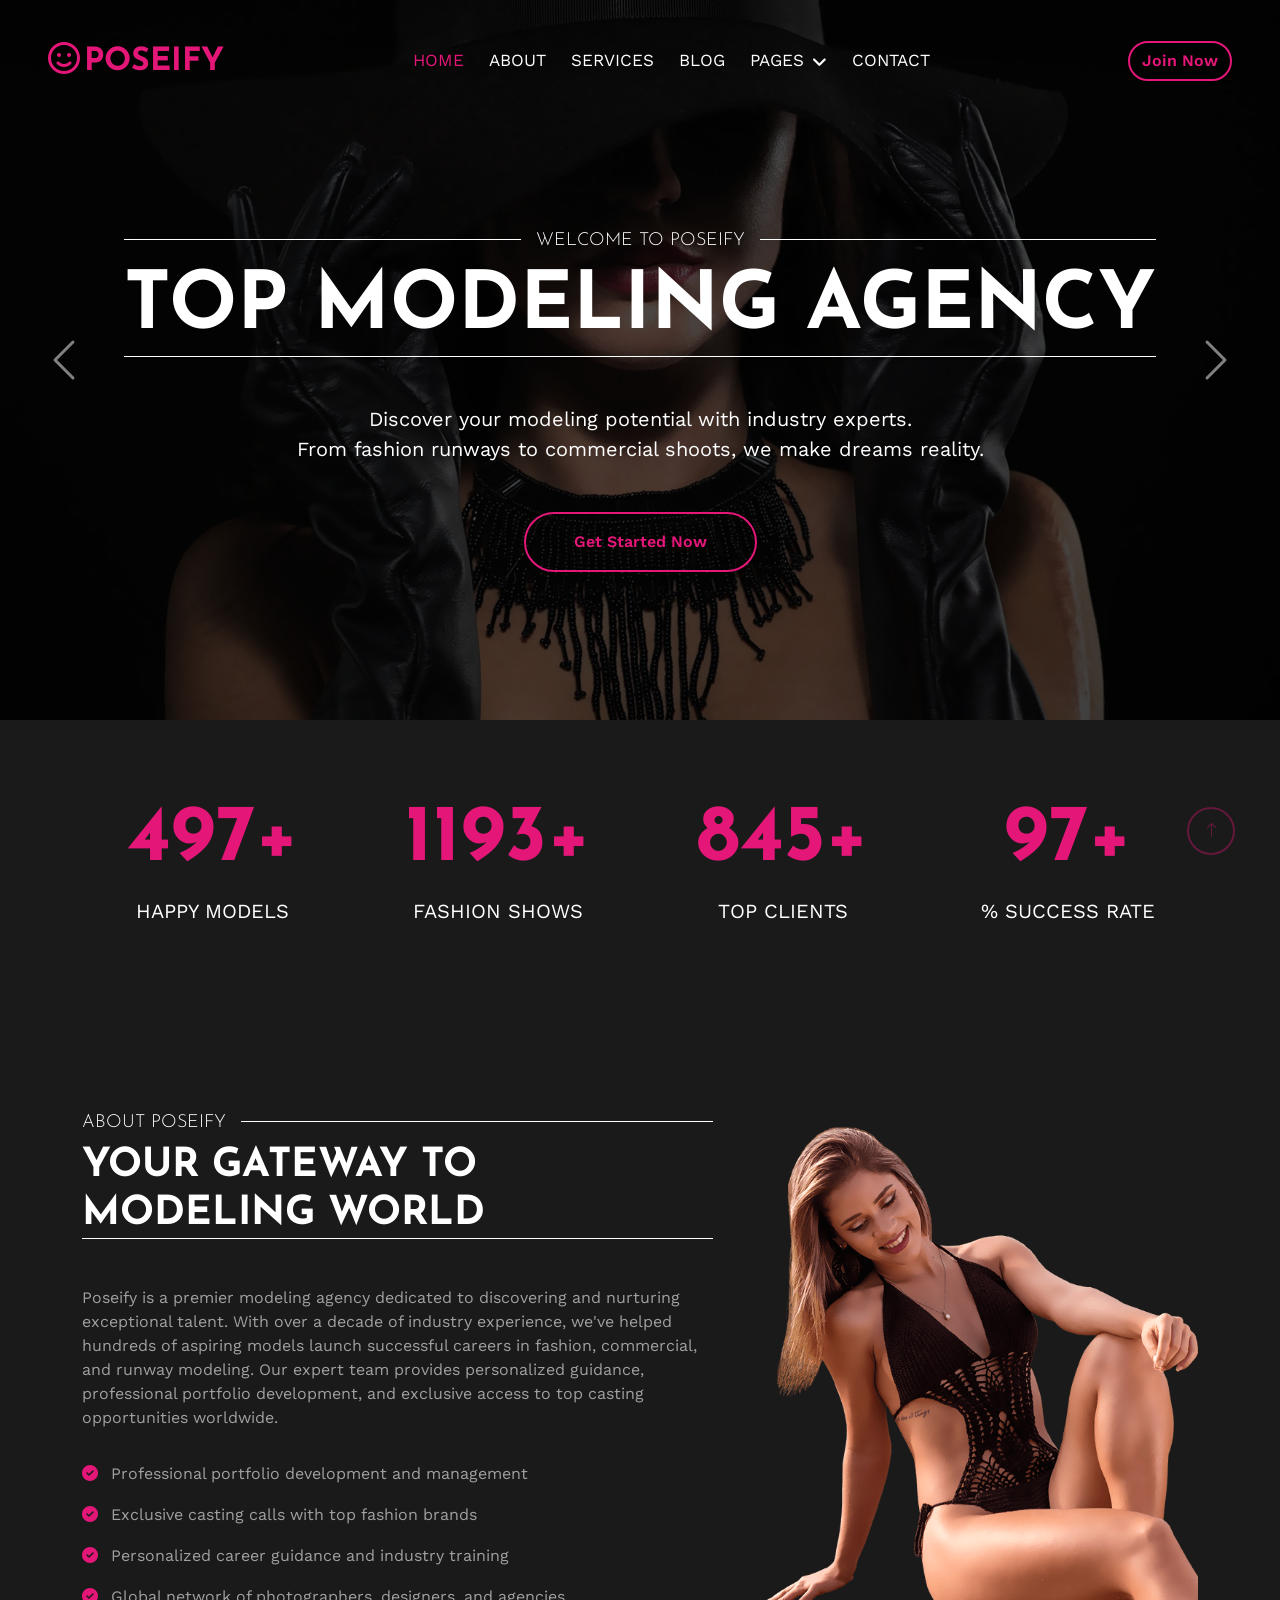
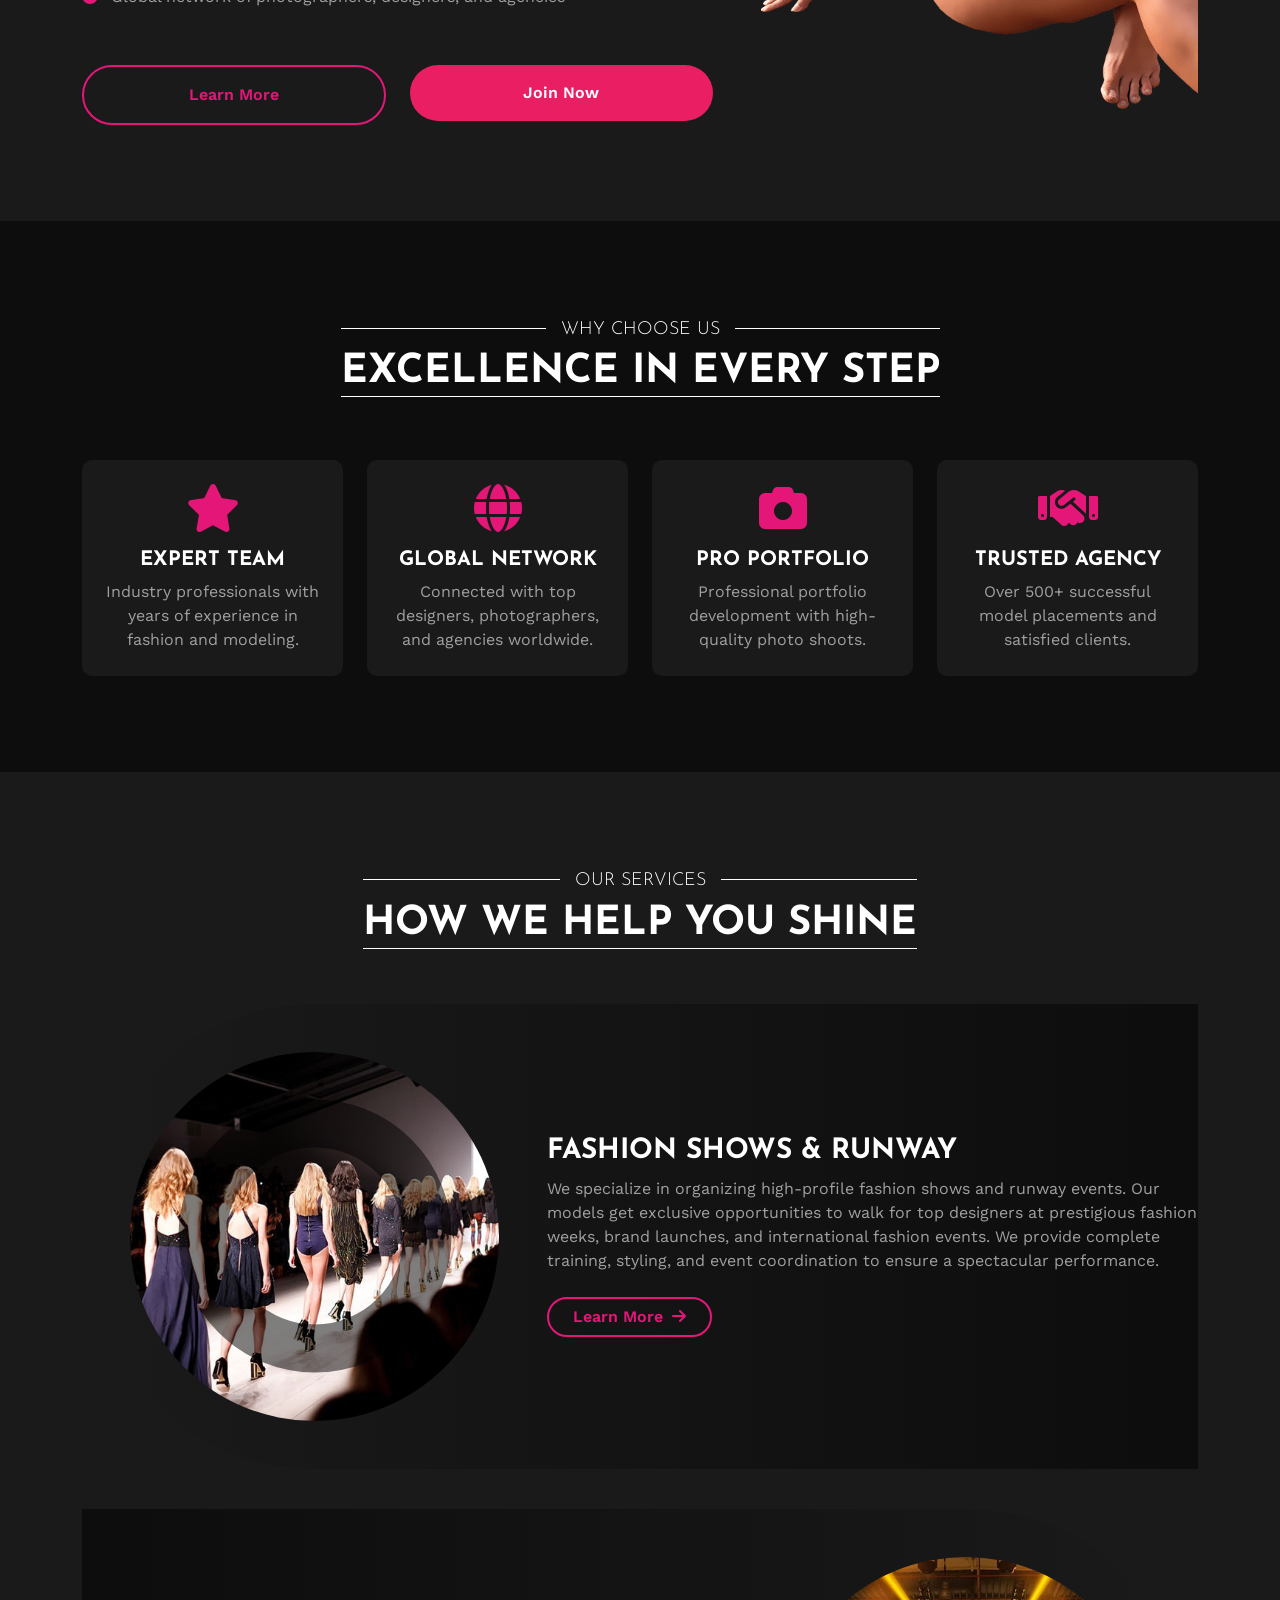
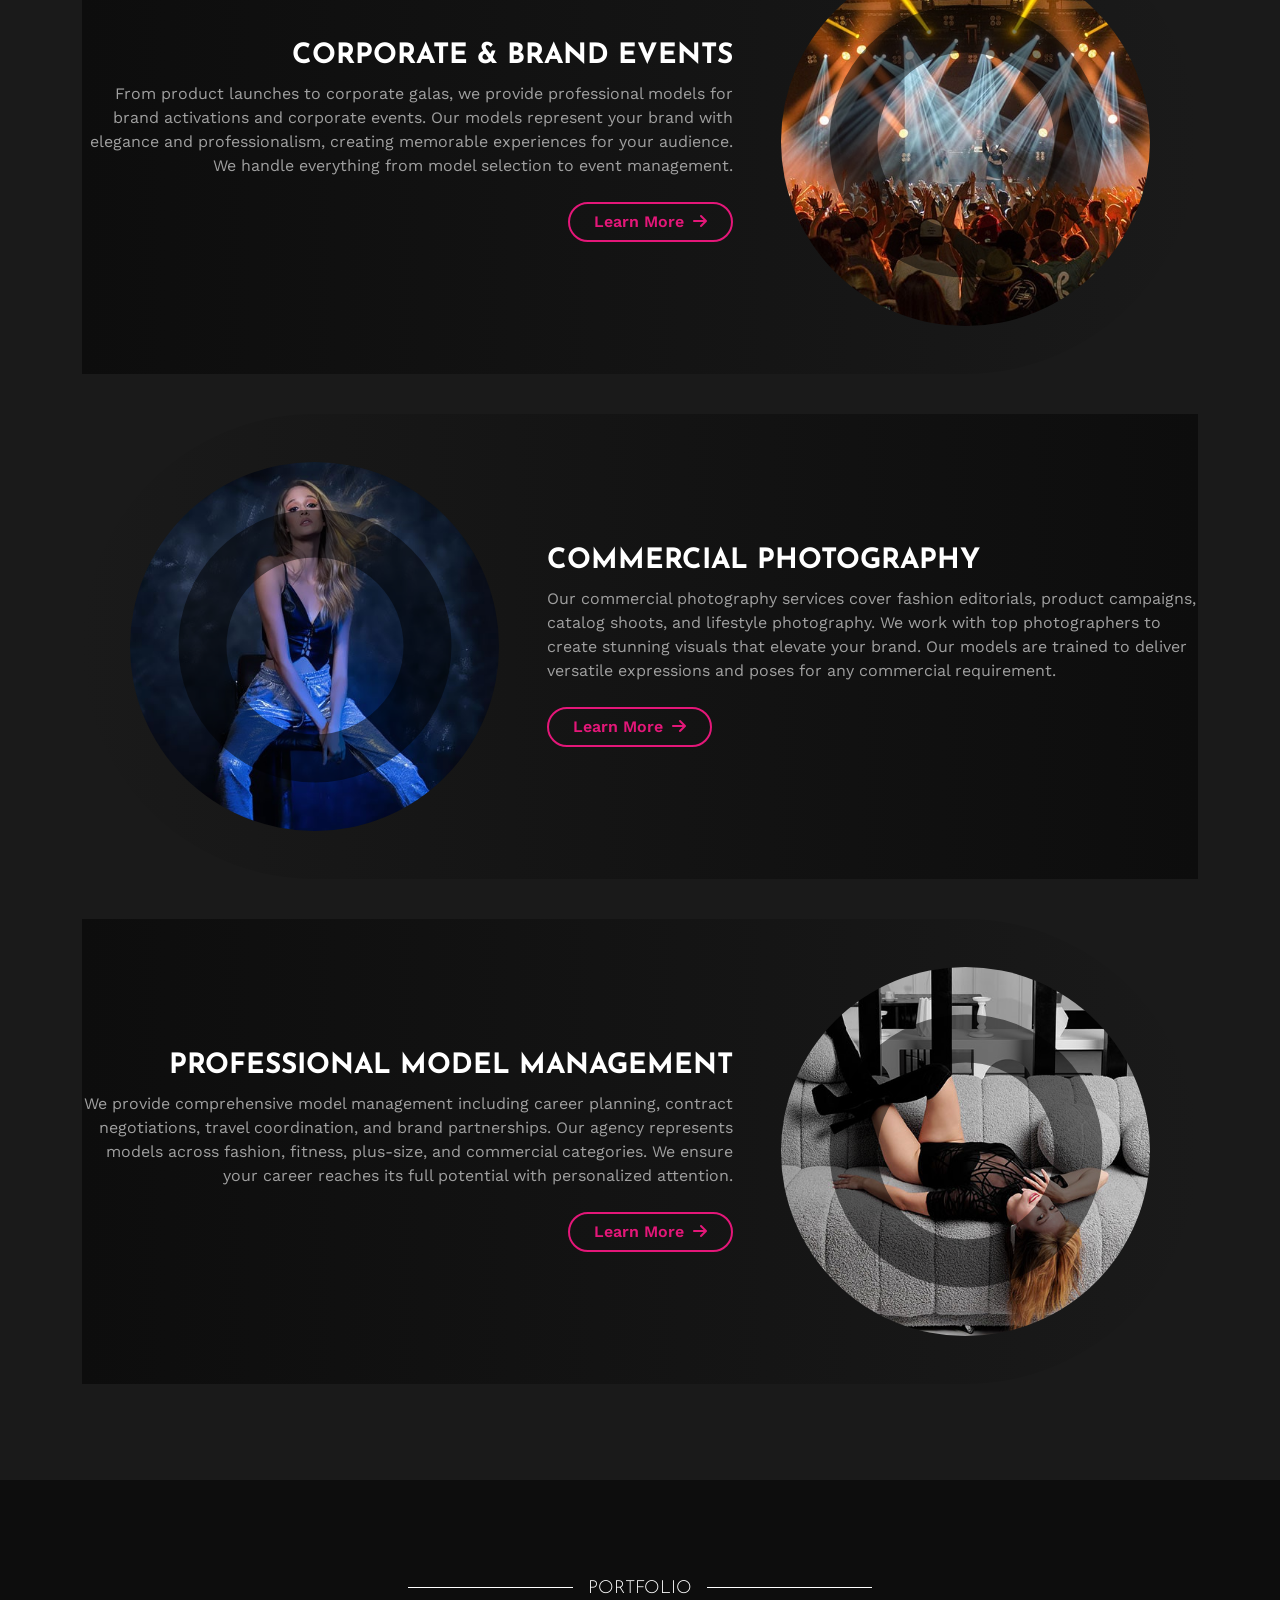
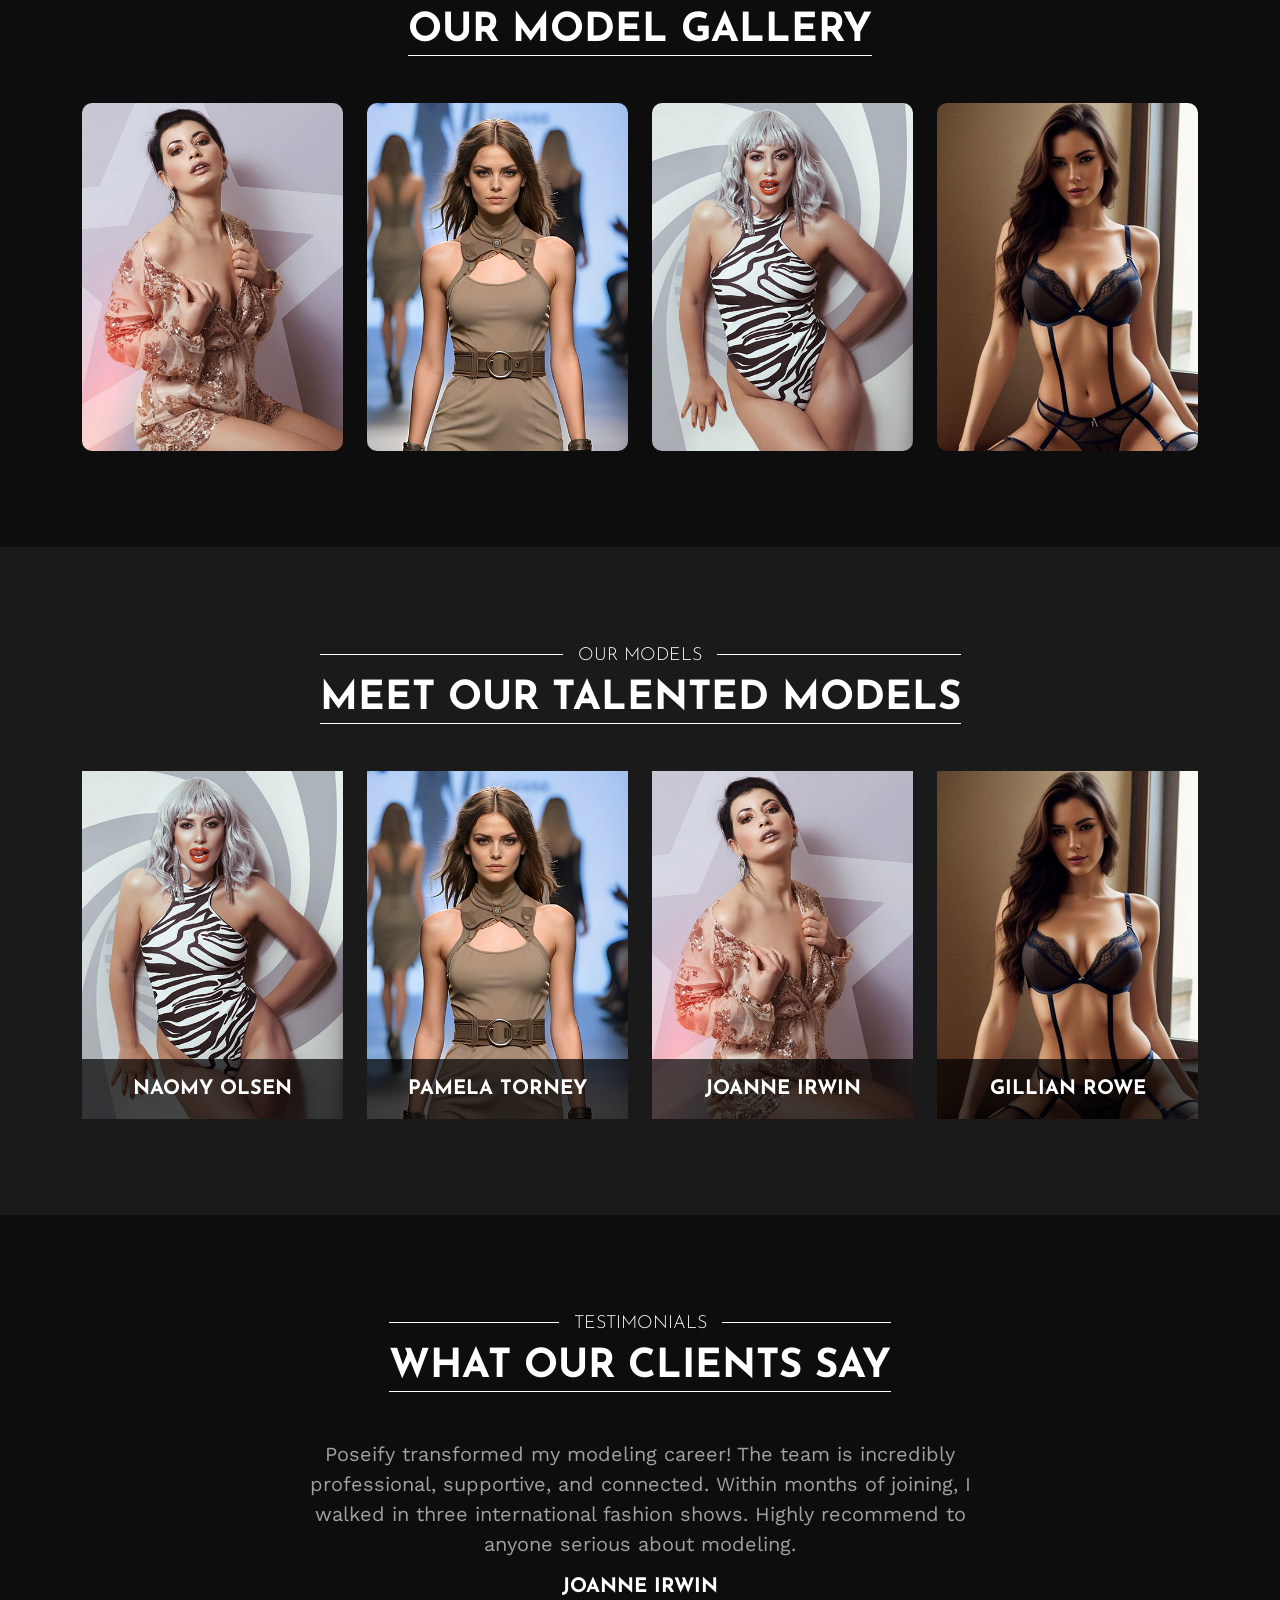
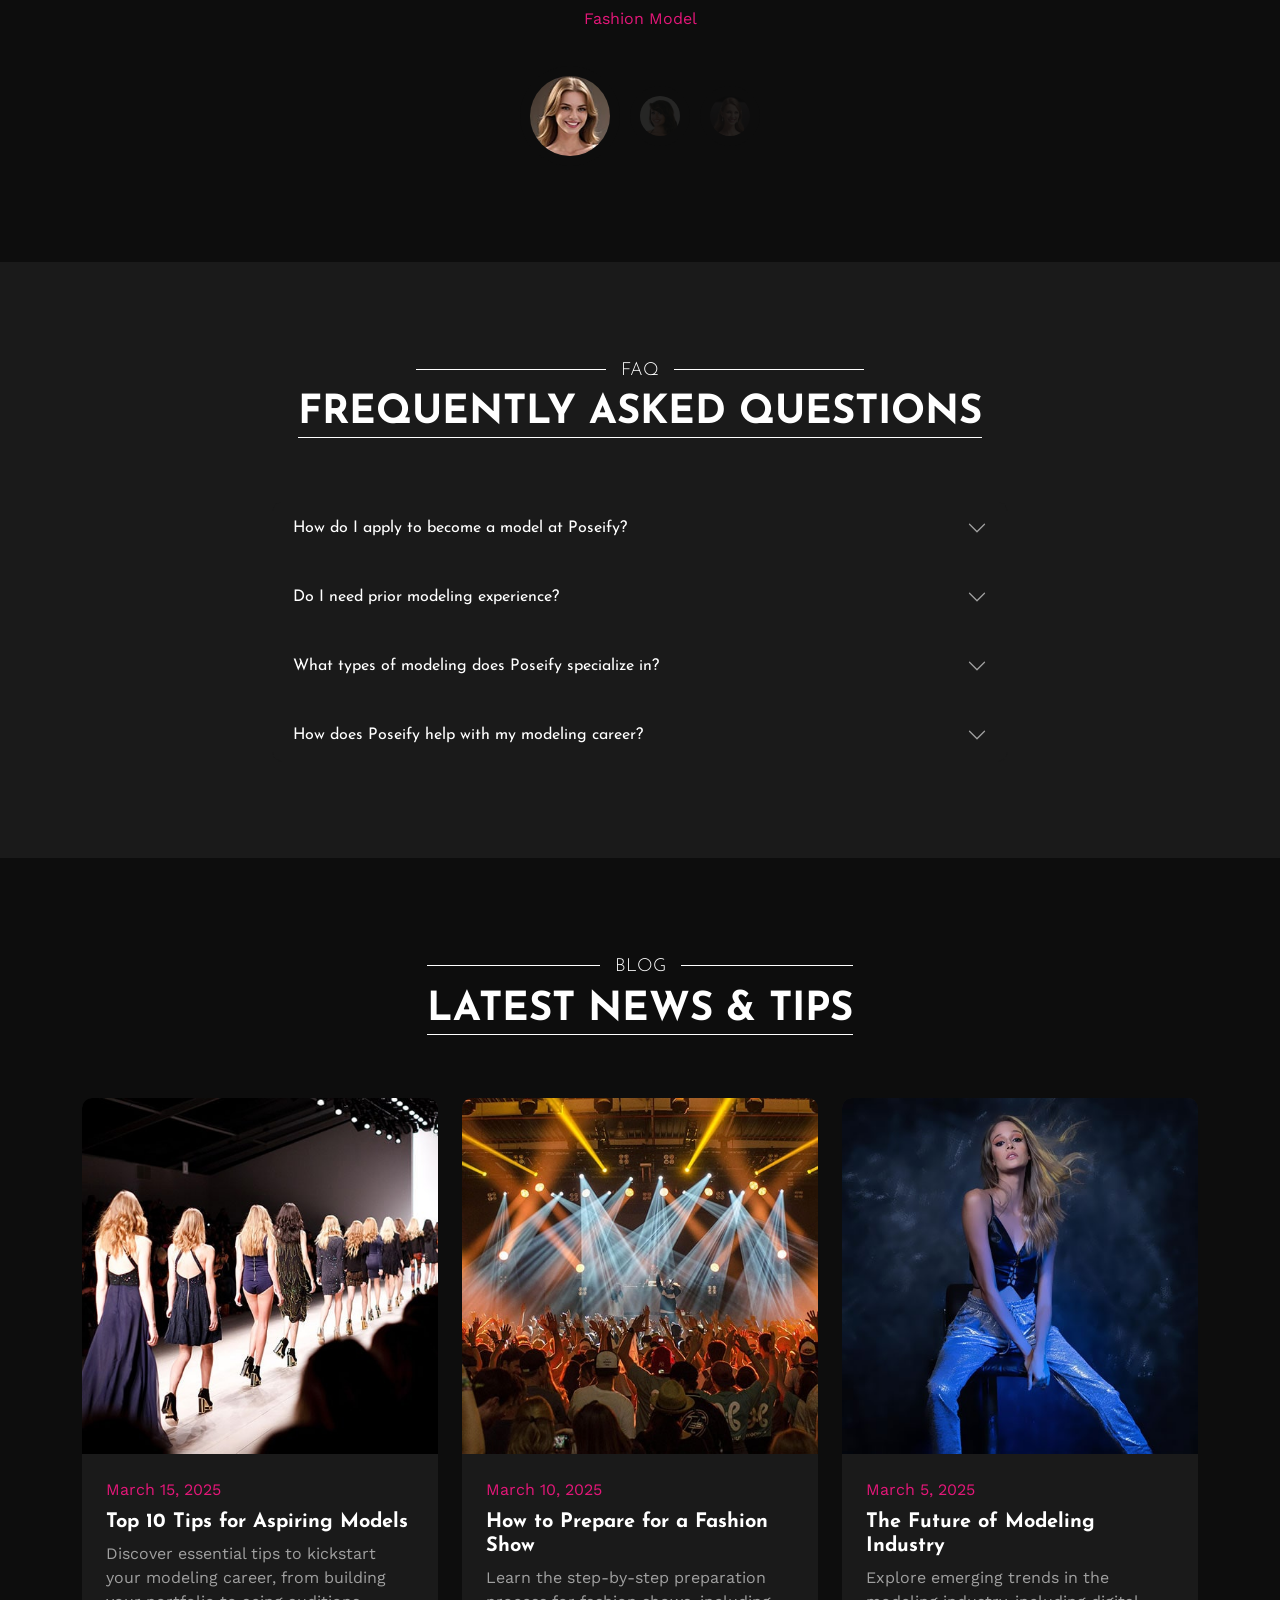
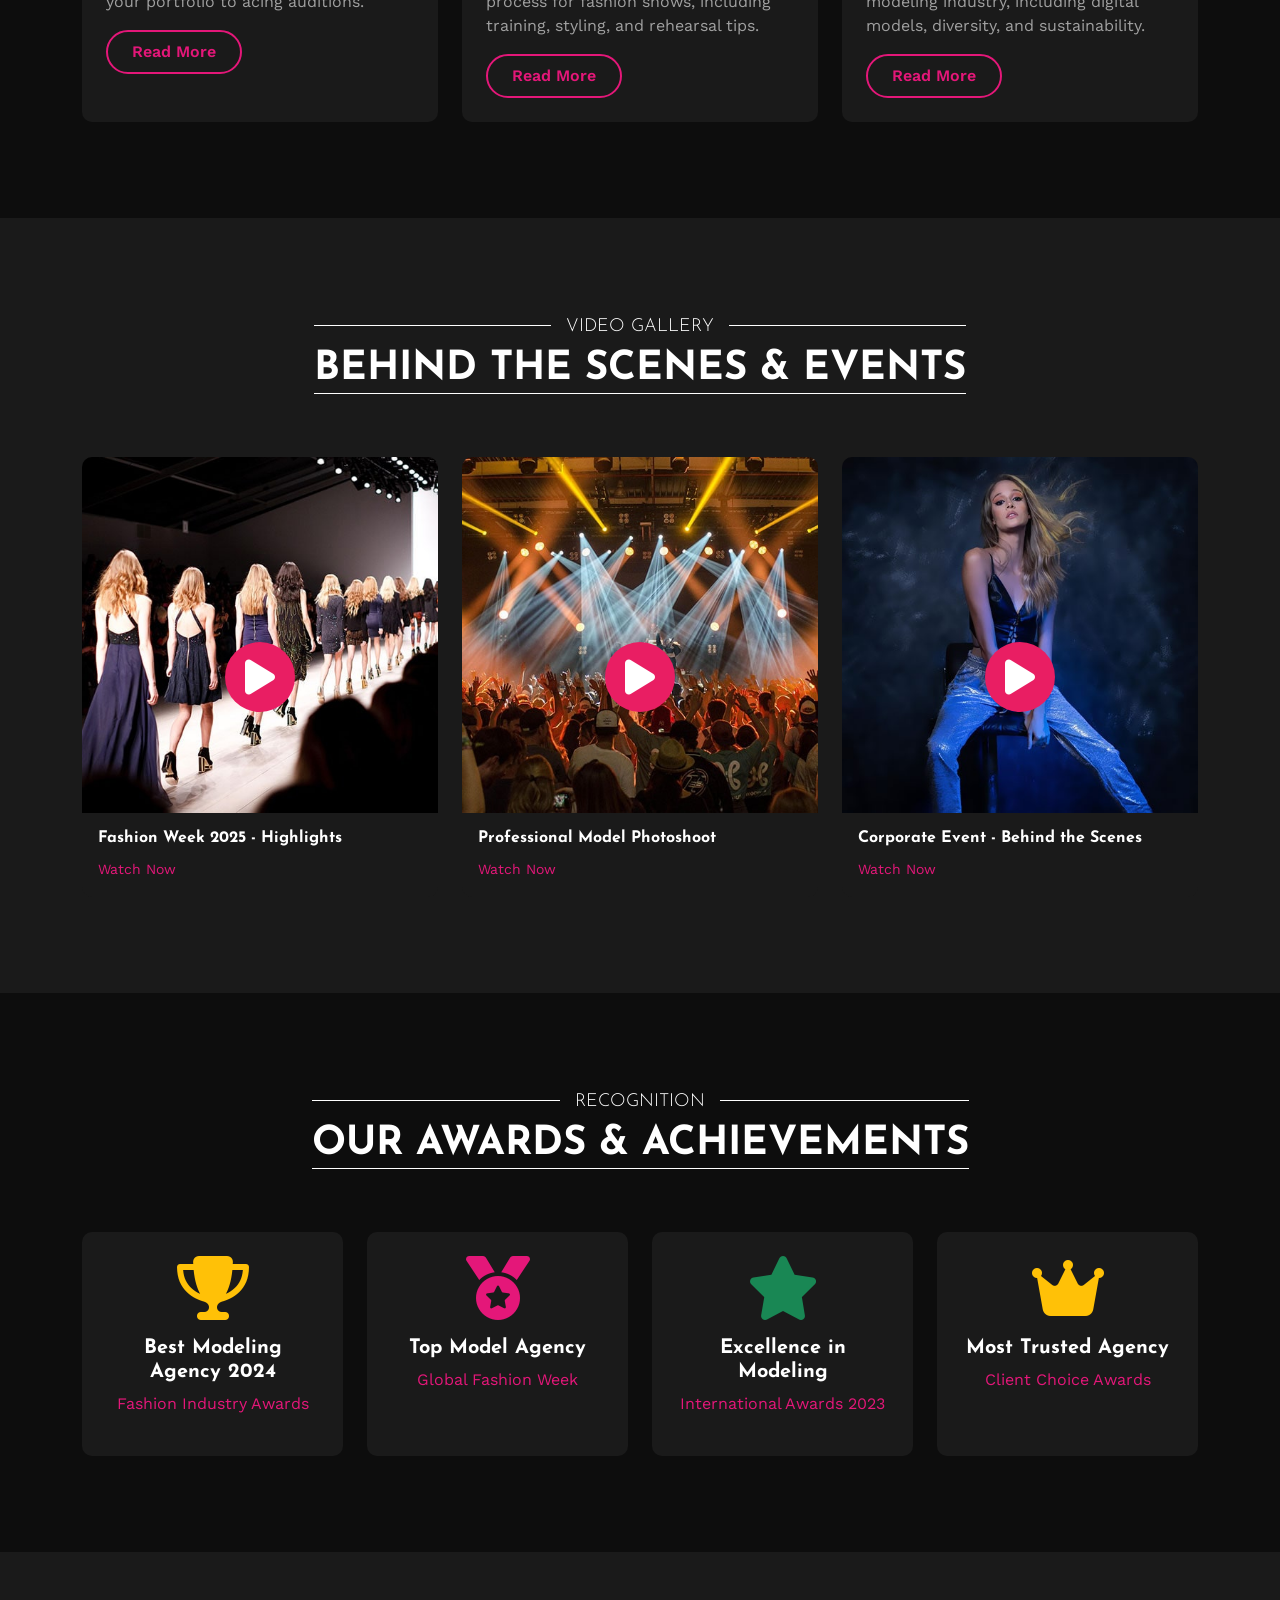
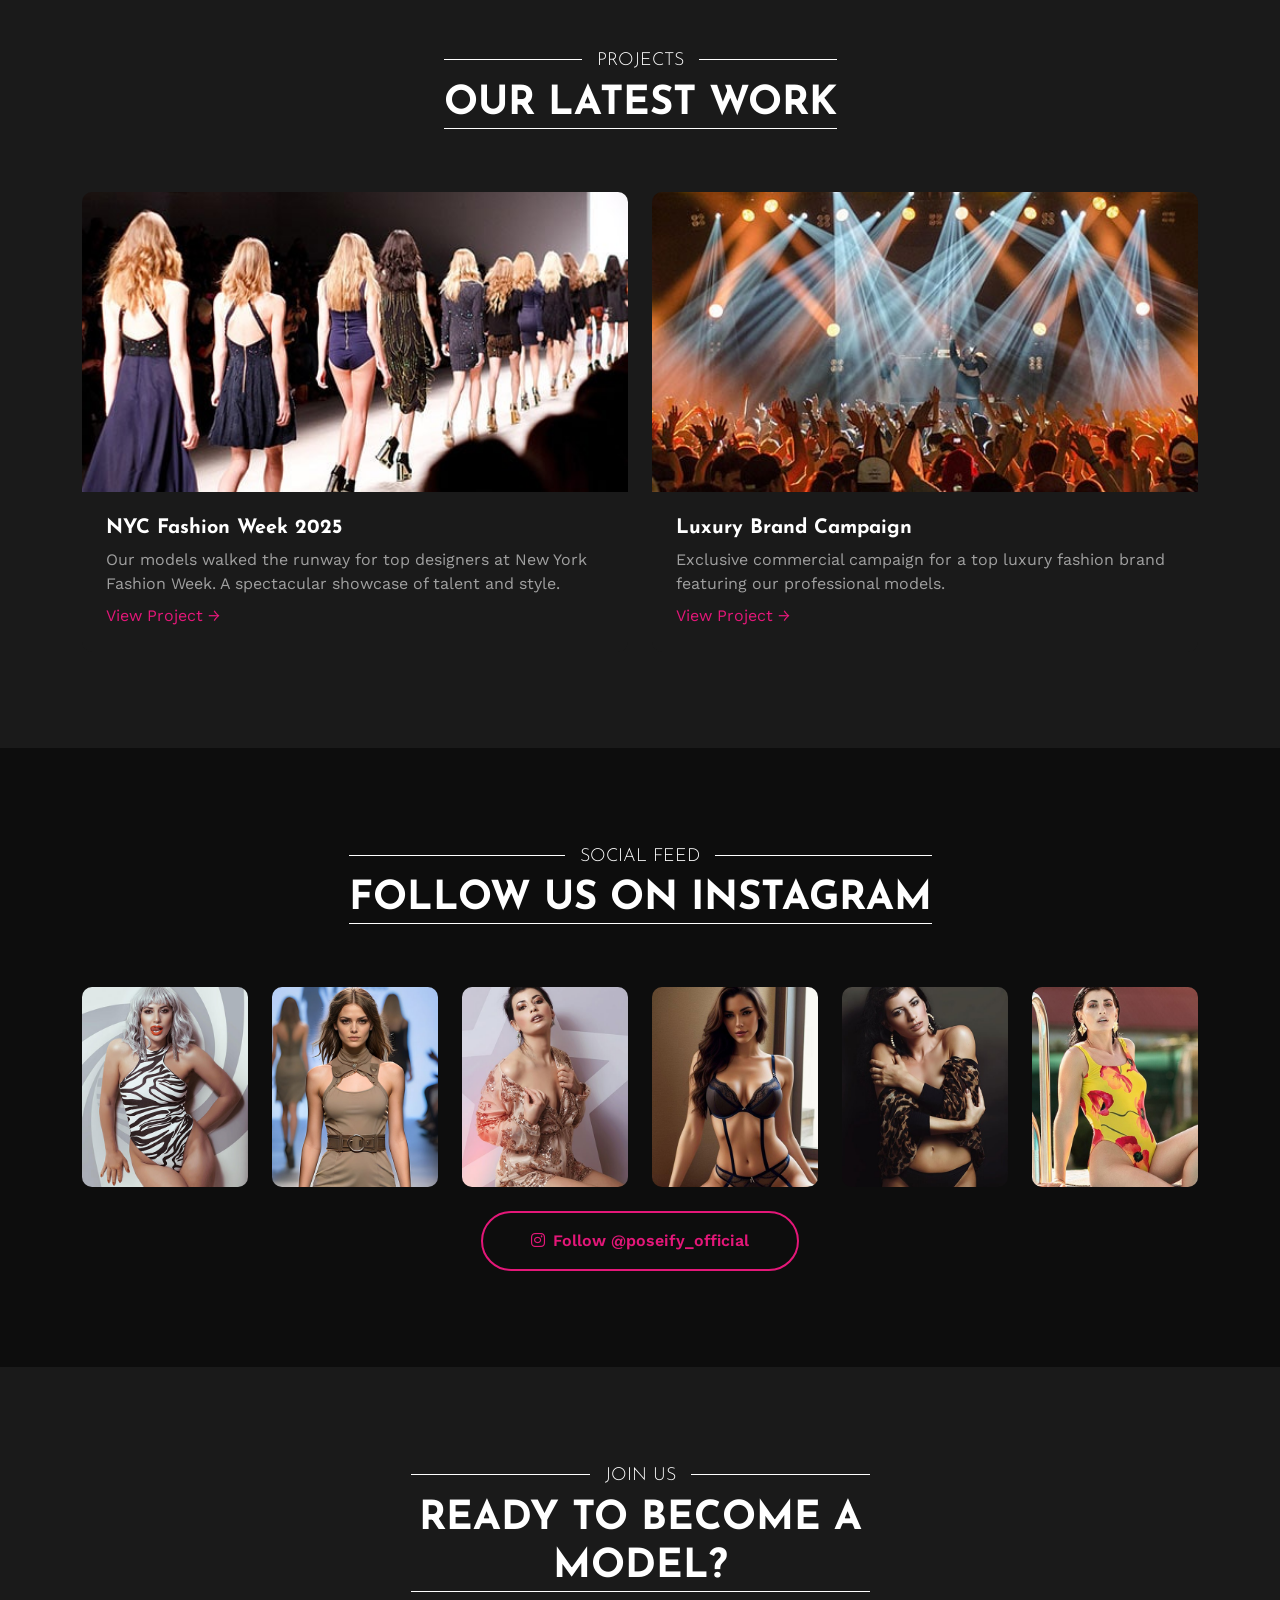
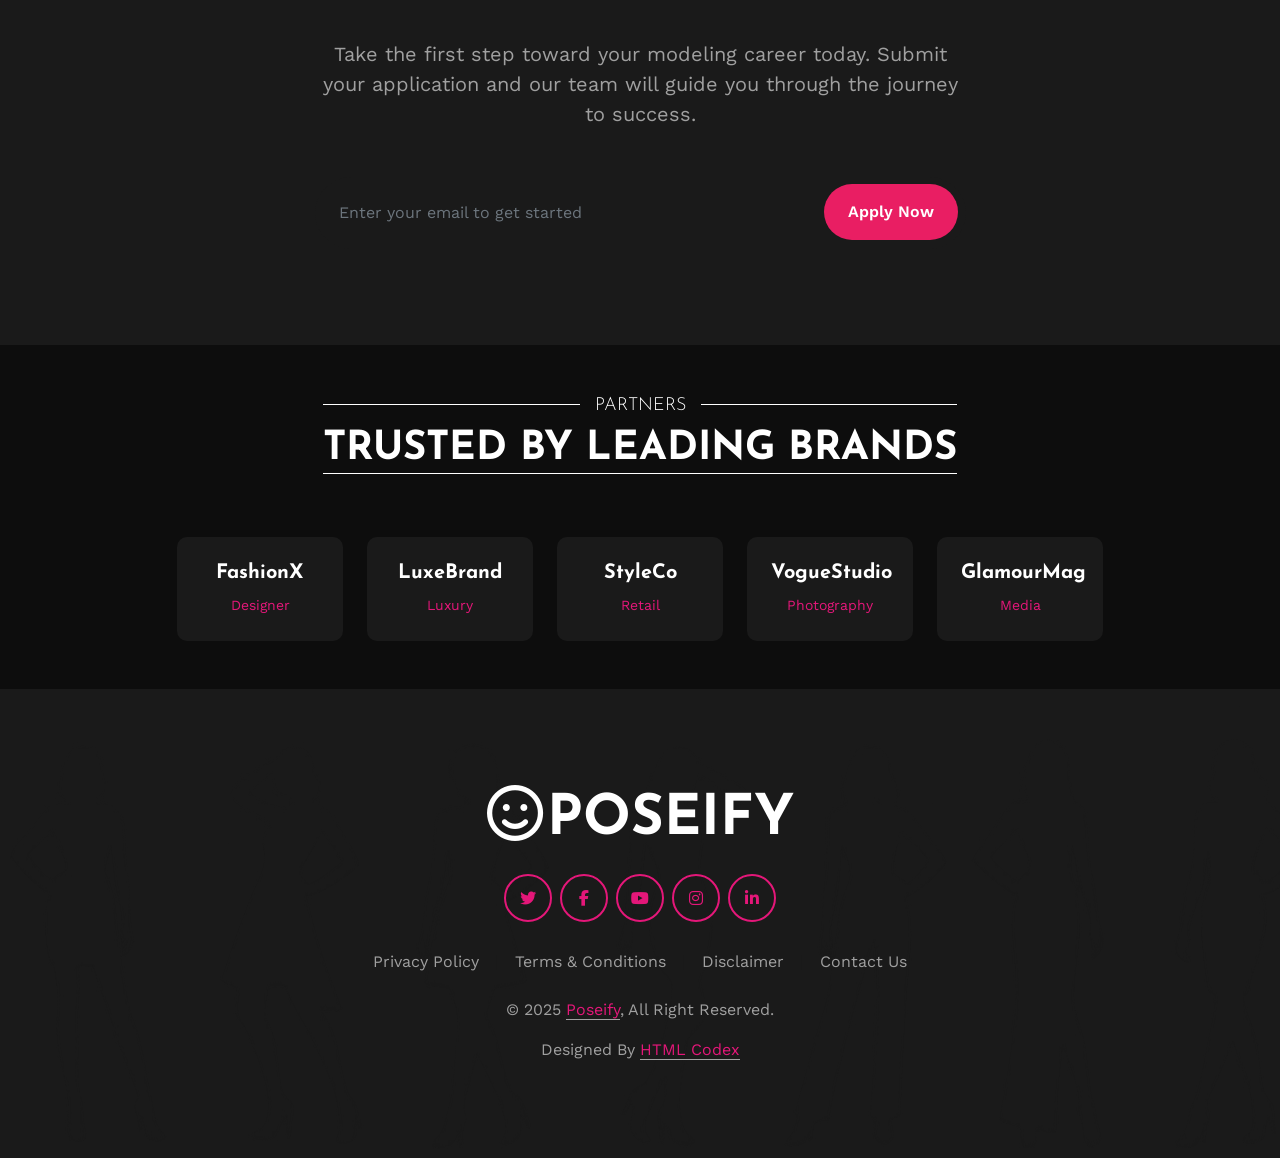
<file: index.html>
<!DOCTYPE html>
<html lang="en">

<head>
    <meta charset="utf-8">
    <title>Poseify - Premium Modeling Agency | Top Models & Fashion Events</title>
    <meta content="width=device-width, initial-scale=1.0" name="viewport">
    <meta name="description" content="Poseify is a leading modeling agency connecting top models with fashion shows, corporate events, and commercial shoots. Join us to start your modeling career today!">
    <meta name="keywords" content="modeling agency, fashion models, commercial modeling, casting calls, fashion shows, portfolio management">
    
    <!-- Open Graph Tags -->
    <meta property="og:title" content="Poseify - Premium Modeling Agency">
    <meta property="og:description" content="Top modeling agency for fashion shows, corporate events, and commercial shoots.">
    <meta property="og:type" content="website">
    <meta property="og:url" content="https://www.yourwebsite.com">
    <meta property="og:image" content="https://www.yourwebsite.com/img/og-image.jpg">
    
    <!-- Canonical Tag -->
    <link rel="canonical" href="https://www.yourwebsite.com/">

    <!-- Favicon -->
    <link href="img/favicon.ico" rel="icon">

    <!-- Google Web Fonts -->
    <link rel="preconnect" href="https://fonts.googleapis.com">
    <link rel="preconnect" href="https://fonts.gstatic.com" crossorigin>
    <link href="https://fonts.googleapis.com/css2?family=Josefin+Sans:wght@300;700&family=Work+Sans:wght@400;600&display=swap" rel="stylesheet">

    <!-- Icon Font Stylesheet -->
    <link href="https://cdnjs.cloudflare.com/ajax/libs/font-awesome/6.5.0/css/all.min.css" rel="stylesheet">
    <link href="https://cdn.jsdelivr.net/npm/bootstrap-icons@1.4.1/font/bootstrap-icons.css" rel="stylesheet">

    <!-- Libraries Stylesheet -->
    <link href="lib/animate/animate.min.css" rel="stylesheet">
    <link href="lib/lightbox/css/lightbox.min.css" rel="stylesheet">
    <link href="lib/owlcarousel/assets/owl.carousel.min.css" rel="stylesheet">

    <!-- Customized Bootstrap Stylesheet -->
    <link href="css/bootstrap.min.css" rel="stylesheet">

    <!-- Template Stylesheet -->
    <link href="css/style.css" rel="stylesheet">
    <script async src="https://pagead2.googlesyndication.com/pagead/js/adsbygoogle.js?client=ca-pub-5177822330952725"
     crossorigin="anonymous"></script>
    <!-- Adsense Script - Add your own Ad Unit ID -->
    <script async src="https://pagead2.googlesyndication.com/pagead/js/adsbygoogle.js?client=ca-pub-xxxxxxxxxxxxx" crossorigin="anonymous"></script>
</head>

<body>
    <!-- Spinner Start -->
    <div id="spinner" class="show bg-dark position-fixed translate-middle w-100 vh-100 top-50 start-50 d-flex align-items-center justify-content-center">
        <div class="spinner-grow text-primary" style="width: 3rem; height: 3rem;" role="status">
            <span class="sr-only">Loading...</span>
        </div>
    </div>
    <!-- Spinner End -->

    <!-- ============================================================ -->
    <!-- HEADER / NAVBAR - UPDATED -->
    <!-- ============================================================ -->
    <div class="container-fluid p-0">
        <nav class="navbar navbar-expand-lg navbar-dark px-lg-5">
            <a href="index.html" class="navbar-brand ms-4 ms-lg-0">
                <h2 class="mb-0 text-primary text-uppercase"><i class="fa-regular fa-face-smile me-1"></i>Poseify</h2>
            </a>
            <button type="button" class="navbar-toggler me-4" data-bs-toggle="collapse" data-bs-target="#navbarCollapse">
                <span class="navbar-toggler-icon"></span>
            </button>
            <div class="collapse navbar-collapse" id="navbarCollapse">
                <div class="navbar-nav mx-auto p-4 p-lg-0">
                    <a href="index.html" class="nav-item nav-link active">Home</a>
                    <a href="about.html" class="nav-item nav-link">About</a>
                    <a href="service.html" class="nav-item nav-link">Services</a>
                    <!-- Blog Link - Moved to Navbar (Outside Dropdown) -->
                    <a href="blog.html" class="nav-item nav-link">Blog</a>
                    <div class="nav-item dropdown">
                        <a href="#" class="nav-link dropdown-toggle" data-bs-toggle="dropdown">Pages</a>
                        <div class="dropdown-menu m-0">
                            <a href="team.html" class="dropdown-item">Our Models</a>
                            <a href="testimonial.html" class="dropdown-item">Testimonial</a>
                            <a href="portfolio.html" class="dropdown-item">Portfolio</a>
                            <a href="faq.html" class="dropdown-item">FAQ</a>
                            <a href="404.html" class="dropdown-item">404 Page</a>
                        </div>
                    </div>
                    <a href="contact.html" class="nav-item nav-link">Contact</a>
                </div>
                <div class="d-none d-lg-flex">
                    <a class="btn btn-outline-primary border-2" href="contact.html">Join Now</a>
                </div>
            </div>
        </nav>

        <!-- ============================================================ -->
        <!-- HERO CAROUSEL -->
        <!-- ============================================================ -->
        <div id="header-carousel" class="carousel slide" data-bs-ride="carousel">
            <div class="carousel-inner">
                <div class="carousel-item active">
                    <img class="w-100" src="img/carousel-1.jpg" alt="Poseify Modeling Agency - Fashion Models">
                    <div class="carousel-caption d-flex flex-column align-items-center justify-content-center">
                        <div class="title mx-5 px-5 animated slideInDown">
                            <div class="title-center">
                                <h5>Welcome to Poseify</h5>
                                <h1 class="display-1">Top Modeling Agency</h1>
                            </div>
                        </div>
                        <p class="fs-5 mb-5 animated slideInDown">Discover your modeling potential with industry experts.<br> From fashion runways to commercial shoots, we make dreams reality.</p>
                        <a href="contact.html" class="btn btn-outline-primary border-2 py-3 px-5 animated slideInDown">Get Started Now</a>
                    </div>
                </div>
                <div class="carousel-item">
                    <img class="w-100" src="img/carousel-2.jpg" alt="Professional Models Portfolio">
                    <div class="carousel-caption d-flex flex-column align-items-center justify-content-center">
                        <div class="title mx-5 px-5 animated slideInDown">
                            <div class="title-center">
                                <h5>Your Career Starts Here</h5>
                                <h1 class="display-1">Become a Model</h1>
                            </div>
                        </div>
                        <p class="fs-5 mb-5 animated slideInDown">Join our community of professional models and industry leaders.<br> We connect talent with top brands worldwide.</p>
                        <a href="contact.html" class="btn btn-outline-primary border-2 py-3 px-5 animated slideInDown">Apply Today</a>
                    </div>
                </div>
            </div>
            <button class="carousel-control-prev" type="button" data-bs-target="#header-carousel" data-bs-slide="prev">
                <span class="carousel-control-prev-icon" aria-hidden="true"></span>
                <span class="visually-hidden">Previous</span>
            </button>
            <button class="carousel-control-next" type="button" data-bs-target="#header-carousel" data-bs-slide="next">
                <span class="carousel-control-next-icon" aria-hidden="true"></span>
                <span class="visually-hidden">Next</span>
            </button>
        </div>
    </div>
    <!-- ============================================================ -->
    <!-- HERO END -->
    <!-- ============================================================ -->

    <!-- ============================================================ -->
    <!-- SECTION 1: STATS / COUNTER -->
    <!-- ============================================================ -->
    <div class="container-fluid py-5 bg-dark">
        <div class="container py-4">
            <div class="row g-4 text-center">
                <div class="col-lg-3 col-md-6 wow fadeInUp" data-wow-delay="0.1s">
                    <h1 class="display-1 text-primary counter" data-target="500">0</h1>
                    <p class="text-white text-uppercase fs-5">Happy Models</p>
                </div>
                <div class="col-lg-3 col-md-6 wow fadeInUp" data-wow-delay="0.3s">
                    <h1 class="display-1 text-primary counter" data-target="1200">0</h1>
                    <p class="text-white text-uppercase fs-5">Fashion Shows</p>
                </div>
                <div class="col-lg-3 col-md-6 wow fadeInUp" data-wow-delay="0.5s">
                    <h1 class="display-1 text-primary counter" data-target="850">0</h1>
                    <p class="text-white text-uppercase fs-5">Top Clients</p>
                </div>
                <div class="col-lg-3 col-md-6 wow fadeInUp" data-wow-delay="0.7s">
                    <h1 class="display-1 text-primary counter" data-target="98">0</h1>
                    <p class="text-white text-uppercase fs-5">% Success Rate</p>
                </div>
            </div>
        </div>
    </div>
    <!-- ============================================================ -->
    <!-- STATS END -->
    <!-- ============================================================ -->

    <!-- ============================================================ -->
    <!-- SECTION 2: ABOUT -->
    <!-- ============================================================ -->
    <div class="container-fluid bg-secondary">
        <div class="container">
            <div class="row g-5 align-items-center">
                <div class="col-lg-7 pb-0 pb-lg-5 py-5">
                    <div class="pb-0 pb-lg-5 py-5">
                        <div class="title wow fadeInUp" data-wow-delay="0.1s">
                            <div class="title-left">
                                <h5>About Poseify</h5>
                                <h1>Your Gateway to Modeling World</h1>
                            </div>
                        </div>
                        <p class="mb-4 wow fadeInUp" data-wow-delay="0.2s">Poseify is a premier modeling agency dedicated to discovering and nurturing exceptional talent. With over a decade of industry experience, we've helped hundreds of aspiring models launch successful careers in fashion, commercial, and runway modeling. Our expert team provides personalized guidance, professional portfolio development, and exclusive access to top casting opportunities worldwide.</p>
                        <ul class="list-group list-group-flush mb-5 wow fadeInUp" data-wow-delay="0.3s">
                            <li class="list-group-item bg-dark text-body border-secondary ps-0">
                                <i class="fa fa-check-circle text-primary me-2"></i> Professional portfolio development and management
                            </li>
                            <li class="list-group-item bg-dark text-body border-secondary ps-0">
                                <i class="fa fa-check-circle text-primary me-2"></i> Exclusive casting calls with top fashion brands
                            </li>
                            <li class="list-group-item bg-dark text-body border-secondary ps-0">
                                <i class="fa fa-check-circle text-primary me-2"></i> Personalized career guidance and industry training
                            </li>
                            <li class="list-group-item bg-dark text-body border-secondary ps-0">
                                <i class="fa fa-check-circle text-primary me-2"></i> Global network of photographers, designers, and agencies
                            </li>
                        </ul>
                        <div class="row wow fadeInUp" data-wow-delay="0.4s">
                            <div class="col-6">
                                <a href="about.html" class="btn btn-outline-primary border-2 py-3 w-100">Learn More</a>
                            </div>
                            <div class="col-6">
                                <a href="contact.html" class="btn btn-primary py-3 w-100">Join Now</a>
                            </div>
                        </div>
                    </div>
                </div>
                <div class="col-lg-5 wow fadeInUp" data-wow-delay="0.5s">
                    <img class="img-fluid rounded-3" src="img/about.png" alt="Poseify Modeling Agency About">
                </div>
            </div>
        </div>
    </div>
    <!-- ============================================================ -->
    <!-- ABOUT END -->
    <!-- ============================================================ -->

    <!-- ============================================================ -->
    <!-- SECTION 3: WHY CHOOSE US -->
    <!-- ============================================================ -->
    <div class="container-fluid py-5">
        <div class="container py-5">
            <div class="text-center mb-5">
                <div class="title wow fadeInUp" data-wow-delay="0.1s">
                    <div class="title-center">
                        <h5>Why Choose Us</h5>
                        <h1>Excellence in Every Step</h1>
                    </div>
                </div>
            </div>
            <div class="row g-4">
                <div class="col-lg-3 col-md-6 wow fadeInUp" data-wow-delay="0.1s">
                    <div class="bg-dark p-4 text-center rounded-3 h-100">
                        <i class="fa fa-star fa-3x text-primary mb-3"></i>
                        <h5 class="text-white text-uppercase">Expert Team</h5>
                        <p class="mb-0">Industry professionals with years of experience in fashion and modeling.</p>
                    </div>
                </div>
                <div class="col-lg-3 col-md-6 wow fadeInUp" data-wow-delay="0.3s">
                    <div class="bg-dark p-4 text-center rounded-3 h-100">
                        <i class="fa fa-globe fa-3x text-primary mb-3"></i>
                        <h5 class="text-white text-uppercase">Global Network</h5>
                        <p class="mb-0">Connected with top designers, photographers, and agencies worldwide.</p>
                    </div>
                </div>
                <div class="col-lg-3 col-md-6 wow fadeInUp" data-wow-delay="0.5s">
                    <div class="bg-dark p-4 text-center rounded-3 h-100">
                        <i class="fa fa-camera fa-3x text-primary mb-3"></i>
                        <h5 class="text-white text-uppercase">Pro Portfolio</h5>
                        <p class="mb-0">Professional portfolio development with high-quality photo shoots.</p>
                    </div>
                </div>
                <div class="col-lg-3 col-md-6 wow fadeInUp" data-wow-delay="0.7s">
                    <div class="bg-dark p-4 text-center rounded-3 h-100">
                        <i class="fa fa-handshake fa-3x text-primary mb-3"></i>
                        <h5 class="text-white text-uppercase">Trusted Agency</h5>
                        <p class="mb-0">Over 500+ successful model placements and satisfied clients.</p>
                    </div>
                </div>
            </div>
        </div>
    </div>
    <!-- ============================================================ -->
    <!-- WHY CHOOSE US END -->
    <!-- ============================================================ -->

    <!-- ============================================================ -->
    <!-- SECTION 4: SERVICES -->
    <!-- ============================================================ -->
    <div class="container-fluid py-5 bg-secondary">
        <div class="container py-5">
            <div class="text-center">
                <div class="title wow fadeInUp" data-wow-delay="0.1s">
                    <div class="title-center">
                        <h5>Our Services</h5>
                        <h1>How We Help You Shine</h1>
                    </div>
                </div>
            </div>
            <div class="service-item service-item-left">
                <div class="row g-0 align-items-center">
                    <div class="col-md-5">
                        <div class="service-img p-5 wow fadeInRight" data-wow-delay="0.2s">
                            <img class="img-fluid rounded-circle" src="img/service-1.jpg" alt="Fashion Shows">
                        </div>
                    </div>
                    <div class="col-md-7">
                        <div class="service-text px-5 px-md-0 py-md-5 wow fadeInRight" data-wow-delay="0.5s">
                            <h3 class="text-uppercase">Fashion Shows & Runway</h3>
                            <p class="mb-4">We specialize in organizing high-profile fashion shows and runway events. Our models get exclusive opportunities to walk for top designers at prestigious fashion weeks, brand launches, and international fashion events. We provide complete training, styling, and event coordination to ensure a spectacular performance.</p>
                            <a class="btn btn-outline-primary border-2 px-4" href="service.html">Learn More <i class="fa fa-arrow-right ms-1"></i></a>
                        </div>
                    </div>
                </div>
            </div>
            <div class="service-item service-item-right">
                <div class="row g-0 align-items-center">
                    <div class="col-md-5 order-md-1 text-md-end">
                        <div class="service-img p-5 wow fadeInLeft" data-wow-delay="0.2s">
                            <img class="img-fluid rounded-circle" src="img/service-2.jpg" alt="Corporate Events">
                        </div>
                    </div>
                    <div class="col-md-7">
                        <div class="service-text px-5 px-md-0 py-md-5 text-md-end wow fadeInLeft" data-wow-delay="0.5s">
                            <h3 class="text-uppercase">Corporate & Brand Events</h3>
                            <p class="mb-4">From product launches to corporate galas, we provide professional models for brand activations and corporate events. Our models represent your brand with elegance and professionalism, creating memorable experiences for your audience. We handle everything from model selection to event management.</p>
                            <a class="btn btn-outline-primary border-2 px-4" href="service.html">Learn More <i class="fa fa-arrow-right ms-1"></i></a>
                        </div>
                    </div>
                </div>
            </div>
            <div class="service-item service-item-left">
                <div class="row g-0 align-items-center">
                    <div class="col-md-5">
                        <div class="service-img p-5 wow fadeInRight" data-wow-delay="0.2s">
                            <img class="img-fluid rounded-circle" src="img/service-3.jpg" alt="Commercial Photo Shoots">
                        </div>
                    </div>
                    <div class="col-md-7">
                        <div class="service-text px-5 px-md-0 py-md-5 wow fadeInRight" data-wow-delay="0.5s">
                            <h3 class="text-uppercase">Commercial Photography</h3>
                            <p class="mb-4">Our commercial photography services cover fashion editorials, product campaigns, catalog shoots, and lifestyle photography. We work with top photographers to create stunning visuals that elevate your brand. Our models are trained to deliver versatile expressions and poses for any commercial requirement.</p>
                            <a class="btn btn-outline-primary border-2 px-4" href="service.html">Learn More <i class="fa fa-arrow-right ms-1"></i></a>
                        </div>
                    </div>
                </div>
            </div>
            <div class="service-item service-item-right">
                <div class="row g-0 align-items-center">
                    <div class="col-md-5 order-md-1 text-md-end">
                        <div class="service-img p-5 wow fadeInLeft" data-wow-delay="0.2s">
                            <img class="img-fluid rounded-circle" src="img/service-4.jpg" alt="Professional Modeling">
                        </div>
                    </div>
                    <div class="col-md-7">
                        <div class="service-text px-5 px-md-0 py-md-5 text-md-end wow fadeInLeft" data-wow-delay="0.5s">
                            <h3 class="text-uppercase">Professional Model Management</h3>
                            <p class="mb-4">We provide comprehensive model management including career planning, contract negotiations, travel coordination, and brand partnerships. Our agency represents models across fashion, fitness, plus-size, and commercial categories. We ensure your career reaches its full potential with personalized attention.</p>
                            <a class="btn btn-outline-primary border-2 px-4" href="service.html">Learn More <i class="fa fa-arrow-right ms-1"></i></a>
                        </div>
                    </div>
                </div>
            </div>
        </div>
    </div>
    <!-- ============================================================ -->
    <!-- SERVICES END -->
    <!-- ============================================================ -->

    <!-- ============================================================ -->
    <!-- SECTION 5: PORTFOLIO / GALLERY -->
    <!-- ============================================================ -->
    <div class="container-fluid py-5">
        <div class="container py-5">
            <div class="text-center">
                <div class="title wow fadeInUp" data-wow-delay="0.1s">
                    <div class="title-center">
                        <h5>Portfolio</h5>
                        <h1>Our Model Gallery</h1>
                    </div>
                </div>
            </div>
            <div class="row g-4">
                <div class="col-lg-3 col-md-6 wow fadeInUp" data-wow-delay="0.1s">
                    <div class="position-relative overflow-hidden rounded-3">
                        <img class="img-fluid w-100" src="img/team-3.jpg" alt="Model Portfolio">
                        <div class="overlay bg-dark bg-opacity-75 position-absolute top-0 start-0 w-100 h-100 d-flex align-items-center justify-content-center opacity-0 transition">
                            <a href="team.html" class="btn btn-primary">View Profile</a>
                        </div>
                    </div>
                </div>
                <div class="col-lg-3 col-md-6 wow fadeInUp" data-wow-delay="0.3s">
                    <div class="position-relative overflow-hidden rounded-3">
                        <img class="img-fluid w-100" src="img/team-2.jpg" alt="Model Portfolio">
                        <div class="overlay bg-dark bg-opacity-75 position-absolute top-0 start-0 w-100 h-100 d-flex align-items-center justify-content-center opacity-0 transition">
                            <a href="team.html" class="btn btn-primary">View Profile</a>
                        </div>
                    </div>
                </div>
                <div class="col-lg-3 col-md-6 wow fadeInUp" data-wow-delay="0.5s">
                    <div class="position-relative overflow-hidden rounded-3">
                        <img class="img-fluid w-100" src="img/team-1.jpg" alt="Model Portfolio">
                        <div class="overlay bg-dark bg-opacity-75 position-absolute top-0 start-0 w-100 h-100 d-flex align-items-center justify-content-center opacity-0 transition">
                            <a href="team.html" class="btn btn-primary">View Profile</a>
                        </div>
                    </div>
                </div>
                <div class="col-lg-3 col-md-6 wow fadeInUp" data-wow-delay="0.7s">
                    <div class="position-relative overflow-hidden rounded-3">
                        <img class="img-fluid w-100" src="img/team-4.jpg" alt="Model Portfolio">
                        <div class="overlay bg-dark bg-opacity-75 position-absolute top-0 start-0 w-100 h-100 d-flex align-items-center justify-content-center opacity-0 transition">
                            <a href="team.html" class="btn btn-primary">View Profile</a>
                        </div>
                    </div>
                </div>
            </div>
        </div>
    </div>
    <!-- ============================================================ -->
    <!-- PORTFOLIO END -->
    <!-- ============================================================ -->

    <!-- ============================================================ -->
    <!-- SECTION 6: TEAM -->
    <!-- ============================================================ -->
    <div class="container-fluid py-5 bg-secondary">
        <div class="container py-5">
            <div class="text-center">
                <div class="title wow fadeInUp" data-wow-delay="0.1s">
                    <div class="title-center">
                        <h5>Our Models</h5>
                        <h1>Meet Our Talented Models</h1>
                    </div>
                </div>
            </div>
            <div class="row g-4">
                <div class="col-lg-3 col-md-6 wow fadeInUp" data-wow-delay="0.1s">
                    <div class="team-item">
                        <div class="team-body">
                            <div class="team-before">
                                <span>Age: 22</span>
                                <span>Height: 185cm</span>
                                <span>Weight: 55kg</span>
                                <span>Bust: 79cm</span>
                                <span>Waist: 59cm</span>
                                <span>Hips: 89cm</span>
                            </div>
                            <img class="img-fluid" src="img/team-1.jpg" alt="Naomy Olsen - Model">
                            <div class="team-after">
                                <span>22</span>
                                <span>185</span>
                                <span>55</span>
                                <span>79</span>
                                <span>59</span>
                                <span>89</span>
                            </div>
                        </div>
                        <a class="team-name" href="#">
                            <h5 class="text-uppercase mb-0">Naomy Olsen</h5>
                        </a>
                    </div>
                </div>
                <div class="col-lg-3 col-md-6 wow fadeInUp" data-wow-delay="0.3s">
                    <div class="team-item">
                        <div class="team-body">
                            <div class="team-before">
                                <span>Age: 24</span>
                                <span>Height: 178cm</span>
                                <span>Weight: 60kg</span>
                                <span>Bust: 82cm</span>
                                <span>Waist: 62cm</span>
                                <span>Hips: 92cm</span>
                            </div>
                            <img class="img-fluid" src="img/team-2.jpg" alt="Pamela Torney - Model">
                            <div class="team-after">
                                <span>24</span>
                                <span>178</span>
                                <span>60</span>
                                <span>82</span>
                                <span>62</span>
                                <span>92</span>
                            </div>
                        </div>
                        <a class="team-name" href="#">
                            <h5 class="text-uppercase mb-0">Pamela Torney</h5>
                        </a>
                    </div>
                </div>
                <div class="col-lg-3 col-md-6 wow fadeInUp" data-wow-delay="0.5s">
                    <div class="team-item">
                        <div class="team-body">
                            <div class="team-before">
                                <span>Age: 21</span>
                                <span>Height: 182cm</span>
                                <span>Weight: 58kg</span>
                                <span>Bust: 80cm</span>
                                <span>Waist: 60cm</span>
                                <span>Hips: 90cm</span>
                            </div>
                            <img class="img-fluid" src="img/team-3.jpg" alt="Joanne Irwin - Model">
                            <div class="team-after">
                                <span>21</span>
                                <span>182</span>
                                <span>58</span>
                                <span>80</span>
                                <span>60</span>
                                <span>90</span>
                            </div>
                        </div>
                        <a class="team-name" href="#">
                            <h5 class="text-uppercase mb-0">Joanne Irwin</h5>
                        </a>
                    </div>
                </div>
                <div class="col-lg-3 col-md-6 wow fadeInUp" data-wow-delay="0.7s">
                    <div class="team-item">
                        <div class="team-body">
                            <div class="team-before">
                                <span>Age: 23</span>
                                <span>Height: 180cm</span>
                                <span>Weight: 57kg</span>
                                <span>Bust: 81cm</span>
                                <span>Waist: 61cm</span>
                                <span>Hips: 91cm</span>
                            </div>
                            <img class="img-fluid" src="img/team-4.jpg" alt="Gillian Rowe - Model">
                            <div class="team-after">
                                <span>23</span>
                                <span>180</span>
                                <span>57</span>
                                <span>81</span>
                                <span>61</span>
                                <span>91</span>
                            </div>
                        </div>
                        <a class="team-name" href="#">
                            <h5 class="text-uppercase mb-0">Gillian Rowe</h5>
                        </a>
                    </div>
                </div>
            </div>
        </div>
    </div>
    <!-- ============================================================ -->
    <!-- TEAM END -->
    <!-- ============================================================ -->

    <!-- ============================================================ -->
    <!-- SECTION 7: TESTIMONIALS -->
    <!-- ============================================================ -->
    <div class="container-fluid py-5">
        <div class="container py-5">
            <div class="text-center">
                <div class="title wow fadeInUp" data-wow-delay="0.1s">
                    <div class="title-center">
                        <h5>Testimonials</h5>
                        <h1>What Our Clients Say</h1>
                    </div>
                </div>
            </div>
            <div class="owl-carousel testimonial-carousel wow fadeInUp" data-wow-delay="0.3s">
                <div class="testimonial-item text-center" data-dot="<img class='img-fluid' src='img/testimonial-1.jpg' alt=''>">
                    <p class="fs-5">Poseify transformed my modeling career! The team is incredibly professional, supportive, and connected. Within months of joining, I walked in three international fashion shows. Highly recommend to anyone serious about modeling.</p>
                    <h5 class="text-uppercase">Joanne Irwin</h5>
                    <span class="text-primary">Fashion Model</span>
                </div>
                <div class="testimonial-item text-center" data-dot="<img class='img-fluid' src='img/testimonial-2.jpg' alt=''>">
                    <p class="fs-5">As a photographer, I've worked with many agencies, but Poseify stands out. Their models are always prepared, professional, and deliver exceptional results. The agency's communication and reliability are unmatched.</p>
                    <h5 class="text-uppercase">Lana Anderson</h5>
                    <span class="text-primary">Photographer</span>
                </div>
                <div class="testimonial-item text-center" data-dot="<img class='img-fluid' src='img/testimonial-3.jpg' alt=''>">
                    <p class="fs-5">Poseify helped me find the perfect models for our luxury brand campaign. The entire process was seamless from casting to execution. Their models truly represented our brand's elegance and sophistication.</p>
                    <h5 class="text-uppercase">Pamela Torney</h5>
                    <span class="text-primary">Brand Manager</span>
                </div>
            </div>      
        </div>
    </div>
    <!-- ============================================================ -->
    <!-- TESTIMONIALS END -->
    <!-- ============================================================ -->

    <!-- ============================================================ -->
    <!-- SECTION 8: FAQ -->
    <!-- ============================================================ -->
    <div class="container-fluid py-5 bg-secondary">
        <div class="container py-5">
            <div class="text-center mb-5">
                <div class="title wow fadeInUp" data-wow-delay="0.1s">
                    <div class="title-center">
                        <h5>FAQ</h5>
                        <h1>Frequently Asked Questions</h1>
                    </div>
                </div>
            </div>
            <div class="row justify-content-center">
                <div class="col-lg-8">
                    <div class="accordion" id="faqAccordion">
                        <div class="accordion-item bg-dark border-secondary mb-3">
                            <h2 class="accordion-header">
                                <button class="accordion-button bg-dark text-white collapsed" type="button" data-bs-toggle="collapse" data-bs-target="#faq1">
                                    How do I apply to become a model at Poseify?
                                </button>
                            </h2>
                            <div id="faq1" class="accordion-collapse collapse" data-bs-parent="#faqAccordion">
                                <div class="accordion-body text-body">Simply visit our Contact page and fill out the application form. Upload your portfolio or recent photos, and our team will review your application. If selected, we'll invite you for a professional photoshoot and interview.</div>
                            </div>
                        </div>
                        <div class="accordion-item bg-dark border-secondary mb-3">
                            <h2 class="accordion-header">
                                <button class="accordion-button bg-dark text-white collapsed" type="button" data-bs-toggle="collapse" data-bs-target="#faq2">
                                    Do I need prior modeling experience?
                                </button>
                            </h2>
                            <div id="faq2" class="accordion-collapse collapse" data-bs-parent="#faqAccordion">
                                <div class="accordion-body text-body">Not at all! We work with aspiring models of all experience levels. Our team provides comprehensive training and development programs to help you build confidence, skills, and a professional portfolio.</div>
                            </div>
                        </div>
                        <div class="accordion-item bg-dark border-secondary mb-3">
                            <h2 class="accordion-header">
                                <button class="accordion-button bg-dark text-white collapsed" type="button" data-bs-toggle="collapse" data-bs-target="#faq3">
                                    What types of modeling does Poseify specialize in?
                                </button>
                            </h2>
                            <div id="faq3" class="accordion-collapse collapse" data-bs-parent="#faqAccordion">
                                <div class="accordion-body text-body">We specialize in fashion runway, commercial campaigns, editorial shoots, corporate events, plus-size modeling, and fitness modeling. Our diverse portfolio covers all major modeling categories.</div>
                            </div>
                        </div>
                        <div class="accordion-item bg-dark border-secondary">
                            <h2 class="accordion-header">
                                <button class="accordion-button bg-dark text-white collapsed" type="button" data-bs-toggle="collapse" data-bs-target="#faq4">
                                    How does Poseify help with my modeling career?
                                </button>
                            </h2>
                            <div id="faq4" class="accordion-collapse collapse" data-bs-parent="#faqAccordion">
                                <div class="accordion-body text-body">We provide portfolio development, career guidance, casting opportunities, networking with top brands, contract negotiation, and international travel coordination. We're committed to your long-term success.</div>
                            </div>
                        </div>
                    </div>
                </div>
            </div>
        </div>
    </div>
    <!-- ============================================================ -->
    <!-- FAQ END -->
    <!-- ============================================================ -->

    <!-- ============================================================ -->
    <!-- SECTION 9: BLOG / NEWS -->
    <!-- ============================================================ -->
    <div class="container-fluid py-5">
        <div class="container py-5">
            <div class="text-center mb-5">
                <div class="title wow fadeInUp" data-wow-delay="0.1s">
                    <div class="title-center">
                        <h5>Blog</h5>
                        <h1>Latest News & Tips</h1>
                    </div>
                </div>
            </div>
            <div class="row g-4">
                <div class="col-lg-4 col-md-6 wow fadeInUp" data-wow-delay="0.1s">
                    <div class="bg-dark rounded-3 overflow-hidden h-100">
                        <img class="img-fluid w-100" src="img/service-1.jpg" alt="Blog Post">
                        <div class="p-4">
                            <span class="text-primary">March 15, 2025</span>
                            <h5 class="text-white mt-2">Top 10 Tips for Aspiring Models</h5>
                            <p class="mb-3">Discover essential tips to kickstart your modeling career, from building your portfolio to acing auditions.</p>
                            <a href="blog.html" class="btn btn-outline-primary border-2 py-2 px-4">Read More</a>
                        </div>
                    </div>
                </div>
                <div class="col-lg-4 col-md-6 wow fadeInUp" data-wow-delay="0.3s">
                    <div class="bg-dark rounded-3 overflow-hidden h-100">
                        <img class="img-fluid w-100" src="img/service-2.jpg" alt="Blog Post">
                        <div class="p-4">
                            <span class="text-primary">March 10, 2025</span>
                            <h5 class="text-white mt-2">How to Prepare for a Fashion Show</h5>
                            <p class="mb-3">Learn the step-by-step preparation process for fashion shows, including training, styling, and rehearsal tips.</p>
                            <a href="blog.html" class="btn btn-outline-primary border-2 py-2 px-4">Read More</a>
                        </div>
                    </div>
                </div>
                <div class="col-lg-4 col-md-6 wow fadeInUp" data-wow-delay="0.5s">
                    <div class="bg-dark rounded-3 overflow-hidden h-100">
                        <img class="img-fluid w-100" src="img/service-3.jpg" alt="Blog Post">
                        <div class="p-4">
                            <span class="text-primary">March 5, 2025</span>
                            <h5 class="text-white mt-2">The Future of Modeling Industry</h5>
                            <p class="mb-3">Explore emerging trends in the modeling industry, including digital models, diversity, and sustainability.</p>
                            <a href="blog.html" class="btn btn-outline-primary border-2 py-2 px-4">Read More</a>
                        </div>
                    </div>
                </div>
            </div>
        </div>
    </div>
    <!-- ============================================================ -->
    <!-- BLOG END -->
    <!-- ============================================================ -->

    <!-- ============================================================ -->
    <!-- SECTION 10: VIDEO GALLERY -->
    <!-- ============================================================ -->
    <div class="container-fluid py-5 bg-secondary">
        <div class="container py-5">
            <div class="text-center mb-5">
                <div class="title wow fadeInUp" data-wow-delay="0.1s">
                    <div class="title-center">
                        <h5>Video Gallery</h5>
                        <h1>Behind the Scenes & Events</h1>
                    </div>
                </div>
            </div>
            <div class="row g-4">
                <div class="col-lg-4 col-md-6 wow fadeInUp" data-wow-delay="0.1s">
                    <div class="position-relative overflow-hidden rounded-3 bg-dark">
                        <img class="img-fluid w-100" src="img/service-1.jpg" alt="Fashion Show Video" style="min-height:250px; object-fit:cover;">
                        <div class="position-absolute top-50 start-50 translate-middle">
                            <a href="https://www.youtube.com/embed/dQw4w9WgXcQ" target="_blank" class="btn btn-primary btn-lg rounded-circle" style="width:70px;height:70px;display:flex;align-items:center;justify-content:center;">
                                <i class="fas fa-play fa-2x"></i>
                            </a>
                        </div>
                        <div class="bg-dark p-3">
                            <h6 class="text-white">Fashion Week 2025 - Highlights</h6>
                            <small class="text-primary">Watch Now</small>
                        </div>
                    </div>
                </div>
                <div class="col-lg-4 col-md-6 wow fadeInUp" data-wow-delay="0.3s">
                    <div class="position-relative overflow-hidden rounded-3 bg-dark">
                        <img class="img-fluid w-100" src="img/service-2.jpg" alt="Model Shoot Video" style="min-height:250px; object-fit:cover;">
                        <div class="position-absolute top-50 start-50 translate-middle">
                            <a href="https://www.youtube.com/embed/dQw4w9WgXcQ" target="_blank" class="btn btn-primary btn-lg rounded-circle" style="width:70px;height:70px;display:flex;align-items:center;justify-content:center;">
                                <i class="fas fa-play fa-2x"></i>
                            </a>
                        </div>
                        <div class="bg-dark p-3">
                            <h6 class="text-white">Professional Model Photoshoot</h6>
                            <small class="text-primary">Watch Now</small>
                        </div>
                    </div>
                </div>
                <div class="col-lg-4 col-md-6 wow fadeInUp" data-wow-delay="0.5s">
                    <div class="position-relative overflow-hidden rounded-3 bg-dark">
                        <img class="img-fluid w-100" src="img/service-3.jpg" alt="Event Video" style="min-height:250px; object-fit:cover;">
                        <div class="position-absolute top-50 start-50 translate-middle">
                            <a href="https://www.youtube.com/embed/dQw4w9WgXcQ" target="_blank" class="btn btn-primary btn-lg rounded-circle" style="width:70px;height:70px;display:flex;align-items:center;justify-content:center;">
                                <i class="fas fa-play fa-2x"></i>
                            </a>
                        </div>
                        <div class="bg-dark p-3">
                            <h6 class="text-white">Corporate Event - Behind the Scenes</h6>
                            <small class="text-primary">Watch Now</small>
                        </div>
                    </div>
                </div>
            </div>
        </div>
    </div>
    <!-- ============================================================ -->
    <!-- VIDEO GALLERY END -->
    <!-- ============================================================ -->

    <!-- ============================================================ -->
    <!-- SECTION 11: AWARDS & RECOGNITION -->
    <!-- ============================================================ -->
    <div class="container-fluid py-5">
        <div class="container py-5">
            <div class="text-center mb-5">
                <div class="title wow fadeInUp" data-wow-delay="0.1s">
                    <div class="title-center">
                        <h5>Recognition</h5>
                        <h1>Our Awards & Achievements</h1>
                    </div>
                </div>
            </div>
            <div class="row g-4">
                <div class="col-lg-3 col-md-6 wow fadeInUp" data-wow-delay="0.1s">
                    <div class="bg-dark p-4 text-center rounded-3 h-100">
                        <i class="fas fa-trophy fa-4x text-warning mb-3"></i>
                        <h5 class="text-white">Best Modeling Agency 2024</h5>
                        <p class="text-primary">Fashion Industry Awards</p>
                    </div>
                </div>
                <div class="col-lg-3 col-md-6 wow fadeInUp" data-wow-delay="0.3s">
                    <div class="bg-dark p-4 text-center rounded-3 h-100">
                        <i class="fas fa-medal fa-4x text-primary mb-3"></i>
                        <h5 class="text-white">Top Model Agency</h5>
                        <p class="text-primary">Global Fashion Week</p>
                    </div>
                </div>
                <div class="col-lg-3 col-md-6 wow fadeInUp" data-wow-delay="0.5s">
                    <div class="bg-dark p-4 text-center rounded-3 h-100">
                        <i class="fas fa-star fa-4x text-success mb-3"></i>
                        <h5 class="text-white">Excellence in Modeling</h5>
                        <p class="text-primary">International Awards 2023</p>
                    </div>
                </div>
                <div class="col-lg-3 col-md-6 wow fadeInUp" data-wow-delay="0.7s">
                    <div class="bg-dark p-4 text-center rounded-3 h-100">
                        <i class="fas fa-crown fa-4x text-warning mb-3"></i>
                        <h5 class="text-white">Most Trusted Agency</h5>
                        <p class="text-primary">Client Choice Awards</p>
                    </div>
                </div>
            </div>
        </div>
    </div>
    <!-- ============================================================ -->
    <!-- AWARDS END -->
    <!-- ============================================================ -->

    <!-- ============================================================ -->
    <!-- SECTION 12: LATEST PROJECTS -->
    <!-- ============================================================ -->
    <div class="container-fluid py-5 bg-secondary">
        <div class="container py-5">
            <div class="text-center mb-5">
                <div class="title wow fadeInUp" data-wow-delay="0.1s">
                    <div class="title-center">
                        <h5>Projects</h5>
                        <h1>Our Latest Work</h1>
                    </div>
                </div>
            </div>
            <div class="row g-4">
                <div class="col-lg-6 wow fadeInUp" data-wow-delay="0.1s">
                    <div class="bg-dark rounded-3 overflow-hidden">
                        <img class="img-fluid w-100" src="img/service-1.jpg" alt="Project" style="height:300px; object-fit:cover;">
                        <div class="p-4">
                            <h5 class="text-white">NYC Fashion Week 2025</h5>
                            <p class="mb-2">Our models walked the runway for top designers at New York Fashion Week. A spectacular showcase of talent and style.</p>
                            <span class="text-primary">View Project →</span>
                        </div>
                    </div>
                </div>
                <div class="col-lg-6 wow fadeInUp" data-wow-delay="0.3s">
                    <div class="bg-dark rounded-3 overflow-hidden">
                        <img class="img-fluid w-100" src="img/service-2.jpg" alt="Project" style="height:300px; object-fit:cover;">
                        <div class="p-4">
                            <h5 class="text-white">Luxury Brand Campaign</h5>
                            <p class="mb-2">Exclusive commercial campaign for a top luxury fashion brand featuring our professional models.</p>
                            <span class="text-primary">View Project →</span>
                        </div>
                    </div>
                </div>
            </div>
        </div>
    </div>
    <!-- ============================================================ -->
    <!-- PROJECTS END -->
    <!-- ============================================================ -->

    <!-- ============================================================ -->
    <!-- SECTION 13: INSTAGRAM FEED -->
    <!-- ============================================================ -->
    <div class="container-fluid py-5">
        <div class="container py-5">
            <div class="text-center mb-5">
                <div class="title wow fadeInUp" data-wow-delay="0.1s">
                    <div class="title-center">
                        <h5>Social Feed</h5>
                        <h1>Follow Us on Instagram</h1>
                    </div>
                </div>
            </div>
            <div class="row g-4">
                <div class="col-lg-2 col-md-4 col-6 wow fadeInUp" data-wow-delay="0.1s">
                    <div class="position-relative overflow-hidden rounded-3">
                        <img class="img-fluid w-100" src="img/team-1.jpg" alt="Instagram" style="height:200px; object-fit:cover;">
                        <div class="position-absolute top-50 start-50 translate-middle opacity-0 hover-opacity">
                            <i class="fab fa-instagram fa-3x text-white"></i>
                        </div>
                    </div>
                </div>
                <div class="col-lg-2 col-md-4 col-6 wow fadeInUp" data-wow-delay="0.2s">
                    <div class="position-relative overflow-hidden rounded-3">
                        <img class="img-fluid w-100" src="img/team-2.jpg" alt="Instagram" style="height:200px; object-fit:cover;">
                        <div class="position-absolute top-50 start-50 translate-middle opacity-0 hover-opacity">
                            <i class="fab fa-instagram fa-3x text-white"></i>
                        </div>
                    </div>
                </div>
                <div class="col-lg-2 col-md-4 col-6 wow fadeInUp" data-wow-delay="0.3s">
                    <div class="position-relative overflow-hidden rounded-3">
                        <img class="img-fluid w-100" src="img/team-3.jpg" alt="Instagram" style="height:200px; object-fit:cover;">
                        <div class="position-absolute top-50 start-50 translate-middle opacity-0 hover-opacity">
                            <i class="fab fa-instagram fa-3x text-white"></i>
                        </div>
                    </div>
                </div>
                <div class="col-lg-2 col-md-4 col-6 wow fadeInUp" data-wow-delay="0.4s">
                    <div class="position-relative overflow-hidden rounded-3">
                        <img class="img-fluid w-100" src="img/team-4.jpg" alt="Instagram" style="height:200px; object-fit:cover;">
                        <div class="position-absolute top-50 start-50 translate-middle opacity-0 hover-opacity">
                            <i class="fab fa-instagram fa-3x text-white"></i>
                        </div>
                    </div>
                </div>
                <div class="col-lg-2 col-md-4 col-6 wow fadeInUp" data-wow-delay="0.5s">
                    <div class="position-relative overflow-hidden rounded-3">
                        <img class="img-fluid w-100" src="img/team-5.jpg" alt="Instagram" style="height:200px; object-fit:cover;">
                        <div class="position-absolute top-50 start-50 translate-middle opacity-0 hover-opacity">
                            <i class="fab fa-instagram fa-3x text-white"></i>
                        </div>
                    </div>
                </div>
                <div class="col-lg-2 col-md-4 col-6 wow fadeInUp" data-wow-delay="0.6s">
                    <div class="position-relative overflow-hidden rounded-3">
                        <img class="img-fluid w-100" src="img/team-6.jpg" alt="Instagram" style="height:200px; object-fit:cover;">
                        <div class="position-absolute top-50 start-50 translate-middle opacity-0 hover-opacity">
                            <i class="fab fa-instagram fa-3x text-white"></i>
                        </div>
                    </div>
                </div>
            </div>
            <div class="text-center mt-4">
                <a href="https://instagram.com/poseify_official" target="_blank" class="btn btn-outline-primary border-2 py-3 px-5">
                    <i class="fab fa-instagram me-2"></i>Follow @poseify_official
                </a>
            </div>
        </div>
    </div>
    <!-- ============================================================ -->
    <!-- INSTAGRAM FEED END -->
    <!-- ============================================================ -->

    <!-- ============================================================ -->
    <!-- SECTION 14: CTA / BANNER -->
    <!-- ============================================================ -->
    <div class="container-fluid py-5 bg-secondary">
        <div class="container py-5">
            <div class="row g-0 justify-content-center">
                <div class="col-lg-7 text-center">
                    <div class="title mx-5 px-5 wow fadeInUp" data-wow-delay="0.1s">
                        <div class="title-center">
                            <h5>Join Us</h5>
                            <h1>Ready to Become a Model?</h1>
                        </div>
                    </div>
                    <p class="fs-5 mb-5 wow fadeInUp" data-wow-delay="0.2s">Take the first step toward your modeling career today. Submit your application and our team will guide you through the journey to success.</p>
                    <div class="position-relative wow fadeInUp" data-wow-delay="0.3s">
                        <input class="form-control border-0 bg-dark rounded-pill w-100 py-4 ps-4 pe-5" type="email" placeholder="Enter your email to get started">
                        <button type="button" class="btn btn-primary py-3 px-4 position-absolute top-0 end-0 me-2" style="margin-top: 7px;">Apply Now</button>
                    </div>
                </div>
            </div>
        </div>
    </div>
    <!-- ============================================================ -->
    <!-- CTA END -->
    <!-- ============================================================ -->

    <!-- ============================================================ -->
    <!-- SECTION 15: CLIENTS / PARTNERS -->
    <!-- ============================================================ -->
    <div class="container-fluid py-5">
        <div class="container">
            <div class="text-center mb-5">
                <div class="title wow fadeInUp" data-wow-delay="0.1s">
                    <div class="title-center">
                        <h5>Partners</h5>
                        <h1>Trusted by Leading Brands</h1>
                    </div>
                </div>
            </div>
            <div class="row g-4 justify-content-center">
                <div class="col-lg-2 col-md-4 col-6 wow fadeInUp" data-wow-delay="0.1s">
                    <div class="bg-dark p-4 text-center rounded-3">
                        <h5 class="text-white">FashionX</h5>
                        <small class="text-primary">Designer</small>
                    </div>
                </div>
                <div class="col-lg-2 col-md-4 col-6 wow fadeInUp" data-wow-delay="0.2s">
                    <div class="bg-dark p-4 text-center rounded-3">
                        <h5 class="text-white">LuxeBrand</h5>
                        <small class="text-primary">Luxury</small>
                    </div>
                </div>
                <div class="col-lg-2 col-md-4 col-6 wow fadeInUp" data-wow-delay="0.3s">
                    <div class="bg-dark p-4 text-center rounded-3">
                        <h5 class="text-white">StyleCo</h5>
                        <small class="text-primary">Retail</small>
                    </div>
                </div>
                <div class="col-lg-2 col-md-4 col-6 wow fadeInUp" data-wow-delay="0.4s">
                    <div class="bg-dark p-4 text-center rounded-3">
                        <h5 class="text-white">VogueStudio</h5>
                        <small class="text-primary">Photography</small>
                    </div>
                </div>
                <div class="col-lg-2 col-md-4 col-6 wow fadeInUp" data-wow-delay="0.5s">
                    <div class="bg-dark p-4 text-center rounded-3">
                        <h5 class="text-white">GlamourMag</h5>
                        <small class="text-primary">Media</small>
                    </div>
                </div>
            </div>
        </div>
    </div>
    <!-- ============================================================ -->
    <!-- CLIENTS END -->
    <!-- ============================================================ -->

    <!-- ============================================================ -->
    <!-- SECTION 16: FOOTER -->
    <!-- ============================================================ -->
    <div class="container-fluid bg-dark text-light footer py-5 wow fadeIn" data-wow-delay="0.1s">
        <div class="container text-center py-5">
            <a href="index.html">
                <h1 class="display-4 mb-3 text-white text-uppercase"><i class="fa-regular fa-face-smile me-1"></i>Poseify</h1>
            </a>
            <div class="d-flex justify-content-center mb-4">
                <a class="btn btn-lg-square btn-outline-primary border-2 m-1" href="#"><i class="fab fa-twitter"></i></a>
                <a class="btn btn-lg-square btn-outline-primary border-2 m-1" href="#"><i class="fab fa-facebook-f"></i></a>
                <a class="btn btn-lg-square btn-outline-primary border-2 m-1" href="#"><i class="fab fa-youtube"></i></a>
                <a class="btn btn-lg-square btn-outline-primary border-2 m-1" href="#"><i class="fab fa-instagram"></i></a>
                <a class="btn btn-lg-square btn-outline-primary border-2 m-1" href="#"><i class="fab fa-linkedin-in"></i></a>
            </div>
            <div class="d-flex justify-content-center mb-4 gap-3">
                <a href="privacy-policy.html" class="text-light">Privacy Policy</a>
                <span class="text-secondary">|</span>
                <a href="terms.html" class="text-light">Terms & Conditions</a>
                <span class="text-secondary">|</span>
                <a href="disclaimer.html" class="text-light">Disclaimer</a>
                <span class="text-secondary">|</span>
                <a href="contact.html" class="text-light">Contact Us</a>
            </div>
            <p>&copy; 2025 <a class="border-bottom text-primary" href="index.html">Poseify</a>, All Right Reserved.</p>
            <p class="mb-0">Designed By <a class="border-bottom text-primary" href="https://htmlcodex.com">HTML Codex</a></p>
        </div>
    </div>
    <!-- ============================================================ -->
    <!-- FOOTER END -->
    <!-- ============================================================ -->

    <!-- Back to Top -->
    <a href="#" class="btn btn-outline-primary border-2 btn-lg-square back-to-top"><i class="bi bi-arrow-up"></i></a>

    <!-- JavaScript Libraries -->
    <script src="https://code.jquery.com/jquery-3.4.1.min.js"></script>
    <script src="https://cdn.jsdelivr.net/npm/bootstrap@5.0.0/dist/js/bootstrap.bundle.min.js"></script>
    <script src="lib/wow/wow.min.js"></script>
    <script src="lib/easing/easing.min.js"></script>
    <script src="lib/waypoints/waypoints.min.js"></script>
    <script src="lib/owlcarousel/owl.carousel.min.js"></script>
    <script src="lib/lightbox/js/lightbox.min.js"></script>

    <!-- Template Javascript -->
    <script src="js/main.js"></script>
    
    <!-- Custom Counter & Hover Script -->
    <script>
        $(document).ready(function() {
            // Counter Animation
            $('.counter').each(function() {
                var $this = $(this);
                var countTo = parseInt($this.data('target'));
                $({ countNum: 0 }).animate({
                    countNum: countTo
                }, {
                    duration: 3000,
                    easing: 'swing',
                    step: function() {
                        $this.text(Math.floor(this.countNum) + '+');
                    },
                    complete: function() {
                        $this.text(this.countNum + '+');
                    }
                });
            });

            // Instagram Hover Effect
            $('.hover-opacity').parent().hover(
                function() {
                    $(this).find('.hover-opacity').css({
                        'opacity': '1',
                        'background': 'rgba(0,0,0,0.6)',
                        'width': '100%',
                        'height': '100%',
                        'display': 'flex',
                        'align-items': 'center',
                        'justify-content': 'center',
                        'border-radius': '10px',
                        'transition': '0.5s'
                    });
                },
                function() {
                    $(this).find('.hover-opacity').css({
                        'opacity': '0',
                        'background': 'transparent'
                    });
                }
            );
        });
    </script>
</body>

</html>
</file>
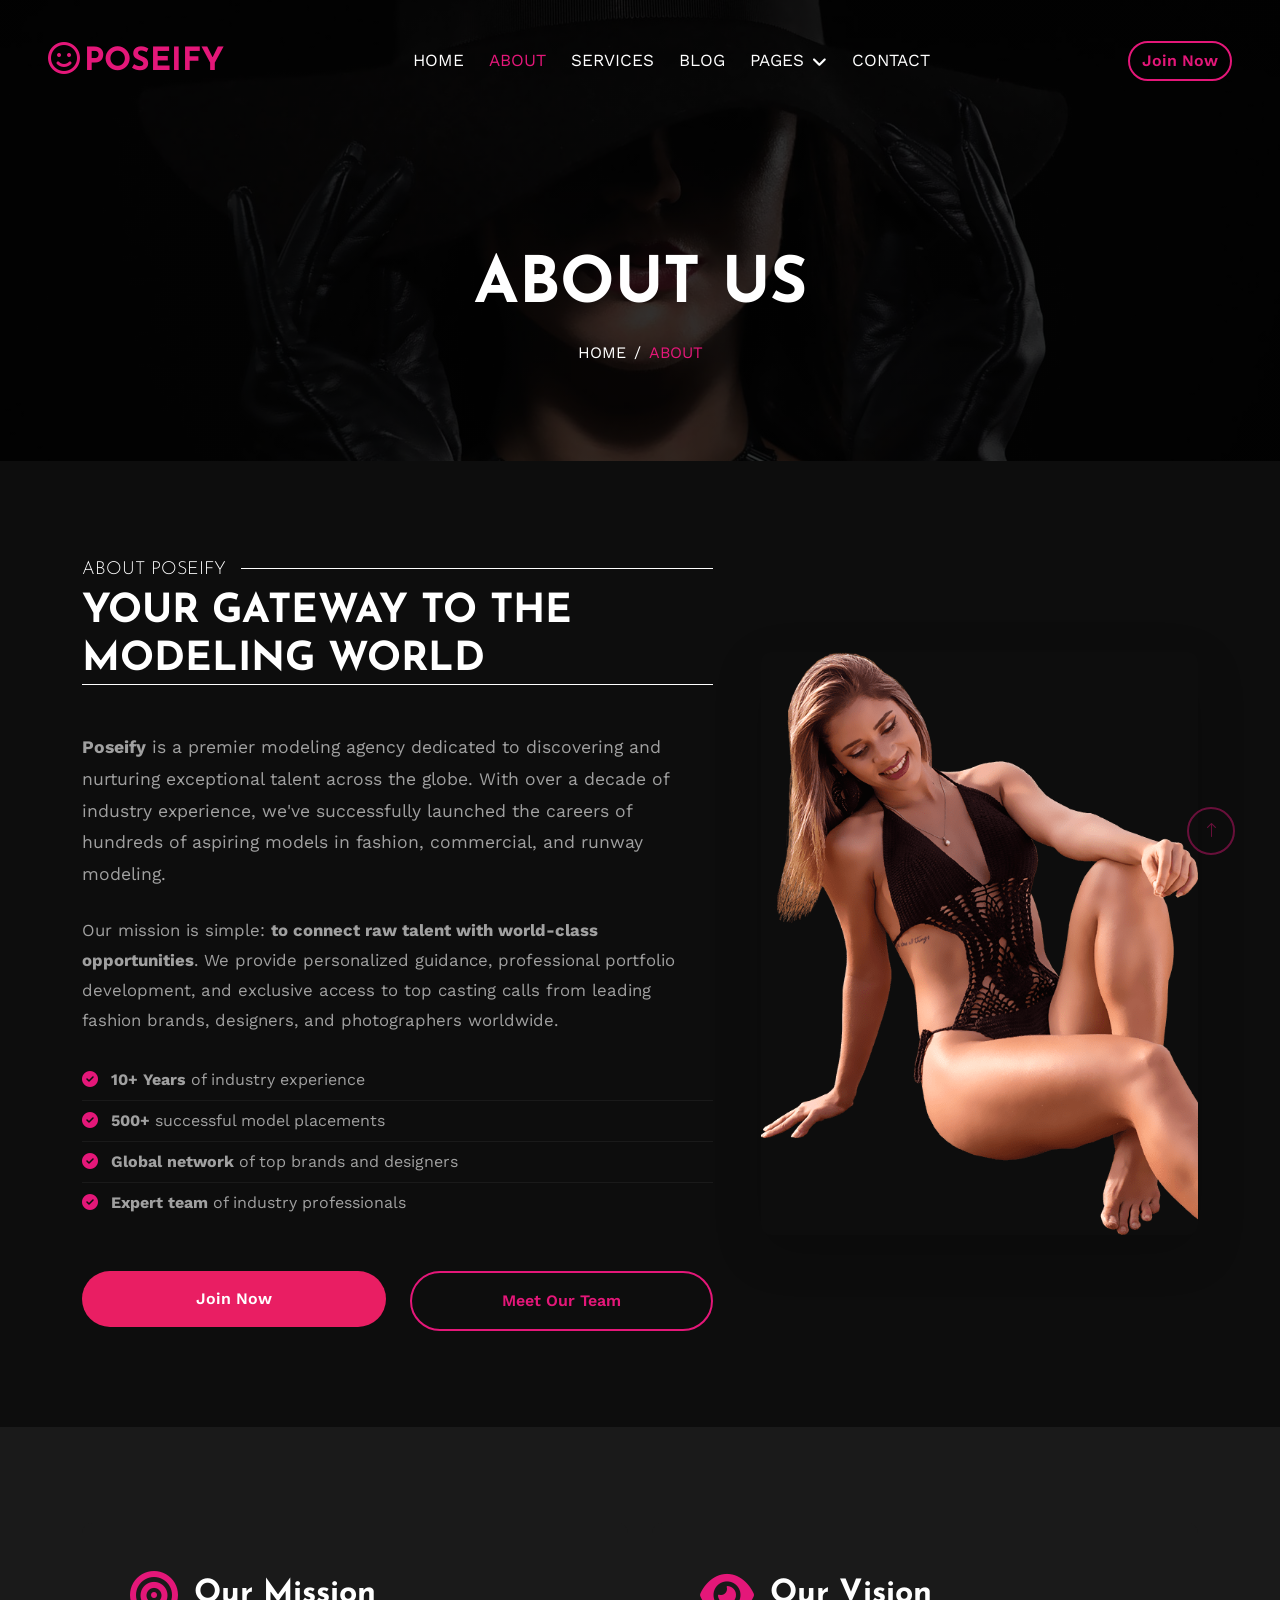
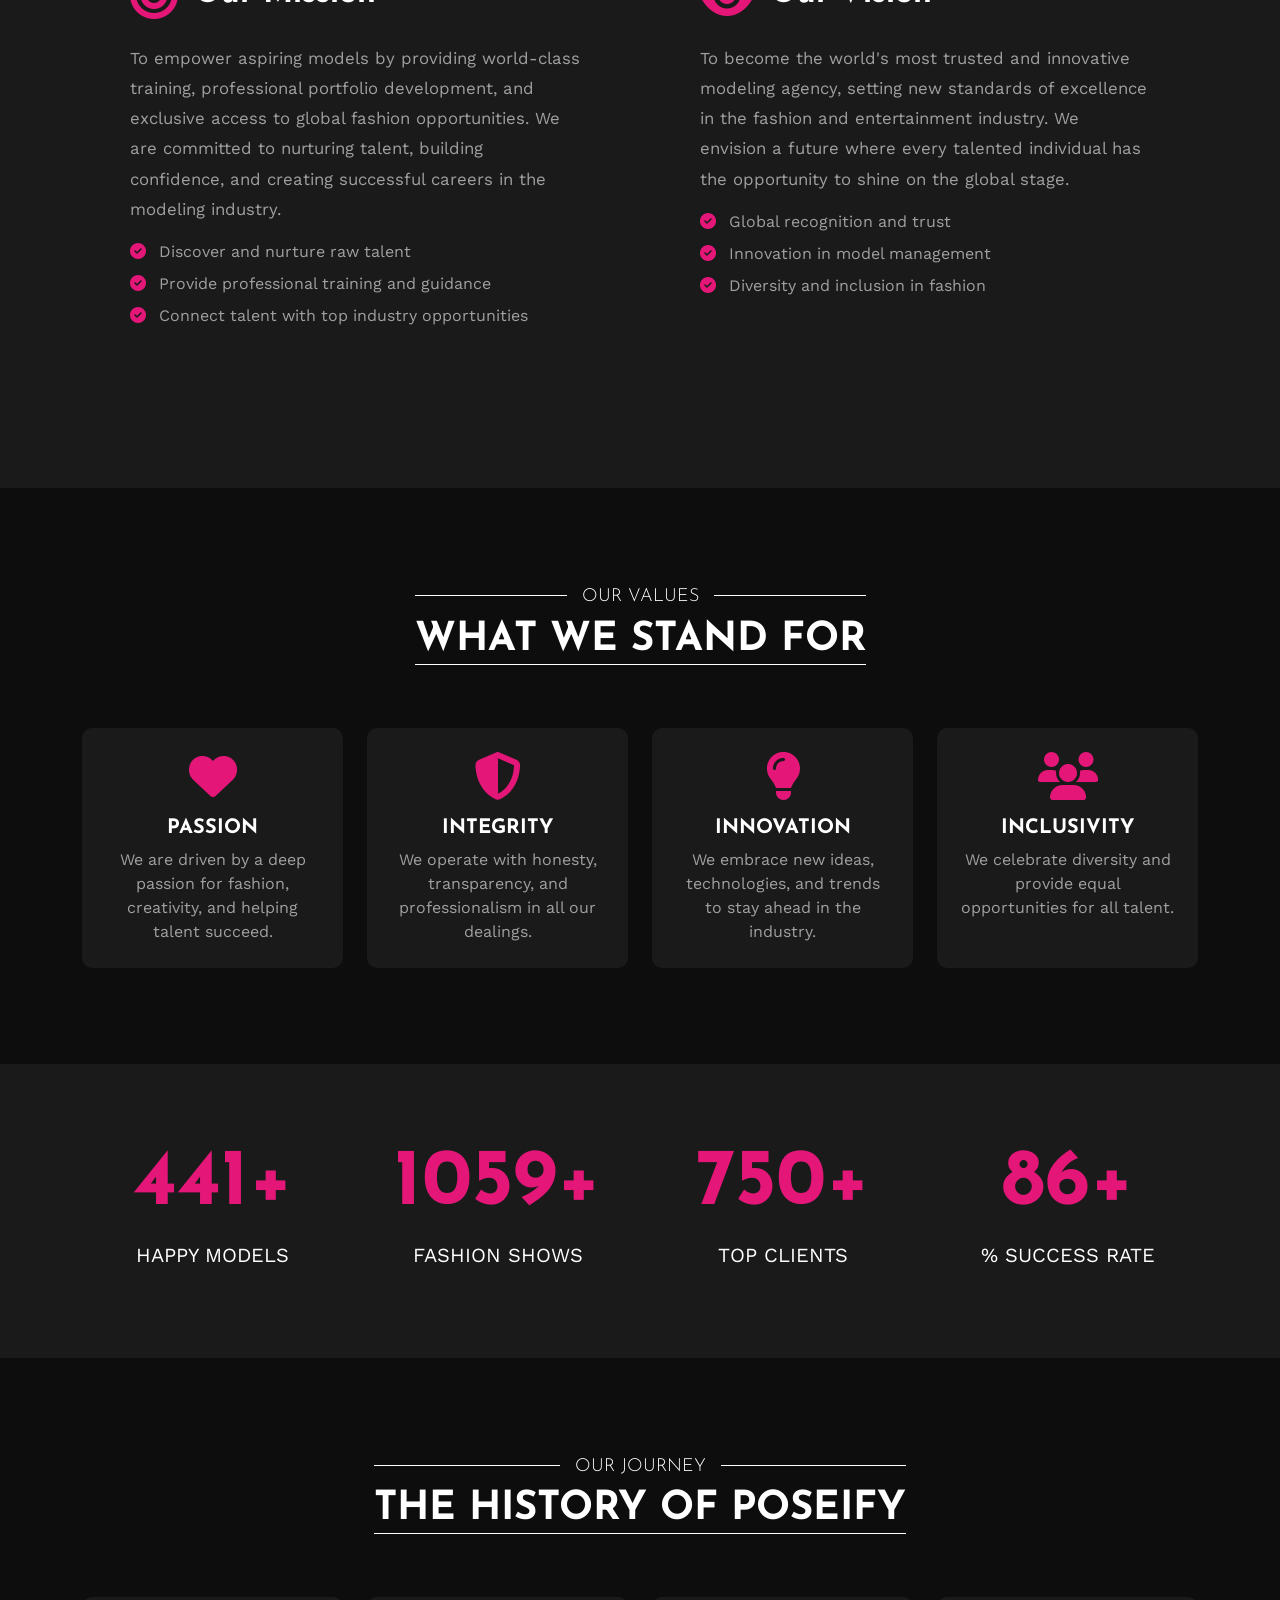
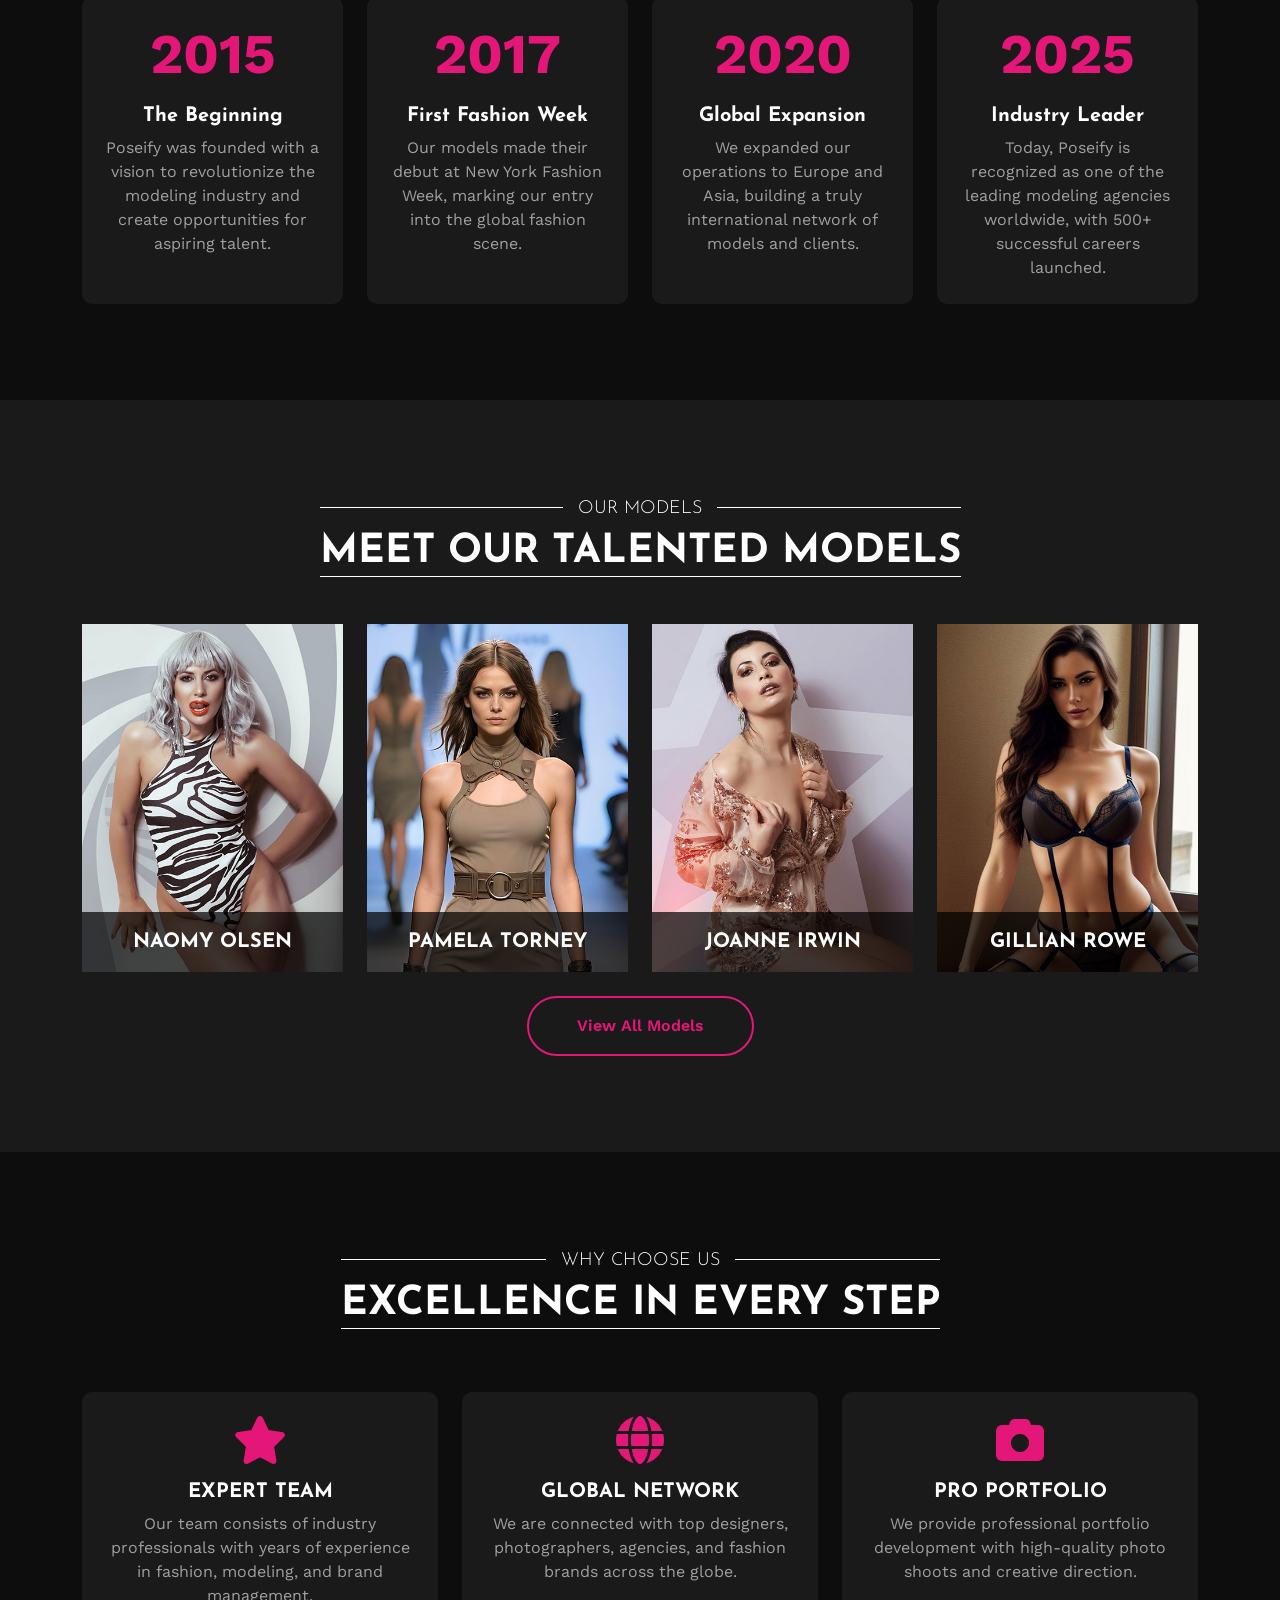
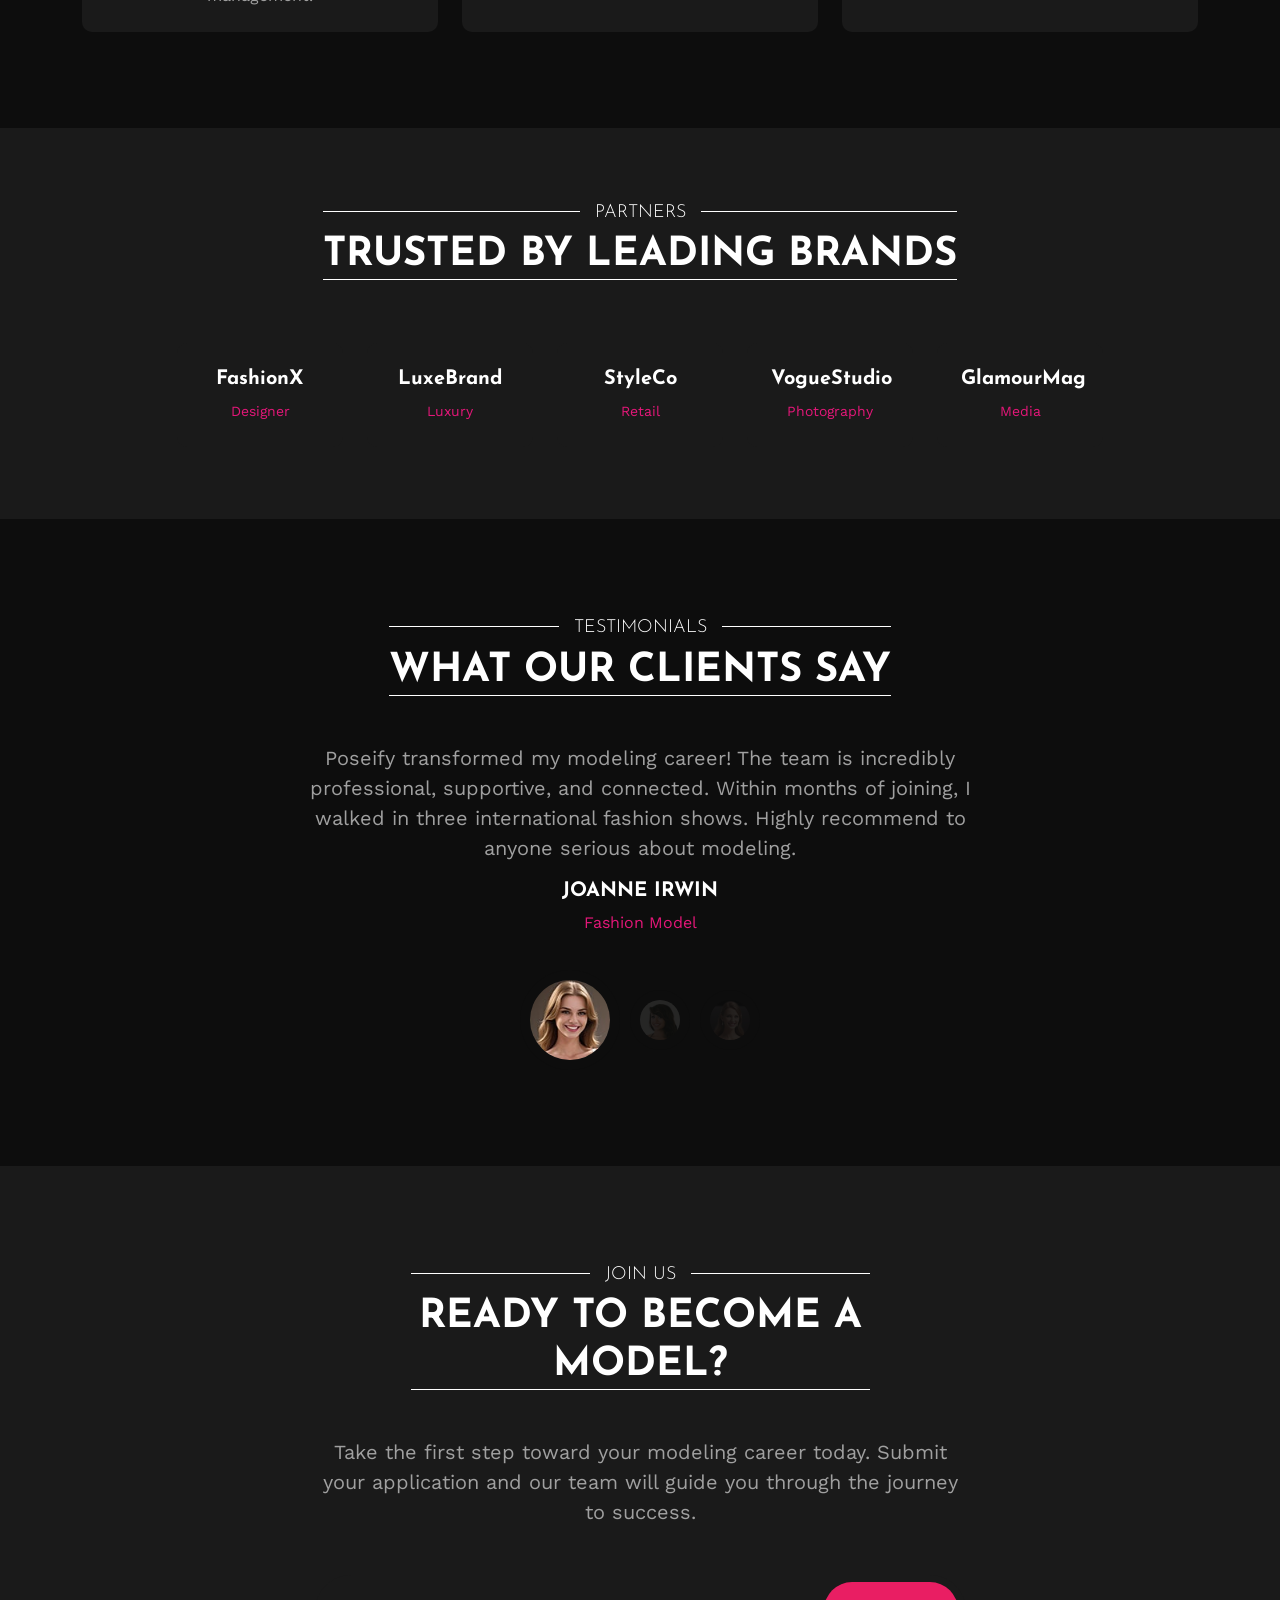
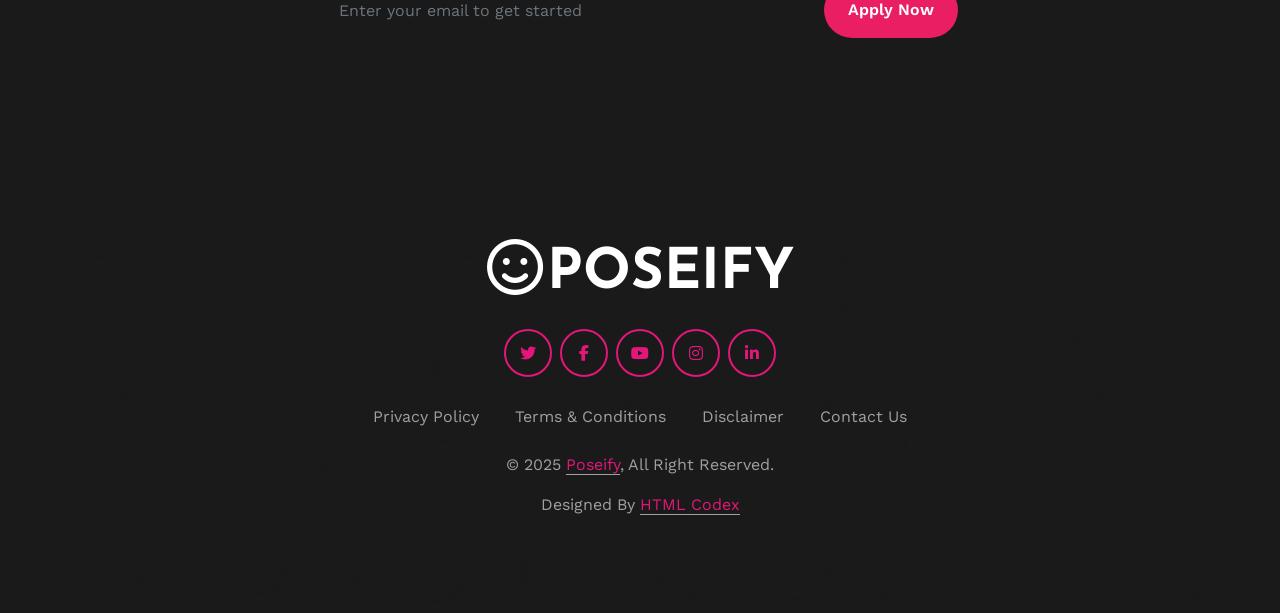
<file: about.html>
<!DOCTYPE html>
<html lang="en">

<head>
    <meta charset="utf-8">
    <title>About Us - Poseify Premium Modeling Agency</title>
    <meta content="width=device-width, initial-scale=1.0" name="viewport">
    <meta name="description" content="Learn about Poseify - a leading modeling agency with over a decade of experience. Discover our mission, values, and talented team of professionals.">
    <meta name="keywords" content="modeling agency, about us, fashion models, commercial modeling, casting calls, fashion shows">
    
    <!-- Open Graph Tags -->
    <meta property="og:title" content="About Poseify - Premium Modeling Agency">
    <meta property="og:description" content="Leading modeling agency connecting top models with fashion shows, corporate events, and commercial shoots.">
    <meta property="og:type" content="website">
    <meta property="og:url" content="https://www.yourwebsite.com/about.html">
    <meta property="og:image" content="https://www.yourwebsite.com/img/og-image.jpg">
    
    <!-- Canonical Tag -->
    <link rel="canonical" href="https://www.yourwebsite.com/about.html">

    <!-- Favicon -->
    <link href="img/favicon.ico" rel="icon">

    <!-- Google Web Fonts -->
    <link rel="preconnect" href="https://fonts.googleapis.com">
    <link rel="preconnect" href="https://fonts.gstatic.com" crossorigin>
    <link href="https://fonts.googleapis.com/css2?family=Josefin+Sans:wght@300;700&family=Work+Sans:wght@400;600&display=swap" rel="stylesheet">

    <!-- Icon Font Stylesheet -->
    <link href="https://cdnjs.cloudflare.com/ajax/libs/font-awesome/6.5.0/css/all.min.css" rel="stylesheet">
    <link href="https://cdn.jsdelivr.net/npm/bootstrap-icons@1.4.1/font/bootstrap-icons.css" rel="stylesheet">

    <!-- Libraries Stylesheet -->
    <link href="lib/animate/animate.min.css" rel="stylesheet">
    <link href="lib/lightbox/css/lightbox.min.css" rel="stylesheet">
    <link href="lib/owlcarousel/assets/owl.carousel.min.css" rel="stylesheet">

    <!-- Customized Bootstrap Stylesheet -->
    <link href="css/bootstrap.min.css" rel="stylesheet">

    <!-- Template Stylesheet -->
    <link href="css/style.css" rel="stylesheet">
    
    <!-- Adsense Script - Add your own Ad Unit ID -->
    <script async src="https://pagead2.googlesyndication.com/pagead/js/adsbygoogle.js?client=ca-pub-xxxxxxxxxxxxx" crossorigin="anonymous"></script>
</head>

<body>
    <!-- Spinner Start -->
    <div id="spinner" class="show bg-dark position-fixed translate-middle w-100 vh-100 top-50 start-50 d-flex align-items-center justify-content-center">
        <div class="spinner-grow text-primary" style="width: 3rem; height: 3rem;" role="status">
            <span class="sr-only">Loading...</span>
        </div>
    </div>
    <!-- Spinner End -->

    <!-- ============================================================ -->
    <!-- HEADER / NAVBAR - UPDATED -->
    <!-- ============================================================ -->
    <div class="container-fluid p-0">
        <nav class="navbar navbar-expand-lg navbar-dark px-lg-5">
            <a href="index.html" class="navbar-brand ms-4 ms-lg-0">
                <h2 class="mb-0 text-primary text-uppercase"><i class="fa-regular fa-face-smile me-1"></i>Poseify</h2>
            </a>
            <button type="button" class="navbar-toggler me-4" data-bs-toggle="collapse" data-bs-target="#navbarCollapse">
                <span class="navbar-toggler-icon"></span>
            </button>
            <div class="collapse navbar-collapse" id="navbarCollapse">
                <div class="navbar-nav mx-auto p-4 p-lg-0">
                    <a href="index.html" class="nav-item nav-link">Home</a>
                    <a href="about.html" class="nav-item nav-link active">About</a>
                    <a href="service.html" class="nav-item nav-link">Services</a>
                    <!-- Blog Link - Moved to Navbar (Outside Dropdown) -->
                    <a href="blog.html" class="nav-item nav-link">Blog</a>
                    <div class="nav-item dropdown">
                        <a href="#" class="nav-link dropdown-toggle" data-bs-toggle="dropdown">Pages</a>
                        <div class="dropdown-menu m-0">
                            <a href="team.html" class="dropdown-item">Our Models</a>
                            <a href="testimonial.html" class="dropdown-item">Testimonial</a>
                            <a href="portfolio.html" class="dropdown-item">Portfolio</a>
                            <a href="faq.html" class="dropdown-item">FAQ</a>
                            <a href="404.html" class="dropdown-item">404 Page</a>
                        </div>
                    </div>
                    <a href="contact.html" class="nav-item nav-link">Contact</a>
                </div>
                <div class="d-none d-lg-flex">
                    <a class="btn btn-outline-primary border-2" href="contact.html">Join Now</a>
                </div>
            </div>
        </nav>

        <!-- ============================================================ -->
        <!-- PAGE HEADER -->
        <!-- ============================================================ -->
        <div class="page-header pb-5" style="background: linear-gradient(rgba(0,0,0,0.8), rgba(0,0,0,0.8)), url('img/carousel-1.jpg') top center no-repeat; background-size: cover;">
            <div class="container text-center py-5">
                <h1 class="display-3 text-uppercase text-white mb-3 animated slideInDown">About Us</h1>
                <nav aria-label="breadcrumb animated slideInDown">
                    <ol class="breadcrumb justify-content-center text-uppercase mb-0">
                        <li class="breadcrumb-item"><a class="text-white" href="index.html">Home</a></li>
                        <li class="breadcrumb-item text-primary active" aria-current="page">About</li>
                    </ol>
                </nav>
            </div>
        </div>
    </div>
    <!-- ============================================================ -->
    <!-- HEADER END -->
    <!-- ============================================================ -->

    <!-- ============================================================ -->
    <!-- SECTION 1: ABOUT MAIN -->
    <!-- ============================================================ -->
    <div class="container-fluid py-5">
        <div class="container py-5">
            <div class="row g-5 align-items-center">
                <div class="col-lg-7">
                    <div class="title wow fadeInUp" data-wow-delay="0.1s">
                        <div class="title-left">
                            <h5>About Poseify</h5>
                            <h1>Your Gateway to the Modeling World</h1>
                        </div>
                    </div>
                    <p class="mb-4 wow fadeInUp" data-wow-delay="0.2s" style="font-size:1.1rem; line-height:1.8;">
                        <strong>Poseify</strong> is a premier modeling agency dedicated to discovering and nurturing exceptional talent across the globe. With over a decade of industry experience, we've successfully launched the careers of hundreds of aspiring models in fashion, commercial, and runway modeling.
                    </p>
                    <p class="mb-4 wow fadeInUp" data-wow-delay="0.3s" style="font-size:1.05rem; line-height:1.8;">
                        Our mission is simple: <strong>to connect raw talent with world-class opportunities</strong>. We provide personalized guidance, professional portfolio development, and exclusive access to top casting calls from leading fashion brands, designers, and photographers worldwide.
                    </p>
                    <ul class="list-group list-group-flush mb-5 wow fadeInUp" data-wow-delay="0.4s">
                        <li class="list-group-item bg-transparent text-body border-secondary ps-0">
                            <i class="fa fa-check-circle text-primary me-2"></i> <strong>10+ Years</strong> of industry experience
                        </li>
                        <li class="list-group-item bg-transparent text-body border-secondary ps-0">
                            <i class="fa fa-check-circle text-primary me-2"></i> <strong>500+</strong> successful model placements
                        </li>
                        <li class="list-group-item bg-transparent text-body border-secondary ps-0">
                            <i class="fa fa-check-circle text-primary me-2"></i> <strong>Global network</strong> of top brands and designers
                        </li>
                        <li class="list-group-item bg-transparent text-body border-secondary ps-0">
                            <i class="fa fa-check-circle text-primary me-2"></i> <strong>Expert team</strong> of industry professionals
                        </li>
                    </ul>
                    <div class="row wow fadeInUp" data-wow-delay="0.5s">
                        <div class="col-6">
                            <a href="contact.html" class="btn btn-primary py-3 w-100">Join Now</a>
                        </div>
                        <div class="col-6">
                            <a href="team.html" class="btn btn-outline-primary border-2 py-3 w-100">Meet Our Team</a>
                        </div>
                    </div>
                </div>
                <div class="col-lg-5 wow fadeInUp" data-wow-delay="0.6s">
                    <img class="img-fluid rounded-3 shadow-lg" src="img/about.png" alt="Poseify Modeling Agency">
                </div>
            </div>
        </div>
    </div>
    <!-- ============================================================ -->
    <!-- ABOUT MAIN END -->
    <!-- ============================================================ -->

    <!-- ============================================================ -->
    <!-- SECTION 2: MISSION & VISION -->
    <!-- ============================================================ -->
    <div class="container-fluid py-5 bg-secondary">
        <div class="container py-5">
            <div class="row g-4">
                <div class="col-lg-6 wow fadeInUp" data-wow-delay="0.1s">
                    <div class="bg-dark p-5 rounded-3 h-100">
                        <div class="d-flex align-items-center mb-4">
                            <i class="fas fa-bullseye fa-3x text-primary me-3"></i>
                            <h2 class="text-white mb-0">Our Mission</h2>
                        </div>
                        <p class="text-body" style="font-size:1.05rem; line-height:1.8;">
                            To empower aspiring models by providing world-class training, professional portfolio development, and exclusive access to global fashion opportunities. We are committed to nurturing talent, building confidence, and creating successful careers in the modeling industry.
                        </p>
                        <ul class="list-unstyled mt-3">
                            <li class="text-body mb-2"><i class="fa fa-check-circle text-primary me-2"></i> Discover and nurture raw talent</li>
                            <li class="text-body mb-2"><i class="fa fa-check-circle text-primary me-2"></i> Provide professional training and guidance</li>
                            <li class="text-body"><i class="fa fa-check-circle text-primary me-2"></i> Connect talent with top industry opportunities</li>
                        </ul>
                    </div>
                </div>
                <div class="col-lg-6 wow fadeInUp" data-wow-delay="0.3s">
                    <div class="bg-dark p-5 rounded-3 h-100">
                        <div class="d-flex align-items-center mb-4">
                            <i class="fas fa-eye fa-3x text-primary me-3"></i>
                            <h2 class="text-white mb-0">Our Vision</h2>
                        </div>
                        <p class="text-body" style="font-size:1.05rem; line-height:1.8;">
                            To become the world's most trusted and innovative modeling agency, setting new standards of excellence in the fashion and entertainment industry. We envision a future where every talented individual has the opportunity to shine on the global stage.
                        </p>
                        <ul class="list-unstyled mt-3">
                            <li class="text-body mb-2"><i class="fa fa-check-circle text-primary me-2"></i> Global recognition and trust</li>
                            <li class="text-body mb-2"><i class="fa fa-check-circle text-primary me-2"></i> Innovation in model management</li>
                            <li class="text-body"><i class="fa fa-check-circle text-primary me-2"></i> Diversity and inclusion in fashion</li>
                        </ul>
                    </div>
                </div>
            </div>
        </div>
    </div>
    <!-- ============================================================ -->
    <!-- MISSION & VISION END -->
    <!-- ============================================================ -->

    <!-- ============================================================ -->
    <!-- SECTION 3: OUR VALUES -->
    <!-- ============================================================ -->
    <div class="container-fluid py-5">
        <div class="container py-5">
            <div class="text-center mb-5">
                <div class="title wow fadeInUp" data-wow-delay="0.1s">
                    <div class="title-center">
                        <h5>Our Values</h5>
                        <h1>What We Stand For</h1>
                    </div>
                </div>
            </div>
            <div class="row g-4">
                <div class="col-lg-3 col-md-6 wow fadeInUp" data-wow-delay="0.1s">
                    <div class="bg-dark p-4 text-center rounded-3 h-100">
                        <i class="fas fa-heart fa-3x text-primary mb-3"></i>
                        <h5 class="text-white text-uppercase">Passion</h5>
                        <p class="mb-0">We are driven by a deep passion for fashion, creativity, and helping talent succeed.</p>
                    </div>
                </div>
                <div class="col-lg-3 col-md-6 wow fadeInUp" data-wow-delay="0.3s">
                    <div class="bg-dark p-4 text-center rounded-3 h-100">
                        <i class="fas fa-shield-alt fa-3x text-primary mb-3"></i>
                        <h5 class="text-white text-uppercase">Integrity</h5>
                        <p class="mb-0">We operate with honesty, transparency, and professionalism in all our dealings.</p>
                    </div>
                </div>
                <div class="col-lg-3 col-md-6 wow fadeInUp" data-wow-delay="0.5s">
                    <div class="bg-dark p-4 text-center rounded-3 h-100">
                        <i class="fas fa-lightbulb fa-3x text-primary mb-3"></i>
                        <h5 class="text-white text-uppercase">Innovation</h5>
                        <p class="mb-0">We embrace new ideas, technologies, and trends to stay ahead in the industry.</p>
                    </div>
                </div>
                <div class="col-lg-3 col-md-6 wow fadeInUp" data-wow-delay="0.7s">
                    <div class="bg-dark p-4 text-center rounded-3 h-100">
                        <i class="fas fa-users fa-3x text-primary mb-3"></i>
                        <h5 class="text-white text-uppercase">Inclusivity</h5>
                        <p class="mb-0">We celebrate diversity and provide equal opportunities for all talent.</p>
                    </div>
                </div>
            </div>
        </div>
    </div>
    <!-- ============================================================ -->
    <!-- VALUES END -->
    <!-- ============================================================ -->

    <!-- ============================================================ -->
    <!-- SECTION 4: STATS / COUNTER -->
    <!-- ============================================================ -->
    <div class="container-fluid py-5 bg-secondary">
        <div class="container py-4">
            <div class="row g-4 text-center">
                <div class="col-lg-3 col-md-6 wow fadeInUp" data-wow-delay="0.1s">
                    <h1 class="display-1 text-primary counter" data-target="500">0</h1>
                    <p class="text-white text-uppercase fs-5">Happy Models</p>
                </div>
                <div class="col-lg-3 col-md-6 wow fadeInUp" data-wow-delay="0.3s">
                    <h1 class="display-1 text-primary counter" data-target="1200">0</h1>
                    <p class="text-white text-uppercase fs-5">Fashion Shows</p>
                </div>
                <div class="col-lg-3 col-md-6 wow fadeInUp" data-wow-delay="0.5s">
                    <h1 class="display-1 text-primary counter" data-target="850">0</h1>
                    <p class="text-white text-uppercase fs-5">Top Clients</p>
                </div>
                <div class="col-lg-3 col-md-6 wow fadeInUp" data-wow-delay="0.7s">
                    <h1 class="display-1 text-primary counter" data-target="98">0</h1>
                    <p class="text-white text-uppercase fs-5">% Success Rate</p>
                </div>
            </div>
        </div>
    </div>
    <!-- ============================================================ -->
    <!-- STATS END -->
    <!-- ============================================================ -->

    <!-- ============================================================ -->
    <!-- SECTION 5: HISTORY TIMELINE -->
    <!-- ============================================================ -->
    <div class="container-fluid py-5">
        <div class="container py-5">
            <div class="text-center mb-5">
                <div class="title wow fadeInUp" data-wow-delay="0.1s">
                    <div class="title-center">
                        <h5>Our Journey</h5>
                        <h1>The History of Poseify</h1>
                    </div>
                </div>
            </div>
            <div class="row g-4">
                <div class="col-lg-3 col-md-6 wow fadeInUp" data-wow-delay="0.1s">
                    <div class="bg-dark p-4 text-center rounded-3 h-100">
                        <div class="display-4 text-primary fw-bold">2015</div>
                        <h5 class="text-white mt-3">The Beginning</h5>
                        <p class="mb-0">Poseify was founded with a vision to revolutionize the modeling industry and create opportunities for aspiring talent.</p>
                    </div>
                </div>
                <div class="col-lg-3 col-md-6 wow fadeInUp" data-wow-delay="0.3s">
                    <div class="bg-dark p-4 text-center rounded-3 h-100">
                        <div class="display-4 text-primary fw-bold">2017</div>
                        <h5 class="text-white mt-3">First Fashion Week</h5>
                        <p class="mb-0">Our models made their debut at New York Fashion Week, marking our entry into the global fashion scene.</p>
                    </div>
                </div>
                <div class="col-lg-3 col-md-6 wow fadeInUp" data-wow-delay="0.5s">
                    <div class="bg-dark p-4 text-center rounded-3 h-100">
                        <div class="display-4 text-primary fw-bold">2020</div>
                        <h5 class="text-white mt-3">Global Expansion</h5>
                        <p class="mb-0">We expanded our operations to Europe and Asia, building a truly international network of models and clients.</p>
                    </div>
                </div>
                <div class="col-lg-3 col-md-6 wow fadeInUp" data-wow-delay="0.7s">
                    <div class="bg-dark p-4 text-center rounded-3 h-100">
                        <div class="display-4 text-primary fw-bold">2025</div>
                        <h5 class="text-white mt-3">Industry Leader</h5>
                        <p class="mb-0">Today, Poseify is recognized as one of the leading modeling agencies worldwide, with 500+ successful careers launched.</p>
                    </div>
                </div>
            </div>
        </div>
    </div>
    <!-- ============================================================ -->
    <!-- HISTORY END -->
    <!-- ============================================================ -->

    <!-- ============================================================ -->
    <!-- SECTION 6: TEAM / MODELS -->
    <!-- ============================================================ -->
    <div class="container-fluid py-5 bg-secondary">
        <div class="container py-5">
            <div class="text-center">
                <div class="title wow fadeInUp" data-wow-delay="0.1s">
                    <div class="title-center">
                        <h5>Our Models</h5>
                        <h1>Meet Our Talented Models</h1>
                    </div>
                </div>
            </div>
            <div class="row g-4">
                <div class="col-lg-3 col-md-6 wow fadeInUp" data-wow-delay="0.1s">
                    <div class="team-item">
                        <div class="team-body">
                            <div class="team-before">
                                <span>Age: 22</span>
                                <span>Height: 185cm</span>
                                <span>Weight: 55kg</span>
                                <span>Bust: 79cm</span>
                                <span>Waist: 59cm</span>
                                <span>Hips: 89cm</span>
                            </div>
                            <img class="img-fluid" src="img/team-1.jpg" alt="Naomy Olsen - Model">
                            <div class="team-after">
                                <span>22</span>
                                <span>185</span>
                                <span>55</span>
                                <span>79</span>
                                <span>59</span>
                                <span>89</span>
                            </div>
                        </div>
                        <a class="team-name" href="#">
                            <h5 class="text-uppercase mb-0">Naomy Olsen</h5>
                        </a>
                    </div>
                </div>
                <div class="col-lg-3 col-md-6 wow fadeInUp" data-wow-delay="0.3s">
                    <div class="team-item">
                        <div class="team-body">
                            <div class="team-before">
                                <span>Age: 24</span>
                                <span>Height: 178cm</span>
                                <span>Weight: 60kg</span>
                                <span>Bust: 82cm</span>
                                <span>Waist: 62cm</span>
                                <span>Hips: 92cm</span>
                            </div>
                            <img class="img-fluid" src="img/team-2.jpg" alt="Pamela Torney - Model">
                            <div class="team-after">
                                <span>24</span>
                                <span>178</span>
                                <span>60</span>
                                <span>82</span>
                                <span>62</span>
                                <span>92</span>
                            </div>
                        </div>
                        <a class="team-name" href="#">
                            <h5 class="text-uppercase mb-0">Pamela Torney</h5>
                        </a>
                    </div>
                </div>
                <div class="col-lg-3 col-md-6 wow fadeInUp" data-wow-delay="0.5s">
                    <div class="team-item">
                        <div class="team-body">
                            <div class="team-before">
                                <span>Age: 21</span>
                                <span>Height: 182cm</span>
                                <span>Weight: 58kg</span>
                                <span>Bust: 80cm</span>
                                <span>Waist: 60cm</span>
                                <span>Hips: 90cm</span>
                            </div>
                            <img class="img-fluid" src="img/team-3.jpg" alt="Joanne Irwin - Model">
                            <div class="team-after">
                                <span>21</span>
                                <span>182</span>
                                <span>58</span>
                                <span>80</span>
                                <span>60</span>
                                <span>90</span>
                            </div>
                        </div>
                        <a class="team-name" href="#">
                            <h5 class="text-uppercase mb-0">Joanne Irwin</h5>
                        </a>
                    </div>
                </div>
                <div class="col-lg-3 col-md-6 wow fadeInUp" data-wow-delay="0.7s">
                    <div class="team-item">
                        <div class="team-body">
                            <div class="team-before">
                                <span>Age: 23</span>
                                <span>Height: 180cm</span>
                                <span>Weight: 57kg</span>
                                <span>Bust: 81cm</span>
                                <span>Waist: 61cm</span>
                                <span>Hips: 91cm</span>
                            </div>
                            <img class="img-fluid" src="img/team-4.jpg" alt="Gillian Rowe - Model">
                            <div class="team-after">
                                <span>23</span>
                                <span>180</span>
                                <span>57</span>
                                <span>81</span>
                                <span>61</span>
                                <span>91</span>
                            </div>
                        </div>
                        <a class="team-name" href="#">
                            <h5 class="text-uppercase mb-0">Gillian Rowe</h5>
                        </a>
                    </div>
                </div>
            </div>
            <div class="text-center mt-4">
                <a href="team.html" class="btn btn-outline-primary border-2 py-3 px-5">View All Models</a>
            </div>
        </div>
    </div>
    <!-- ============================================================ -->
    <!-- TEAM END -->
    <!-- ============================================================ -->

    <!-- ============================================================ -->
    <!-- SECTION 7: WHY CHOOSE US -->
    <!-- ============================================================ -->
    <div class="container-fluid py-5">
        <div class="container py-5">
            <div class="text-center mb-5">
                <div class="title wow fadeInUp" data-wow-delay="0.1s">
                    <div class="title-center">
                        <h5>Why Choose Us</h5>
                        <h1>Excellence in Every Step</h1>
                    </div>
                </div>
            </div>
            <div class="row g-4">
                <div class="col-lg-4 col-md-6 wow fadeInUp" data-wow-delay="0.1s">
                    <div class="bg-dark p-4 text-center rounded-3 h-100">
                        <i class="fa fa-star fa-3x text-primary mb-3"></i>
                        <h5 class="text-white text-uppercase">Expert Team</h5>
                        <p class="mb-0">Our team consists of industry professionals with years of experience in fashion, modeling, and brand management.</p>
                    </div>
                </div>
                <div class="col-lg-4 col-md-6 wow fadeInUp" data-wow-delay="0.3s">
                    <div class="bg-dark p-4 text-center rounded-3 h-100">
                        <i class="fa fa-globe fa-3x text-primary mb-3"></i>
                        <h5 class="text-white text-uppercase">Global Network</h5>
                        <p class="mb-0">We are connected with top designers, photographers, agencies, and fashion brands across the globe.</p>
                    </div>
                </div>
                <div class="col-lg-4 col-md-6 wow fadeInUp" data-wow-delay="0.5s">
                    <div class="bg-dark p-4 text-center rounded-3 h-100">
                        <i class="fa fa-camera fa-3x text-primary mb-3"></i>
                        <h5 class="text-white text-uppercase">Pro Portfolio</h5>
                        <p class="mb-0">We provide professional portfolio development with high-quality photo shoots and creative direction.</p>
                    </div>
                </div>
            </div>
        </div>
    </div>
    <!-- ============================================================ -->
    <!-- WHY CHOOSE US END -->
    <!-- ============================================================ -->

    <!-- ============================================================ -->
    <!-- SECTION 8: PARTNERS / CLIENTS -->
    <!-- ============================================================ -->
    <div class="container-fluid py-5 bg-secondary">
        <div class="container py-4">
            <div class="text-center mb-5">
                <div class="title wow fadeInUp" data-wow-delay="0.1s">
                    <div class="title-center">
                        <h5>Partners</h5>
                        <h1>Trusted by Leading Brands</h1>
                    </div>
                </div>
            </div>
            <div class="row g-4 justify-content-center">
                <div class="col-lg-2 col-md-4 col-6 wow fadeInUp" data-wow-delay="0.1s">
                    <div class="bg-dark p-4 text-center rounded-3">
                        <h5 class="text-white">FashionX</h5>
                        <small class="text-primary">Designer</small>
                    </div>
                </div>
                <div class="col-lg-2 col-md-4 col-6 wow fadeInUp" data-wow-delay="0.2s">
                    <div class="bg-dark p-4 text-center rounded-3">
                        <h5 class="text-white">LuxeBrand</h5>
                        <small class="text-primary">Luxury</small>
                    </div>
                </div>
                <div class="col-lg-2 col-md-4 col-6 wow fadeInUp" data-wow-delay="0.3s">
                    <div class="bg-dark p-4 text-center rounded-3">
                        <h5 class="text-white">StyleCo</h5>
                        <small class="text-primary">Retail</small>
                    </div>
                </div>
                <div class="col-lg-2 col-md-4 col-6 wow fadeInUp" data-wow-delay="0.4s">
                    <div class="bg-dark p-4 text-center rounded-3">
                        <h5 class="text-white">VogueStudio</h5>
                        <small class="text-primary">Photography</small>
                    </div>
                </div>
                <div class="col-lg-2 col-md-4 col-6 wow fadeInUp" data-wow-delay="0.5s">
                    <div class="bg-dark p-4 text-center rounded-3">
                        <h5 class="text-white">GlamourMag</h5>
                        <small class="text-primary">Media</small>
                    </div>
                </div>
            </div>
        </div>
    </div>
    <!-- ============================================================ -->
    <!-- PARTNERS END -->
    <!-- ============================================================ -->

    <!-- ============================================================ -->
    <!-- SECTION 9: TESTIMONIALS -->
    <!-- ============================================================ -->
    <div class="container-fluid py-5">
        <div class="container py-5">
            <div class="text-center">
                <div class="title wow fadeInUp" data-wow-delay="0.1s">
                    <div class="title-center">
                        <h5>Testimonials</h5>
                        <h1>What Our Clients Say</h1>
                    </div>
                </div>
            </div>
            <div class="owl-carousel testimonial-carousel wow fadeInUp" data-wow-delay="0.3s">
                <div class="testimonial-item text-center" data-dot="<img class='img-fluid' src='img/testimonial-1.jpg' alt=''>">
                    <p class="fs-5">Poseify transformed my modeling career! The team is incredibly professional, supportive, and connected. Within months of joining, I walked in three international fashion shows. Highly recommend to anyone serious about modeling.</p>
                    <h5 class="text-uppercase">Joanne Irwin</h5>
                    <span class="text-primary">Fashion Model</span>
                </div>
                <div class="testimonial-item text-center" data-dot="<img class='img-fluid' src='img/testimonial-2.jpg' alt=''>">
                    <p class="fs-5">As a photographer, I've worked with many agencies, but Poseify stands out. Their models are always prepared, professional, and deliver exceptional results. The agency's communication and reliability are unmatched.</p>
                    <h5 class="text-uppercase">Lana Anderson</h5>
                    <span class="text-primary">Photographer</span>
                </div>
                <div class="testimonial-item text-center" data-dot="<img class='img-fluid' src='img/testimonial-3.jpg' alt=''>">
                    <p class="fs-5">Poseify helped me find the perfect models for our luxury brand campaign. The entire process was seamless from casting to execution. Their models truly represented our brand's elegance and sophistication.</p>
                    <h5 class="text-uppercase">Pamela Torney</h5>
                    <span class="text-primary">Brand Manager</span>
                </div>
            </div>      
        </div>
    </div>
    <!-- ============================================================ -->
    <!-- TESTIMONIALS END -->
    <!-- ============================================================ -->

    <!-- ============================================================ -->
    <!-- SECTION 10: CTA / BANNER -->
    <!-- ============================================================ -->
    <div class="container-fluid py-5 bg-secondary">
        <div class="container py-5">
            <div class="row g-0 justify-content-center">
                <div class="col-lg-7 text-center">
                    <div class="title mx-5 px-5 wow fadeInUp" data-wow-delay="0.1s">
                        <div class="title-center">
                            <h5>Join Us</h5>
                            <h1>Ready to Become a Model?</h1>
                        </div>
                    </div>
                    <p class="fs-5 mb-5 wow fadeInUp" data-wow-delay="0.2s">Take the first step toward your modeling career today. Submit your application and our team will guide you through the journey to success.</p>
                    <div class="position-relative wow fadeInUp" data-wow-delay="0.3s">
                        <input class="form-control border-0 bg-dark rounded-pill w-100 py-4 ps-4 pe-5" type="email" placeholder="Enter your email to get started">
                        <button type="button" class="btn btn-primary py-3 px-4 position-absolute top-0 end-0 me-2" style="margin-top: 7px;">Apply Now</button>
                    </div>
                </div>
            </div>
        </div>
    </div>
    <!-- ============================================================ -->
    <!-- CTA END -->
    <!-- ============================================================ -->

    <!-- ============================================================ -->
    <!-- FOOTER -->
    <!-- ============================================================ -->
    <div class="container-fluid bg-dark text-light footer py-5 wow fadeIn" data-wow-delay="0.1s">
        <div class="container text-center py-5">
            <a href="index.html">
                <h1 class="display-4 mb-3 text-white text-uppercase"><i class="fa-regular fa-face-smile me-1"></i>Poseify</h1>
            </a>
            <div class="d-flex justify-content-center mb-4">
                <a class="btn btn-lg-square btn-outline-primary border-2 m-1" href="#"><i class="fab fa-twitter"></i></a>
                <a class="btn btn-lg-square btn-outline-primary border-2 m-1" href="#"><i class="fab fa-facebook-f"></i></a>
                <a class="btn btn-lg-square btn-outline-primary border-2 m-1" href="#"><i class="fab fa-youtube"></i></a>
                <a class="btn btn-lg-square btn-outline-primary border-2 m-1" href="#"><i class="fab fa-instagram"></i></a>
                <a class="btn btn-lg-square btn-outline-primary border-2 m-1" href="#"><i class="fab fa-linkedin-in"></i></a>
            </div>
            <div class="d-flex justify-content-center mb-4 gap-3 flex-wrap">
                <a href="privacy-policy.html" class="text-light">Privacy Policy</a>
                <span class="text-secondary">|</span>
                <a href="terms.html" class="text-light">Terms & Conditions</a>
                <span class="text-secondary">|</span>
                <a href="disclaimer.html" class="text-light">Disclaimer</a>
                <span class="text-secondary">|</span>
                <a href="contact.html" class="text-light">Contact Us</a>
            </div>
            <p>&copy; 2025 <a class="border-bottom text-primary" href="index.html">Poseify</a>, All Right Reserved.</p>
            <p class="mb-0">Designed By <a class="border-bottom text-primary" href="https://htmlcodex.com">HTML Codex</a></p>
        </div>
    </div>
    <!-- ============================================================ -->
    <!-- FOOTER END -->
    <!-- ============================================================ -->

    <!-- Back to Top -->
    <a href="#" class="btn btn-outline-primary border-2 btn-lg-square back-to-top"><i class="bi bi-arrow-up"></i></a>

    <!-- JavaScript Libraries -->
    <script src="https://code.jquery.com/jquery-3.4.1.min.js"></script>
    <script src="https://cdn.jsdelivr.net/npm/bootstrap@5.0.0/dist/js/bootstrap.bundle.min.js"></script>
    <script src="lib/wow/wow.min.js"></script>
    <script src="lib/easing/easing.min.js"></script>
    <script src="lib/waypoints/waypoints.min.js"></script>
    <script src="lib/owlcarousel/owl.carousel.min.js"></script>
    <script src="lib/lightbox/js/lightbox.min.js"></script>

    <!-- Template Javascript -->
    <script src="js/main.js"></script>
    
    <!-- Custom Counter Script -->
    <script>
        $(document).ready(function() {
            // Counter Animation
            $('.counter').each(function() {
                var $this = $(this);
                var countTo = parseInt($this.data('target'));
                $({ countNum: 0 }).animate({
                    countNum: countTo
                }, {
                    duration: 3000,
                    easing: 'swing',
                    step: function() {
                        $this.text(Math.floor(this.countNum) + '+');
                    },
                    complete: function() {
                        $this.text(this.countNum + '+');
                    }
                });
            });
        });
    </script>
</body>

</html>
</file>
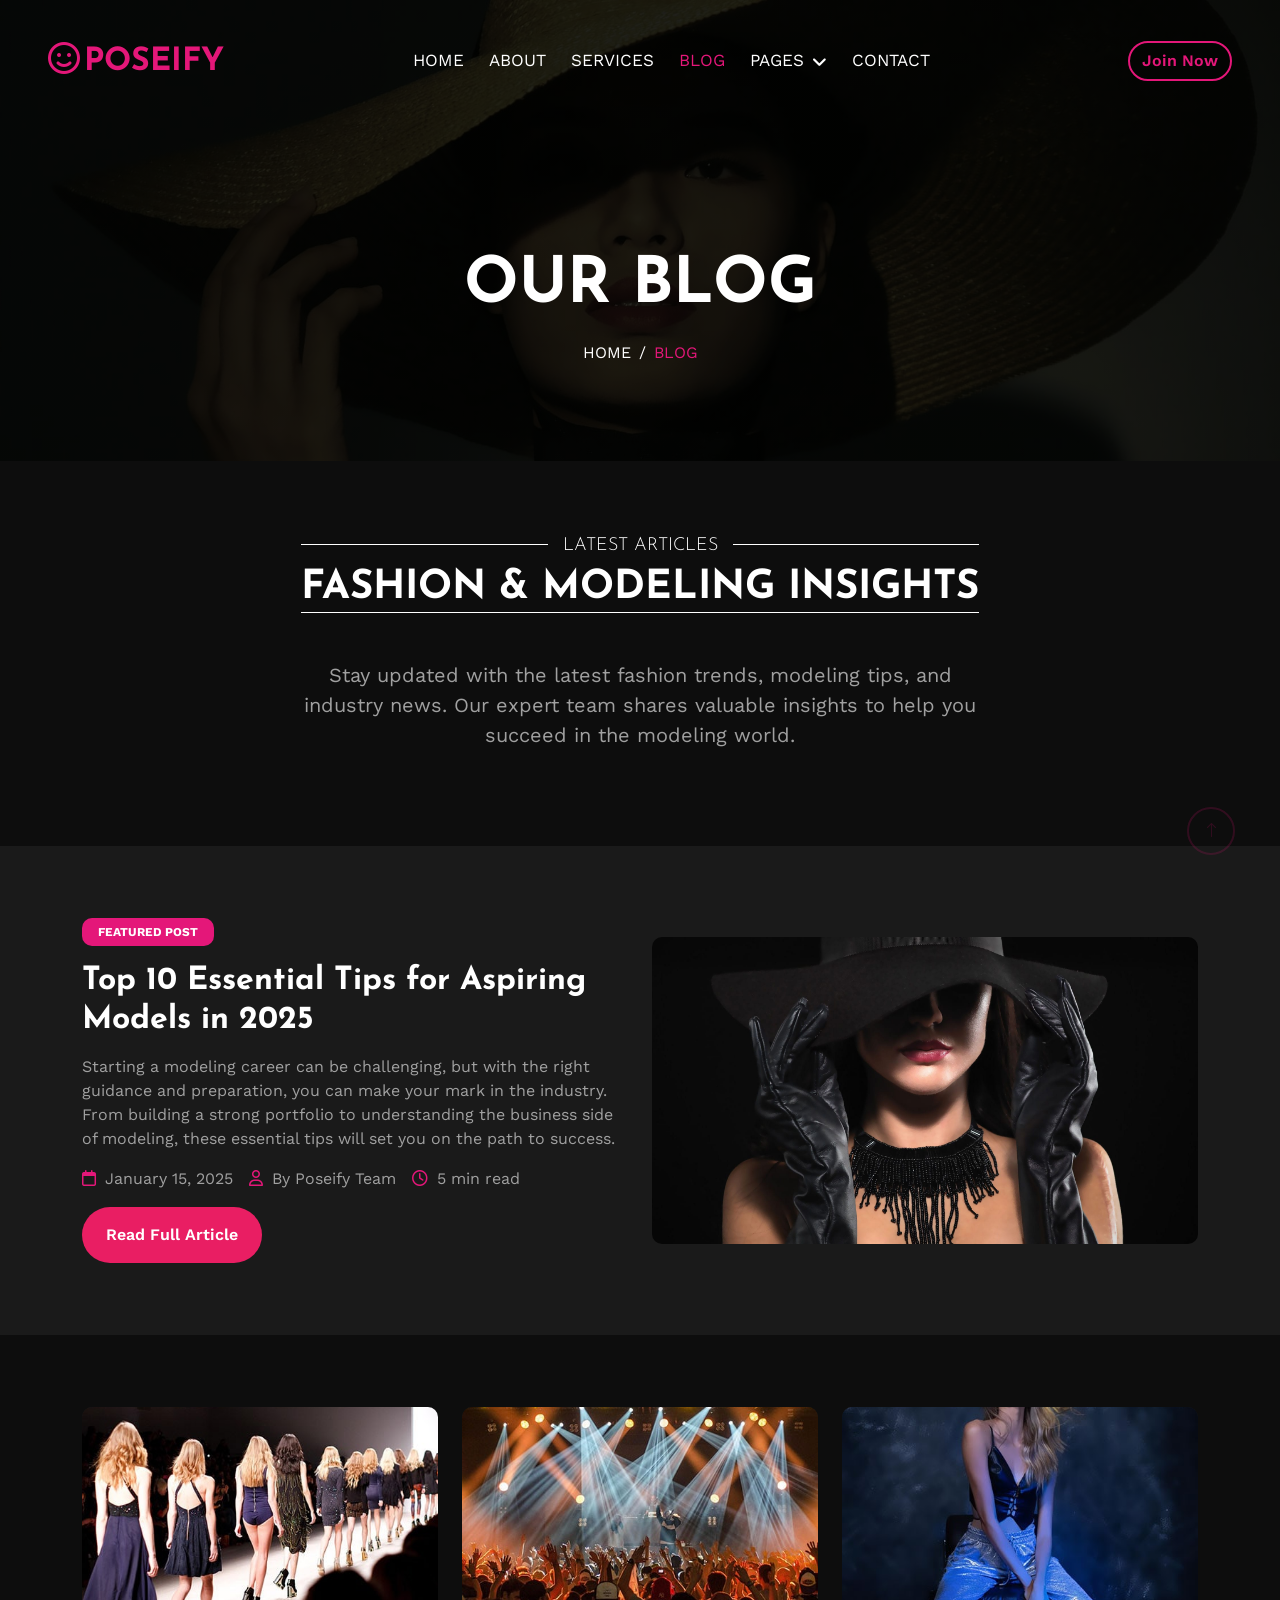
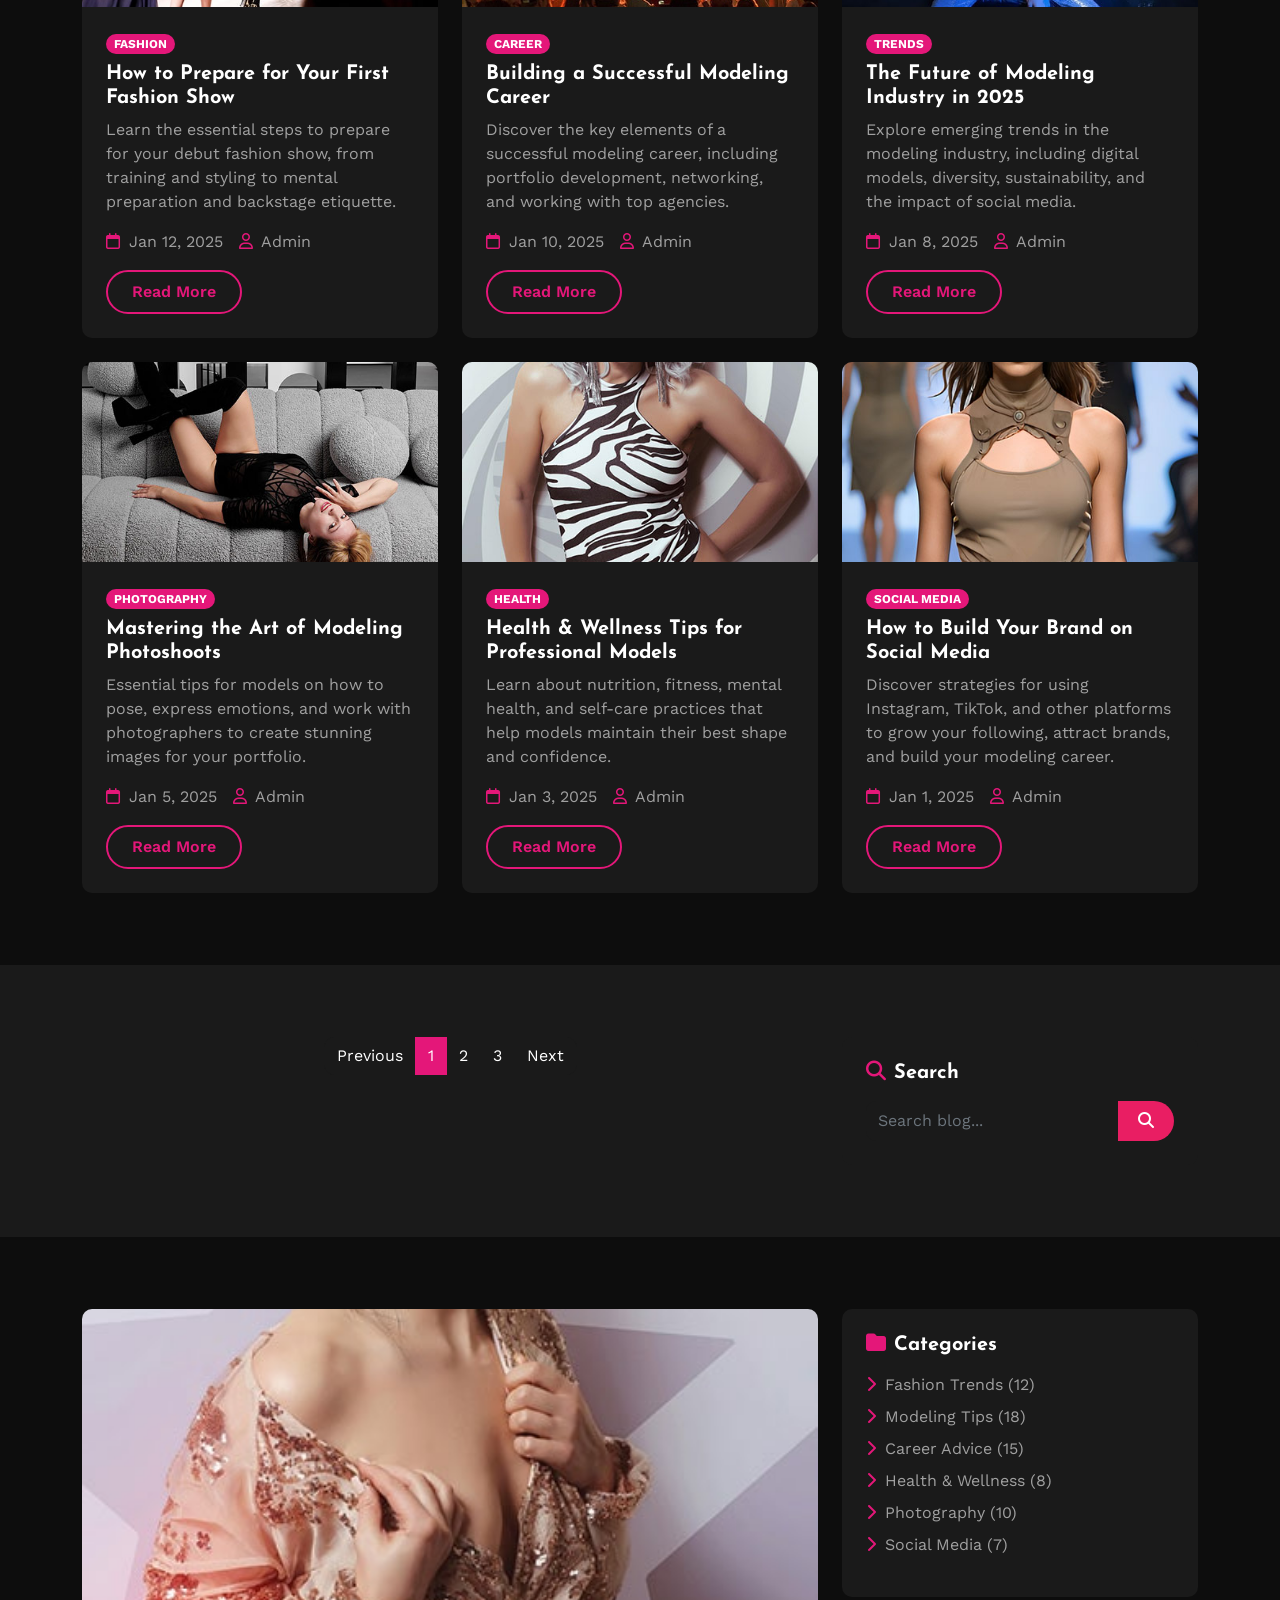
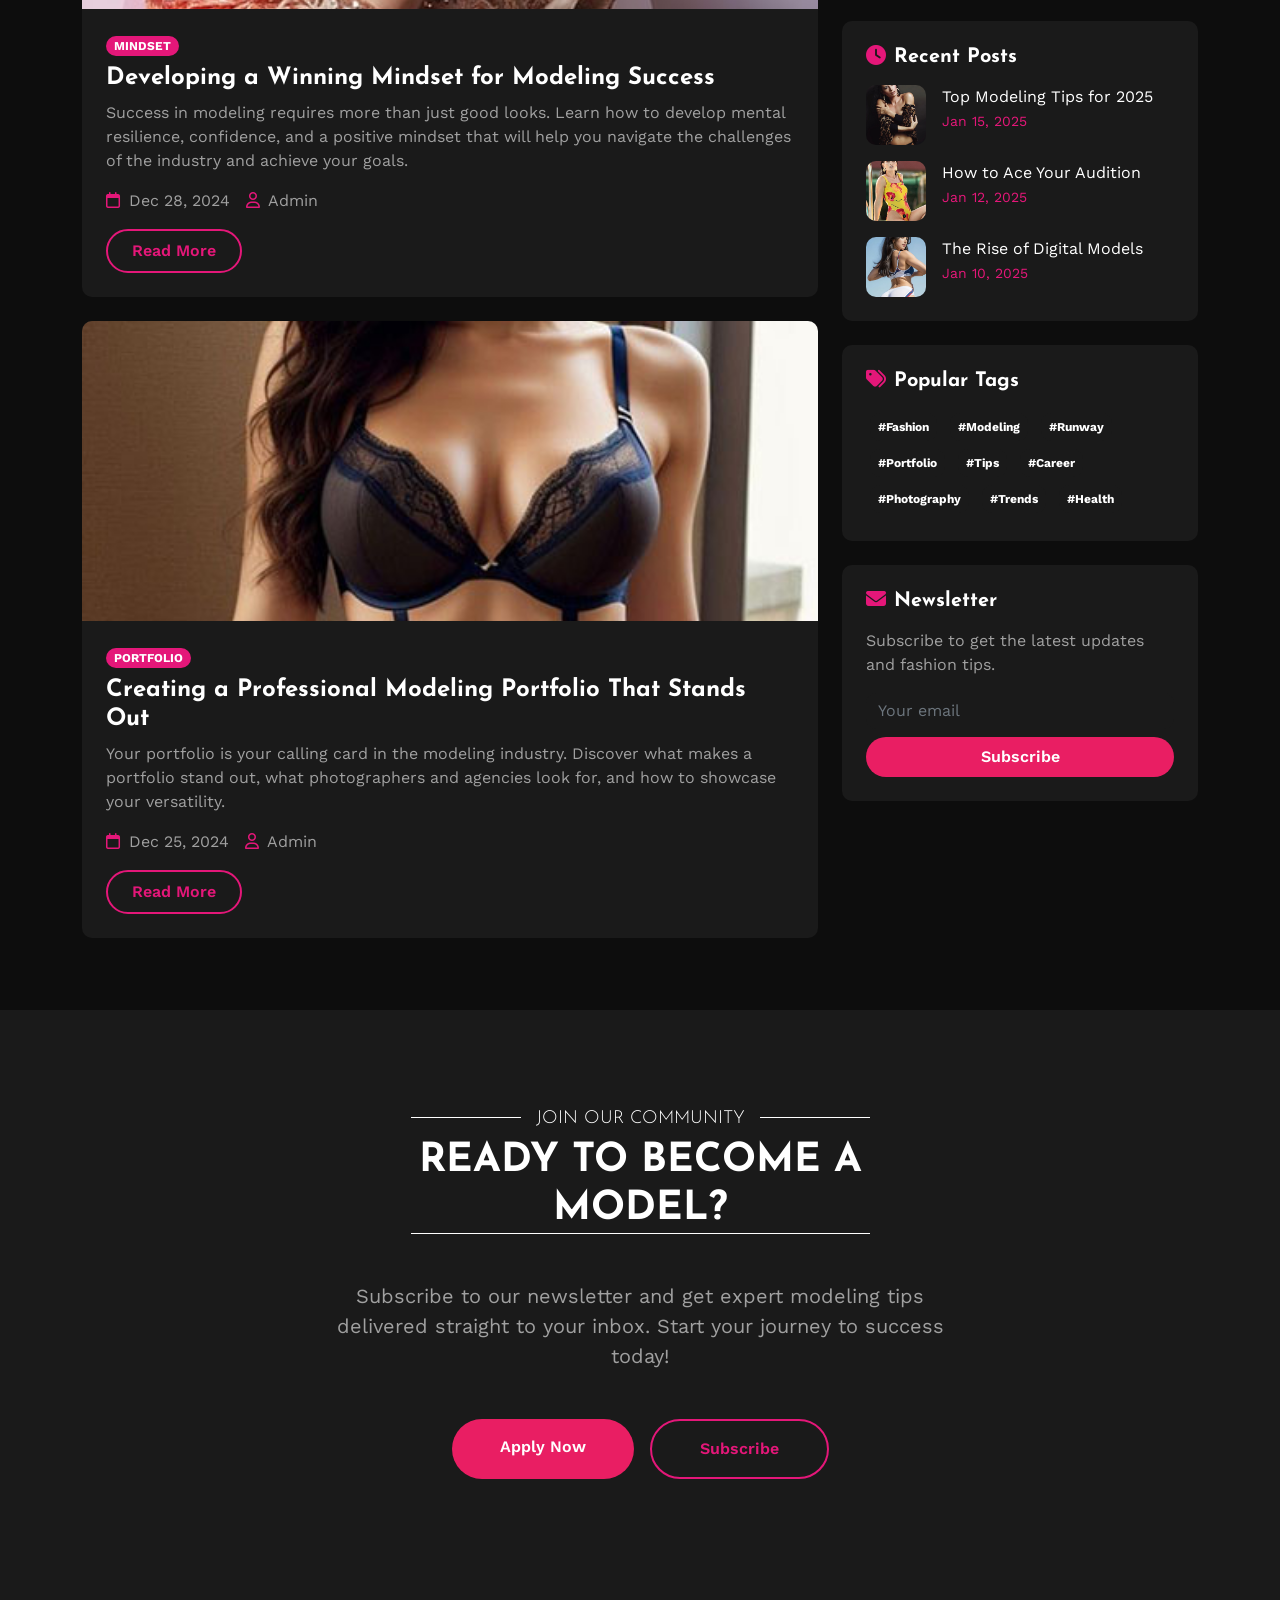
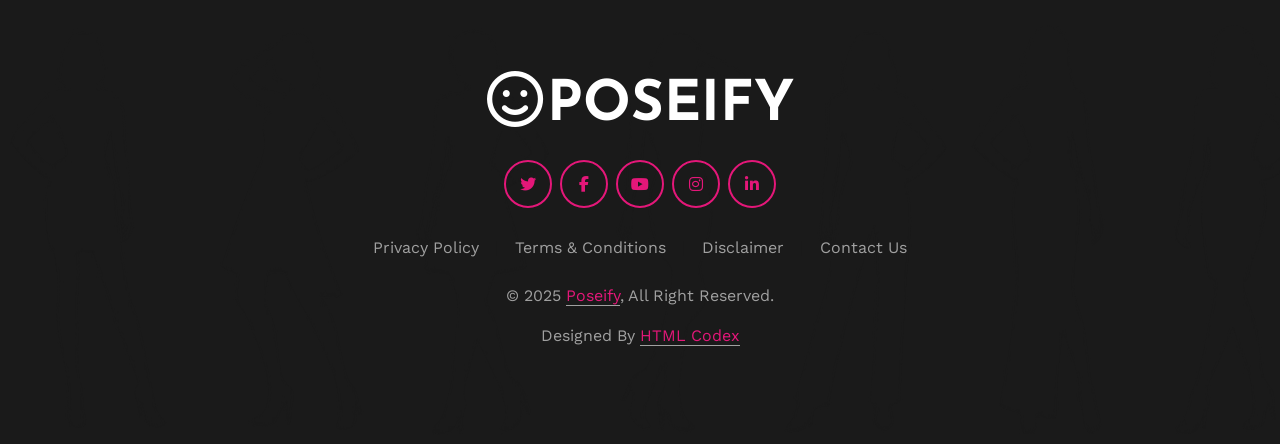
<file: blog.html>
<!DOCTYPE html>
<html lang="en">

<head>
    <meta charset="utf-8">
    <title>Blog - Poseify Premium Modeling Agency</title>
    <meta content="width=device-width, initial-scale=1.0" name="viewport">
    <meta name="description" content="Read the latest fashion and modeling industry news, tips, and trends on the Poseify blog. Expert advice for aspiring and professional models.">
    <meta name="keywords" content="fashion blog, modeling tips, modeling industry news, fashion trends, model advice">
    
    <!-- Open Graph Tags -->
    <meta property="og:title" content="Blog - Poseify Premium Modeling Agency">
    <meta property="og:description" content="Read the latest fashion and modeling industry news, tips, and trends on the Poseify blog.">
    <meta property="og:type" content="website">
    <meta property="og:url" content="https://www.yourwebsite.com/blog.html">
    <meta property="og:image" content="https://www.yourwebsite.com/img/og-image.jpg">
    
    <!-- Canonical Tag -->
    <link rel="canonical" href="https://www.yourwebsite.com/blog.html">

    <!-- Favicon -->
    <link href="img/favicon.ico" rel="icon">

    <!-- Google Web Fonts -->
    <link rel="preconnect" href="https://fonts.googleapis.com">
    <link rel="preconnect" href="https://fonts.gstatic.com" crossorigin>
    <link href="https://fonts.googleapis.com/css2?family=Josefin+Sans:wght@300;700&family=Work+Sans:wght@400;600&display=swap" rel="stylesheet">

    <!-- Icon Font Stylesheet -->
    <link href="https://cdnjs.cloudflare.com/ajax/libs/font-awesome/6.5.0/css/all.min.css" rel="stylesheet">
    <link href="https://cdn.jsdelivr.net/npm/bootstrap-icons@1.4.1/font/bootstrap-icons.css" rel="stylesheet">

    <!-- Libraries Stylesheet -->
    <link href="lib/animate/animate.min.css" rel="stylesheet">
    <link href="lib/lightbox/css/lightbox.min.css" rel="stylesheet">
    <link href="lib/owlcarousel/assets/owl.carousel.min.css" rel="stylesheet">

    <!-- Customized Bootstrap Stylesheet -->
    <link href="css/bootstrap.min.css" rel="stylesheet">

    <!-- Template Stylesheet -->
    <link href="css/style.css" rel="stylesheet">
    
    <!-- Adsense Script -->
    <script async src="https://pagead2.googlesyndication.com/pagead/js/adsbygoogle.js?client=ca-pub-xxxxxxxxxxxxx" crossorigin="anonymous"></script>
</head>

<body>
    <!-- Spinner Start -->
    <div id="spinner" class="show bg-dark position-fixed translate-middle w-100 vh-100 top-50 start-50 d-flex align-items-center justify-content-center">
        <div class="spinner-grow text-primary" style="width: 3rem; height: 3rem;" role="status">
            <span class="sr-only">Loading...</span>
        </div>
    </div>
    <!-- Spinner End -->

    <!-- ============================================================ -->
    <!-- HEADER / NAVBAR - UPDATED -->
    <!-- ============================================================ -->
    <div class="container-fluid p-0">
        <nav class="navbar navbar-expand-lg navbar-dark px-lg-5">
            <a href="index.html" class="navbar-brand ms-4 ms-lg-0">
                <h2 class="mb-0 text-primary text-uppercase"><i class="fa-regular fa-face-smile me-1"></i>Poseify</h2>
            </a>
            <button type="button" class="navbar-toggler me-4" data-bs-toggle="collapse" data-bs-target="#navbarCollapse">
                <span class="navbar-toggler-icon"></span>
            </button>
            <div class="collapse navbar-collapse" id="navbarCollapse">
                <div class="navbar-nav mx-auto p-4 p-lg-0">
                    <a href="index.html" class="nav-item nav-link">Home</a>
                    <a href="about.html" class="nav-item nav-link">About</a>
                    <a href="service.html" class="nav-item nav-link">Services</a>
                    <!-- Blog Link - Moved to Navbar (Outside Dropdown) -->
                    <a href="blog.html" class="nav-item nav-link active">Blog</a>
                    <div class="nav-item dropdown">
                        <a href="#" class="nav-link dropdown-toggle" data-bs-toggle="dropdown">Pages</a>
                        <div class="dropdown-menu m-0">
                            <a href="team.html" class="dropdown-item">Our Models</a>
                            <a href="testimonial.html" class="dropdown-item">Testimonial</a>
                            <a href="portfolio.html" class="dropdown-item">Portfolio</a>
                            <a href="faq.html" class="dropdown-item">FAQ</a>
                            <a href="404.html" class="dropdown-item">404 Page</a>
                        </div>
                    </div>
                    <a href="contact.html" class="nav-item nav-link">Contact</a>
                </div>
                <div class="d-none d-lg-flex">
                    <a class="btn btn-outline-primary border-2" href="contact.html">Join Now</a>
                </div>
            </div>
        </nav>

        <!-- ============================================================ -->
        <!-- SECTION 1: PAGE HEADER -->
        <!-- ============================================================ -->
        <div class="page-header pb-5" style="background: linear-gradient(rgba(0,0,0,0.85), rgba(0,0,0,0.85)), url('img/carousel-2.jpg') top center no-repeat; background-size: cover;">
            <div class="container text-center py-5">
                <h1 class="display-3 text-uppercase text-white mb-3 animated slideInDown">Our Blog</h1>
                <nav aria-label="breadcrumb animated slideInDown">
                    <ol class="breadcrumb justify-content-center text-uppercase mb-0">
                        <li class="breadcrumb-item"><a class="text-white" href="index.html">Home</a></li>
                        <li class="breadcrumb-item text-primary active" aria-current="page">Blog</li>
                    </ol>
                </nav>
            </div>
        </div>
    </div>
    <!-- ============================================================ -->
    <!-- HEADER END -->
    <!-- ============================================================ -->

    <!-- ============================================================ -->
    <!-- SECTION 2: INTRO -->
    <!-- ============================================================ -->
    <div class="container-fluid py-5">
        <div class="container py-4">
            <div class="text-center mb-4">
                <div class="title wow fadeInUp" data-wow-delay="0.1s">
                    <div class="title-center">
                        <h5>Latest Articles</h5>
                        <h1>Fashion & Modeling Insights</h1>
                    </div>
                </div>
                <p class="fs-5 text-body mx-auto" style="max-width: 700px;">Stay updated with the latest fashion trends, modeling tips, and industry news. Our expert team shares valuable insights to help you succeed in the modeling world.</p>
            </div>
        </div>
    </div>
    <!-- ============================================================ -->
    <!-- INTRO END -->
    <!-- ============================================================ -->

    <!-- ============================================================ -->
    <!-- SECTION 3: FEATURED POST -->
    <!-- ============================================================ -->
    <div class="container-fluid py-5 bg-secondary">
        <div class="container py-4">
            <div class="row g-4 align-items-center">
                <div class="col-lg-6 wow fadeInUp" data-wow-delay="0.1s">
                    <span class="badge bg-primary text-uppercase px-3 py-2 mb-3">Featured Post</span>
                    <h2 class="text-white mb-3">Top 10 Essential Tips for Aspiring Models in 2025</h2>
                    <p class="text-body mb-3">Starting a modeling career can be challenging, but with the right guidance and preparation, you can make your mark in the industry. From building a strong portfolio to understanding the business side of modeling, these essential tips will set you on the path to success.</p>
                    <div class="d-flex gap-3 mb-3">
                        <span class="text-body"><i class="fa-regular fa-calendar text-primary me-1"></i> January 15, 2025</span>
                        <span class="text-body"><i class="fa-regular fa-user text-primary me-1"></i> By Poseify Team</span>
                        <span class="text-body"><i class="fa-regular fa-clock text-primary me-1"></i> 5 min read</span>
                    </div>
                    <a href="#" class="btn btn-primary py-3 px-4">Read Full Article</a>
                </div>
                <div class="col-lg-6 wow fadeInUp" data-wow-delay="0.3s">
                    <img class="img-fluid rounded-3" src="img/carousel-1.jpg" alt="Featured Post">
                </div>
            </div>
        </div>
    </div>
    <!-- ============================================================ -->
    <!-- FEATURED POST END -->
    <!-- ============================================================ -->

    <!-- ============================================================ -->
    <!-- SECTION 4: BLOG GRID (6 Posts) -->
    <!-- ============================================================ -->
    <div class="container-fluid py-5">
        <div class="container py-4">
            <div class="row g-4">
                <!-- Blog Post 1 -->
                <div class="col-lg-4 col-md-6 wow fadeInUp" data-wow-delay="0.1s">
                    <div class="bg-dark rounded-3 overflow-hidden h-100">
                        <img class="img-fluid w-100" src="img/service-1.jpg" alt="Fashion Show Tips" style="height:200px; object-fit:cover;">
                        <div class="p-4">
                            <span class="badge bg-primary text-uppercase px-2 py-1 mb-2">Fashion</span>
                            <h5 class="text-white">How to Prepare for Your First Fashion Show</h5>
                            <p class="text-body">Learn the essential steps to prepare for your debut fashion show, from training and styling to mental preparation and backstage etiquette.</p>
                            <div class="d-flex gap-3 mb-3">
                                <span class="text-body"><i class="fa-regular fa-calendar text-primary me-1"></i> Jan 12, 2025</span>
                                <span class="text-body"><i class="fa-regular fa-user text-primary me-1"></i> Admin</span>
                            </div>
                            <a href="#" class="btn btn-outline-primary border-2 py-2 px-4">Read More</a>
                        </div>
                    </div>
                </div>
                <!-- Blog Post 2 -->
                <div class="col-lg-4 col-md-6 wow fadeInUp" data-wow-delay="0.3s">
                    <div class="bg-dark rounded-3 overflow-hidden h-100">
                        <img class="img-fluid w-100" src="img/service-2.jpg" alt="Modeling Career" style="height:200px; object-fit:cover;">
                        <div class="p-4">
                            <span class="badge bg-primary text-uppercase px-2 py-1 mb-2">Career</span>
                            <h5 class="text-white">Building a Successful Modeling Career</h5>
                            <p class="text-body">Discover the key elements of a successful modeling career, including portfolio development, networking, and working with top agencies.</p>
                            <div class="d-flex gap-3 mb-3">
                                <span class="text-body"><i class="fa-regular fa-calendar text-primary me-1"></i> Jan 10, 2025</span>
                                <span class="text-body"><i class="fa-regular fa-user text-primary me-1"></i> Admin</span>
                            </div>
                            <a href="#" class="btn btn-outline-primary border-2 py-2 px-4">Read More</a>
                        </div>
                    </div>
                </div>
                <!-- Blog Post 3 -->
                <div class="col-lg-4 col-md-6 wow fadeInUp" data-wow-delay="0.5s">
                    <div class="bg-dark rounded-3 overflow-hidden h-100">
                        <img class="img-fluid w-100" src="img/service-3.jpg" alt="Modeling Trends" style="height:200px; object-fit:cover;">
                        <div class="p-4">
                            <span class="badge bg-primary text-uppercase px-2 py-1 mb-2">Trends</span>
                            <h5 class="text-white">The Future of Modeling Industry in 2025</h5>
                            <p class="text-body">Explore emerging trends in the modeling industry, including digital models, diversity, sustainability, and the impact of social media.</p>
                            <div class="d-flex gap-3 mb-3">
                                <span class="text-body"><i class="fa-regular fa-calendar text-primary me-1"></i> Jan 8, 2025</span>
                                <span class="text-body"><i class="fa-regular fa-user text-primary me-1"></i> Admin</span>
                            </div>
                            <a href="#" class="btn btn-outline-primary border-2 py-2 px-4">Read More</a>
                        </div>
                    </div>
                </div>
                <!-- Blog Post 4 -->
                <div class="col-lg-4 col-md-6 wow fadeInUp" data-wow-delay="0.7s">
                    <div class="bg-dark rounded-3 overflow-hidden h-100">
                        <img class="img-fluid w-100" src="img/service-4.jpg" alt="Model Photoshoot" style="height:200px; object-fit:cover;">
                        <div class="p-4">
                            <span class="badge bg-primary text-uppercase px-2 py-1 mb-2">Photography</span>
                            <h5 class="text-white">Mastering the Art of Modeling Photoshoots</h5>
                            <p class="text-body">Essential tips for models on how to pose, express emotions, and work with photographers to create stunning images for your portfolio.</p>
                            <div class="d-flex gap-3 mb-3">
                                <span class="text-body"><i class="fa-regular fa-calendar text-primary me-1"></i> Jan 5, 2025</span>
                                <span class="text-body"><i class="fa-regular fa-user text-primary me-1"></i> Admin</span>
                            </div>
                            <a href="#" class="btn btn-outline-primary border-2 py-2 px-4">Read More</a>
                        </div>
                    </div>
                </div>
                <!-- Blog Post 5 -->
                <div class="col-lg-4 col-md-6 wow fadeInUp" data-wow-delay="0.2s">
                    <div class="bg-dark rounded-3 overflow-hidden h-100">
                        <img class="img-fluid w-100" src="img/team-1.jpg" alt="Model Health" style="height:200px; object-fit:cover;">
                        <div class="p-4">
                            <span class="badge bg-primary text-uppercase px-2 py-1 mb-2">Health</span>
                            <h5 class="text-white">Health & Wellness Tips for Professional Models</h5>
                            <p class="text-body">Learn about nutrition, fitness, mental health, and self-care practices that help models maintain their best shape and confidence.</p>
                            <div class="d-flex gap-3 mb-3">
                                <span class="text-body"><i class="fa-regular fa-calendar text-primary me-1"></i> Jan 3, 2025</span>
                                <span class="text-body"><i class="fa-regular fa-user text-primary me-1"></i> Admin</span>
                            </div>
                            <a href="#" class="btn btn-outline-primary border-2 py-2 px-4">Read More</a>
                        </div>
                    </div>
                </div>
                <!-- Blog Post 6 -->
                <div class="col-lg-4 col-md-6 wow fadeInUp" data-wow-delay="0.4s">
                    <div class="bg-dark rounded-3 overflow-hidden h-100">
                        <img class="img-fluid w-100" src="img/team-2.jpg" alt="Social Media" style="height:200px; object-fit:cover;">
                        <div class="p-4">
                            <span class="badge bg-primary text-uppercase px-2 py-1 mb-2">Social Media</span>
                            <h5 class="text-white">How to Build Your Brand on Social Media</h5>
                            <p class="text-body">Discover strategies for using Instagram, TikTok, and other platforms to grow your following, attract brands, and build your modeling career.</p>
                            <div class="d-flex gap-3 mb-3">
                                <span class="text-body"><i class="fa-regular fa-calendar text-primary me-1"></i> Jan 1, 2025</span>
                                <span class="text-body"><i class="fa-regular fa-user text-primary me-1"></i> Admin</span>
                            </div>
                            <a href="#" class="btn btn-outline-primary border-2 py-2 px-4">Read More</a>
                        </div>
                    </div>
                </div>
            </div>
        </div>
    </div>
    <!-- ============================================================ -->
    <!-- BLOG GRID END -->
    <!-- ============================================================ -->

    <!-- ============================================================ -->
    <!-- SECTION 5: SIDEBAR - SEARCH -->
    <!-- ============================================================ -->
    <div class="container-fluid py-5 bg-secondary">
        <div class="container py-4">
            <div class="row g-4">
                <div class="col-lg-8">
                    <!-- Pagination -->
                    <nav aria-label="Page navigation">
                        <ul class="pagination justify-content-center">
                            <li class="page-item disabled"><a class="page-link bg-dark text-white border-secondary" href="#">Previous</a></li>
                            <li class="page-item active"><a class="page-link bg-primary border-primary" href="#">1</a></li>
                            <li class="page-item"><a class="page-link bg-dark text-white border-secondary" href="#">2</a></li>
                            <li class="page-item"><a class="page-link bg-dark text-white border-secondary" href="#">3</a></li>
                            <li class="page-item"><a class="page-link bg-dark text-white border-secondary" href="#">Next</a></li>
                        </ul>
                    </nav>
                </div>
                <div class="col-lg-4">
                    <!-- Search Bar -->
                    <div class="bg-dark p-4 rounded-3">
                        <h5 class="text-white mb-3"><i class="fas fa-search text-primary me-2"></i>Search</h5>
                        <div class="input-group">
                            <input type="text" class="form-control bg-secondary border-0" placeholder="Search blog...">
                            <button class="btn btn-primary" type="button"><i class="fas fa-search"></i></button>
                        </div>
                    </div>
                </div>
            </div>
        </div>
    </div>
    <!-- ============================================================ -->
    <!-- SIDEBAR END -->
    <!-- ============================================================ -->

    <!-- ============================================================ -->
    <!-- SECTION 6: BLOG WITH SIDEBAR -->
    <!-- ============================================================ -->
    <div class="container-fluid py-5">
        <div class="container py-4">
            <div class="row g-4">
                <div class="col-lg-8">
                    <!-- Blog Post 7 -->
                    <div class="bg-dark rounded-3 overflow-hidden mb-4">
                        <img class="img-fluid w-100" src="img/team-3.jpg" alt="Model Mindset" style="height:300px; object-fit:cover;">
                        <div class="p-4">
                            <span class="badge bg-primary text-uppercase px-2 py-1 mb-2">Mindset</span>
                            <h4 class="text-white">Developing a Winning Mindset for Modeling Success</h4>
                            <p class="text-body">Success in modeling requires more than just good looks. Learn how to develop mental resilience, confidence, and a positive mindset that will help you navigate the challenges of the industry and achieve your goals.</p>
                            <div class="d-flex gap-3 mb-3">
                                <span class="text-body"><i class="fa-regular fa-calendar text-primary me-1"></i> Dec 28, 2024</span>
                                <span class="text-body"><i class="fa-regular fa-user text-primary me-1"></i> Admin</span>
                            </div>
                            <a href="#" class="btn btn-outline-primary border-2 py-2 px-4">Read More</a>
                        </div>
                    </div>
                    <!-- Blog Post 8 -->
                    <div class="bg-dark rounded-3 overflow-hidden">
                        <img class="img-fluid w-100" src="img/team-4.jpg" alt="Model Portfolio" style="height:300px; object-fit:cover;">
                        <div class="p-4">
                            <span class="badge bg-primary text-uppercase px-2 py-1 mb-2">Portfolio</span>
                            <h4 class="text-white">Creating a Professional Modeling Portfolio That Stands Out</h4>
                            <p class="text-body">Your portfolio is your calling card in the modeling industry. Discover what makes a portfolio stand out, what photographers and agencies look for, and how to showcase your versatility.</p>
                            <div class="d-flex gap-3 mb-3">
                                <span class="text-body"><i class="fa-regular fa-calendar text-primary me-1"></i> Dec 25, 2024</span>
                                <span class="text-body"><i class="fa-regular fa-user text-primary me-1"></i> Admin</span>
                            </div>
                            <a href="#" class="btn btn-outline-primary border-2 py-2 px-4">Read More</a>
                        </div>
                    </div>
                </div>
                <div class="col-lg-4">
                    <!-- Categories -->
                    <div class="bg-dark p-4 rounded-3 mb-4">
                        <h5 class="text-white mb-3"><i class="fas fa-folder text-primary me-2"></i>Categories</h5>
                        <ul class="list-unstyled">
                            <li class="mb-2"><a href="#" class="text-body"><i class="fa fa-chevron-right text-primary me-1"></i> Fashion Trends (12)</a></li>
                            <li class="mb-2"><a href="#" class="text-body"><i class="fa fa-chevron-right text-primary me-1"></i> Modeling Tips (18)</a></li>
                            <li class="mb-2"><a href="#" class="text-body"><i class="fa fa-chevron-right text-primary me-1"></i> Career Advice (15)</a></li>
                            <li class="mb-2"><a href="#" class="text-body"><i class="fa fa-chevron-right text-primary me-1"></i> Health & Wellness (8)</a></li>
                            <li class="mb-2"><a href="#" class="text-body"><i class="fa fa-chevron-right text-primary me-1"></i> Photography (10)</a></li>
                            <li class="mb-2"><a href="#" class="text-body"><i class="fa fa-chevron-right text-primary me-1"></i> Social Media (7)</a></li>
                        </ul>
                    </div>
                    <!-- Recent Posts -->
                    <div class="bg-dark p-4 rounded-3 mb-4">
                        <h5 class="text-white mb-3"><i class="fas fa-clock text-primary me-2"></i>Recent Posts</h5>
                        <div class="d-flex mb-3">
                            <img src="img/team-5.jpg" alt="Post" class="rounded-3" style="width:60px;height:60px;object-fit:cover;">
                            <div class="ms-3">
                                <a href="#" class="text-white text-decoration-none">Top Modeling Tips for 2025</a>
                                <div><small class="text-primary">Jan 15, 2025</small></div>
                            </div>
                        </div>
                        <div class="d-flex mb-3">
                            <img src="img/team-6.jpg" alt="Post" class="rounded-3" style="width:60px;height:60px;object-fit:cover;">
                            <div class="ms-3">
                                <a href="#" class="text-white text-decoration-none">How to Ace Your Audition</a>
                                <div><small class="text-primary">Jan 12, 2025</small></div>
                            </div>
                        </div>
                        <div class="d-flex">
                            <img src="img/team-7.jpg" alt="Post" class="rounded-3" style="width:60px;height:60px;object-fit:cover;">
                            <div class="ms-3">
                                <a href="#" class="text-white text-decoration-none">The Rise of Digital Models</a>
                                <div><small class="text-primary">Jan 10, 2025</small></div>
                            </div>
                        </div>
                    </div>
                    <!-- Tags -->
                    <div class="bg-dark p-4 rounded-3 mb-4">
                        <h5 class="text-white mb-3"><i class="fas fa-tags text-primary me-2"></i>Popular Tags</h5>
                        <div>
                            <span class="badge bg-secondary m-1 p-2">#Fashion</span>
                            <span class="badge bg-secondary m-1 p-2">#Modeling</span>
                            <span class="badge bg-secondary m-1 p-2">#Runway</span>
                            <span class="badge bg-secondary m-1 p-2">#Portfolio</span>
                            <span class="badge bg-secondary m-1 p-2">#Tips</span>
                            <span class="badge bg-secondary m-1 p-2">#Career</span>
                            <span class="badge bg-secondary m-1 p-2">#Photography</span>
                            <span class="badge bg-secondary m-1 p-2">#Trends</span>
                            <span class="badge bg-secondary m-1 p-2">#Health</span>
                        </div>
                    </div>
                    <!-- Newsletter -->
                    <div class="bg-dark p-4 rounded-3">
                        <h5 class="text-white mb-3"><i class="fas fa-envelope text-primary me-2"></i>Newsletter</h5>
                        <p class="text-body">Subscribe to get the latest updates and fashion tips.</p>
                        <input type="email" class="form-control bg-secondary border-0 mb-2" placeholder="Your email">
                        <button class="btn btn-primary w-100">Subscribe</button>
                    </div>
                </div>
            </div>
        </div>
    </div>
    <!-- ============================================================ -->
    <!-- BLOG WITH SIDEBAR END -->
    <!-- ============================================================ -->

    <!-- ============================================================ -->
    <!-- SECTION 7: CTA / BANNER -->
    <!-- ============================================================ -->
    <div class="container-fluid py-5 bg-secondary">
        <div class="container py-5">
            <div class="row g-0 justify-content-center">
                <div class="col-lg-7 text-center">
                    <div class="title mx-5 px-5 wow fadeInUp" data-wow-delay="0.1s">
                        <div class="title-center">
                            <h5>Join Our Community</h5>
                            <h1>Ready to Become a Model?</h1>
                        </div>
                    </div>
                    <p class="fs-5 mb-5 wow fadeInUp" data-wow-delay="0.2s">Subscribe to our newsletter and get expert modeling tips delivered straight to your inbox. Start your journey to success today!</p>
                    <div class="d-flex justify-content-center gap-3 flex-wrap wow fadeInUp" data-wow-delay="0.3s">
                        <a href="contact.html" class="btn btn-primary py-3 px-5">Apply Now</a>
                        <a href="#" class="btn btn-outline-primary border-2 py-3 px-5">Subscribe</a>
                    </div>
                </div>
            </div>
        </div>
    </div>
    <!-- ============================================================ -->
    <!-- CTA END -->
    <!-- ============================================================ -->

    <!-- ============================================================ -->
    <!-- FOOTER -->
    <!-- ============================================================ -->
    <div class="container-fluid bg-dark text-light footer py-5 wow fadeIn" data-wow-delay="0.1s">
        <div class="container text-center py-5">
            <a href="index.html">
                <h1 class="display-4 mb-3 text-white text-uppercase"><i class="fa-regular fa-face-smile me-1"></i>Poseify</h1>
            </a>
            <div class="d-flex justify-content-center mb-4">
                <a class="btn btn-lg-square btn-outline-primary border-2 m-1" href="#"><i class="fab fa-twitter"></i></a>
                <a class="btn btn-lg-square btn-outline-primary border-2 m-1" href="#"><i class="fab fa-facebook-f"></i></a>
                <a class="btn btn-lg-square btn-outline-primary border-2 m-1" href="#"><i class="fab fa-youtube"></i></a>
                <a class="btn btn-lg-square btn-outline-primary border-2 m-1" href="#"><i class="fab fa-instagram"></i></a>
                <a class="btn btn-lg-square btn-outline-primary border-2 m-1" href="#"><i class="fab fa-linkedin-in"></i></a>
            </div>
            <div class="d-flex justify-content-center mb-4 gap-3 flex-wrap">
                <a href="privacy-policy.html" class="text-light">Privacy Policy</a>
                <span class="text-secondary">|</span>
                <a href="terms.html" class="text-light">Terms & Conditions</a>
                <span class="text-secondary">|</span>
                <a href="disclaimer.html" class="text-light">Disclaimer</a>
                <span class="text-secondary">|</span>
                <a href="contact.html" class="text-light">Contact Us</a>
            </div>
            <p>&copy; 2025 <a class="border-bottom text-primary" href="index.html">Poseify</a>, All Right Reserved.</p>
            <p class="mb-0">Designed By <a class="border-bottom text-primary" href="https://htmlcodex.com">HTML Codex</a></p>
        </div>
    </div>
    <!-- ============================================================ -->
    <!-- FOOTER END -->
    <!-- ============================================================ -->

    <!-- Back to Top -->
    <a href="#" class="btn btn-outline-primary border-2 btn-lg-square back-to-top"><i class="bi bi-arrow-up"></i></a>

    <!-- JavaScript Libraries -->
    <script src="https://code.jquery.com/jquery-3.4.1.min.js"></script>
    <script src="https://cdn.jsdelivr.net/npm/bootstrap@5.0.0/dist/js/bootstrap.bundle.min.js"></script>
    <script src="lib/wow/wow.min.js"></script>
    <script src="lib/easing/easing.min.js"></script>
    <script src="lib/waypoints/waypoints.min.js"></script>
    <script src="lib/owlcarousel/owl.carousel.min.js"></script>
    <script src="lib/lightbox/js/lightbox.min.js"></script>

    <!-- Template Javascript -->
    <script src="js/main.js"></script>
</body>

</html>
</file>
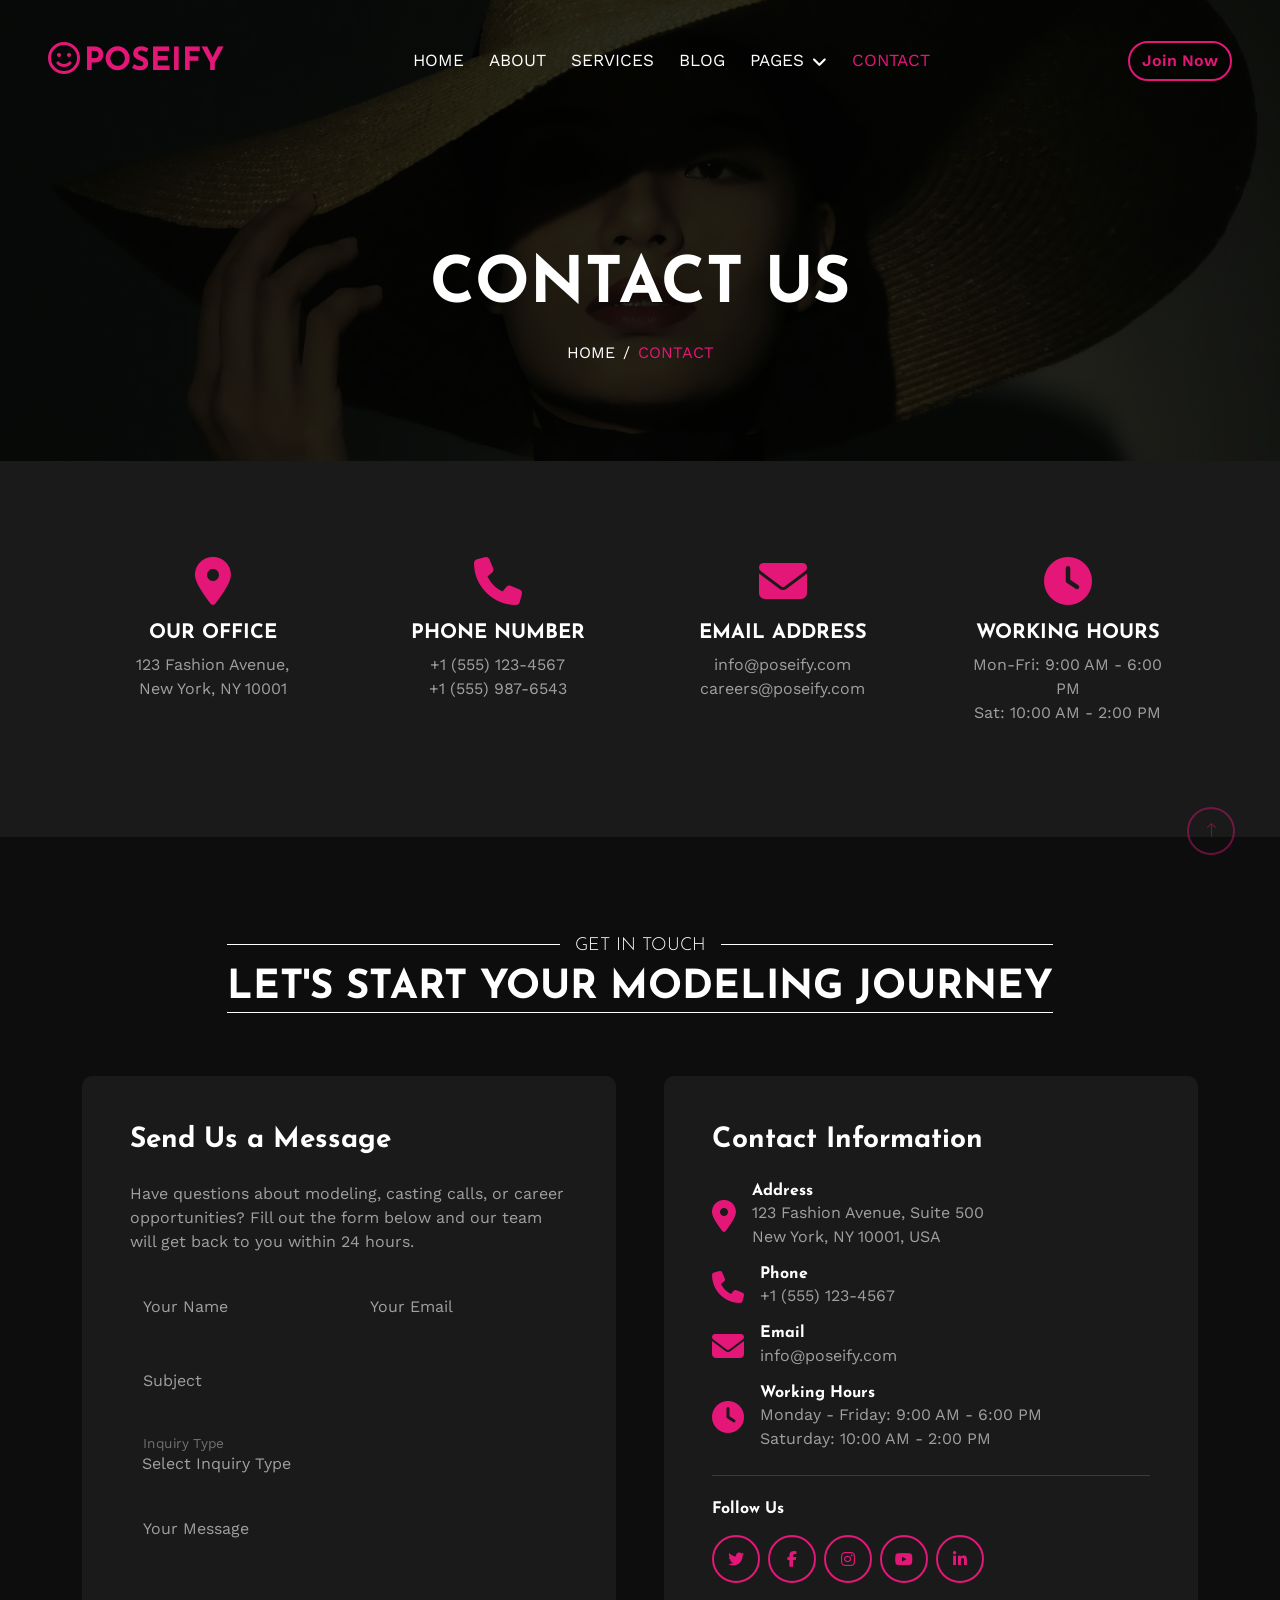
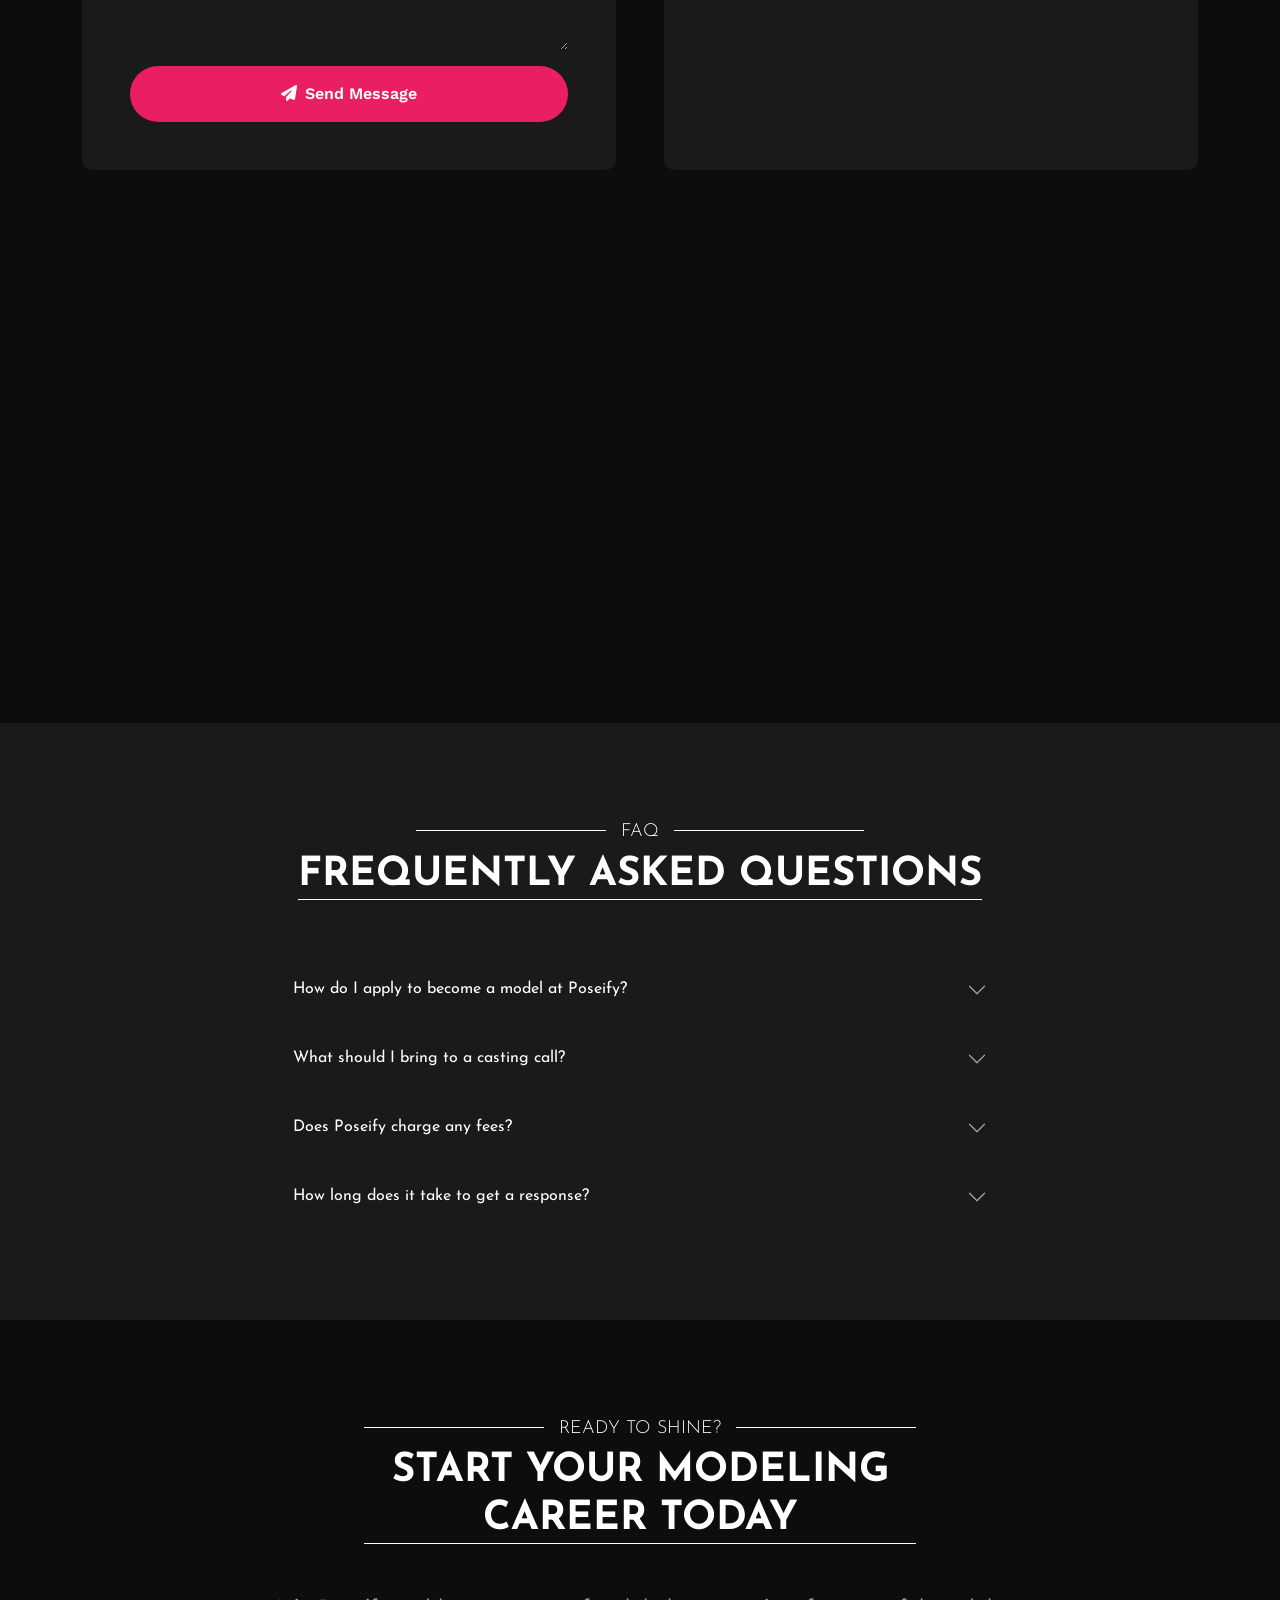
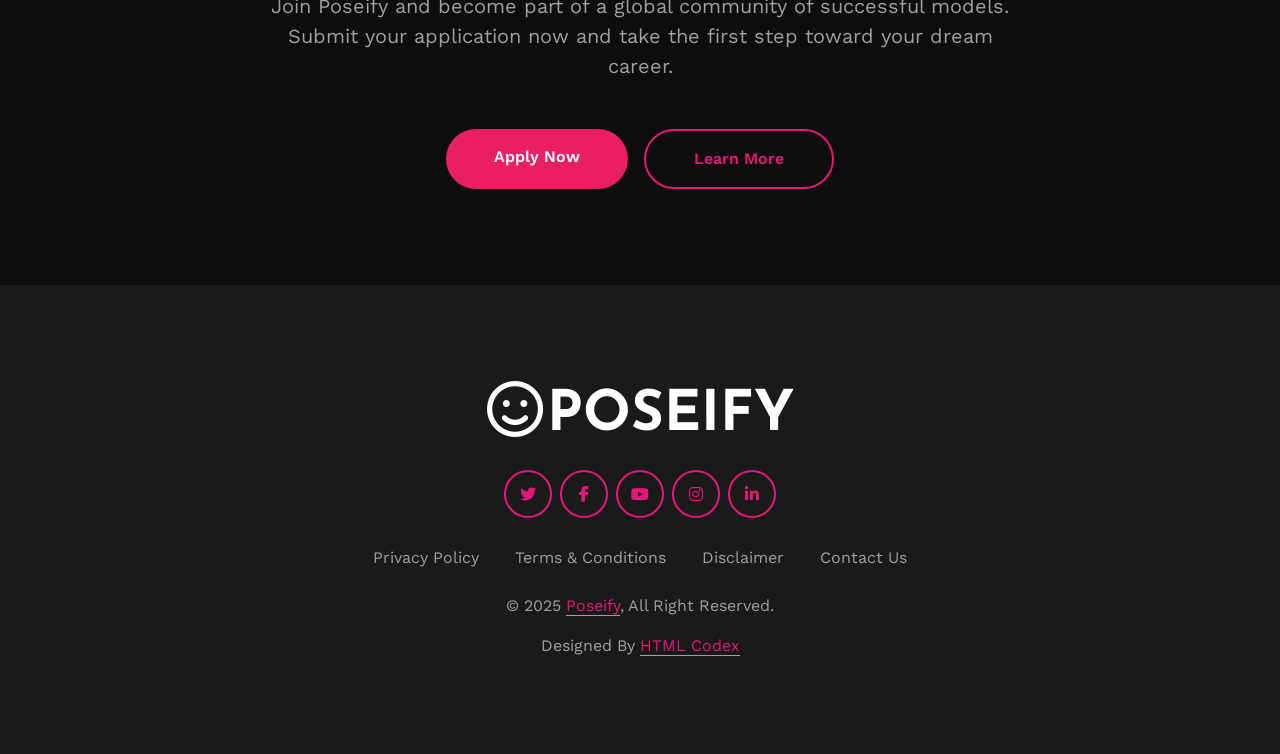
<file: contact.html>
<!DOCTYPE html>
<html lang="en">

<head>
    <meta charset="utf-8">
    <title>Contact Us - Poseify Premium Modeling Agency</title>
    <meta content="width=device-width, initial-scale=1.0" name="viewport">
    <meta name="description" content="Get in touch with Poseify - leading modeling agency. Contact us for casting calls, modeling opportunities, and career guidance. We're here to help you shine.">
    <meta name="keywords" content="contact modeling agency, modeling inquiries, casting calls, become a model, modeling agency contact">
    
    <!-- Open Graph Tags -->
    <meta property="og:title" content="Contact Poseify - Premium Modeling Agency">
    <meta property="og:description" content="Get in touch with Poseify for modeling opportunities, casting calls, and career guidance.">
    <meta property="og:type" content="website">
    <meta property="og:url" content="https://www.yourwebsite.com/contact.html">
    <meta property="og:image" content="https://www.yourwebsite.com/img/og-image.jpg">
    
    <!-- Canonical Tag -->
    <link rel="canonical" href="https://www.yourwebsite.com/contact.html">

    <!-- Favicon -->
    <link href="img/favicon.ico" rel="icon">

    <!-- Google Web Fonts -->
    <link rel="preconnect" href="https://fonts.googleapis.com">
    <link rel="preconnect" href="https://fonts.gstatic.com" crossorigin>
    <link href="https://fonts.googleapis.com/css2?family=Josefin+Sans:wght@300;700&family=Work+Sans:wght@400;600&display=swap" rel="stylesheet">

    <!-- Icon Font Stylesheet -->
    <link href="https://cdnjs.cloudflare.com/ajax/libs/font-awesome/6.5.0/css/all.min.css" rel="stylesheet">
    <link href="https://cdn.jsdelivr.net/npm/bootstrap-icons@1.4.1/font/bootstrap-icons.css" rel="stylesheet">

    <!-- Libraries Stylesheet -->
    <link href="lib/animate/animate.min.css" rel="stylesheet">
    <link href="lib/lightbox/css/lightbox.min.css" rel="stylesheet">
    <link href="lib/owlcarousel/assets/owl.carousel.min.css" rel="stylesheet">

    <!-- Customized Bootstrap Stylesheet -->
    <link href="css/bootstrap.min.css" rel="stylesheet">

    <!-- Template Stylesheet -->
    <link href="css/style.css" rel="stylesheet">
    
    <!-- Adsense Script - Add your own Ad Unit ID -->
    <script async src="https://pagead2.googlesyndication.com/pagead/js/adsbygoogle.js?client=ca-pub-xxxxxxxxxxxxx" crossorigin="anonymous"></script>
</head>

<body>
    <!-- Spinner Start -->
    <div id="spinner" class="show bg-dark position-fixed translate-middle w-100 vh-100 top-50 start-50 d-flex align-items-center justify-content-center">
        <div class="spinner-grow text-primary" style="width: 3rem; height: 3rem;" role="status">
            <span class="sr-only">Loading...</span>
        </div>
    </div>
    <!-- Spinner End -->

    <!-- ============================================================ -->
    <!-- HEADER / NAVBAR - UPDATED -->
    <!-- ============================================================ -->
    <div class="container-fluid p-0">
        <nav class="navbar navbar-expand-lg navbar-dark px-lg-5">
            <a href="index.html" class="navbar-brand ms-4 ms-lg-0">
                <h2 class="mb-0 text-primary text-uppercase"><i class="fa-regular fa-face-smile me-1"></i>Poseify</h2>
            </a>
            <button type="button" class="navbar-toggler me-4" data-bs-toggle="collapse" data-bs-target="#navbarCollapse">
                <span class="navbar-toggler-icon"></span>
            </button>
            <div class="collapse navbar-collapse" id="navbarCollapse">
                <div class="navbar-nav mx-auto p-4 p-lg-0">
                    <a href="index.html" class="nav-item nav-link">Home</a>
                    <a href="about.html" class="nav-item nav-link">About</a>
                    <a href="service.html" class="nav-item nav-link">Services</a>
                    <!-- Blog Link - Moved to Navbar (Outside Dropdown) -->
                    <a href="blog.html" class="nav-item nav-link">Blog</a>
                    <div class="nav-item dropdown">
                        <a href="#" class="nav-link dropdown-toggle" data-bs-toggle="dropdown">Pages</a>
                        <div class="dropdown-menu m-0">
                            <a href="team.html" class="dropdown-item">Our Models</a>
                            <a href="testimonial.html" class="dropdown-item">Testimonial</a>
                            <a href="portfolio.html" class="dropdown-item">Portfolio</a>
                            <a href="faq.html" class="dropdown-item">FAQ</a>
                            <a href="404.html" class="dropdown-item">404 Page</a>
                        </div>
                    </div>
                    <a href="contact.html" class="nav-item nav-link active">Contact</a>
                </div>
                <div class="d-none d-lg-flex">
                    <a class="btn btn-outline-primary border-2" href="contact.html">Join Now</a>
                </div>
            </div>
        </nav>

        <!-- ============================================================ -->
        <!-- PAGE HEADER -->
        <!-- ============================================================ -->
        <div class="page-header pb-5" style="background: linear-gradient(rgba(0,0,0,0.8), rgba(0,0,0,0.8)), url('img/carousel-2.jpg') top center no-repeat; background-size: cover;">
            <div class="container text-center py-5">
                <h1 class="display-3 text-uppercase text-white mb-3 animated slideInDown">Contact Us</h1>
                <nav aria-label="breadcrumb animated slideInDown">
                    <ol class="breadcrumb justify-content-center text-uppercase mb-0">
                        <li class="breadcrumb-item"><a class="text-white" href="index.html">Home</a></li>
                        <li class="breadcrumb-item text-primary active" aria-current="page">Contact</li>
                    </ol>
                </nav>
            </div>
        </div>
    </div>
    <!-- ============================================================ -->
    <!-- HEADER END -->
    <!-- ============================================================ -->

    <!-- ============================================================ -->
    <!-- SECTION 1: CONTACT INFO CARDS -->
    <!-- ============================================================ -->
    <div class="container-fluid py-5 bg-secondary">
        <div class="container py-4">
            <div class="row g-4">
                <div class="col-lg-3 col-md-6 wow fadeInUp" data-wow-delay="0.1s">
                    <div class="bg-dark p-4 text-center rounded-3 h-100">
                        <i class="fas fa-map-marker-alt fa-3x text-primary mb-3"></i>
                        <h5 class="text-white text-uppercase">Our Office</h5>
                        <p class="mb-0 text-body">123 Fashion Avenue,<br>New York, NY 10001</p>
                    </div>
                </div>
                <div class="col-lg-3 col-md-6 wow fadeInUp" data-wow-delay="0.3s">
                    <div class="bg-dark p-4 text-center rounded-3 h-100">
                        <i class="fas fa-phone fa-3x text-primary mb-3"></i>
                        <h5 class="text-white text-uppercase">Phone Number</h5>
                        <p class="mb-0 text-body">+1 (555) 123-4567</p>
                        <p class="text-body">+1 (555) 987-6543</p>
                    </div>
                </div>
                <div class="col-lg-3 col-md-6 wow fadeInUp" data-wow-delay="0.5s">
                    <div class="bg-dark p-4 text-center rounded-3 h-100">
                        <i class="fas fa-envelope fa-3x text-primary mb-3"></i>
                        <h5 class="text-white text-uppercase">Email Address</h5>
                        <p class="mb-0 text-body">info@poseify.com</p>
                        <p class="text-body">careers@poseify.com</p>
                    </div>
                </div>
                <div class="col-lg-3 col-md-6 wow fadeInUp" data-wow-delay="0.7s">
                    <div class="bg-dark p-4 text-center rounded-3 h-100">
                        <i class="fas fa-clock fa-3x text-primary mb-3"></i>
                        <h5 class="text-white text-uppercase">Working Hours</h5>
                        <p class="mb-0 text-body">Mon-Fri: 9:00 AM - 6:00 PM</p>
                        <p class="text-body">Sat: 10:00 AM - 2:00 PM</p>
                    </div>
                </div>
            </div>
        </div>
    </div>
    <!-- ============================================================ -->
    <!-- CONTACT INFO END -->
    <!-- ============================================================ -->

    <!-- ============================================================ -->
    <!-- SECTION 2: CONTACT FORM & INFO -->
    <!-- ============================================================ -->
    <div class="container-fluid py-5">
        <div class="container py-5">
            <div class="text-center mb-5">
                <div class="title wow fadeInUp" data-wow-delay="0.1s">
                    <div class="title-center">
                        <h5>Get In Touch</h5>
                        <h1>Let's Start Your Modeling Journey</h1>
                    </div>
                </div>
            </div>
            <div class="row g-5">
                <div class="col-lg-6 wow fadeInUp" data-wow-delay="0.2s">
                    <div class="bg-dark p-5 rounded-3 h-100">
                        <h3 class="text-white mb-4">Send Us a Message</h3>
                        <p class="text-body mb-4">Have questions about modeling, casting calls, or career opportunities? Fill out the form below and our team will get back to you within 24 hours.</p>
                        <form id="contactForm" method="POST">
                            <div class="row g-3">
                                <div class="col-md-6">
                                    <div class="form-floating">
                                        <input type="text" class="form-control bg-secondary border-0" id="name" placeholder="Your Name" required>
                                        <label for="name">Your Name</label>
                                    </div>
                                </div>
                                <div class="col-md-6">
                                    <div class="form-floating">
                                        <input type="email" class="form-control bg-secondary border-0" id="email" placeholder="Your Email" required>
                                        <label for="email">Your Email</label>
                                    </div>
                                </div>
                                <div class="col-12">
                                    <div class="form-floating">
                                        <input type="text" class="form-control bg-secondary border-0" id="subject" placeholder="Subject" required>
                                        <label for="subject">Subject</label>
                                    </div>
                                </div>
                                <div class="col-12">
                                    <div class="form-floating">
                                        <select class="form-control bg-secondary border-0" id="inquiryType" required>
                                            <option value="">Select Inquiry Type</option>
                                            <option value="modeling">Modeling Application</option>
                                            <option value="casting">Casting Call</option>
                                            <option value="event">Event Booking</option>
                                            <option value="partnership">Partnership</option>
                                            <option value="general">General Inquiry</option>
                                        </select>
                                        <label for="inquiryType">Inquiry Type</label>
                                    </div>
                                </div>
                                <div class="col-12">
                                    <div class="form-floating">
                                        <textarea class="form-control bg-secondary border-0" placeholder="Leave a message here" id="message" style="height: 150px" required></textarea>
                                        <label for="message">Your Message</label>
                                    </div>
                                </div>
                                <div class="col-12">
                                    <button class="btn btn-primary py-3 w-100" type="submit">
                                        <i class="fas fa-paper-plane me-2"></i>Send Message
                                    </button>
                                </div>
                            </div>
                        </form>
                    </div>
                </div>
                <div class="col-lg-6 wow fadeInUp" data-wow-delay="0.4s">
                    <div class="bg-dark p-5 rounded-3 h-100">
                        <h3 class="text-white mb-4">Contact Information</h3>
                        <div class="mb-4">
                            <div class="d-flex align-items-center mb-3">
                                <i class="fas fa-map-marker-alt text-primary fa-2x me-3"></i>
                                <div>
                                    <h6 class="text-white mb-0">Address</h6>
                                    <p class="text-body mb-0">123 Fashion Avenue, Suite 500<br>New York, NY 10001, USA</p>
                                </div>
                            </div>
                            <div class="d-flex align-items-center mb-3">
                                <i class="fas fa-phone text-primary fa-2x me-3"></i>
                                <div>
                                    <h6 class="text-white mb-0">Phone</h6>
                                    <p class="text-body mb-0">+1 (555) 123-4567</p>
                                </div>
                            </div>
                            <div class="d-flex align-items-center mb-3">
                                <i class="fas fa-envelope text-primary fa-2x me-3"></i>
                                <div>
                                    <h6 class="text-white mb-0">Email</h6>
                                    <p class="text-body mb-0">info@poseify.com</p>
                                </div>
                            </div>
                            <div class="d-flex align-items-center">
                                <i class="fas fa-clock text-primary fa-2x me-3"></i>
                                <div>
                                    <h6 class="text-white mb-0">Working Hours</h6>
                                    <p class="text-body mb-0">Monday - Friday: 9:00 AM - 6:00 PM<br>Saturday: 10:00 AM - 2:00 PM</p>
                                </div>
                            </div>
                        </div>
                        <hr class="border-secondary">
                        <div class="mt-4">
                            <h6 class="text-white mb-3">Follow Us</h6>
                            <div class="d-flex">
                                <a class="btn btn-outline-primary btn-lg-square border-2 me-2" href="#"><i class="fab fa-twitter"></i></a>
                                <a class="btn btn-outline-primary btn-lg-square border-2 me-2" href="#"><i class="fab fa-facebook-f"></i></a>
                                <a class="btn btn-outline-primary btn-lg-square border-2 me-2" href="#"><i class="fab fa-instagram"></i></a>
                                <a class="btn btn-outline-primary btn-lg-square border-2 me-2" href="#"><i class="fab fa-youtube"></i></a>
                                <a class="btn btn-outline-primary btn-lg-square border-2" href="#"><i class="fab fa-linkedin-in"></i></a>
                            </div>
                        </div>
                    </div>
                </div>
            </div>
        </div>
    </div>
    <!-- ============================================================ -->
    <!-- CONTACT FORM END -->
    <!-- ============================================================ -->

    <!-- ============================================================ -->
    <!-- SECTION 3: GOOGLE MAP -->
    <!-- ============================================================ -->
    <div class="container-fluid p-0 wow fadeIn" data-wow-delay="0.3s">
        <iframe
            src="https://www.google.com/maps/embed?pb=!1m18!1m12!1m3!1d3024.2219901290355!2d-74.00369368400567!3d40.71312937933038!2m3!1f0!2f0!3f0!3m2!1i1024!2i768!4f13.1!3m3!1m2!1s0x89c25a316bb7af23%3A0x1b9c3f0a5d8c5f4d!2sFashion%20Avenue%2C%20New%20York%2C%20NY%2C%20USA!5e0!3m2!1sen!2s!4v1641234567890!5m2!1sen!2s"
            frameborder="0" allowfullscreen="" aria-hidden="false" tabindex="0"
            style="width: 100%; height: 450px; filter: grayscale(100%) invert(92%) contrast(83%); border: 0;">
        </iframe>
    </div>
    <!-- ============================================================ -->
    <!-- MAP END -->
    <!-- ============================================================ -->

    <!-- ============================================================ -->
    <!-- SECTION 4: FAQ SECTION -->
    <!-- ============================================================ -->
    <div class="container-fluid py-5 bg-secondary">
        <div class="container py-5">
            <div class="text-center mb-5">
                <div class="title wow fadeInUp" data-wow-delay="0.1s">
                    <div class="title-center">
                        <h5>FAQ</h5>
                        <h1>Frequently Asked Questions</h1>
                    </div>
                </div>
            </div>
            <div class="row justify-content-center">
                <div class="col-lg-8">
                    <div class="accordion" id="faqAccordion">
                        <div class="accordion-item bg-dark border-secondary mb-3">
                            <h2 class="accordion-header">
                                <button class="accordion-button bg-dark text-white collapsed" type="button" data-bs-toggle="collapse" data-bs-target="#faq1">
                                    How do I apply to become a model at Poseify?
                                </button>
                            </h2>
                            <div id="faq1" class="accordion-collapse collapse" data-bs-parent="#faqAccordion">
                                <div class="accordion-body text-body">Simply fill out the contact form above or visit our Contact page. Upload your portfolio or recent photos, and our team will review your application. If selected, we'll invite you for a professional photoshoot and interview.</div>
                            </div>
                        </div>
                        <div class="accordion-item bg-dark border-secondary mb-3">
                            <h2 class="accordion-header">
                                <button class="accordion-button bg-dark text-white collapsed" type="button" data-bs-toggle="collapse" data-bs-target="#faq2">
                                    What should I bring to a casting call?
                                </button>
                            </h2>
                            <div id="faq2" class="accordion-collapse collapse" data-bs-parent="#faqAccordion">
                                <div class="accordion-body text-body">Bring your portfolio (physical or digital), comp cards, and a positive attitude. Wear fitted clothing that shows your body type clearly. We recommend minimal makeup and natural hair for the initial casting.</div>
                            </div>
                        </div>
                        <div class="accordion-item bg-dark border-secondary mb-3">
                            <h2 class="accordion-header">
                                <button class="accordion-button bg-dark text-white collapsed" type="button" data-bs-toggle="collapse" data-bs-target="#faq3">
                                    Does Poseify charge any fees?
                                </button>
                            </h2>
                            <div id="faq3" class="accordion-collapse collapse" data-bs-parent="#faqAccordion">
                                <div class="accordion-body text-body">We only charge a commission on successful bookings. There are no upfront fees or hidden charges. Our goal is to help you succeed in your modeling career.</div>
                            </div>
                        </div>
                        <div class="accordion-item bg-dark border-secondary">
                            <h2 class="accordion-header">
                                <button class="accordion-button bg-dark text-white collapsed" type="button" data-bs-toggle="collapse" data-bs-target="#faq4">
                                    How long does it take to get a response?
                                </button>
                            </h2>
                            <div id="faq4" class="accordion-collapse collapse" data-bs-parent="#faqAccordion">
                                <div class="accordion-body text-body">Our team typically responds within 24-48 hours of receiving your inquiry. For urgent casting calls, we respond within 12 hours.</div>
                            </div>
                        </div>
                    </div>
                </div>
            </div>
        </div>
    </div>
    <!-- ============================================================ -->
    <!-- FAQ END -->
    <!-- ============================================================ -->

    <!-- ============================================================ -->
    <!-- SECTION 5: CTA / BANNER -->
    <!-- ============================================================ -->
    <div class="container-fluid py-5">
        <div class="container py-5">
            <div class="row g-0 justify-content-center">
                <div class="col-lg-8 text-center">
                    <div class="title mx-5 px-5 wow fadeInUp" data-wow-delay="0.1s">
                        <div class="title-center">
                            <h5>Ready to Shine?</h5>
                            <h1>Start Your Modeling Career Today</h1>
                        </div>
                    </div>
                    <p class="fs-5 mb-5 wow fadeInUp" data-wow-delay="0.2s">Join Poseify and become part of a global community of successful models. Submit your application now and take the first step toward your dream career.</p>
                    <div class="d-flex justify-content-center gap-3 flex-wrap wow fadeInUp" data-wow-delay="0.3s">
                        <a href="contact.html" class="btn btn-primary py-3 px-5">Apply Now</a>
                        <a href="about.html" class="btn btn-outline-primary border-2 py-3 px-5">Learn More</a>
                    </div>
                </div>
            </div>
        </div>
    </div>
    <!-- ============================================================ -->
    <!-- CTA END -->
    <!-- ============================================================ -->

    <!-- ============================================================ -->
    <!-- FOOTER -->
    <!-- ============================================================ -->
    <div class="container-fluid bg-dark text-light footer py-5 wow fadeIn" data-wow-delay="0.1s">
        <div class="container text-center py-5">
            <a href="index.html">
                <h1 class="display-4 mb-3 text-white text-uppercase"><i class="fa-regular fa-face-smile me-1"></i>Poseify</h1>
            </a>
            <div class="d-flex justify-content-center mb-4">
                <a class="btn btn-lg-square btn-outline-primary border-2 m-1" href="#"><i class="fab fa-twitter"></i></a>
                <a class="btn btn-lg-square btn-outline-primary border-2 m-1" href="#"><i class="fab fa-facebook-f"></i></a>
                <a class="btn btn-lg-square btn-outline-primary border-2 m-1" href="#"><i class="fab fa-youtube"></i></a>
                <a class="btn btn-lg-square btn-outline-primary border-2 m-1" href="#"><i class="fab fa-instagram"></i></a>
                <a class="btn btn-lg-square btn-outline-primary border-2 m-1" href="#"><i class="fab fa-linkedin-in"></i></a>
            </div>
            <div class="d-flex justify-content-center mb-4 gap-3 flex-wrap">
                <a href="privacy-policy.html" class="text-light">Privacy Policy</a>
                <span class="text-secondary">|</span>
                <a href="terms.html" class="text-light">Terms & Conditions</a>
                <span class="text-secondary">|</span>
                <a href="disclaimer.html" class="text-light">Disclaimer</a>
                <span class="text-secondary">|</span>
                <a href="contact.html" class="text-light">Contact Us</a>
            </div>
            <p>&copy; 2025 <a class="border-bottom text-primary" href="index.html">Poseify</a>, All Right Reserved.</p>
            <p class="mb-0">Designed By <a class="border-bottom text-primary" href="https://htmlcodex.com">HTML Codex</a></p>
        </div>
    </div>
    <!-- ============================================================ -->
    <!-- FOOTER END -->
    <!-- ============================================================ -->

    <!-- Back to Top -->
    <a href="#" class="btn btn-outline-primary border-2 btn-lg-square back-to-top"><i class="bi bi-arrow-up"></i></a>

    <!-- JavaScript Libraries -->
    <script src="https://code.jquery.com/jquery-3.4.1.min.js"></script>
    <script src="https://cdn.jsdelivr.net/npm/bootstrap@5.0.0/dist/js/bootstrap.bundle.min.js"></script>
    <script src="lib/wow/wow.min.js"></script>
    <script src="lib/easing/easing.min.js"></script>
    <script src="lib/waypoints/waypoints.min.js"></script>
    <script src="lib/owlcarousel/owl.carousel.min.js"></script>
    <script src="lib/lightbox/js/lightbox.min.js"></script>

    <!-- Template Javascript -->
    <script src="js/main.js"></script>
    
    <!-- Custom Form Script -->
    <script>
        $(document).ready(function() {
            // Form Submit Handler
            $('#contactForm').on('submit', function(e) {
                e.preventDefault();
                
                // Simple validation
                var name = $('#name').val();
                var email = $('#email').val();
                var subject = $('#subject').val();
                var message = $('#message').val();
                
                if(name && email && subject && message) {
                    alert('Thank you! Your message has been sent successfully. Our team will get back to you within 24 hours.');
                    this.reset();
                } else {
                    alert('Please fill in all required fields.');
                }
            });
        });
    </script>
</body>

</html>
</file>
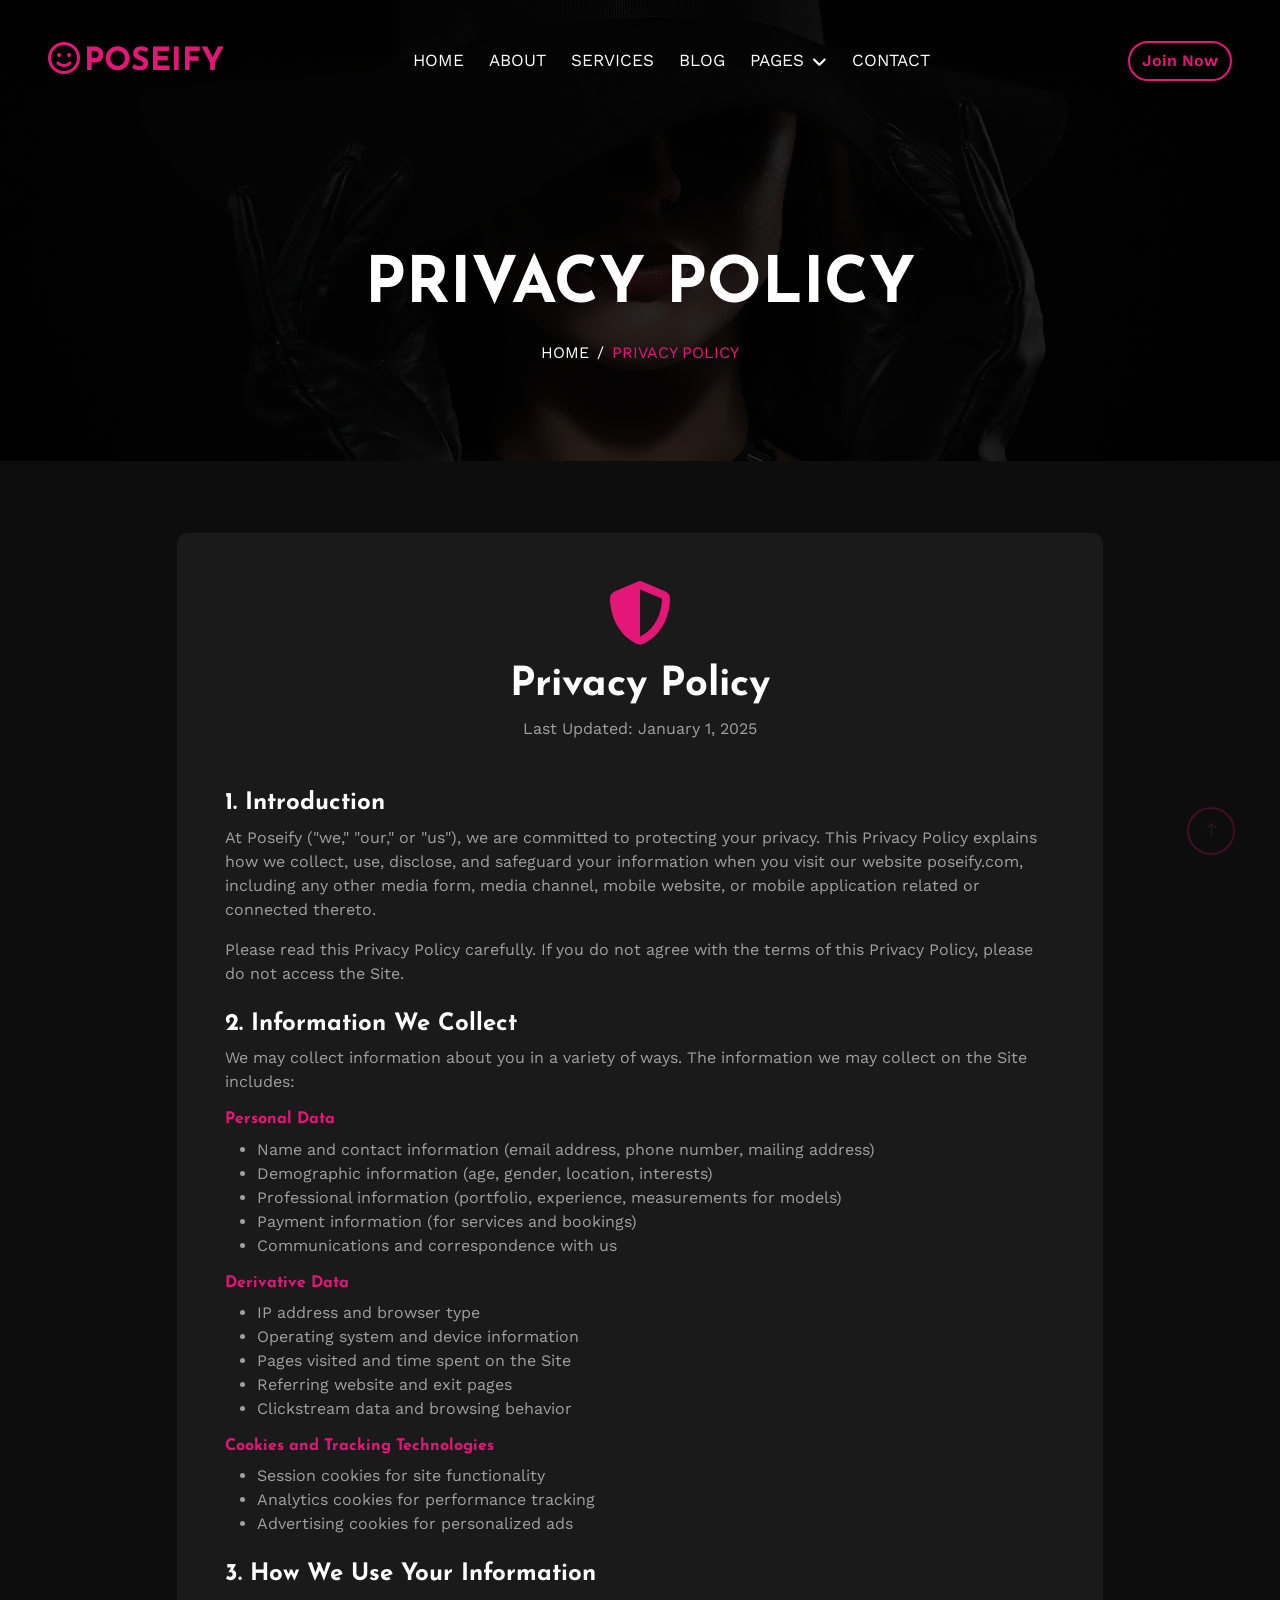
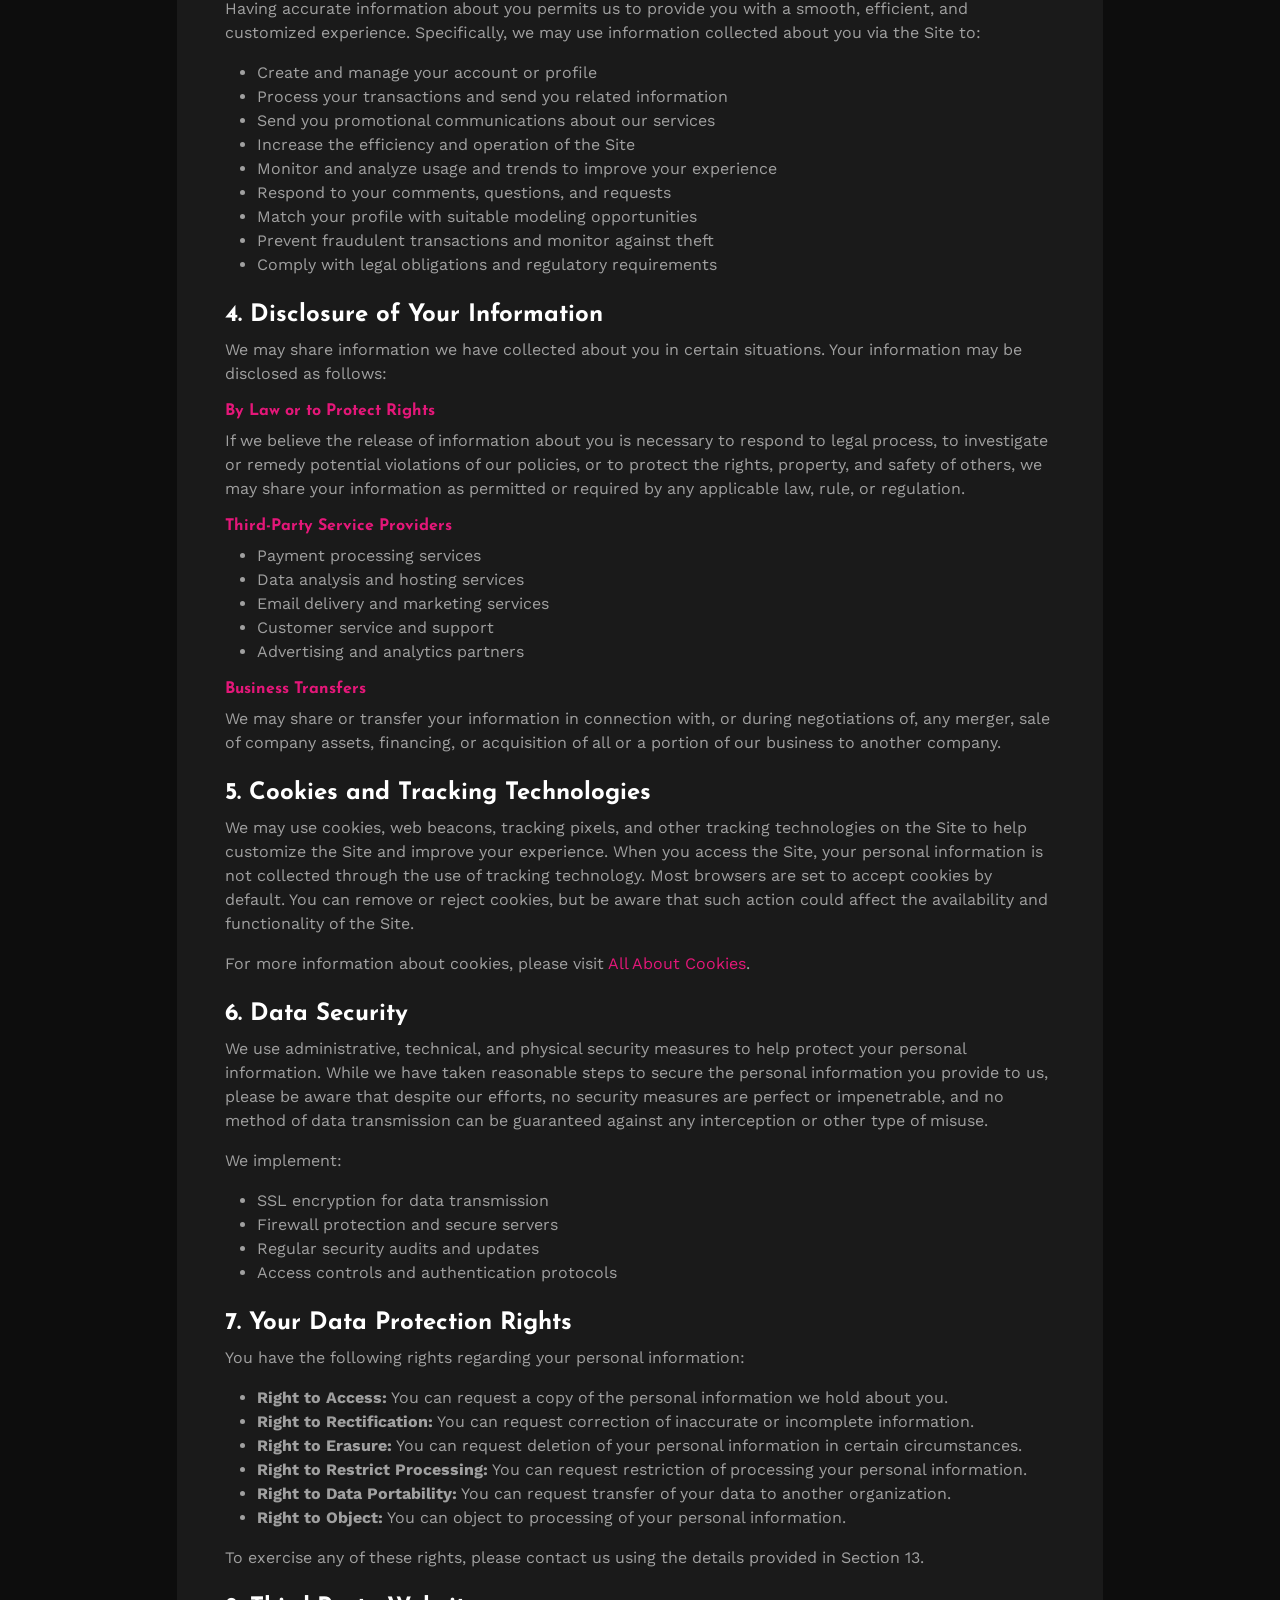
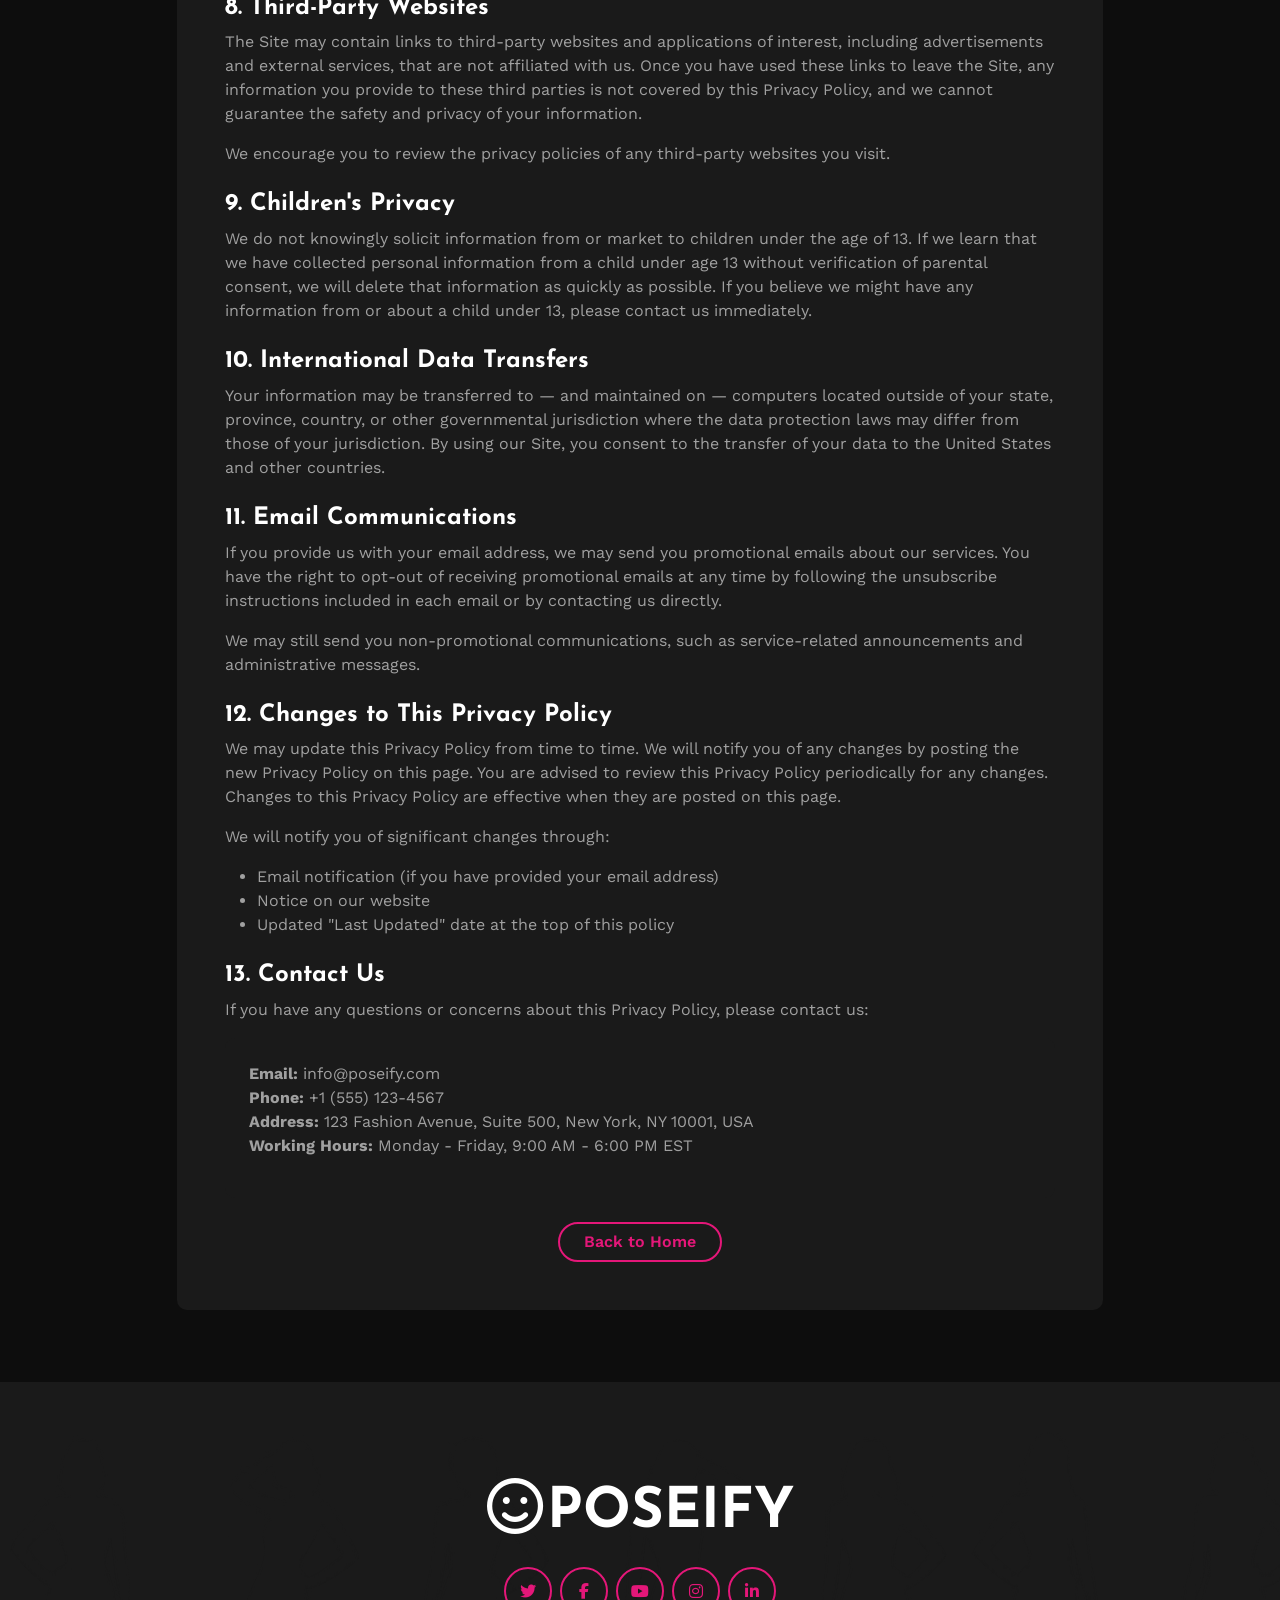
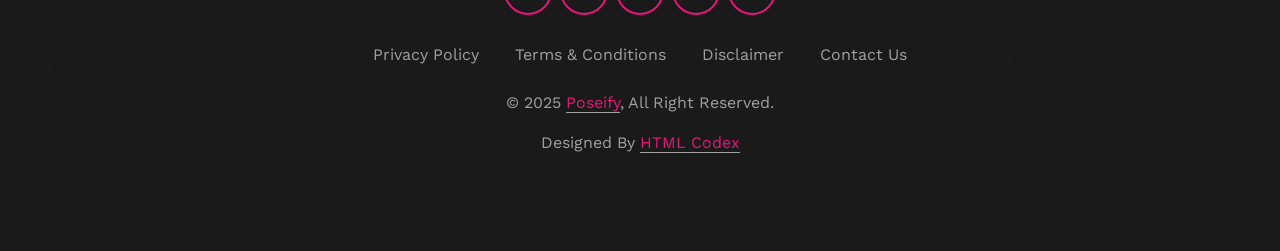
<file: privacy-policy.html>
<!DOCTYPE html>
<html lang="en">

<head>
    <meta charset="utf-8">
    <title>Privacy Policy - Poseify Premium Modeling Agency</title>
    <meta content="width=device-width, initial-scale=1.0" name="viewport">
    <meta name="description" content="Read Poseify's privacy policy to understand how we collect, use, and protect your personal information.">
    <meta name="keywords" content="privacy policy, data protection, personal information, modeling agency privacy">
    
    <!-- Open Graph Tags -->
    <meta property="og:title" content="Privacy Policy - Poseify Premium Modeling Agency">
    <meta property="og:description" content="Read Poseify's privacy policy to understand how we collect, use, and protect your personal information.">
    <meta property="og:type" content="website">
    <meta property="og:url" content="https://www.yourwebsite.com/privacy-policy.html">
    
    <!-- Canonical Tag -->
    <link rel="canonical" href="https://www.yourwebsite.com/privacy-policy.html">

    <!-- Favicon -->
    <link href="img/favicon.ico" rel="icon">

    <!-- Google Web Fonts -->
    <link rel="preconnect" href="https://fonts.googleapis.com">
    <link rel="preconnect" href="https://fonts.gstatic.com" crossorigin>
    <link href="https://fonts.googleapis.com/css2?family=Josefin+Sans:wght@300;700&family=Work+Sans:wght@400;600&display=swap" rel="stylesheet">

    <!-- Icon Font Stylesheet -->
    <link href="https://cdnjs.cloudflare.com/ajax/libs/font-awesome/6.5.0/css/all.min.css" rel="stylesheet">
    <link href="https://cdn.jsdelivr.net/npm/bootstrap-icons@1.4.1/font/bootstrap-icons.css" rel="stylesheet">

    <!-- Libraries Stylesheet -->
    <link href="lib/animate/animate.min.css" rel="stylesheet">
    <link href="lib/lightbox/css/lightbox.min.css" rel="stylesheet">
    <link href="lib/owlcarousel/assets/owl.carousel.min.css" rel="stylesheet">

    <!-- Customized Bootstrap Stylesheet -->
    <link href="css/bootstrap.min.css" rel="stylesheet">

    <!-- Template Stylesheet -->
    <link href="css/style.css" rel="stylesheet">
    
    <!-- Adsense Script -->
    <script async src="https://pagead2.googlesyndication.com/pagead/js/adsbygoogle.js?client=ca-pub-xxxxxxxxxxxxx" crossorigin="anonymous"></script>
</head>

<body>
    <!-- Spinner Start -->
    <div id="spinner" class="show bg-dark position-fixed translate-middle w-100 vh-100 top-50 start-50 d-flex align-items-center justify-content-center">
        <div class="spinner-grow text-primary" style="width: 3rem; height: 3rem;" role="status">
            <span class="sr-only">Loading...</span>
        </div>
    </div>
    <!-- Spinner End -->

    <!-- ============================================================ -->
    <!-- HEADER / NAVBAR - UPDATED -->
    <!-- ============================================================ -->
    <div class="container-fluid p-0">
        <nav class="navbar navbar-expand-lg navbar-dark px-lg-5">
            <a href="index.html" class="navbar-brand ms-4 ms-lg-0">
                <h2 class="mb-0 text-primary text-uppercase"><i class="fa-regular fa-face-smile me-1"></i>Poseify</h2>
            </a>
            <button type="button" class="navbar-toggler me-4" data-bs-toggle="collapse" data-bs-target="#navbarCollapse">
                <span class="navbar-toggler-icon"></span>
            </button>
            <div class="collapse navbar-collapse" id="navbarCollapse">
                <div class="navbar-nav mx-auto p-4 p-lg-0">
                    <a href="index.html" class="nav-item nav-link">Home</a>
                    <a href="about.html" class="nav-item nav-link">About</a>
                    <a href="service.html" class="nav-item nav-link">Services</a>
                    <!-- Blog Link - Moved to Navbar (Outside Dropdown) -->
                    <a href="blog.html" class="nav-item nav-link">Blog</a>
                    <div class="nav-item dropdown">
                        <a href="#" class="nav-link dropdown-toggle" data-bs-toggle="dropdown">Pages</a>
                        <div class="dropdown-menu m-0">
                            <a href="team.html" class="dropdown-item">Our Models</a>
                            <a href="testimonial.html" class="dropdown-item">Testimonial</a>
                            <a href="portfolio.html" class="dropdown-item">Portfolio</a>
                            <a href="faq.html" class="dropdown-item">FAQ</a>
                            <a href="404.html" class="dropdown-item">404 Page</a>
                        </div>
                    </div>
                    <a href="contact.html" class="nav-item nav-link">Contact</a>
                </div>
                <div class="d-none d-lg-flex">
                    <a class="btn btn-outline-primary border-2" href="contact.html">Join Now</a>
                </div>
            </div>
        </nav>

        <!-- ============================================================ -->
        <!-- PAGE HEADER -->
        <!-- ============================================================ -->
        <div class="page-header pb-5" style="background: linear-gradient(rgba(0,0,0,0.85), rgba(0,0,0,0.85)), url('img/carousel-1.jpg') top center no-repeat; background-size: cover;">
            <div class="container text-center py-5">
                <h1 class="display-3 text-uppercase text-white mb-3 animated slideInDown">Privacy Policy</h1>
                <nav aria-label="breadcrumb animated slideInDown">
                    <ol class="breadcrumb justify-content-center text-uppercase mb-0">
                        <li class="breadcrumb-item"><a class="text-white" href="index.html">Home</a></li>
                        <li class="breadcrumb-item text-primary active" aria-current="page">Privacy Policy</li>
                    </ol>
                </nav>
            </div>
        </div>
    </div>
    <!-- ============================================================ -->
    <!-- HEADER END -->
    <!-- ============================================================ -->

    <!-- ============================================================ -->
    <!-- PRIVACY POLICY CONTENT -->
    <!-- ============================================================ -->
    <div class="container-fluid py-5">
        <div class="container py-4">
            <div class="row justify-content-center">
                <div class="col-lg-10">
                    <div class="bg-dark p-5 rounded-3">
                        <div class="text-center mb-5">
                            <i class="fas fa-shield-alt fa-4x text-primary mb-3"></i>
                            <h1 class="text-white">Privacy Policy</h1>
                            <p class="text-body">Last Updated: January 1, 2025</p>
                        </div>

                        <!-- Section 1 -->
                        <div class="mb-4">
                            <h4 class="text-white">1. Introduction</h4>
                            <p class="text-body">At Poseify ("we," "our," or "us"), we are committed to protecting your privacy. This Privacy Policy explains how we collect, use, disclose, and safeguard your information when you visit our website poseify.com, including any other media form, media channel, mobile website, or mobile application related or connected thereto.</p>
                            <p class="text-body mt-2">Please read this Privacy Policy carefully. If you do not agree with the terms of this Privacy Policy, please do not access the Site.</p>
                        </div>

                        <!-- Section 2 -->
                        <div class="mb-4">
                            <h4 class="text-white">2. Information We Collect</h4>
                            <p class="text-body">We may collect information about you in a variety of ways. The information we may collect on the Site includes:</p>
                            <h6 class="text-primary mt-3">Personal Data</h6>
                            <ul class="text-body">
                                <li>Name and contact information (email address, phone number, mailing address)</li>
                                <li>Demographic information (age, gender, location, interests)</li>
                                <li>Professional information (portfolio, experience, measurements for models)</li>
                                <li>Payment information (for services and bookings)</li>
                                <li>Communications and correspondence with us</li>
                            </ul>
                            <h6 class="text-primary mt-3">Derivative Data</h6>
                            <ul class="text-body">
                                <li>IP address and browser type</li>
                                <li>Operating system and device information</li>
                                <li>Pages visited and time spent on the Site</li>
                                <li>Referring website and exit pages</li>
                                <li>Clickstream data and browsing behavior</li>
                            </ul>
                            <h6 class="text-primary mt-3">Cookies and Tracking Technologies</h6>
                            <ul class="text-body">
                                <li>Session cookies for site functionality</li>
                                <li>Analytics cookies for performance tracking</li>
                                <li>Advertising cookies for personalized ads</li>
                            </ul>
                        </div>

                        <!-- Section 3 -->
                        <div class="mb-4">
                            <h4 class="text-white">3. How We Use Your Information</h4>
                            <p class="text-body">Having accurate information about you permits us to provide you with a smooth, efficient, and customized experience. Specifically, we may use information collected about you via the Site to:</p>
                            <ul class="text-body">
                                <li>Create and manage your account or profile</li>
                                <li>Process your transactions and send you related information</li>
                                <li>Send you promotional communications about our services</li>
                                <li>Increase the efficiency and operation of the Site</li>
                                <li>Monitor and analyze usage and trends to improve your experience</li>
                                <li>Respond to your comments, questions, and requests</li>
                                <li>Match your profile with suitable modeling opportunities</li>
                                <li>Prevent fraudulent transactions and monitor against theft</li>
                                <li>Comply with legal obligations and regulatory requirements</li>
                            </ul>
                        </div>

                        <!-- Section 4 -->
                        <div class="mb-4">
                            <h4 class="text-white">4. Disclosure of Your Information</h4>
                            <p class="text-body">We may share information we have collected about you in certain situations. Your information may be disclosed as follows:</p>
                            <h6 class="text-primary mt-3">By Law or to Protect Rights</h6>
                            <p class="text-body">If we believe the release of information about you is necessary to respond to legal process, to investigate or remedy potential violations of our policies, or to protect the rights, property, and safety of others, we may share your information as permitted or required by any applicable law, rule, or regulation.</p>
                            <h6 class="text-primary mt-3">Third-Party Service Providers</h6>
                            <ul class="text-body">
                                <li>Payment processing services</li>
                                <li>Data analysis and hosting services</li>
                                <li>Email delivery and marketing services</li>
                                <li>Customer service and support</li>
                                <li>Advertising and analytics partners</li>
                            </ul>
                            <h6 class="text-primary mt-3">Business Transfers</h6>
                            <p class="text-body">We may share or transfer your information in connection with, or during negotiations of, any merger, sale of company assets, financing, or acquisition of all or a portion of our business to another company.</p>
                        </div>

                        <!-- Section 5 -->
                        <div class="mb-4">
                            <h4 class="text-white">5. Cookies and Tracking Technologies</h4>
                            <p class="text-body">We may use cookies, web beacons, tracking pixels, and other tracking technologies on the Site to help customize the Site and improve your experience. When you access the Site, your personal information is not collected through the use of tracking technology. Most browsers are set to accept cookies by default. You can remove or reject cookies, but be aware that such action could affect the availability and functionality of the Site.</p>
                            <p class="text-body mt-2">For more information about cookies, please visit <a href="https://www.allaboutcookies.org" class="text-primary" target="_blank">All About Cookies</a>.</p>
                        </div>

                        <!-- Section 6 -->
                        <div class="mb-4">
                            <h4 class="text-white">6. Data Security</h4>
                            <p class="text-body">We use administrative, technical, and physical security measures to help protect your personal information. While we have taken reasonable steps to secure the personal information you provide to us, please be aware that despite our efforts, no security measures are perfect or impenetrable, and no method of data transmission can be guaranteed against any interception or other type of misuse.</p>
                            <p class="text-body mt-2">We implement:</p>
                            <ul class="text-body">
                                <li>SSL encryption for data transmission</li>
                                <li>Firewall protection and secure servers</li>
                                <li>Regular security audits and updates</li>
                                <li>Access controls and authentication protocols</li>
                            </ul>
                        </div>

                        <!-- Section 7 -->
                        <div class="mb-4">
                            <h4 class="text-white">7. Your Data Protection Rights</h4>
                            <p class="text-body">You have the following rights regarding your personal information:</p>
                            <ul class="text-body">
                                <li><strong>Right to Access:</strong> You can request a copy of the personal information we hold about you.</li>
                                <li><strong>Right to Rectification:</strong> You can request correction of inaccurate or incomplete information.</li>
                                <li><strong>Right to Erasure:</strong> You can request deletion of your personal information in certain circumstances.</li>
                                <li><strong>Right to Restrict Processing:</strong> You can request restriction of processing your personal information.</li>
                                <li><strong>Right to Data Portability:</strong> You can request transfer of your data to another organization.</li>
                                <li><strong>Right to Object:</strong> You can object to processing of your personal information.</li>
                            </ul>
                            <p class="text-body mt-2">To exercise any of these rights, please contact us using the details provided in Section 13.</p>
                        </div>

                        <!-- Section 8 -->
                        <div class="mb-4">
                            <h4 class="text-white">8. Third-Party Websites</h4>
                            <p class="text-body">The Site may contain links to third-party websites and applications of interest, including advertisements and external services, that are not affiliated with us. Once you have used these links to leave the Site, any information you provide to these third parties is not covered by this Privacy Policy, and we cannot guarantee the safety and privacy of your information.</p>
                            <p class="text-body mt-2">We encourage you to review the privacy policies of any third-party websites you visit.</p>
                        </div>

                        <!-- Section 9 -->
                        <div class="mb-4">
                            <h4 class="text-white">9. Children's Privacy</h4>
                            <p class="text-body">We do not knowingly solicit information from or market to children under the age of 13. If we learn that we have collected personal information from a child under age 13 without verification of parental consent, we will delete that information as quickly as possible. If you believe we might have any information from or about a child under 13, please contact us immediately.</p>
                        </div>

                        <!-- Section 10 -->
                        <div class="mb-4">
                            <h4 class="text-white">10. International Data Transfers</h4>
                            <p class="text-body">Your information may be transferred to — and maintained on — computers located outside of your state, province, country, or other governmental jurisdiction where the data protection laws may differ from those of your jurisdiction. By using our Site, you consent to the transfer of your data to the United States and other countries.</p>
                        </div>

                        <!-- Section 11 -->
                        <div class="mb-4">
                            <h4 class="text-white">11. Email Communications</h4>
                            <p class="text-body">If you provide us with your email address, we may send you promotional emails about our services. You have the right to opt-out of receiving promotional emails at any time by following the unsubscribe instructions included in each email or by contacting us directly.</p>
                            <p class="text-body mt-2">We may still send you non-promotional communications, such as service-related announcements and administrative messages.</p>
                        </div>

                        <!-- Section 12 -->
                        <div class="mb-4">
                            <h4 class="text-white">12. Changes to This Privacy Policy</h4>
                            <p class="text-body">We may update this Privacy Policy from time to time. We will notify you of any changes by posting the new Privacy Policy on this page. You are advised to review this Privacy Policy periodically for any changes. Changes to this Privacy Policy are effective when they are posted on this page.</p>
                            <p class="text-body mt-2">We will notify you of significant changes through:</p>
                            <ul class="text-body">
                                <li>Email notification (if you have provided your email address)</li>
                                <li>Notice on our website</li>
                                <li>Updated "Last Updated" date at the top of this policy</li>
                            </ul>
                        </div>

                        <!-- Section 13 -->
                        <div class="mb-4">
                            <h4 class="text-white">13. Contact Us</h4>
                            <p class="text-body">If you have any questions or concerns about this Privacy Policy, please contact us:</p>
                            <div class="bg-secondary p-4 rounded-3 mt-3">
                                <ul class="text-body list-unstyled">
                                    <li><strong>Email:</strong> info@poseify.com</li>
                                    <li><strong>Phone:</strong> +1 (555) 123-4567</li>
                                    <li><strong>Address:</strong> 123 Fashion Avenue, Suite 500, New York, NY 10001, USA</li>
                                    <li><strong>Working Hours:</strong> Monday - Friday, 9:00 AM - 6:00 PM EST</li>
                                </ul>
                            </div>
                        </div>

                        <div class="text-center mt-4">
                            <a href="index.html" class="btn btn-outline-primary border-2 px-4">Back to Home</a>
                        </div>
                    </div>
                </div>
            </div>
        </div>
    </div>
    <!-- ============================================================ -->
    <!-- PRIVACY POLICY END -->
    <!-- ============================================================ -->

    <!-- ============================================================ -->
    <!-- FOOTER -->
    <!-- ============================================================ -->
    <div class="container-fluid bg-dark text-light footer py-5 wow fadeIn" data-wow-delay="0.1s">
        <div class="container text-center py-5">
            <a href="index.html">
                <h1 class="display-4 mb-3 text-white text-uppercase"><i class="fa-regular fa-face-smile me-1"></i>Poseify</h1>
            </a>
            <div class="d-flex justify-content-center mb-4">
                <a class="btn btn-lg-square btn-outline-primary border-2 m-1" href="#"><i class="fab fa-twitter"></i></a>
                <a class="btn btn-lg-square btn-outline-primary border-2 m-1" href="#"><i class="fab fa-facebook-f"></i></a>
                <a class="btn btn-lg-square btn-outline-primary border-2 m-1" href="#"><i class="fab fa-youtube"></i></a>
                <a class="btn btn-lg-square btn-outline-primary border-2 m-1" href="#"><i class="fab fa-instagram"></i></a>
                <a class="btn btn-lg-square btn-outline-primary border-2 m-1" href="#"><i class="fab fa-linkedin-in"></i></a>
            </div>
            <div class="d-flex justify-content-center mb-4 gap-3 flex-wrap">
                <a href="privacy-policy.html" class="text-light">Privacy Policy</a>
                <span class="text-secondary">|</span>
                <a href="terms.html" class="text-light">Terms & Conditions</a>
                <span class="text-secondary">|</span>
                <a href="disclaimer.html" class="text-light">Disclaimer</a>
                <span class="text-secondary">|</span>
                <a href="contact.html" class="text-light">Contact Us</a>
            </div>
            <p>&copy; 2025 <a class="border-bottom text-primary" href="index.html">Poseify</a>, All Right Reserved.</p>
            <p class="mb-0">Designed By <a class="border-bottom text-primary" href="https://htmlcodex.com">HTML Codex</a></p>
        </div>
    </div>
    <!-- ============================================================ -->
    <!-- FOOTER END -->
    <!-- ============================================================ -->

    <!-- Back to Top -->
    <a href="#" class="btn btn-outline-primary border-2 btn-lg-square back-to-top"><i class="bi bi-arrow-up"></i></a>

    <!-- JavaScript Libraries -->
    <script src="https://code.jquery.com/jquery-3.4.1.min.js"></script>
    <script src="https://cdn.jsdelivr.net/npm/bootstrap@5.0.0/dist/js/bootstrap.bundle.min.js"></script>
    <script src="lib/wow/wow.min.js"></script>
    <script src="lib/easing/easing.min.js"></script>
    <script src="lib/waypoints/waypoints.min.js"></script>
    <script src="lib/owlcarousel/owl.carousel.min.js"></script>
    <script src="lib/lightbox/js/lightbox.min.js"></script>

    <!-- Template Javascript -->
    <script src="js/main.js"></script>
</body>

</html>
</file>
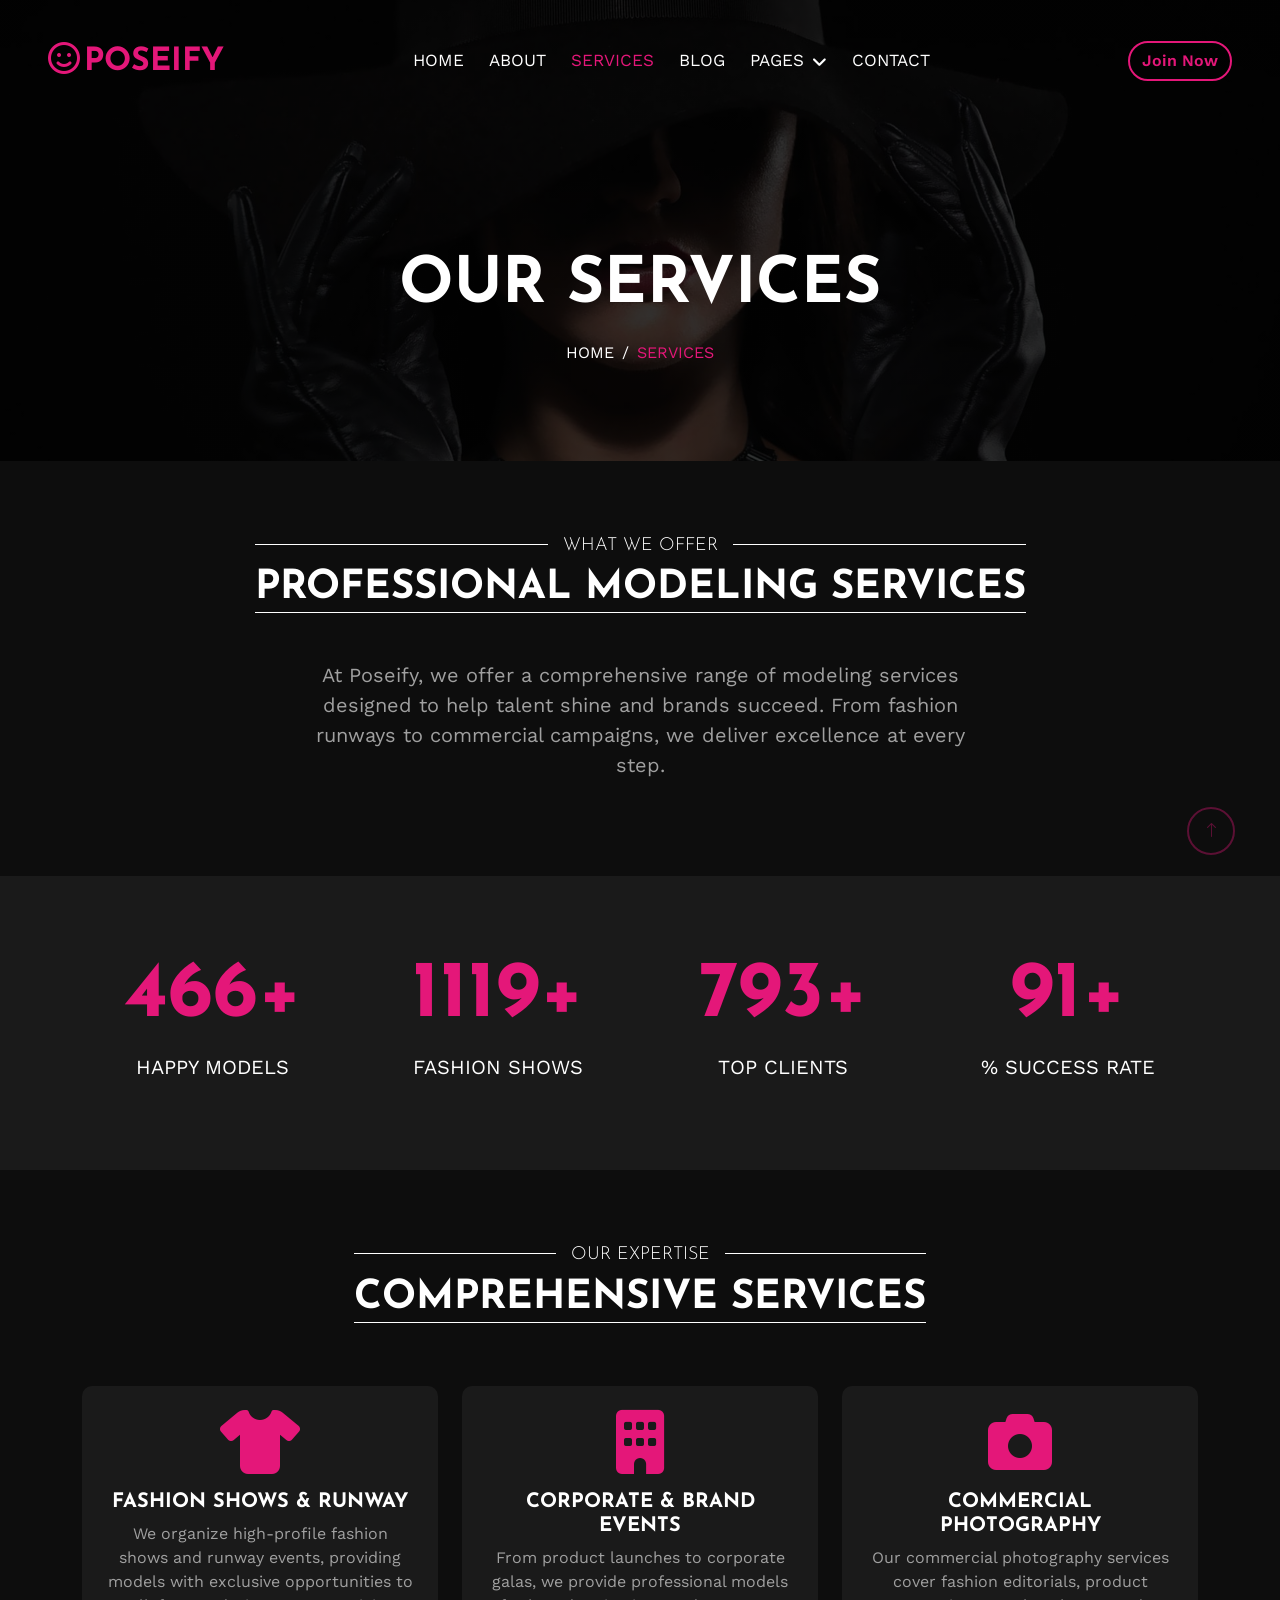
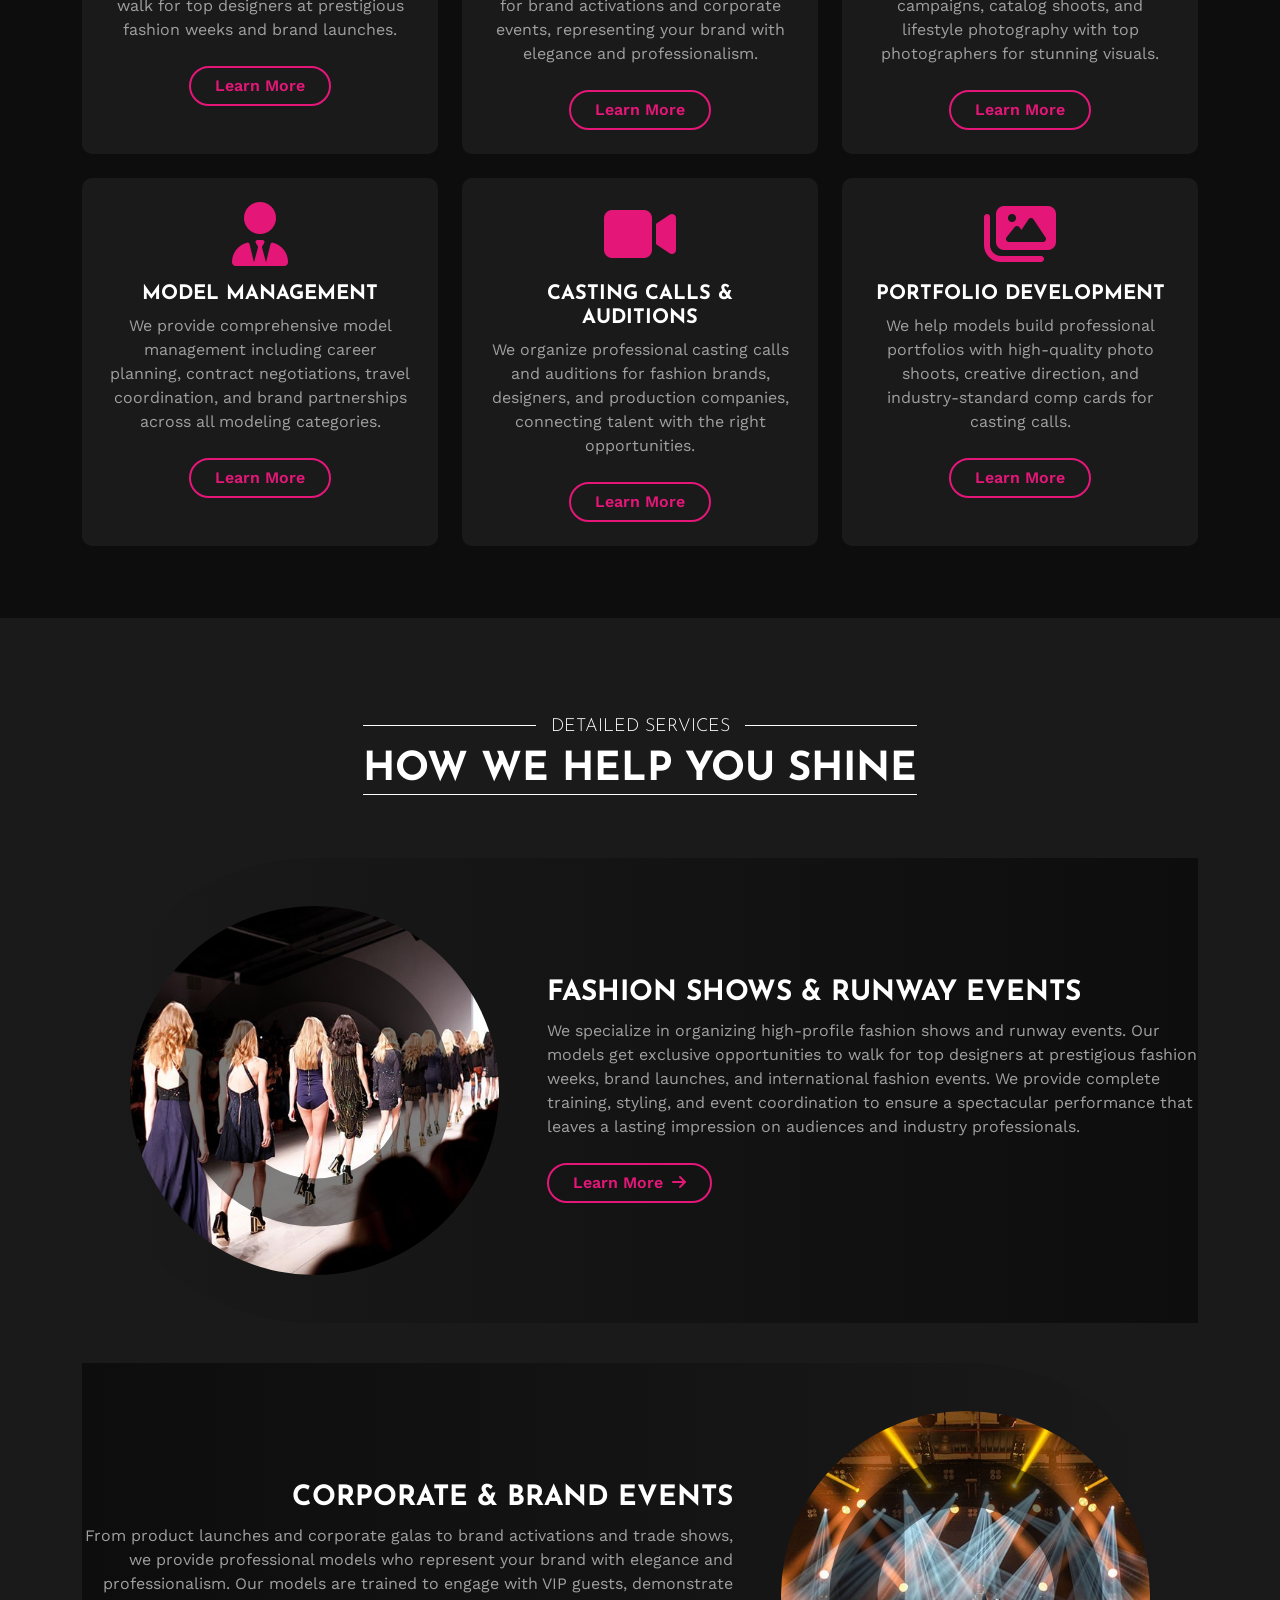
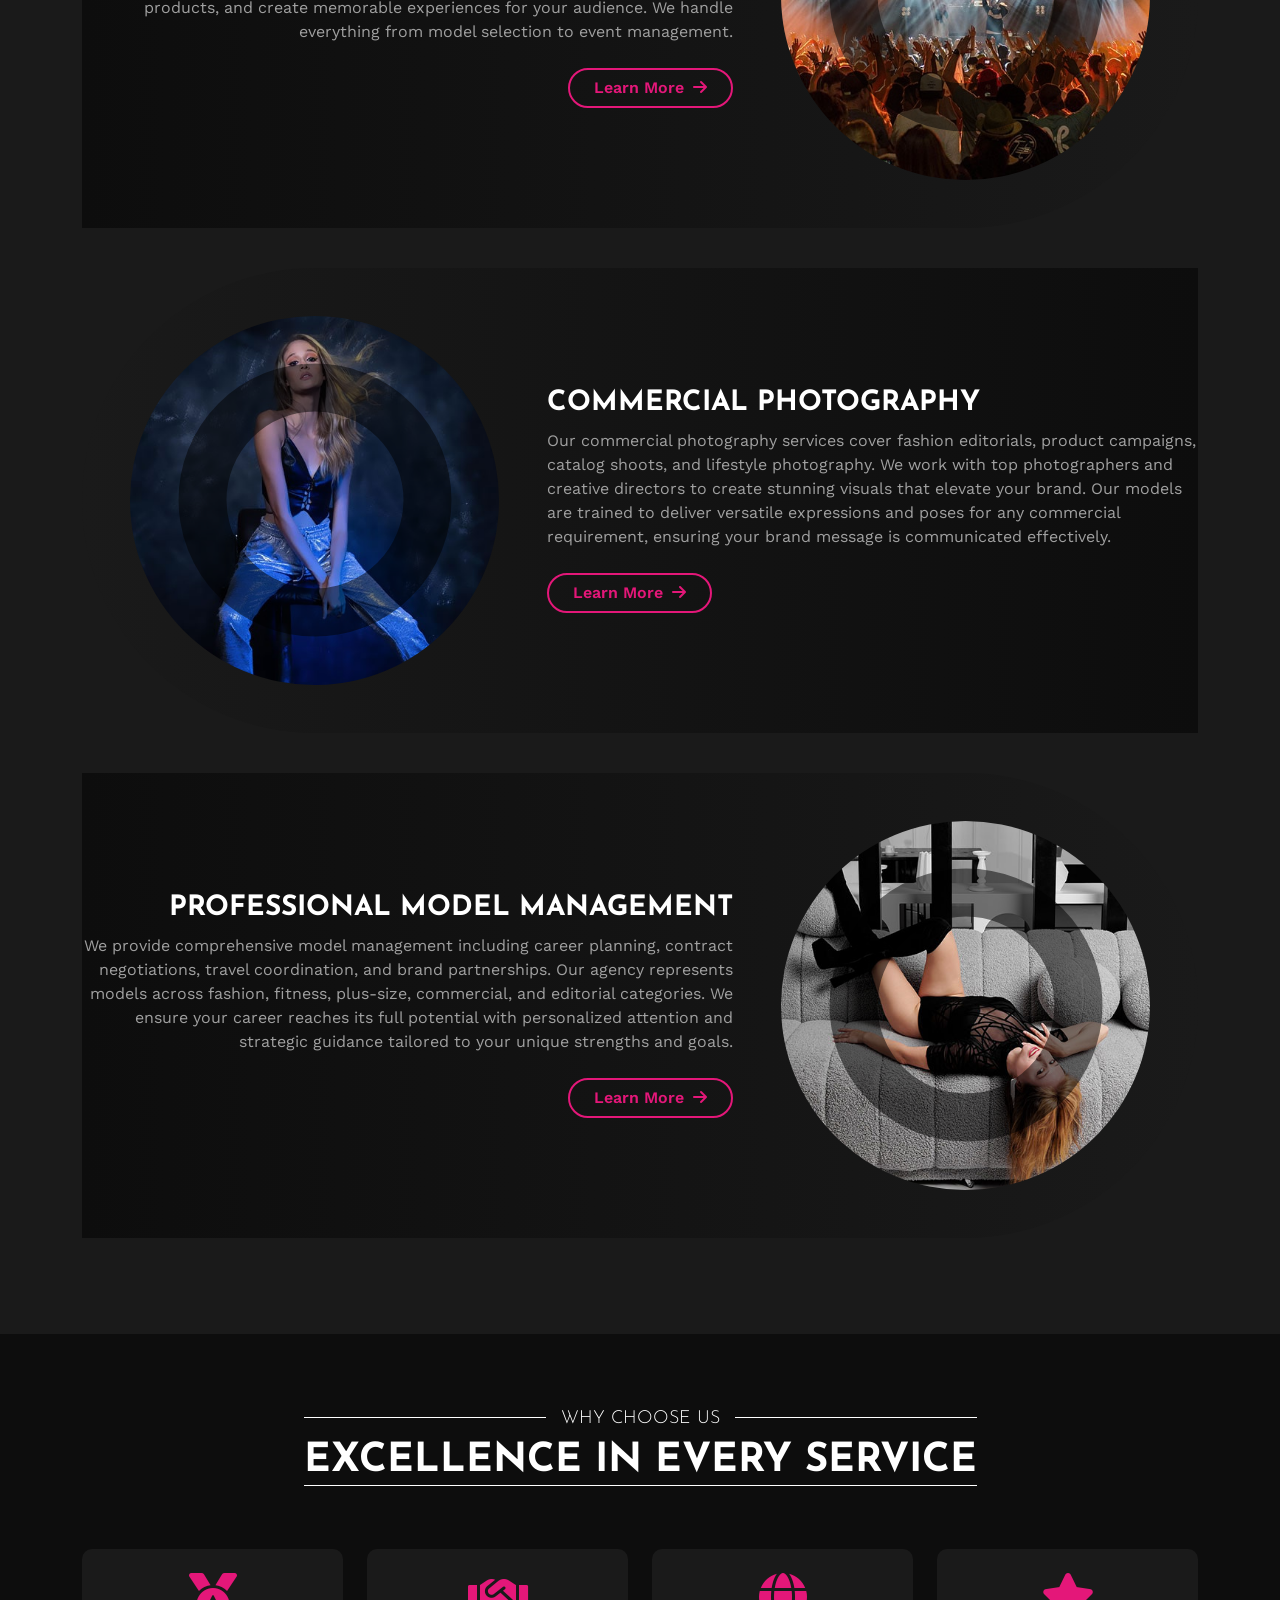
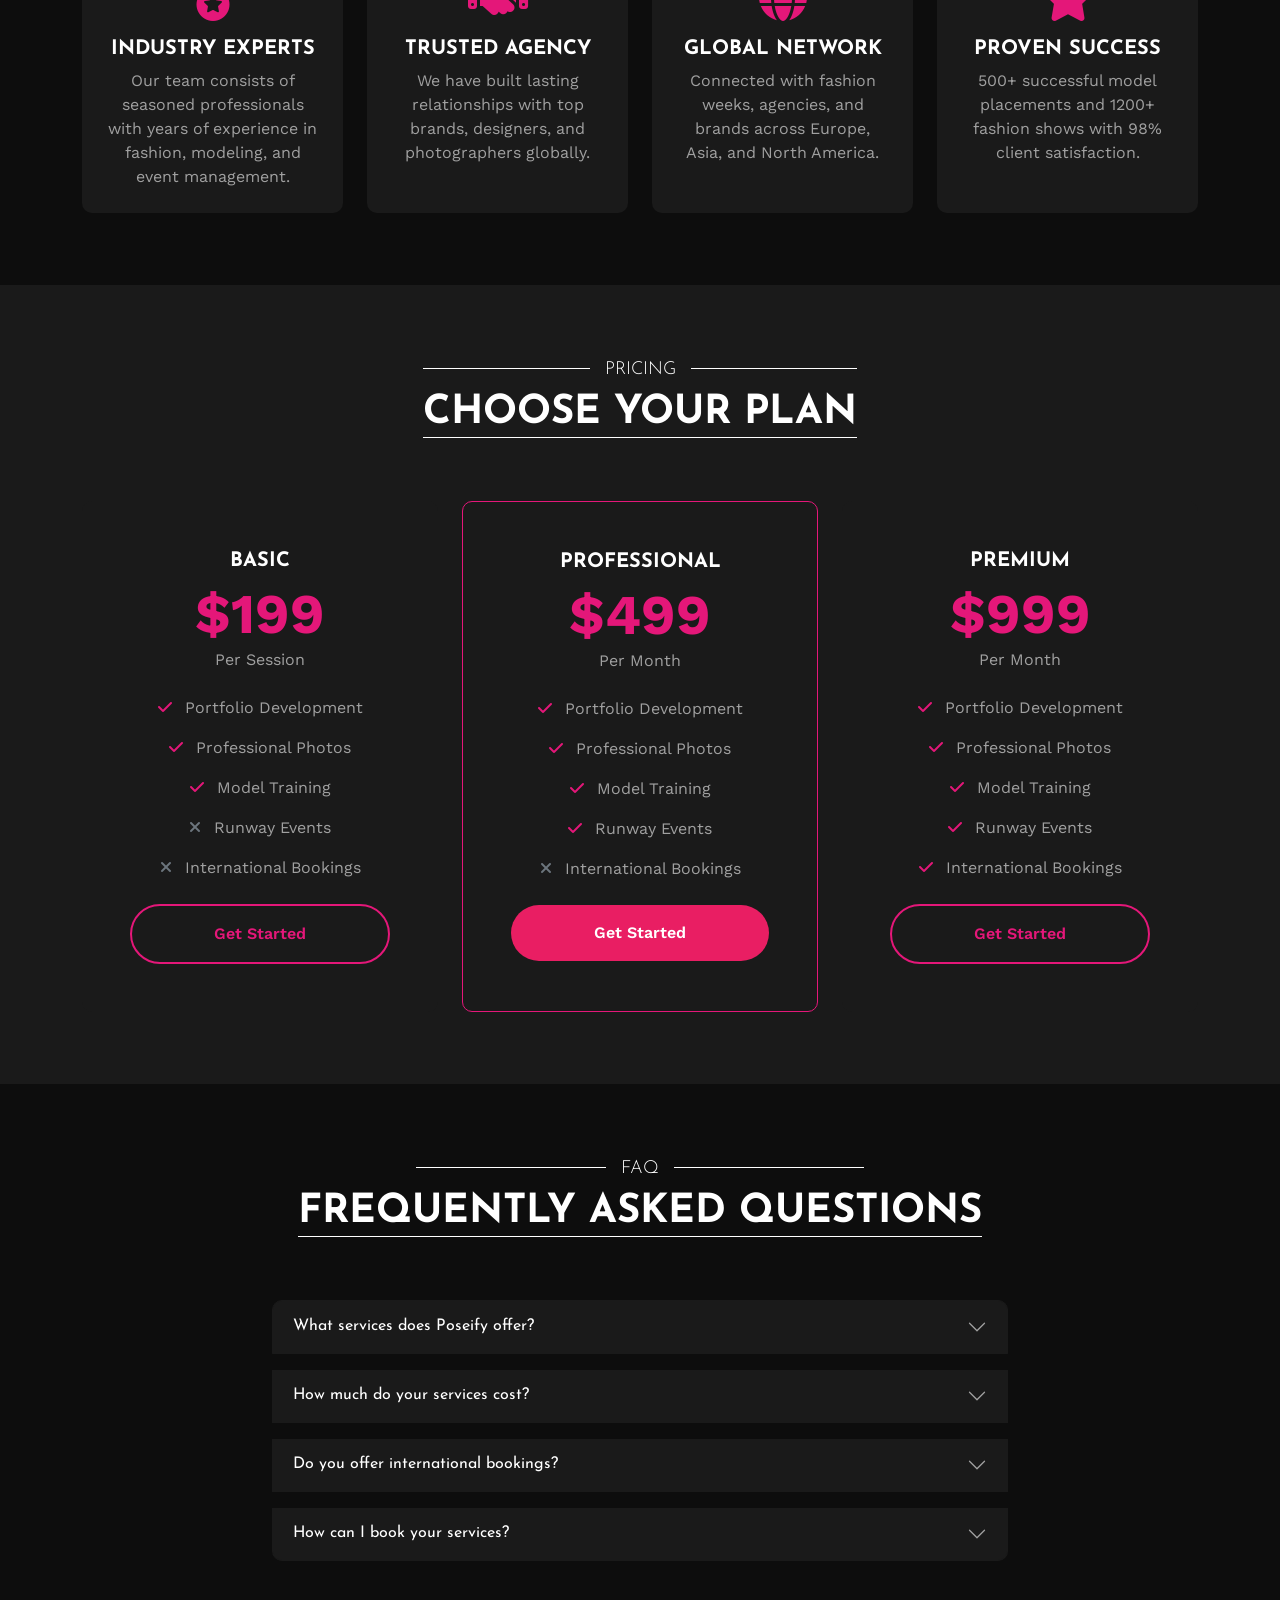
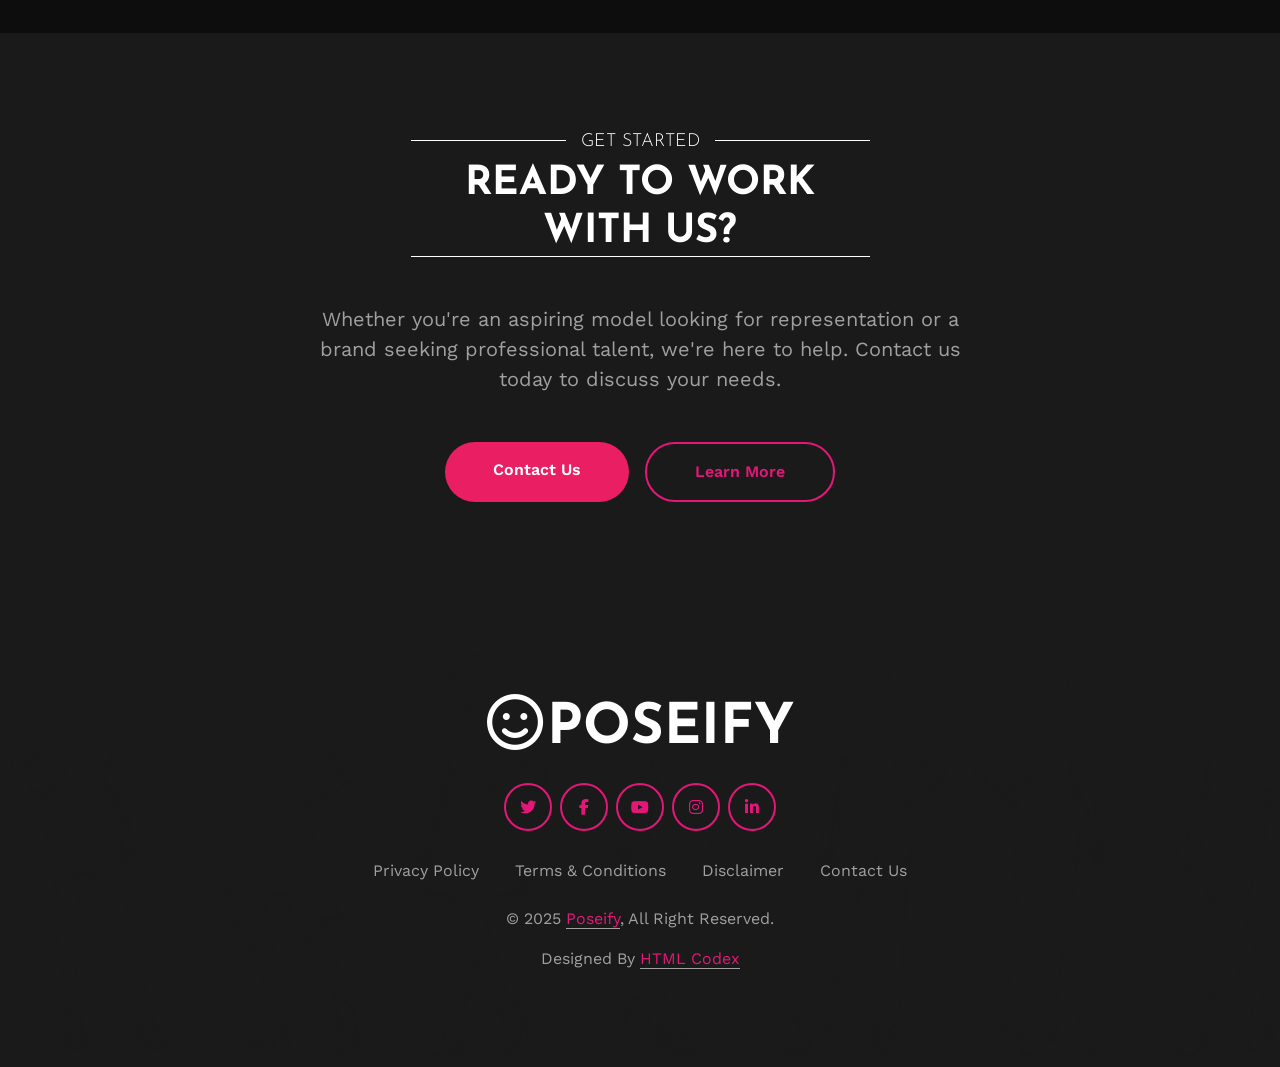
<file: service.html>
<!DOCTYPE html>
<html lang="en">

<head>
    <meta charset="utf-8">
    <title>Services - Poseify Premium Modeling Agency</title>
    <meta content="width=device-width, initial-scale=1.0" name="viewport">
    <meta name="description" content="Explore Poseify's professional modeling services including fashion shows, corporate events, commercial photography, model management, casting calls, and portfolio development.">
    <meta name="keywords" content="modeling services, fashion shows, corporate events, commercial photography, model management, casting calls, portfolio development">
    
    <!-- Open Graph Tags -->
    <meta property="og:title" content="Services - Poseify Premium Modeling Agency">
    <meta property="og:description" content="Explore Poseify's professional modeling services including fashion shows, corporate events, commercial photography, and model management.">
    <meta property="og:type" content="website">
    <meta property="og:url" content="https://www.yourwebsite.com/service.html">
    <meta property="og:image" content="https://www.yourwebsite.com/img/og-image.jpg">
    
    <!-- Canonical Tag -->
    <link rel="canonical" href="https://www.yourwebsite.com/service.html">

    <!-- Favicon -->
    <link href="img/favicon.ico" rel="icon">

    <!-- Google Web Fonts -->
    <link rel="preconnect" href="https://fonts.googleapis.com">
    <link rel="preconnect" href="https://fonts.gstatic.com" crossorigin>
    <link href="https://fonts.googleapis.com/css2?family=Josefin+Sans:wght@300;700&family=Work+Sans:wght@400;600&display=swap" rel="stylesheet">

    <!-- Icon Font Stylesheet -->
    <link href="https://cdnjs.cloudflare.com/ajax/libs/font-awesome/6.5.0/css/all.min.css" rel="stylesheet">
    <link href="https://cdn.jsdelivr.net/npm/bootstrap-icons@1.4.1/font/bootstrap-icons.css" rel="stylesheet">

    <!-- Libraries Stylesheet -->
    <link href="lib/animate/animate.min.css" rel="stylesheet">
    <link href="lib/lightbox/css/lightbox.min.css" rel="stylesheet">
    <link href="lib/owlcarousel/assets/owl.carousel.min.css" rel="stylesheet">

    <!-- Customized Bootstrap Stylesheet -->
    <link href="css/bootstrap.min.css" rel="stylesheet">

    <!-- Template Stylesheet -->
    <link href="css/style.css" rel="stylesheet">
    
    <!-- Adsense Script - Add your own Ad Unit ID -->
    <script async src="https://pagead2.googlesyndication.com/pagead/js/adsbygoogle.js?client=ca-pub-xxxxxxxxxxxxx" crossorigin="anonymous"></script>
</head>

<body>
    <!-- Spinner Start -->
    <div id="spinner" class="show bg-dark position-fixed translate-middle w-100 vh-100 top-50 start-50 d-flex align-items-center justify-content-center">
        <div class="spinner-grow text-primary" style="width: 3rem; height: 3rem;" role="status">
            <span class="sr-only">Loading...</span>
        </div>
    </div>
    <!-- Spinner End -->

    <!-- ============================================================ -->
    <!-- HEADER / NAVBAR - UPDATED -->
    <!-- ============================================================ -->
    <div class="container-fluid p-0">
        <nav class="navbar navbar-expand-lg navbar-dark px-lg-5">
            <a href="index.html" class="navbar-brand ms-4 ms-lg-0">
                <h2 class="mb-0 text-primary text-uppercase"><i class="fa-regular fa-face-smile me-1"></i>Poseify</h2>
            </a>
            <button type="button" class="navbar-toggler me-4" data-bs-toggle="collapse" data-bs-target="#navbarCollapse">
                <span class="navbar-toggler-icon"></span>
            </button>
            <div class="collapse navbar-collapse" id="navbarCollapse">
                <div class="navbar-nav mx-auto p-4 p-lg-0">
                    <a href="index.html" class="nav-item nav-link">Home</a>
                    <a href="about.html" class="nav-item nav-link">About</a>
                    <a href="service.html" class="nav-item nav-link active">Services</a>
                    <!-- Blog Link - Moved to Navbar (Outside Dropdown) -->
                    <a href="blog.html" class="nav-item nav-link">Blog</a>
                    <div class="nav-item dropdown">
                        <a href="#" class="nav-link dropdown-toggle" data-bs-toggle="dropdown">Pages</a>
                        <div class="dropdown-menu m-0">
                            <a href="team.html" class="dropdown-item">Our Models</a>
                            <a href="testimonial.html" class="dropdown-item">Testimonial</a>
                            <a href="portfolio.html" class="dropdown-item">Portfolio</a>
                            <a href="faq.html" class="dropdown-item">FAQ</a>
                            <a href="404.html" class="dropdown-item">404 Page</a>
                        </div>
                    </div>
                    <a href="contact.html" class="nav-item nav-link">Contact</a>
                </div>
                <div class="d-none d-lg-flex">
                    <a class="btn btn-outline-primary border-2" href="contact.html">Join Now</a>
                </div>
            </div>
        </nav>

        <!-- ============================================================ -->
        <!-- PAGE HEADER -->
        <!-- ============================================================ -->
        <div class="page-header pb-5" style="background: linear-gradient(rgba(0,0,0,0.8), rgba(0,0,0,0.8)), url('img/carousel-1.jpg') top center no-repeat; background-size: cover;">
            <div class="container text-center py-5">
                <h1 class="display-3 text-uppercase text-white mb-3 animated slideInDown">Our Services</h1>
                <nav aria-label="breadcrumb animated slideInDown">
                    <ol class="breadcrumb justify-content-center text-uppercase mb-0">
                        <li class="breadcrumb-item"><a class="text-white" href="index.html">Home</a></li>
                        <li class="breadcrumb-item text-primary active" aria-current="page">Services</li>
                    </ol>
                </nav>
            </div>
        </div>
    </div>
    <!-- ============================================================ -->
    <!-- HEADER END -->
    <!-- ============================================================ -->

    <!-- ============================================================ -->
    <!-- SECTION 1: INTRO -->
    <!-- ============================================================ -->
    <div class="container-fluid py-5">
        <div class="container py-4">
            <div class="text-center mb-4">
                <div class="title wow fadeInUp" data-wow-delay="0.1s">
                    <div class="title-center">
                        <h5>What We Offer</h5>
                        <h1>Professional Modeling Services</h1>
                    </div>
                </div>
                <p class="fs-5 text-body mx-auto" style="max-width: 700px;">At Poseify, we offer a comprehensive range of modeling services designed to help talent shine and brands succeed. From fashion runways to commercial campaigns, we deliver excellence at every step.</p>
            </div>
        </div>
    </div>
    <!-- ============================================================ -->
    <!-- INTRO END -->
    <!-- ============================================================ -->

    <!-- ============================================================ -->
    <!-- SECTION 2: STATS / COUNTER -->
    <!-- ============================================================ -->
    <div class="container-fluid py-5 bg-secondary">
        <div class="container py-4">
            <div class="row g-4 text-center">
                <div class="col-lg-3 col-md-6 wow fadeInUp" data-wow-delay="0.1s">
                    <h1 class="display-1 text-primary counter" data-target="500">0</h1>
                    <p class="text-white text-uppercase fs-5">Happy Models</p>
                </div>
                <div class="col-lg-3 col-md-6 wow fadeInUp" data-wow-delay="0.3s">
                    <h1 class="display-1 text-primary counter" data-target="1200">0</h1>
                    <p class="text-white text-uppercase fs-5">Fashion Shows</p>
                </div>
                <div class="col-lg-3 col-md-6 wow fadeInUp" data-wow-delay="0.5s">
                    <h1 class="display-1 text-primary counter" data-target="850">0</h1>
                    <p class="text-white text-uppercase fs-5">Top Clients</p>
                </div>
                <div class="col-lg-3 col-md-6 wow fadeInUp" data-wow-delay="0.7s">
                    <h1 class="display-1 text-primary counter" data-target="98">0</h1>
                    <p class="text-white text-uppercase fs-5">% Success Rate</p>
                </div>
            </div>
        </div>
    </div>
    <!-- ============================================================ -->
    <!-- STATS END -->
    <!-- ============================================================ -->

    <!-- ============================================================ -->
    <!-- SECTION 3: SERVICES GRID (6 Services) -->
    <!-- ============================================================ -->
    <div class="container-fluid py-5">
        <div class="container py-4">
            <div class="text-center mb-5">
                <div class="title wow fadeInUp" data-wow-delay="0.1s">
                    <div class="title-center">
                        <h5>Our Expertise</h5>
                        <h1>Comprehensive Services</h1>
                    </div>
                </div>
            </div>
            <div class="row g-4">
                <!-- Service 1 -->
                <div class="col-lg-4 col-md-6 wow fadeInUp" data-wow-delay="0.1s">
                    <div class="bg-dark p-4 rounded-3 h-100">
                        <div class="text-center">
                            <i class="fas fa-tshirt fa-4x text-primary mb-3"></i>
                            <h5 class="text-white text-uppercase">Fashion Shows & Runway</h5>
                            <p class="text-body">We organize high-profile fashion shows and runway events, providing models with exclusive opportunities to walk for top designers at prestigious fashion weeks and brand launches.</p>
                            <a href="#" class="btn btn-outline-primary border-2 mt-2 px-4">Learn More</a>
                        </div>
                    </div>
                </div>
                <!-- Service 2 -->
                <div class="col-lg-4 col-md-6 wow fadeInUp" data-wow-delay="0.3s">
                    <div class="bg-dark p-4 rounded-3 h-100">
                        <div class="text-center">
                            <i class="fas fa-building fa-4x text-primary mb-3"></i>
                            <h5 class="text-white text-uppercase">Corporate & Brand Events</h5>
                            <p class="text-body">From product launches to corporate galas, we provide professional models for brand activations and corporate events, representing your brand with elegance and professionalism.</p>
                            <a href="#" class="btn btn-outline-primary border-2 mt-2 px-4">Learn More</a>
                        </div>
                    </div>
                </div>
                <!-- Service 3 -->
                <div class="col-lg-4 col-md-6 wow fadeInUp" data-wow-delay="0.5s">
                    <div class="bg-dark p-4 rounded-3 h-100">
                        <div class="text-center">
                            <i class="fas fa-camera fa-4x text-primary mb-3"></i>
                            <h5 class="text-white text-uppercase">Commercial Photography</h5>
                            <p class="text-body">Our commercial photography services cover fashion editorials, product campaigns, catalog shoots, and lifestyle photography with top photographers for stunning visuals.</p>
                            <a href="#" class="btn btn-outline-primary border-2 mt-2 px-4">Learn More</a>
                        </div>
                    </div>
                </div>
                <!-- Service 4 -->
                <div class="col-lg-4 col-md-6 wow fadeInUp" data-wow-delay="0.7s">
                    <div class="bg-dark p-4 rounded-3 h-100">
                        <div class="text-center">
                            <i class="fas fa-user-tie fa-4x text-primary mb-3"></i>
                            <h5 class="text-white text-uppercase">Model Management</h5>
                            <p class="text-body">We provide comprehensive model management including career planning, contract negotiations, travel coordination, and brand partnerships across all modeling categories.</p>
                            <a href="#" class="btn btn-outline-primary border-2 mt-2 px-4">Learn More</a>
                        </div>
                    </div>
                </div>
                <!-- Service 5 -->
                <div class="col-lg-4 col-md-6 wow fadeInUp" data-wow-delay="0.9s">
                    <div class="bg-dark p-4 rounded-3 h-100">
                        <div class="text-center">
                            <i class="fas fa-video fa-4x text-primary mb-3"></i>
                            <h5 class="text-white text-uppercase">Casting Calls & Auditions</h5>
                            <p class="text-body">We organize professional casting calls and auditions for fashion brands, designers, and production companies, connecting talent with the right opportunities.</p>
                            <a href="#" class="btn btn-outline-primary border-2 mt-2 px-4">Learn More</a>
                        </div>
                    </div>
                </div>
                <!-- Service 6 -->
                <div class="col-lg-4 col-md-6 wow fadeInUp" data-wow-delay="1.1s">
                    <div class="bg-dark p-4 rounded-3 h-100">
                        <div class="text-center">
                            <i class="fas fa-images fa-4x text-primary mb-3"></i>
                            <h5 class="text-white text-uppercase">Portfolio Development</h5>
                            <p class="text-body">We help models build professional portfolios with high-quality photo shoots, creative direction, and industry-standard comp cards for casting calls.</p>
                            <a href="#" class="btn btn-outline-primary border-2 mt-2 px-4">Learn More</a>
                        </div>
                    </div>
                </div>
            </div>
        </div>
    </div>
    <!-- ============================================================ -->
    <!-- SERVICES GRID END -->
    <!-- ============================================================ -->

    <!-- ============================================================ -->
    <!-- SECTION 4: DETAILED SERVICES (Left-Right Layout) -->
    <!-- ============================================================ -->
    <div class="container-fluid py-5 bg-secondary">
        <div class="container py-5">
            <div class="text-center mb-5">
                <div class="title wow fadeInUp" data-wow-delay="0.1s">
                    <div class="title-center">
                        <h5>Detailed Services</h5>
                        <h1>How We Help You Shine</h1>
                    </div>
                </div>
            </div>
            
            <!-- Service 1 - Left -->
            <div class="service-item service-item-left">
                <div class="row g-0 align-items-center">
                    <div class="col-md-5">
                        <div class="service-img p-5 wow fadeInRight" data-wow-delay="0.2s">
                            <img class="img-fluid rounded-circle" src="img/service-1.jpg" alt="Fashion Shows">
                        </div>
                    </div>
                    <div class="col-md-7">
                        <div class="service-text px-5 px-md-0 py-md-5 wow fadeInRight" data-wow-delay="0.5s">
                            <h3 class="text-uppercase">Fashion Shows & Runway Events</h3>
                            <p class="mb-4">We specialize in organizing high-profile fashion shows and runway events. Our models get exclusive opportunities to walk for top designers at prestigious fashion weeks, brand launches, and international fashion events. We provide complete training, styling, and event coordination to ensure a spectacular performance that leaves a lasting impression on audiences and industry professionals.</p>
                            <a class="btn btn-outline-primary border-2 px-4" href="#">Learn More <i class="fa fa-arrow-right ms-1"></i></a>
                        </div>
                    </div>
                </div>
            </div>
            
            <!-- Service 2 - Right -->
            <div class="service-item service-item-right">
                <div class="row g-0 align-items-center">
                    <div class="col-md-5 order-md-1 text-md-end">
                        <div class="service-img p-5 wow fadeInLeft" data-wow-delay="0.2s">
                            <img class="img-fluid rounded-circle" src="img/service-2.jpg" alt="Corporate Events">
                        </div>
                    </div>
                    <div class="col-md-7">
                        <div class="service-text px-5 px-md-0 py-md-5 text-md-end wow fadeInLeft" data-wow-delay="0.5s">
                            <h3 class="text-uppercase">Corporate & Brand Events</h3>
                            <p class="mb-4">From product launches and corporate galas to brand activations and trade shows, we provide professional models who represent your brand with elegance and professionalism. Our models are trained to engage with VIP guests, demonstrate products, and create memorable experiences for your audience. We handle everything from model selection to event management.</p>
                            <a class="btn btn-outline-primary border-2 px-4" href="#">Learn More <i class="fa fa-arrow-right ms-1"></i></a>
                        </div>
                    </div>
                </div>
            </div>
            
            <!-- Service 3 - Left -->
            <div class="service-item service-item-left">
                <div class="row g-0 align-items-center">
                    <div class="col-md-5">
                        <div class="service-img p-5 wow fadeInRight" data-wow-delay="0.2s">
                            <img class="img-fluid rounded-circle" src="img/service-3.jpg" alt="Commercial Photography">
                        </div>
                    </div>
                    <div class="col-md-7">
                        <div class="service-text px-5 px-md-0 py-md-5 wow fadeInRight" data-wow-delay="0.5s">
                            <h3 class="text-uppercase">Commercial Photography</h3>
                            <p class="mb-4">Our commercial photography services cover fashion editorials, product campaigns, catalog shoots, and lifestyle photography. We work with top photographers and creative directors to create stunning visuals that elevate your brand. Our models are trained to deliver versatile expressions and poses for any commercial requirement, ensuring your brand message is communicated effectively.</p>
                            <a class="btn btn-outline-primary border-2 px-4" href="#">Learn More <i class="fa fa-arrow-right ms-1"></i></a>
                        </div>
                    </div>
                </div>
            </div>
            
            <!-- Service 4 - Right -->
            <div class="service-item service-item-right">
                <div class="row g-0 align-items-center">
                    <div class="col-md-5 order-md-1 text-md-end">
                        <div class="service-img p-5 wow fadeInLeft" data-wow-delay="0.2s">
                            <img class="img-fluid rounded-circle" src="img/service-4.jpg" alt="Professional Modeling">
                        </div>
                    </div>
                    <div class="col-md-7">
                        <div class="service-text px-5 px-md-0 py-md-5 text-md-end wow fadeInLeft" data-wow-delay="0.5s">
                            <h3 class="text-uppercase">Professional Model Management</h3>
                            <p class="mb-4">We provide comprehensive model management including career planning, contract negotiations, travel coordination, and brand partnerships. Our agency represents models across fashion, fitness, plus-size, commercial, and editorial categories. We ensure your career reaches its full potential with personalized attention and strategic guidance tailored to your unique strengths and goals.</p>
                            <a class="btn btn-outline-primary border-2 px-4" href="#">Learn More <i class="fa fa-arrow-right ms-1"></i></a>
                        </div>
                    </div>
                </div>
            </div>
        </div>
    </div>
    <!-- ============================================================ -->
    <!-- DETAILED SERVICES END -->
    <!-- ============================================================ -->

    <!-- ============================================================ -->
    <!-- SECTION 5: WHY CHOOSE US -->
    <!-- ============================================================ -->
    <div class="container-fluid py-5">
        <div class="container py-4">
            <div class="text-center mb-5">
                <div class="title wow fadeInUp" data-wow-delay="0.1s">
                    <div class="title-center">
                        <h5>Why Choose Us</h5>
                        <h1>Excellence in Every Service</h1>
                    </div>
                </div>
            </div>
            <div class="row g-4">
                <div class="col-lg-3 col-md-6 wow fadeInUp" data-wow-delay="0.1s">
                    <div class="bg-dark p-4 text-center rounded-3 h-100">
                        <i class="fas fa-medal fa-3x text-primary mb-3"></i>
                        <h5 class="text-white text-uppercase">Industry Experts</h5>
                        <p class="mb-0">Our team consists of seasoned professionals with years of experience in fashion, modeling, and event management.</p>
                    </div>
                </div>
                <div class="col-lg-3 col-md-6 wow fadeInUp" data-wow-delay="0.3s">
                    <div class="bg-dark p-4 text-center rounded-3 h-100">
                        <i class="fas fa-handshake fa-3x text-primary mb-3"></i>
                        <h5 class="text-white text-uppercase">Trusted Agency</h5>
                        <p class="mb-0">We have built lasting relationships with top brands, designers, and photographers globally.</p>
                    </div>
                </div>
                <div class="col-lg-3 col-md-6 wow fadeInUp" data-wow-delay="0.5s">
                    <div class="bg-dark p-4 text-center rounded-3 h-100">
                        <i class="fas fa-globe fa-3x text-primary mb-3"></i>
                        <h5 class="text-white text-uppercase">Global Network</h5>
                        <p class="mb-0">Connected with fashion weeks, agencies, and brands across Europe, Asia, and North America.</p>
                    </div>
                </div>
                <div class="col-lg-3 col-md-6 wow fadeInUp" data-wow-delay="0.7s">
                    <div class="bg-dark p-4 text-center rounded-3 h-100">
                        <i class="fas fa-star fa-3x text-primary mb-3"></i>
                        <h5 class="text-white text-uppercase">Proven Success</h5>
                        <p class="mb-0">500+ successful model placements and 1200+ fashion shows with 98% client satisfaction.</p>
                    </div>
                </div>
            </div>
        </div>
    </div>
    <!-- ============================================================ -->
    <!-- WHY CHOOSE US END -->
    <!-- ============================================================ -->

    <!-- ============================================================ -->
    <!-- SECTION 6: PRICING PLANS -->
    <!-- ============================================================ -->
    <div class="container-fluid py-5 bg-secondary">
        <div class="container py-4">
            <div class="text-center mb-5">
                <div class="title wow fadeInUp" data-wow-delay="0.1s">
                    <div class="title-center">
                        <h5>Pricing</h5>
                        <h1>Choose Your Plan</h1>
                    </div>
                </div>
            </div>
            <div class="row g-4 justify-content-center">
                <div class="col-lg-4 col-md-6 wow fadeInUp" data-wow-delay="0.1s">
                    <div class="bg-dark p-5 text-center rounded-3 h-100">
                        <h5 class="text-white text-uppercase">Basic</h5>
                        <div class="display-4 text-primary fw-bold">$199</div>
                        <p class="text-body">Per Session</p>
                        <ul class="list-unstyled text-body">
                            <li class="py-2"><i class="fa fa-check text-primary me-2"></i> Portfolio Development</li>
                            <li class="py-2"><i class="fa fa-check text-primary me-2"></i> Professional Photos</li>
                            <li class="py-2"><i class="fa fa-check text-primary me-2"></i> Model Training</li>
                            <li class="py-2"><i class="fa fa-times text-muted me-2"></i> Runway Events</li>
                            <li class="py-2"><i class="fa fa-times text-muted me-2"></i> International Bookings</li>
                        </ul>
                        <a href="contact.html" class="btn btn-outline-primary border-2 py-3 w-100">Get Started</a>
                    </div>
                </div>
                <div class="col-lg-4 col-md-6 wow fadeInUp" data-wow-delay="0.3s">
                    <div class="bg-dark p-5 text-center rounded-3 h-100 border border-primary">
                        <h5 class="text-white text-uppercase">Professional</h5>
                        <div class="display-4 text-primary fw-bold">$499</div>
                        <p class="text-body">Per Month</p>
                        <ul class="list-unstyled text-body">
                            <li class="py-2"><i class="fa fa-check text-primary me-2"></i> Portfolio Development</li>
                            <li class="py-2"><i class="fa fa-check text-primary me-2"></i> Professional Photos</li>
                            <li class="py-2"><i class="fa fa-check text-primary me-2"></i> Model Training</li>
                            <li class="py-2"><i class="fa fa-check text-primary me-2"></i> Runway Events</li>
                            <li class="py-2"><i class="fa fa-times text-muted me-2"></i> International Bookings</li>
                        </ul>
                        <a href="contact.html" class="btn btn-primary py-3 w-100">Get Started</a>
                    </div>
                </div>
                <div class="col-lg-4 col-md-6 wow fadeInUp" data-wow-delay="0.5s">
                    <div class="bg-dark p-5 text-center rounded-3 h-100">
                        <h5 class="text-white text-uppercase">Premium</h5>
                        <div class="display-4 text-primary fw-bold">$999</div>
                        <p class="text-body">Per Month</p>
                        <ul class="list-unstyled text-body">
                            <li class="py-2"><i class="fa fa-check text-primary me-2"></i> Portfolio Development</li>
                            <li class="py-2"><i class="fa fa-check text-primary me-2"></i> Professional Photos</li>
                            <li class="py-2"><i class="fa fa-check text-primary me-2"></i> Model Training</li>
                            <li class="py-2"><i class="fa fa-check text-primary me-2"></i> Runway Events</li>
                            <li class="py-2"><i class="fa fa-check text-primary me-2"></i> International Bookings</li>
                        </ul>
                        <a href="contact.html" class="btn btn-outline-primary border-2 py-3 w-100">Get Started</a>
                    </div>
                </div>
            </div>
        </div>
    </div>
    <!-- ============================================================ -->
    <!-- PRICING END -->
    <!-- ============================================================ -->

    <!-- ============================================================ -->
    <!-- SECTION 7: FAQ -->
    <!-- ============================================================ -->
    <div class="container-fluid py-5">
        <div class="container py-4">
            <div class="text-center mb-5">
                <div class="title wow fadeInUp" data-wow-delay="0.1s">
                    <div class="title-center">
                        <h5>FAQ</h5>
                        <h1>Frequently Asked Questions</h1>
                    </div>
                </div>
            </div>
            <div class="row justify-content-center">
                <div class="col-lg-8">
                    <div class="accordion" id="faqAccordion">
                        <div class="accordion-item bg-dark border-secondary mb-3">
                            <h2 class="accordion-header">
                                <button class="accordion-button bg-dark text-white collapsed" type="button" data-bs-toggle="collapse" data-bs-target="#faq1">
                                    What services does Poseify offer?
                                </button>
                            </h2>
                            <div id="faq1" class="accordion-collapse collapse" data-bs-parent="#faqAccordion">
                                <div class="accordion-body text-body">We offer a comprehensive range of services including fashion shows & runway events, corporate & brand events, commercial photography, professional model management, casting calls & auditions, and portfolio development for aspiring models.</div>
                            </div>
                        </div>
                        <div class="accordion-item bg-dark border-secondary mb-3">
                            <h2 class="accordion-header">
                                <button class="accordion-button bg-dark text-white collapsed" type="button" data-bs-toggle="collapse" data-bs-target="#faq2">
                                    How much do your services cost?
                                </button>
                            </h2>
                            <div id="faq2" class="accordion-collapse collapse" data-bs-parent="#faqAccordion">
                                <div class="accordion-body text-body">We offer flexible pricing plans starting from $199 per session. Our Professional plan is $499 per month and our Premium plan is $999 per month. Contact us for custom packages tailored to your specific needs.</div>
                            </div>
                        </div>
                        <div class="accordion-item bg-dark border-secondary mb-3">
                            <h2 class="accordion-header">
                                <button class="accordion-button bg-dark text-white collapsed" type="button" data-bs-toggle="collapse" data-bs-target="#faq3">
                                    Do you offer international bookings?
                                </button>
                            </h2>
                            <div id="faq3" class="accordion-collapse collapse" data-bs-parent="#faqAccordion">
                                <div class="accordion-body text-body">Yes! We have a global network and offer international bookings for fashion weeks, brand campaigns, and events across Europe, Asia, and North America. Our Premium plan includes international bookings.</div>
                            </div>
                        </div>
                        <div class="accordion-item bg-dark border-secondary">
                            <h2 class="accordion-header">
                                <button class="accordion-button bg-dark text-white collapsed" type="button" data-bs-toggle="collapse" data-bs-target="#faq4">
                                    How can I book your services?
                                </button>
                            </h2>
                            <div id="faq4" class="accordion-collapse collapse" data-bs-parent="#faqAccordion">
                                <div class="accordion-body text-body">You can book our services by contacting us through our Contact page, calling us directly, or filling out the inquiry form on our website. Our team will respond within 24 hours to discuss your specific requirements.</div>
                            </div>
                        </div>
                    </div>
                </div>
            </div>
        </div>
    </div>
    <!-- ============================================================ -->
    <!-- FAQ END -->
    <!-- ============================================================ -->

    <!-- ============================================================ -->
    <!-- SECTION 8: CTA / BANNER -->
    <!-- ============================================================ -->
    <div class="container-fluid py-5 bg-secondary">
        <div class="container py-5">
            <div class="row g-0 justify-content-center">
                <div class="col-lg-7 text-center">
                    <div class="title mx-5 px-5 wow fadeInUp" data-wow-delay="0.1s">
                        <div class="title-center">
                            <h5>Get Started</h5>
                            <h1>Ready to Work With Us?</h1>
                        </div>
                    </div>
                    <p class="fs-5 mb-5 wow fadeInUp" data-wow-delay="0.2s">Whether you're an aspiring model looking for representation or a brand seeking professional talent, we're here to help. Contact us today to discuss your needs.</p>
                    <div class="d-flex justify-content-center gap-3 flex-wrap wow fadeInUp" data-wow-delay="0.3s">
                        <a href="contact.html" class="btn btn-primary py-3 px-5">Contact Us</a>
                        <a href="about.html" class="btn btn-outline-primary border-2 py-3 px-5">Learn More</a>
                    </div>
                </div>
            </div>
        </div>
    </div>
    <!-- ============================================================ -->
    <!-- CTA END -->
    <!-- ============================================================ -->

    <!-- ============================================================ -->
    <!-- FOOTER -->
    <!-- ============================================================ -->
    <div class="container-fluid bg-dark text-light footer py-5 wow fadeIn" data-wow-delay="0.1s">
        <div class="container text-center py-5">
            <a href="index.html">
                <h1 class="display-4 mb-3 text-white text-uppercase"><i class="fa-regular fa-face-smile me-1"></i>Poseify</h1>
            </a>
            <div class="d-flex justify-content-center mb-4">
                <a class="btn btn-lg-square btn-outline-primary border-2 m-1" href="#"><i class="fab fa-twitter"></i></a>
                <a class="btn btn-lg-square btn-outline-primary border-2 m-1" href="#"><i class="fab fa-facebook-f"></i></a>
                <a class="btn btn-lg-square btn-outline-primary border-2 m-1" href="#"><i class="fab fa-youtube"></i></a>
                <a class="btn btn-lg-square btn-outline-primary border-2 m-1" href="#"><i class="fab fa-instagram"></i></a>
                <a class="btn btn-lg-square btn-outline-primary border-2 m-1" href="#"><i class="fab fa-linkedin-in"></i></a>
            </div>
            <div class="d-flex justify-content-center mb-4 gap-3 flex-wrap">
                <a href="privacy-policy.html" class="text-light">Privacy Policy</a>
                <span class="text-secondary">|</span>
                <a href="terms.html" class="text-light">Terms & Conditions</a>
                <span class="text-secondary">|</span>
                <a href="disclaimer.html" class="text-light">Disclaimer</a>
                <span class="text-secondary">|</span>
                <a href="contact.html" class="text-light">Contact Us</a>
            </div>
            <p>&copy; 2025 <a class="border-bottom text-primary" href="index.html">Poseify</a>, All Right Reserved.</p>
            <p class="mb-0">Designed By <a class="border-bottom text-primary" href="https://htmlcodex.com">HTML Codex</a></p>
        </div>
    </div>
    <!-- ============================================================ -->
    <!-- FOOTER END -->
    <!-- ============================================================ -->

    <!-- Back to Top -->
    <a href="#" class="btn btn-outline-primary border-2 btn-lg-square back-to-top"><i class="bi bi-arrow-up"></i></a>

    <!-- JavaScript Libraries -->
    <script src="https://code.jquery.com/jquery-3.4.1.min.js"></script>
    <script src="https://cdn.jsdelivr.net/npm/bootstrap@5.0.0/dist/js/bootstrap.bundle.min.js"></script>
    <script src="lib/wow/wow.min.js"></script>
    <script src="lib/easing/easing.min.js"></script>
    <script src="lib/waypoints/waypoints.min.js"></script>
    <script src="lib/owlcarousel/owl.carousel.min.js"></script>
    <script src="lib/lightbox/js/lightbox.min.js"></script>

    <!-- Template Javascript -->
    <script src="js/main.js"></script>
    
    <!-- Custom Script -->
    <script>
        $(document).ready(function() {
            // Counter Animation
            $('.counter').each(function() {
                var $this = $(this);
                var countTo = parseInt($this.data('target'));
                $({ countNum: 0 }).animate({
                    countNum: countTo
                }, {
                    duration: 3000,
                    easing: 'swing',
                    step: function() {
                        $this.text(Math.floor(this.countNum) + '+');
                    },
                    complete: function() {
                        $this.text(this.countNum + '+');
                    }
                });
            });
        });
    </script>
</body>

</html>
</file>
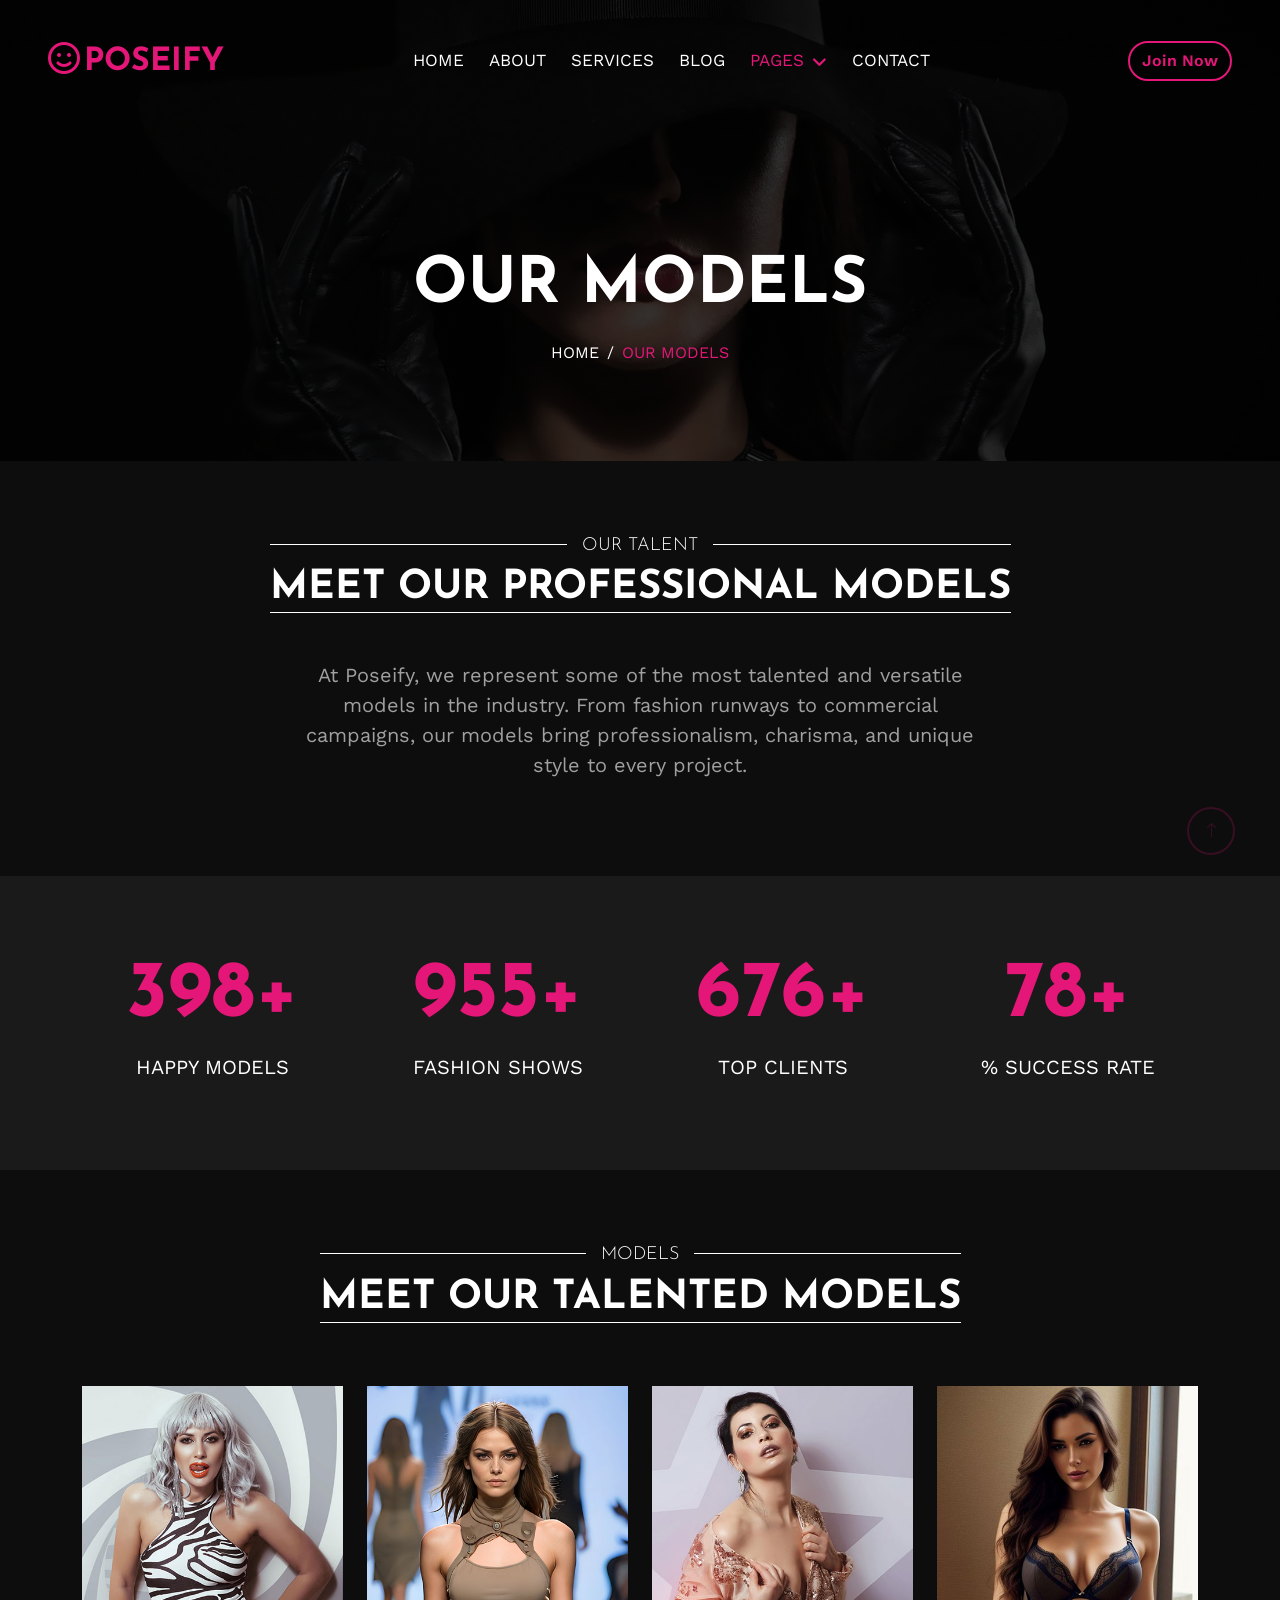
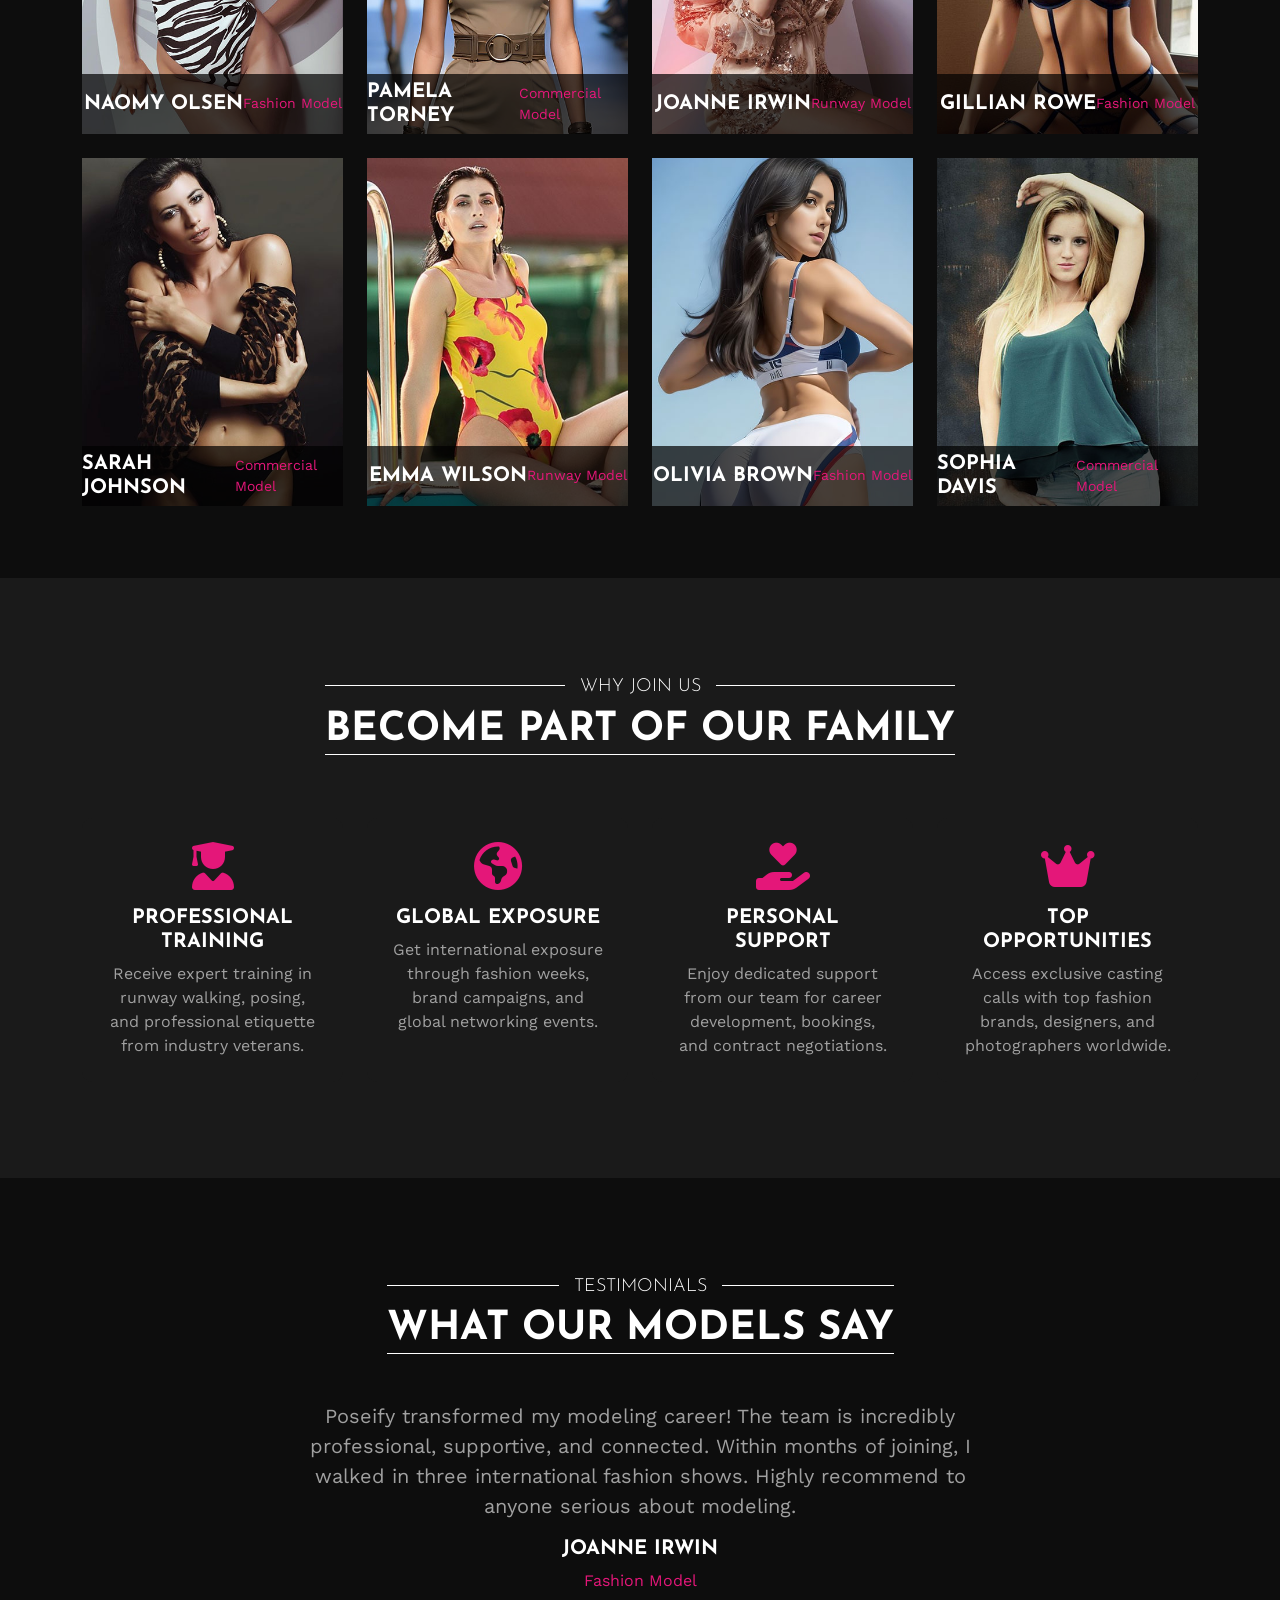
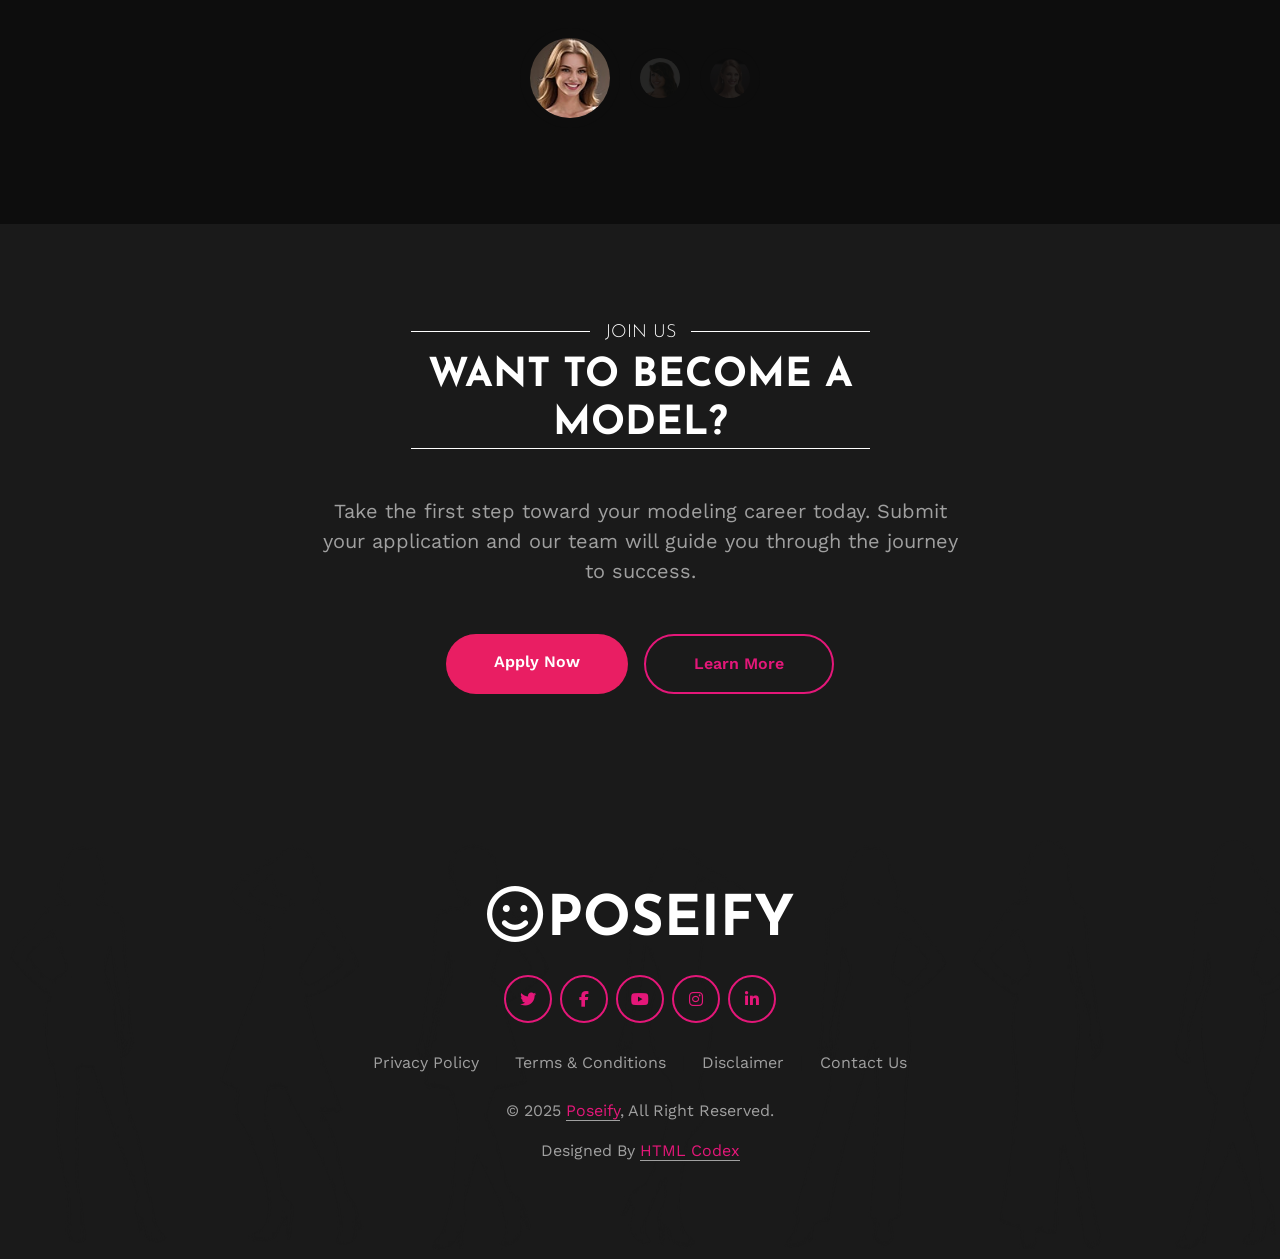
<file: team.html>
<!DOCTYPE html>
<html lang="en">

<head>
    <meta charset="utf-8">
    <title>Our Models - Poseify Premium Modeling Agency</title>
    <meta content="width=device-width, initial-scale=1.0" name="viewport">
    <meta name="description" content="Meet our talented models at Poseify - the leading modeling agency. Discover professional fashion, commercial, and runway models ready for your next project.">
    <meta name="keywords" content="models, fashion models, commercial models, runway models, modeling agency, model portfolio">
    
    <!-- Open Graph Tags -->
    <meta property="og:title" content="Our Models - Poseify Premium Modeling Agency">
    <meta property="og:description" content="Meet our talented models at Poseify. Professional fashion, commercial, and runway models.">
    <meta property="og:type" content="website">
    <meta property="og:url" content="https://www.yourwebsite.com/team.html">
    <meta property="og:image" content="https://www.yourwebsite.com/img/og-image.jpg">
    
    <!-- Canonical Tag -->
    <link rel="canonical" href="https://www.yourwebsite.com/team.html">

    <!-- Favicon -->
    <link href="img/favicon.ico" rel="icon">

    <!-- Google Web Fonts -->
    <link rel="preconnect" href="https://fonts.googleapis.com">
    <link rel="preconnect" href="https://fonts.gstatic.com" crossorigin>
    <link href="https://fonts.googleapis.com/css2?family=Josefin+Sans:wght@300;700&family=Work+Sans:wght@400;600&display=swap" rel="stylesheet">

    <!-- Icon Font Stylesheet -->
    <link href="https://cdnjs.cloudflare.com/ajax/libs/font-awesome/6.5.0/css/all.min.css" rel="stylesheet">
    <link href="https://cdn.jsdelivr.net/npm/bootstrap-icons@1.4.1/font/bootstrap-icons.css" rel="stylesheet">

    <!-- Libraries Stylesheet -->
    <link href="lib/animate/animate.min.css" rel="stylesheet">
    <link href="lib/lightbox/css/lightbox.min.css" rel="stylesheet">
    <link href="lib/owlcarousel/assets/owl.carousel.min.css" rel="stylesheet">

    <!-- Customized Bootstrap Stylesheet -->
    <link href="css/bootstrap.min.css" rel="stylesheet">

    <!-- Template Stylesheet -->
    <link href="css/style.css" rel="stylesheet">
    
    <!-- Adsense Script - Add your own Ad Unit ID -->
    <script async src="https://pagead2.googlesyndication.com/pagead/js/adsbygoogle.js?client=ca-pub-xxxxxxxxxxxxx" crossorigin="anonymous"></script>
</head>

<body>
    <!-- Spinner Start -->
    <div id="spinner" class="show bg-dark position-fixed translate-middle w-100 vh-100 top-50 start-50 d-flex align-items-center justify-content-center">
        <div class="spinner-grow text-primary" style="width: 3rem; height: 3rem;" role="status">
            <span class="sr-only">Loading...</span>
        </div>
    </div>
    <!-- Spinner End -->

    <!-- ============================================================ -->
    <!-- HEADER / NAVBAR - UPDATED -->
    <!-- ============================================================ -->
    <div class="container-fluid p-0">
        <nav class="navbar navbar-expand-lg navbar-dark px-lg-5">
            <a href="index.html" class="navbar-brand ms-4 ms-lg-0">
                <h2 class="mb-0 text-primary text-uppercase"><i class="fa-regular fa-face-smile me-1"></i>Poseify</h2>
            </a>
            <button type="button" class="navbar-toggler me-4" data-bs-toggle="collapse" data-bs-target="#navbarCollapse">
                <span class="navbar-toggler-icon"></span>
            </button>
            <div class="collapse navbar-collapse" id="navbarCollapse">
                <div class="navbar-nav mx-auto p-4 p-lg-0">
                    <a href="index.html" class="nav-item nav-link">Home</a>
                    <a href="about.html" class="nav-item nav-link">About</a>
                    <a href="service.html" class="nav-item nav-link">Services</a>
                    <!-- Blog Link - Moved to Navbar (Outside Dropdown) -->
                    <a href="blog.html" class="nav-item nav-link">Blog</a>
                    <div class="nav-item dropdown">
                        <a href="#" class="nav-link dropdown-toggle active" data-bs-toggle="dropdown">Pages</a>
                        <div class="dropdown-menu m-0">
                            <a href="team.html" class="dropdown-item active">Our Models</a>
                            <a href="testimonial.html" class="dropdown-item">Testimonial</a>
                            <a href="portfolio.html" class="dropdown-item">Portfolio</a>
                            <a href="faq.html" class="dropdown-item">FAQ</a>
                            <a href="404.html" class="dropdown-item">404 Page</a>
                        </div>
                    </div>
                    <a href="contact.html" class="nav-item nav-link">Contact</a>
                </div>
                <div class="d-none d-lg-flex">
                    <a class="btn btn-outline-primary border-2" href="contact.html">Join Now</a>
                </div>
            </div>
        </nav>

        <!-- ============================================================ -->
        <!-- PAGE HEADER -->
        <!-- ============================================================ -->
        <div class="page-header pb-5" style="background: linear-gradient(rgba(0,0,0,0.8), rgba(0,0,0,0.8)), url('img/carousel-1.jpg') top center no-repeat; background-size: cover;">
            <div class="container text-center py-5">
                <h1 class="display-3 text-uppercase text-white mb-3 animated slideInDown">Our Models</h1>
                <nav aria-label="breadcrumb animated slideInDown">
                    <ol class="breadcrumb justify-content-center text-uppercase mb-0">
                        <li class="breadcrumb-item"><a class="text-white" href="index.html">Home</a></li>
                        <li class="breadcrumb-item text-primary active" aria-current="page">Our Models</li>
                    </ol>
                </nav>
            </div>
        </div>
    </div>
    <!-- ============================================================ -->
    <!-- HEADER END -->
    <!-- ============================================================ -->

    <!-- ============================================================ -->
    <!-- SECTION 1: INTRO -->
    <!-- ============================================================ -->
    <div class="container-fluid py-5">
        <div class="container py-4">
            <div class="text-center mb-4">
                <div class="title wow fadeInUp" data-wow-delay="0.1s">
                    <div class="title-center">
                        <h5>Our Talent</h5>
                        <h1>Meet Our Professional Models</h1>
                    </div>
                </div>
                <p class="fs-5 text-body mx-auto" style="max-width: 700px;">At Poseify, we represent some of the most talented and versatile models in the industry. From fashion runways to commercial campaigns, our models bring professionalism, charisma, and unique style to every project.</p>
            </div>
        </div>
    </div>
    <!-- ============================================================ -->
    <!-- INTRO END -->
    <!-- ============================================================ -->

    <!-- ============================================================ -->
    <!-- SECTION 2: STATS / COUNTER -->
    <!-- ============================================================ -->
    <div class="container-fluid py-5 bg-secondary">
        <div class="container py-4">
            <div class="row g-4 text-center">
                <div class="col-lg-3 col-md-6 wow fadeInUp" data-wow-delay="0.1s">
                    <h1 class="display-1 text-primary counter" data-target="500">0</h1>
                    <p class="text-white text-uppercase fs-5">Happy Models</p>
                </div>
                <div class="col-lg-3 col-md-6 wow fadeInUp" data-wow-delay="0.3s">
                    <h1 class="display-1 text-primary counter" data-target="1200">0</h1>
                    <p class="text-white text-uppercase fs-5">Fashion Shows</p>
                </div>
                <div class="col-lg-3 col-md-6 wow fadeInUp" data-wow-delay="0.5s">
                    <h1 class="display-1 text-primary counter" data-target="850">0</h1>
                    <p class="text-white text-uppercase fs-5">Top Clients</p>
                </div>
                <div class="col-lg-3 col-md-6 wow fadeInUp" data-wow-delay="0.7s">
                    <h1 class="display-1 text-primary counter" data-target="98">0</h1>
                    <p class="text-white text-uppercase fs-5">% Success Rate</p>
                </div>
            </div>
        </div>
    </div>
    <!-- ============================================================ -->
    <!-- STATS END -->
    <!-- ============================================================ -->

    <!-- ============================================================ -->
    <!-- SECTION 3: MODELS GRID -->
    <!-- ============================================================ -->
    <div class="container-fluid py-5">
        <div class="container py-4">
            <div class="text-center mb-5">
                <div class="title wow fadeInUp" data-wow-delay="0.1s">
                    <div class="title-center">
                        <h5>Models</h5>
                        <h1>Meet Our Talented Models</h1>
                    </div>
                </div>
            </div>
            <div class="row g-4">
                <!-- Model 1 -->
                <div class="col-lg-3 col-md-6 wow fadeInUp" data-wow-delay="0.1s">
                    <div class="team-item">
                        <div class="team-body">
                            <div class="team-before">
                                <span>Age: 22</span>
                                <span>Height: 185cm</span>
                                <span>Weight: 55kg</span>
                                <span>Bust: 79cm</span>
                                <span>Waist: 59cm</span>
                                <span>Hips: 89cm</span>
                            </div>
                            <img class="img-fluid" src="img/team-1.jpg" alt="Naomy Olsen - Model">
                            <div class="team-after">
                                <span>22</span>
                                <span>185</span>
                                <span>55</span>
                                <span>79</span>
                                <span>59</span>
                                <span>89</span>
                            </div>
                        </div>
                        <a class="team-name" href="#" data-bs-toggle="modal" data-bs-target="#modelModal1">
                            <h5 class="text-uppercase mb-0">Naomy Olsen</h5>
                            <small class="text-primary">Fashion Model</small>
                        </a>
                    </div>
                </div>
                <!-- Model 2 -->
                <div class="col-lg-3 col-md-6 wow fadeInUp" data-wow-delay="0.3s">
                    <div class="team-item">
                        <div class="team-body">
                            <div class="team-before">
                                <span>Age: 24</span>
                                <span>Height: 178cm</span>
                                <span>Weight: 60kg</span>
                                <span>Bust: 82cm</span>
                                <span>Waist: 62cm</span>
                                <span>Hips: 92cm</span>
                            </div>
                            <img class="img-fluid" src="img/team-2.jpg" alt="Pamela Torney - Model">
                            <div class="team-after">
                                <span>24</span>
                                <span>178</span>
                                <span>60</span>
                                <span>82</span>
                                <span>62</span>
                                <span>92</span>
                            </div>
                        </div>
                        <a class="team-name" href="#" data-bs-toggle="modal" data-bs-target="#modelModal2">
                            <h5 class="text-uppercase mb-0">Pamela Torney</h5>
                            <small class="text-primary">Commercial Model</small>
                        </a>
                    </div>
                </div>
                <!-- Model 3 -->
                <div class="col-lg-3 col-md-6 wow fadeInUp" data-wow-delay="0.5s">
                    <div class="team-item">
                        <div class="team-body">
                            <div class="team-before">
                                <span>Age: 21</span>
                                <span>Height: 182cm</span>
                                <span>Weight: 58kg</span>
                                <span>Bust: 80cm</span>
                                <span>Waist: 60cm</span>
                                <span>Hips: 90cm</span>
                            </div>
                            <img class="img-fluid" src="img/team-3.jpg" alt="Joanne Irwin - Model">
                            <div class="team-after">
                                <span>21</span>
                                <span>182</span>
                                <span>58</span>
                                <span>80</span>
                                <span>60</span>
                                <span>90</span>
                            </div>
                        </div>
                        <a class="team-name" href="#" data-bs-toggle="modal" data-bs-target="#modelModal3">
                            <h5 class="text-uppercase mb-0">Joanne Irwin</h5>
                            <small class="text-primary">Runway Model</small>
                        </a>
                    </div>
                </div>
                <!-- Model 4 -->
                <div class="col-lg-3 col-md-6 wow fadeInUp" data-wow-delay="0.7s">
                    <div class="team-item">
                        <div class="team-body">
                            <div class="team-before">
                                <span>Age: 23</span>
                                <span>Height: 180cm</span>
                                <span>Weight: 57kg</span>
                                <span>Bust: 81cm</span>
                                <span>Waist: 61cm</span>
                                <span>Hips: 91cm</span>
                            </div>
                            <img class="img-fluid" src="img/team-4.jpg" alt="Gillian Rowe - Model">
                            <div class="team-after">
                                <span>23</span>
                                <span>180</span>
                                <span>57</span>
                                <span>81</span>
                                <span>61</span>
                                <span>91</span>
                            </div>
                        </div>
                        <a class="team-name" href="#" data-bs-toggle="modal" data-bs-target="#modelModal4">
                            <h5 class="text-uppercase mb-0">Gillian Rowe</h5>
                            <small class="text-primary">Fashion Model</small>
                        </a>
                    </div>
                </div>
                <!-- Model 5 -->
                <div class="col-lg-3 col-md-6 wow fadeInUp" data-wow-delay="0.1s">
                    <div class="team-item">
                        <div class="team-body">
                            <div class="team-before">
                                <span>Age: 25</span>
                                <span>Height: 176cm</span>
                                <span>Weight: 62kg</span>
                                <span>Bust: 84cm</span>
                                <span>Waist: 64cm</span>
                                <span>Hips: 94cm</span>
                            </div>
                            <img class="img-fluid" src="img/team-5.jpg" alt="Sarah Johnson - Model">
                            <div class="team-after">
                                <span>25</span>
                                <span>176</span>
                                <span>62</span>
                                <span>84</span>
                                <span>64</span>
                                <span>94</span>
                            </div>
                        </div>
                        <a class="team-name" href="#" data-bs-toggle="modal" data-bs-target="#modelModal5">
                            <h5 class="text-uppercase mb-0">Sarah Johnson</h5>
                            <small class="text-primary">Commercial Model</small>
                        </a>
                    </div>
                </div>
                <!-- Model 6 -->
                <div class="col-lg-3 col-md-6 wow fadeInUp" data-wow-delay="0.3s">
                    <div class="team-item">
                        <div class="team-body">
                            <div class="team-before">
                                <span>Age: 22</span>
                                <span>Height: 179cm</span>
                                <span>Weight: 59kg</span>
                                <span>Bust: 80cm</span>
                                <span>Waist: 60cm</span>
                                <span>Hips: 90cm</span>
                            </div>
                            <img class="img-fluid" src="img/team-6.jpg" alt="Emma Wilson - Model">
                            <div class="team-after">
                                <span>22</span>
                                <span>179</span>
                                <span>59</span>
                                <span>80</span>
                                <span>60</span>
                                <span>90</span>
                            </div>
                        </div>
                        <a class="team-name" href="#" data-bs-toggle="modal" data-bs-target="#modelModal6">
                            <h5 class="text-uppercase mb-0">Emma Wilson</h5>
                            <small class="text-primary">Runway Model</small>
                        </a>
                    </div>
                </div>
                <!-- Model 7 -->
                <div class="col-lg-3 col-md-6 wow fadeInUp" data-wow-delay="0.5s">
                    <div class="team-item">
                        <div class="team-body">
                            <div class="team-before">
                                <span>Age: 24</span>
                                <span>Height: 181cm</span>
                                <span>Weight: 56kg</span>
                                <span>Bust: 78cm</span>
                                <span>Waist: 58cm</span>
                                <span>Hips: 88cm</span>
                            </div>
                            <img class="img-fluid" src="img/team-7.jpg" alt="Olivia Brown - Model">
                            <div class="team-after">
                                <span>24</span>
                                <span>181</span>
                                <span>56</span>
                                <span>78</span>
                                <span>58</span>
                                <span>88</span>
                            </div>
                        </div>
                        <a class="team-name" href="#" data-bs-toggle="modal" data-bs-target="#modelModal7">
                            <h5 class="text-uppercase mb-0">Olivia Brown</h5>
                            <small class="text-primary">Fashion Model</small>
                        </a>
                    </div>
                </div>
                <!-- Model 8 -->
                <div class="col-lg-3 col-md-6 wow fadeInUp" data-wow-delay="0.7s">
                    <div class="team-item">
                        <div class="team-body">
                            <div class="team-before">
                                <span>Age: 23</span>
                                <span>Height: 177cm</span>
                                <span>Weight: 58kg</span>
                                <span>Bust: 82cm</span>
                                <span>Waist: 62cm</span>
                                <span>Hips: 92cm</span>
                            </div>
                            <img class="img-fluid" src="img/team-8.jpg" alt="Sophia Davis - Model">
                            <div class="team-after">
                                <span>23</span>
                                <span>177</span>
                                <span>58</span>
                                <span>82</span>
                                <span>62</span>
                                <span>92</span>
                            </div>
                        </div>
                        <a class="team-name" href="#" data-bs-toggle="modal" data-bs-target="#modelModal8">
                            <h5 class="text-uppercase mb-0">Sophia Davis</h5>
                            <small class="text-primary">Commercial Model</small>
                        </a>
                    </div>
                </div>
            </div>
        </div>
    </div>
    <!-- ============================================================ -->
    <!-- MODELS GRID END -->
    <!-- ============================================================ -->

    <!-- ============================================================ -->
    <!-- SECTION 4: WHY JOIN US -->
    <!-- ============================================================ -->
    <div class="container-fluid py-5 bg-secondary">
        <div class="container py-5">
            <div class="text-center mb-5">
                <div class="title wow fadeInUp" data-wow-delay="0.1s">
                    <div class="title-center">
                        <h5>Why Join Us</h5>
                        <h1>Become Part of Our Family</h1>
                    </div>
                </div>
            </div>
            <div class="row g-4">
                <div class="col-lg-3 col-md-6 wow fadeInUp" data-wow-delay="0.1s">
                    <div class="bg-dark p-4 text-center rounded-3 h-100">
                        <i class="fas fa-user-graduate fa-3x text-primary mb-3"></i>
                        <h5 class="text-white text-uppercase">Professional Training</h5>
                        <p class="mb-0">Receive expert training in runway walking, posing, and professional etiquette from industry veterans.</p>
                    </div>
                </div>
                <div class="col-lg-3 col-md-6 wow fadeInUp" data-wow-delay="0.3s">
                    <div class="bg-dark p-4 text-center rounded-3 h-100">
                        <i class="fas fa-globe-americas fa-3x text-primary mb-3"></i>
                        <h5 class="text-white text-uppercase">Global Exposure</h5>
                        <p class="mb-0">Get international exposure through fashion weeks, brand campaigns, and global networking events.</p>
                    </div>
                </div>
                <div class="col-lg-3 col-md-6 wow fadeInUp" data-wow-delay="0.5s">
                    <div class="bg-dark p-4 text-center rounded-3 h-100">
                        <i class="fas fa-hand-holding-heart fa-3x text-primary mb-3"></i>
                        <h5 class="text-white text-uppercase">Personal Support</h5>
                        <p class="mb-0">Enjoy dedicated support from our team for career development, bookings, and contract negotiations.</p>
                    </div>
                </div>
                <div class="col-lg-3 col-md-6 wow fadeInUp" data-wow-delay="0.7s">
                    <div class="bg-dark p-4 text-center rounded-3 h-100">
                        <i class="fas fa-crown fa-3x text-primary mb-3"></i>
                        <h5 class="text-white text-uppercase">Top Opportunities</h5>
                        <p class="mb-0">Access exclusive casting calls with top fashion brands, designers, and photographers worldwide.</p>
                    </div>
                </div>
            </div>
        </div>
    </div>
    <!-- ============================================================ -->
    <!-- WHY JOIN US END -->
    <!-- ============================================================ -->

    <!-- ============================================================ -->
    <!-- SECTION 5: TESTIMONIALS -->
    <!-- ============================================================ -->
    <div class="container-fluid py-5">
        <div class="container py-5">
            <div class="text-center">
                <div class="title wow fadeInUp" data-wow-delay="0.1s">
                    <div class="title-center">
                        <h5>Testimonials</h5>
                        <h1>What Our Models Say</h1>
                    </div>
                </div>
            </div>
            <div class="owl-carousel testimonial-carousel wow fadeInUp" data-wow-delay="0.3s">
                <div class="testimonial-item text-center" data-dot="<img class='img-fluid' src='img/testimonial-1.jpg' alt=''>">
                    <p class="fs-5">Poseify transformed my modeling career! The team is incredibly professional, supportive, and connected. Within months of joining, I walked in three international fashion shows. Highly recommend to anyone serious about modeling.</p>
                    <h5 class="text-uppercase">Joanne Irwin</h5>
                    <span class="text-primary">Fashion Model</span>
                </div>
                <div class="testimonial-item text-center" data-dot="<img class='img-fluid' src='img/testimonial-2.jpg' alt=''>">
                    <p class="fs-5">As a photographer, I've worked with many agencies, but Poseify stands out. Their models are always prepared, professional, and deliver exceptional results. The agency's communication and reliability are unmatched.</p>
                    <h5 class="text-uppercase">Lana Anderson</h5>
                    <span class="text-primary">Photographer</span>
                </div>
                <div class="testimonial-item text-center" data-dot="<img class='img-fluid' src='img/testimonial-3.jpg' alt=''>">
                    <p class="fs-5">Poseify helped me find the perfect models for our luxury brand campaign. The entire process was seamless from casting to execution. Their models truly represented our brand's elegance and sophistication.</p>
                    <h5 class="text-uppercase">Pamela Torney</h5>
                    <span class="text-primary">Brand Manager</span>
                </div>
            </div>      
        </div>
    </div>
    <!-- ============================================================ -->
    <!-- TESTIMONIALS END -->
    <!-- ============================================================ -->

    <!-- ============================================================ -->
    <!-- SECTION 6: CTA / BANNER -->
    <!-- ============================================================ -->
    <div class="container-fluid py-5 bg-secondary">
        <div class="container py-5">
            <div class="row g-0 justify-content-center">
                <div class="col-lg-7 text-center">
                    <div class="title mx-5 px-5 wow fadeInUp" data-wow-delay="0.1s">
                        <div class="title-center">
                            <h5>Join Us</h5>
                            <h1>Want to Become a Model?</h1>
                        </div>
                    </div>
                    <p class="fs-5 mb-5 wow fadeInUp" data-wow-delay="0.2s">Take the first step toward your modeling career today. Submit your application and our team will guide you through the journey to success.</p>
                    <div class="d-flex justify-content-center gap-3 flex-wrap wow fadeInUp" data-wow-delay="0.3s">
                        <a href="contact.html" class="btn btn-primary py-3 px-5">Apply Now</a>
                        <a href="about.html" class="btn btn-outline-primary border-2 py-3 px-5">Learn More</a>
                    </div>
                </div>
            </div>
        </div>
    </div>
    <!-- ============================================================ -->
    <!-- CTA END -->
    <!-- ============================================================ -->

    <!-- ============================================================ -->
    <!-- FOOTER -->
    <!-- ============================================================ -->
    <div class="container-fluid bg-dark text-light footer py-5 wow fadeIn" data-wow-delay="0.1s">
        <div class="container text-center py-5">
            <a href="index.html">
                <h1 class="display-4 mb-3 text-white text-uppercase"><i class="fa-regular fa-face-smile me-1"></i>Poseify</h1>
            </a>
            <div class="d-flex justify-content-center mb-4">
                <a class="btn btn-lg-square btn-outline-primary border-2 m-1" href="#"><i class="fab fa-twitter"></i></a>
                <a class="btn btn-lg-square btn-outline-primary border-2 m-1" href="#"><i class="fab fa-facebook-f"></i></a>
                <a class="btn btn-lg-square btn-outline-primary border-2 m-1" href="#"><i class="fab fa-youtube"></i></a>
                <a class="btn btn-lg-square btn-outline-primary border-2 m-1" href="#"><i class="fab fa-instagram"></i></a>
                <a class="btn btn-lg-square btn-outline-primary border-2 m-1" href="#"><i class="fab fa-linkedin-in"></i></a>
            </div>
            <div class="d-flex justify-content-center mb-4 gap-3 flex-wrap">
                <a href="privacy-policy.html" class="text-light">Privacy Policy</a>
                <span class="text-secondary">|</span>
                <a href="terms.html" class="text-light">Terms & Conditions</a>
                <span class="text-secondary">|</span>
                <a href="disclaimer.html" class="text-light">Disclaimer</a>
                <span class="text-secondary">|</span>
                <a href="contact.html" class="text-light">Contact Us</a>
            </div>
            <p>&copy; 2025 <a class="border-bottom text-primary" href="index.html">Poseify</a>, All Right Reserved.</p>
            <p class="mb-0">Designed By <a class="border-bottom text-primary" href="https://htmlcodex.com">HTML Codex</a></p>
        </div>
    </div>
    <!-- ============================================================ -->
    <!-- FOOTER END -->
    <!-- ============================================================ -->

    <!-- Back to Top -->
    <a href="#" class="btn btn-outline-primary border-2 btn-lg-square back-to-top"><i class="bi bi-arrow-up"></i></a>

    <!-- Model Detail Modals -->
    <!-- Modal 1 -->
    <div class="modal fade" id="modelModal1" tabindex="-1">
        <div class="modal-dialog modal-dialog-centered">
            <div class="modal-content bg-dark text-white">
                <div class="modal-header border-secondary">
                    <h5 class="modal-title">Naomy Olsen</h5>
                    <button type="button" class="btn-close btn-close-white" data-bs-dismiss="modal"></button>
                </div>
                <div class="modal-body">
                    <div class="text-center mb-3">
                        <img src="img/team-1.jpg" alt="Naomy Olsen" class="img-fluid rounded-3" style="max-height:300px;">
                    </div>
                    <p><strong>Age:</strong> 22</p>
                    <p><strong>Height:</strong> 185cm</p>
                    <p><strong>Weight:</strong> 55kg</p>
                    <p><strong>Measurements:</strong> 79-59-89</p>
                    <p><strong>Specialty:</strong> Fashion, Runway, Editorial</p>
                    <p><strong>Experience:</strong> Featured in Vogue, Harper's Bazaar, and walked for top designers at NYFW.</p>
                </div>
                <div class="modal-footer border-secondary">
                    <a href="contact.html" class="btn btn-primary">Book Now</a>
                    <button type="button" class="btn btn-outline-secondary" data-bs-dismiss="modal">Close</button>
                </div>
            </div>
        </div>
    </div>

    <!-- Modal 2 -->
    <div class="modal fade" id="modelModal2" tabindex="-1">
        <div class="modal-dialog modal-dialog-centered">
            <div class="modal-content bg-dark text-white">
                <div class="modal-header border-secondary">
                    <h5 class="modal-title">Pamela Torney</h5>
                    <button type="button" class="btn-close btn-close-white" data-bs-dismiss="modal"></button>
                </div>
                <div class="modal-body">
                    <div class="text-center mb-3">
                        <img src="img/team-2.jpg" alt="Pamela Torney" class="img-fluid rounded-3" style="max-height:300px;">
                    </div>
                    <p><strong>Age:</strong> 24</p>
                    <p><strong>Height:</strong> 178cm</p>
                    <p><strong>Weight:</strong> 60kg</p>
                    <p><strong>Measurements:</strong> 82-62-92</p>
                    <p><strong>Specialty:</strong> Commercial, Lifestyle, Fitness</p>
                    <p><strong>Experience:</strong> Campaigns with Nike, Adidas, and major lifestyle brands.</p>
                </div>
                <div class="modal-footer border-secondary">
                    <a href="contact.html" class="btn btn-primary">Book Now</a>
                    <button type="button" class="btn btn-outline-secondary" data-bs-dismiss="modal">Close</button>
                </div>
            </div>
        </div>
    </div>

    <!-- Modal 3 -->
    <div class="modal fade" id="modelModal3" tabindex="-1">
        <div class="modal-dialog modal-dialog-centered">
            <div class="modal-content bg-dark text-white">
                <div class="modal-header border-secondary">
                    <h5 class="modal-title">Joanne Irwin</h5>
                    <button type="button" class="btn-close btn-close-white" data-bs-dismiss="modal"></button>
                </div>
                <div class="modal-body">
                    <div class="text-center mb-3">
                        <img src="img/team-3.jpg" alt="Joanne Irwin" class="img-fluid rounded-3" style="max-height:300px;">
                    </div>
                    <p><strong>Age:</strong> 21</p>
                    <p><strong>Height:</strong> 182cm</p>
                    <p><strong>Weight:</strong> 58kg</p>
                    <p><strong>Measurements:</strong> 80-60-90</p>
                    <p><strong>Specialty:</strong> Runway, Couture, High Fashion</p>
                    <p><strong>Experience:</strong> Walked for Chanel, Dior, and Versace. Featured in Elle and Marie Claire.</p>
                </div>
                <div class="modal-footer border-secondary">
                    <a href="contact.html" class="btn btn-primary">Book Now</a>
                    <button type="button" class="btn btn-outline-secondary" data-bs-dismiss="modal">Close</button>
                </div>
            </div>
        </div>
    </div>

    <!-- Modal 4 -->
    <div class="modal fade" id="modelModal4" tabindex="-1">
        <div class="modal-dialog modal-dialog-centered">
            <div class="modal-content bg-dark text-white">
                <div class="modal-header border-secondary">
                    <h5 class="modal-title">Gillian Rowe</h5>
                    <button type="button" class="btn-close btn-close-white" data-bs-dismiss="modal"></button>
                </div>
                <div class="modal-body">
                    <div class="text-center mb-3">
                        <img src="img/team-4.jpg" alt="Gillian Rowe" class="img-fluid rounded-3" style="max-height:300px;">
                    </div>
                    <p><strong>Age:</strong> 23</p>
                    <p><strong>Height:</strong> 180cm</p>
                    <p><strong>Weight:</strong> 57kg</p>
                    <p><strong>Measurements:</strong> 81-61-91</p>
                    <p><strong>Specialty:</strong> Editorial, Beauty, Fashion</p>
                    <p><strong>Experience:</strong> Featured in Vogue Italia, Cosmopolitan, and beauty campaigns for L'Oréal.</p>
                </div>
                <div class="modal-footer border-secondary">
                    <a href="contact.html" class="btn btn-primary">Book Now</a>
                    <button type="button" class="btn btn-outline-secondary" data-bs-dismiss="modal">Close</button>
                </div>
            </div>
        </div>
    </div>

    <!-- Modal 5 -->
    <div class="modal fade" id="modelModal5" tabindex="-1">
        <div class="modal-dialog modal-dialog-centered">
            <div class="modal-content bg-dark text-white">
                <div class="modal-header border-secondary">
                    <h5 class="modal-title">Sarah Johnson</h5>
                    <button type="button" class="btn-close btn-close-white" data-bs-dismiss="modal"></button>
                </div>
                <div class="modal-body">
                    <div class="text-center mb-3">
                        <img src="img/team-5.jpg" alt="Sarah Johnson" class="img-fluid rounded-3" style="max-height:300px;">
                    </div>
                    <p><strong>Age:</strong> 25</p>
                    <p><strong>Height:</strong> 176cm</p>
                    <p><strong>Weight:</strong> 62kg</p>
                    <p><strong>Measurements:</strong> 84-64-94</p>
                    <p><strong>Specialty:</strong> Commercial, Swimwear, Lifestyle</p>
                    <p><strong>Experience:</strong> Campaigns with Victoria's Secret, Guess, and major fashion retailers.</p>
                </div>
                <div class="modal-footer border-secondary">
                    <a href="contact.html" class="btn btn-primary">Book Now</a>
                    <button type="button" class="btn btn-outline-secondary" data-bs-dismiss="modal">Close</button>
                </div>
            </div>
        </div>
    </div>

    <!-- Modal 6 -->
    <div class="modal fade" id="modelModal6" tabindex="-1">
        <div class="modal-dialog modal-dialog-centered">
            <div class="modal-content bg-dark text-white">
                <div class="modal-header border-secondary">
                    <h5 class="modal-title">Emma Wilson</h5>
                    <button type="button" class="btn-close btn-close-white" data-bs-dismiss="modal"></button>
                </div>
                <div class="modal-body">
                    <div class="text-center mb-3">
                        <img src="img/team-6.jpg" alt="Emma Wilson" class="img-fluid rounded-3" style="max-height:300px;">
                    </div>
                    <p><strong>Age:</strong> 22</p>
                    <p><strong>Height:</strong> 179cm</p>
                    <p><strong>Weight:</strong> 59kg</p>
                    <p><strong>Measurements:</strong> 80-60-90</p>
                    <p><strong>Specialty:</strong> Runway, Couture, Editorial</p>
                    <p><strong>Experience:</strong> Walked for Prada, Gucci, and Balenciaga. Featured in British Vogue.</p>
                </div>
                <div class="modal-footer border-secondary">
                    <a href="contact.html" class="btn btn-primary">Book Now</a>
                    <button type="button" class="btn btn-outline-secondary" data-bs-dismiss="modal">Close</button>
                </div>
            </div>
        </div>
    </div>

    <!-- Modal 7 -->
    <div class="modal fade" id="modelModal7" tabindex="-1">
        <div class="modal-dialog modal-dialog-centered">
            <div class="modal-content bg-dark text-white">
                <div class="modal-header border-secondary">
                    <h5 class="modal-title">Olivia Brown</h5>
                    <button type="button" class="btn-close btn-close-white" data-bs-dismiss="modal"></button>
                </div>
                <div class="modal-body">
                    <div class="text-center mb-3">
                        <img src="img/team-7.jpg" alt="Olivia Brown" class="img-fluid rounded-3" style="max-height:300px;">
                    </div>
                    <p><strong>Age:</strong> 24</p>
                    <p><strong>Height:</strong> 181cm</p>
                    <p><strong>Weight:</strong> 56kg</p>
                    <p><strong>Measurements:</strong> 78-58-88</p>
                    <p><strong>Specialty:</strong> Fashion, Beauty, Editorial</p>
                    <p><strong>Experience:</strong> Featured in Harper's Bazaar, Glamour, and beauty campaigns for Dior.</p>
                </div>
                <div class="modal-footer border-secondary">
                    <a href="contact.html" class="btn btn-primary">Book Now</a>
                    <button type="button" class="btn btn-outline-secondary" data-bs-dismiss="modal">Close</button>
                </div>
            </div>
        </div>
    </div>

    <!-- Modal 8 -->
    <div class="modal fade" id="modelModal8" tabindex="-1">
        <div class="modal-dialog modal-dialog-centered">
            <div class="modal-content bg-dark text-white">
                <div class="modal-header border-secondary">
                    <h5 class="modal-title">Sophia Davis</h5>
                    <button type="button" class="btn-close btn-close-white" data-bs-dismiss="modal"></button>
                </div>
                <div class="modal-body">
                    <div class="text-center mb-3">
                        <img src="img/team-8.jpg" alt="Sophia Davis" class="img-fluid rounded-3" style="max-height:300px;">
                    </div>
                    <p><strong>Age:</strong> 23</p>
                    <p><strong>Height:</strong> 177cm</p>
                    <p><strong>Weight:</strong> 58kg</p>
                    <p><strong>Measurements:</strong> 82-62-92</p>
                    <p><strong>Specialty:</strong> Commercial, Lifestyle, Fitness</p>
                    <p><strong>Experience:</strong> Campaigns with Nike, Adidas, and major lifestyle brands.</p>
                </div>
                <div class="modal-footer border-secondary">
                    <a href="contact.html" class="btn btn-primary">Book Now</a>
                    <button type="button" class="btn btn-outline-secondary" data-bs-dismiss="modal">Close</button>
                </div>
            </div>
        </div>
    </div>

    <!-- JavaScript Libraries -->
    <script src="https://code.jquery.com/jquery-3.4.1.min.js"></script>
    <script src="https://cdn.jsdelivr.net/npm/bootstrap@5.0.0/dist/js/bootstrap.bundle.min.js"></script>
    <script src="lib/wow/wow.min.js"></script>
    <script src="lib/easing/easing.min.js"></script>
    <script src="lib/waypoints/waypoints.min.js"></script>
    <script src="lib/owlcarousel/owl.carousel.min.js"></script>
    <script src="lib/lightbox/js/lightbox.min.js"></script>

    <!-- Template Javascript -->
    <script src="js/main.js"></script>
    
    <!-- Custom Script -->
    <script>
        $(document).ready(function() {
            // Counter Animation
            $('.counter').each(function() {
                var $this = $(this);
                var countTo = parseInt($this.data('target'));
                $({ countNum: 0 }).animate({
                    countNum: countTo
                }, {
                    duration: 3000,
                    easing: 'swing',
                    step: function() {
                        $this.text(Math.floor(this.countNum) + '+');
                    },
                    complete: function() {
                        $this.text(this.countNum + '+');
                    }
                });
            });
        });
    </script>
</body>

</html>
</file>
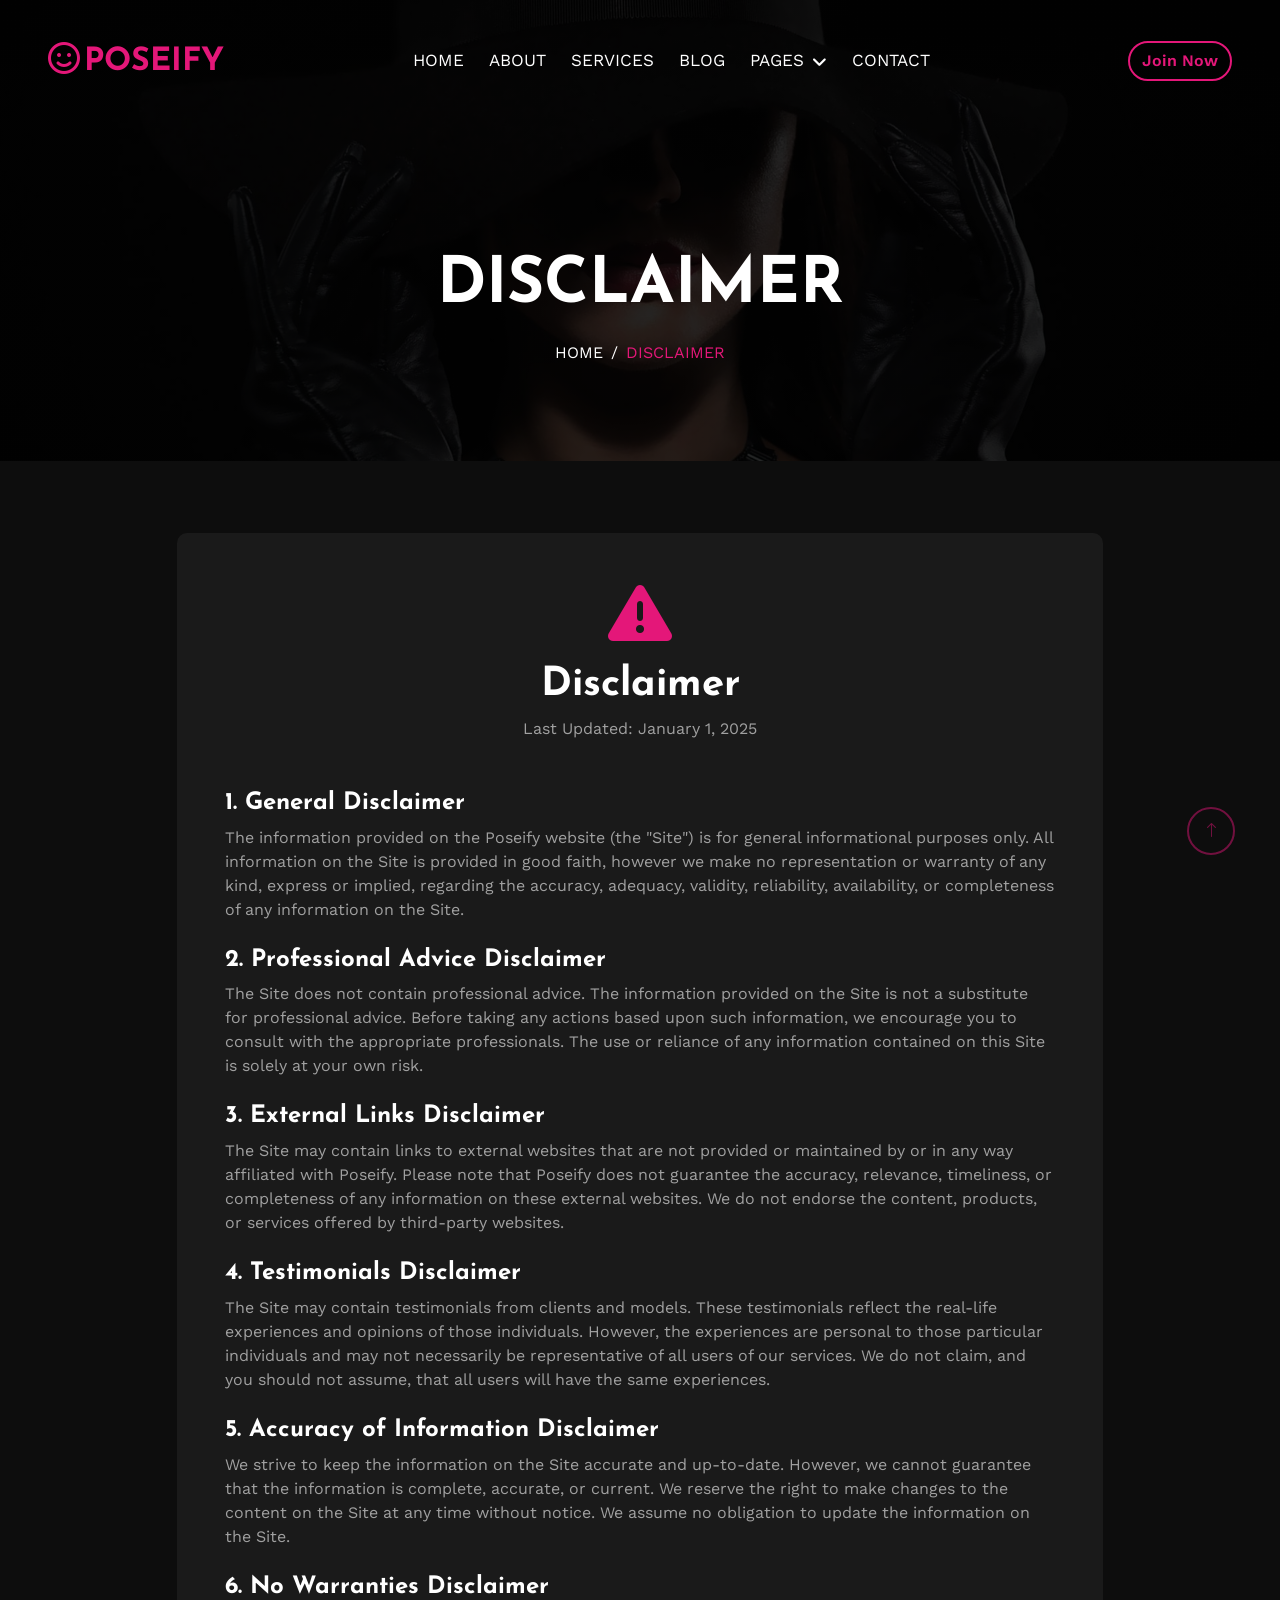
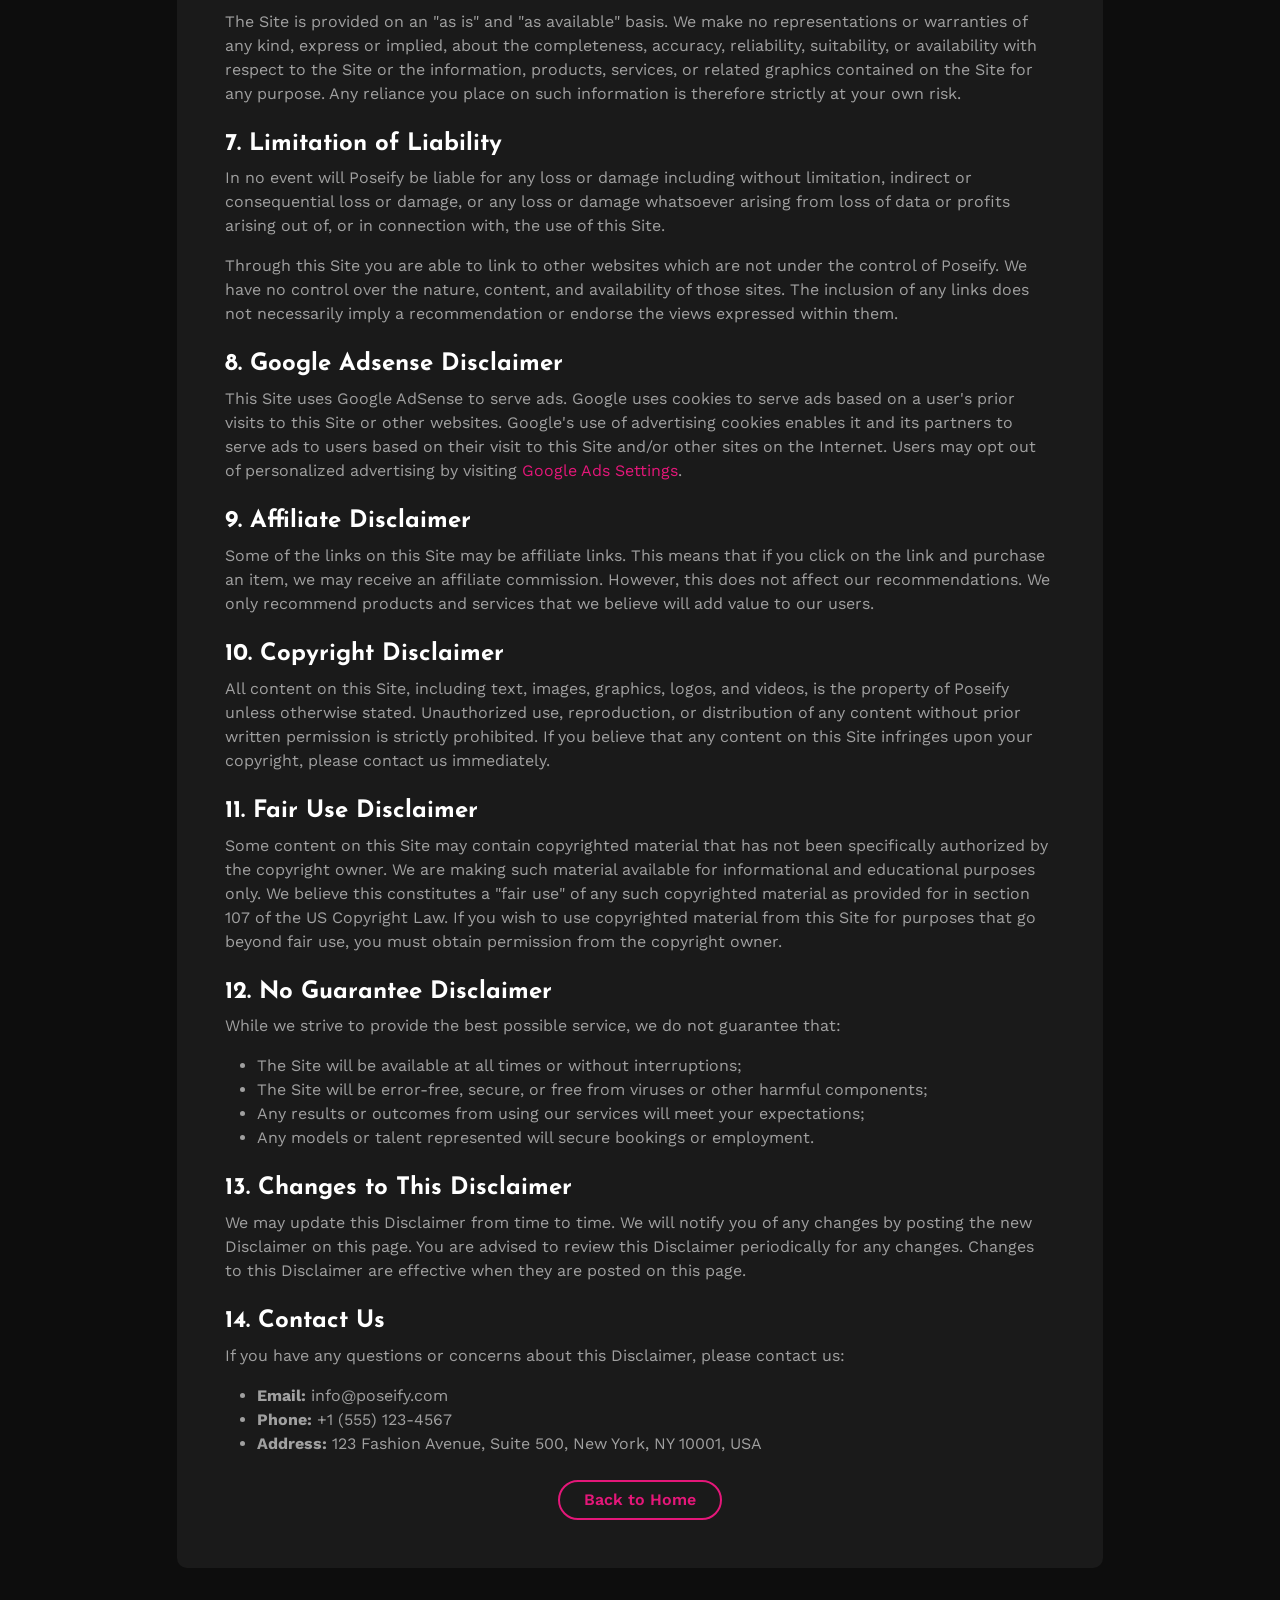
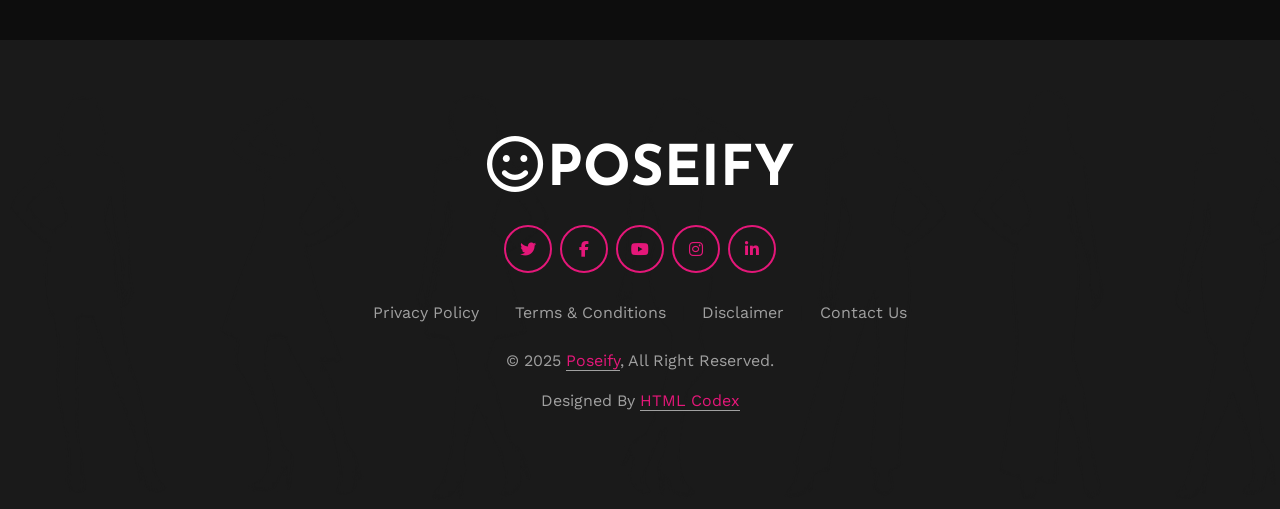
<file: terms.html>
<!DOCTYPE html>
<html lang="en">

<head>
    <meta charset="utf-8">
    <title>Disclaimer - Poseify Premium Modeling Agency</title>
    <meta content="width=device-width, initial-scale=1.0" name="viewport">
    <meta name="description" content="Read Poseify's disclaimer regarding the use of our website, services, and content. Understand the limitations of our liability.">
    <meta name="keywords" content="disclaimer, legal disclaimer, liability, modeling agency disclaimer">
    
    <!-- Open Graph Tags -->
    <meta property="og:title" content="Disclaimer - Poseify Premium Modeling Agency">
    <meta property="og:description" content="Read Poseify's disclaimer regarding the use of our website, services, and content.">
    <meta property="og:type" content="website">
    <meta property="og:url" content="https://www.yourwebsite.com/disclaimer.html">
    
    <!-- Canonical Tag -->
    <link rel="canonical" href="https://www.yourwebsite.com/disclaimer.html">

    <!-- Favicon -->
    <link href="img/favicon.ico" rel="icon">

    <!-- Google Web Fonts -->
    <link rel="preconnect" href="https://fonts.googleapis.com">
    <link rel="preconnect" href="https://fonts.gstatic.com" crossorigin>
    <link href="https://fonts.googleapis.com/css2?family=Josefin+Sans:wght@300;700&family=Work+Sans:wght@400;600&display=swap" rel="stylesheet">

    <!-- Icon Font Stylesheet -->
    <link href="https://cdnjs.cloudflare.com/ajax/libs/font-awesome/6.5.0/css/all.min.css" rel="stylesheet">
    <link href="https://cdn.jsdelivr.net/npm/bootstrap-icons@1.4.1/font/bootstrap-icons.css" rel="stylesheet">

    <!-- Libraries Stylesheet -->
    <link href="lib/animate/animate.min.css" rel="stylesheet">
    <link href="lib/lightbox/css/lightbox.min.css" rel="stylesheet">
    <link href="lib/owlcarousel/assets/owl.carousel.min.css" rel="stylesheet">

    <!-- Customized Bootstrap Stylesheet -->
    <link href="css/bootstrap.min.css" rel="stylesheet">

    <!-- Template Stylesheet -->
    <link href="css/style.css" rel="stylesheet">
    
    <!-- Adsense Script -->
    <script async src="https://pagead2.googlesyndication.com/pagead/js/adsbygoogle.js?client=ca-pub-xxxxxxxxxxxxx" crossorigin="anonymous"></script>
</head>

<body>
    <!-- Spinner Start -->
    <div id="spinner" class="show bg-dark position-fixed translate-middle w-100 vh-100 top-50 start-50 d-flex align-items-center justify-content-center">
        <div class="spinner-grow text-primary" style="width: 3rem; height: 3rem;" role="status">
            <span class="sr-only">Loading...</span>
        </div>
    </div>
    <!-- Spinner End -->

    <!-- ============================================================ -->
    <!-- HEADER / NAVBAR - UPDATED -->
    <!-- ============================================================ -->
    <div class="container-fluid p-0">
        <nav class="navbar navbar-expand-lg navbar-dark px-lg-5">
            <a href="index.html" class="navbar-brand ms-4 ms-lg-0">
                <h2 class="mb-0 text-primary text-uppercase"><i class="fa-regular fa-face-smile me-1"></i>Poseify</h2>
            </a>
            <button type="button" class="navbar-toggler me-4" data-bs-toggle="collapse" data-bs-target="#navbarCollapse">
                <span class="navbar-toggler-icon"></span>
            </button>
            <div class="collapse navbar-collapse" id="navbarCollapse">
                <div class="navbar-nav mx-auto p-4 p-lg-0">
                    <a href="index.html" class="nav-item nav-link">Home</a>
                    <a href="about.html" class="nav-item nav-link">About</a>
                    <a href="service.html" class="nav-item nav-link">Services</a>
                    <!-- Blog Link - Moved to Navbar (Outside Dropdown) -->
                    <a href="blog.html" class="nav-item nav-link">Blog</a>
                    <div class="nav-item dropdown">
                        <a href="#" class="nav-link dropdown-toggle" data-bs-toggle="dropdown">Pages</a>
                        <div class="dropdown-menu m-0">
                            <a href="team.html" class="dropdown-item">Our Models</a>
                            <a href="testimonial.html" class="dropdown-item">Testimonial</a>
                            <a href="portfolio.html" class="dropdown-item">Portfolio</a>
                            <a href="faq.html" class="dropdown-item">FAQ</a>
                            <a href="404.html" class="dropdown-item">404 Page</a>
                        </div>
                    </div>
                    <a href="contact.html" class="nav-item nav-link">Contact</a>
                </div>
                <div class="d-none d-lg-flex">
                    <a class="btn btn-outline-primary border-2" href="contact.html">Join Now</a>
                </div>
            </div>
        </nav>

        <!-- ============================================================ -->
        <!-- PAGE HEADER -->
        <!-- ============================================================ -->
        <div class="page-header pb-5" style="background: linear-gradient(rgba(0,0,0,0.85), rgba(0,0,0,0.85)), url('img/carousel-1.jpg') top center no-repeat; background-size: cover;">
            <div class="container text-center py-5">
                <h1 class="display-3 text-uppercase text-white mb-3 animated slideInDown">Disclaimer</h1>
                <nav aria-label="breadcrumb animated slideInDown">
                    <ol class="breadcrumb justify-content-center text-uppercase mb-0">
                        <li class="breadcrumb-item"><a class="text-white" href="index.html">Home</a></li>
                        <li class="breadcrumb-item text-primary active" aria-current="page">Disclaimer</li>
                    </ol>
                </nav>
            </div>
        </div>
    </div>
    <!-- ============================================================ -->
    <!-- HEADER END -->
    <!-- ============================================================ -->

    <!-- ============================================================ -->
    <!-- DISCLAIMER CONTENT -->
    <!-- ============================================================ -->
    <div class="container-fluid py-5">
        <div class="container py-4">
            <div class="row justify-content-center">
                <div class="col-lg-10">
                    <div class="bg-dark p-5 rounded-3">
                        <div class="text-center mb-5">
                            <i class="fas fa-triangle-exclamation fa-4x text-primary mb-3"></i>
                            <h1 class="text-white">Disclaimer</h1>
                            <p class="text-body">Last Updated: January 1, 2025</p>
                        </div>

                        <!-- Section 1 -->
                        <div class="mb-4">
                            <h4 class="text-white">1. General Disclaimer</h4>
                            <p class="text-body">The information provided on the Poseify website (the "Site") is for general informational purposes only. All information on the Site is provided in good faith, however we make no representation or warranty of any kind, express or implied, regarding the accuracy, adequacy, validity, reliability, availability, or completeness of any information on the Site.</p>
                        </div>

                        <!-- Section 2 -->
                        <div class="mb-4">
                            <h4 class="text-white">2. Professional Advice Disclaimer</h4>
                            <p class="text-body">The Site does not contain professional advice. The information provided on the Site is not a substitute for professional advice. Before taking any actions based upon such information, we encourage you to consult with the appropriate professionals. The use or reliance of any information contained on this Site is solely at your own risk.</p>
                        </div>

                        <!-- Section 3 -->
                        <div class="mb-4">
                            <h4 class="text-white">3. External Links Disclaimer</h4>
                            <p class="text-body">The Site may contain links to external websites that are not provided or maintained by or in any way affiliated with Poseify. Please note that Poseify does not guarantee the accuracy, relevance, timeliness, or completeness of any information on these external websites. We do not endorse the content, products, or services offered by third-party websites.</p>
                        </div>

                        <!-- Section 4 -->
                        <div class="mb-4">
                            <h4 class="text-white">4. Testimonials Disclaimer</h4>
                            <p class="text-body">The Site may contain testimonials from clients and models. These testimonials reflect the real-life experiences and opinions of those individuals. However, the experiences are personal to those particular individuals and may not necessarily be representative of all users of our services. We do not claim, and you should not assume, that all users will have the same experiences.</p>
                        </div>

                        <!-- Section 5 -->
                        <div class="mb-4">
                            <h4 class="text-white">5. Accuracy of Information Disclaimer</h4>
                            <p class="text-body">We strive to keep the information on the Site accurate and up-to-date. However, we cannot guarantee that the information is complete, accurate, or current. We reserve the right to make changes to the content on the Site at any time without notice. We assume no obligation to update the information on the Site.</p>
                        </div>

                        <!-- Section 6 -->
                        <div class="mb-4">
                            <h4 class="text-white">6. No Warranties Disclaimer</h4>
                            <p class="text-body">The Site is provided on an "as is" and "as available" basis. We make no representations or warranties of any kind, express or implied, about the completeness, accuracy, reliability, suitability, or availability with respect to the Site or the information, products, services, or related graphics contained on the Site for any purpose. Any reliance you place on such information is therefore strictly at your own risk.</p>
                        </div>

                        <!-- Section 7 -->
                        <div class="mb-4">
                            <h4 class="text-white">7. Limitation of Liability</h4>
                            <p class="text-body">In no event will Poseify be liable for any loss or damage including without limitation, indirect or consequential loss or damage, or any loss or damage whatsoever arising from loss of data or profits arising out of, or in connection with, the use of this Site.</p>
                            <p class="text-body mt-2">Through this Site you are able to link to other websites which are not under the control of Poseify. We have no control over the nature, content, and availability of those sites. The inclusion of any links does not necessarily imply a recommendation or endorse the views expressed within them.</p>
                        </div>

                        <!-- Section 8 -->
                        <div class="mb-4">
                            <h4 class="text-white">8. Google Adsense Disclaimer</h4>
                            <p class="text-body">This Site uses Google AdSense to serve ads. Google uses cookies to serve ads based on a user's prior visits to this Site or other websites. Google's use of advertising cookies enables it and its partners to serve ads to users based on their visit to this Site and/or other sites on the Internet. Users may opt out of personalized advertising by visiting <a href="https://www.google.com/settings/ads" class="text-primary" target="_blank">Google Ads Settings</a>.</p>
                        </div>

                        <!-- Section 9 -->
                        <div class="mb-4">
                            <h4 class="text-white">9. Affiliate Disclaimer</h4>
                            <p class="text-body">Some of the links on this Site may be affiliate links. This means that if you click on the link and purchase an item, we may receive an affiliate commission. However, this does not affect our recommendations. We only recommend products and services that we believe will add value to our users.</p>
                        </div>

                        <!-- Section 10 -->
                        <div class="mb-4">
                            <h4 class="text-white">10. Copyright Disclaimer</h4>
                            <p class="text-body">All content on this Site, including text, images, graphics, logos, and videos, is the property of Poseify unless otherwise stated. Unauthorized use, reproduction, or distribution of any content without prior written permission is strictly prohibited. If you believe that any content on this Site infringes upon your copyright, please contact us immediately.</p>
                        </div>

                        <!-- Section 11 -->
                        <div class="mb-4">
                            <h4 class="text-white">11. Fair Use Disclaimer</h4>
                            <p class="text-body">Some content on this Site may contain copyrighted material that has not been specifically authorized by the copyright owner. We are making such material available for informational and educational purposes only. We believe this constitutes a "fair use" of any such copyrighted material as provided for in section 107 of the US Copyright Law. If you wish to use copyrighted material from this Site for purposes that go beyond fair use, you must obtain permission from the copyright owner.</p>
                        </div>

                        <!-- Section 12 -->
                        <div class="mb-4">
                            <h4 class="text-white">12. No Guarantee Disclaimer</h4>
                            <p class="text-body">While we strive to provide the best possible service, we do not guarantee that:</p>
                            <ul class="text-body">
                                <li>The Site will be available at all times or without interruptions;</li>
                                <li>The Site will be error-free, secure, or free from viruses or other harmful components;</li>
                                <li>Any results or outcomes from using our services will meet your expectations;</li>
                                <li>Any models or talent represented will secure bookings or employment.</li>
                            </ul>
                        </div>

                        <!-- Section 13 -->
                        <div class="mb-4">
                            <h4 class="text-white">13. Changes to This Disclaimer</h4>
                            <p class="text-body">We may update this Disclaimer from time to time. We will notify you of any changes by posting the new Disclaimer on this page. You are advised to review this Disclaimer periodically for any changes. Changes to this Disclaimer are effective when they are posted on this page.</p>
                        </div>

                        <!-- Section 14 -->
                        <div class="mb-4">
                            <h4 class="text-white">14. Contact Us</h4>
                            <p class="text-body">If you have any questions or concerns about this Disclaimer, please contact us:</p>
                            <ul class="text-body">
                                <li><strong>Email:</strong> info@poseify.com</li>
                                <li><strong>Phone:</strong> +1 (555) 123-4567</li>
                                <li><strong>Address:</strong> 123 Fashion Avenue, Suite 500, New York, NY 10001, USA</li>
                            </ul>
                        </div>

                        <div class="text-center mt-4">
                            <a href="index.html" class="btn btn-outline-primary border-2 px-4">Back to Home</a>
                        </div>
                    </div>
                </div>
            </div>
        </div>
    </div>
    <!-- ============================================================ -->
    <!-- DISCLAIMER END -->
    <!-- ============================================================ -->

    <!-- ============================================================ -->
    <!-- FOOTER -->
    <!-- ============================================================ -->
    <div class="container-fluid bg-dark text-light footer py-5 wow fadeIn" data-wow-delay="0.1s">
        <div class="container text-center py-5">
            <a href="index.html">
                <h1 class="display-4 mb-3 text-white text-uppercase"><i class="fa-regular fa-face-smile me-1"></i>Poseify</h1>
            </a>
            <div class="d-flex justify-content-center mb-4">
                <a class="btn btn-lg-square btn-outline-primary border-2 m-1" href="#"><i class="fab fa-twitter"></i></a>
                <a class="btn btn-lg-square btn-outline-primary border-2 m-1" href="#"><i class="fab fa-facebook-f"></i></a>
                <a class="btn btn-lg-square btn-outline-primary border-2 m-1" href="#"><i class="fab fa-youtube"></i></a>
                <a class="btn btn-lg-square btn-outline-primary border-2 m-1" href="#"><i class="fab fa-instagram"></i></a>
                <a class="btn btn-lg-square btn-outline-primary border-2 m-1" href="#"><i class="fab fa-linkedin-in"></i></a>
            </div>
            <div class="d-flex justify-content-center mb-4 gap-3 flex-wrap">
                <a href="privacy-policy.html" class="text-light">Privacy Policy</a>
                <span class="text-secondary">|</span>
                <a href="terms.html" class="text-light">Terms & Conditions</a>
                <span class="text-secondary">|</span>
                <a href="disclaimer.html" class="text-light">Disclaimer</a>
                <span class="text-secondary">|</span>
                <a href="contact.html" class="text-light">Contact Us</a>
            </div>
            <p>&copy; 2025 <a class="border-bottom text-primary" href="index.html">Poseify</a>, All Right Reserved.</p>
            <p class="mb-0">Designed By <a class="border-bottom text-primary" href="https://htmlcodex.com">HTML Codex</a></p>
        </div>
    </div>
    <!-- ============================================================ -->
    <!-- FOOTER END -->
    <!-- ============================================================ -->

    <!-- Back to Top -->
    <a href="#" class="btn btn-outline-primary border-2 btn-lg-square back-to-top"><i class="bi bi-arrow-up"></i></a>

    <!-- JavaScript Libraries -->
    <script src="https://code.jquery.com/jquery-3.4.1.min.js"></script>
    <script src="https://cdn.jsdelivr.net/npm/bootstrap@5.0.0/dist/js/bootstrap.bundle.min.js"></script>
    <script src="lib/wow/wow.min.js"></script>
    <script src="lib/easing/easing.min.js"></script>
    <script src="lib/waypoints/waypoints.min.js"></script>
    <script src="lib/owlcarousel/owl.carousel.min.js"></script>
    <script src="lib/lightbox/js/lightbox.min.js"></script>

    <!-- Template Javascript -->
    <script src="js/main.js"></script>
</body>

</html>
</file>
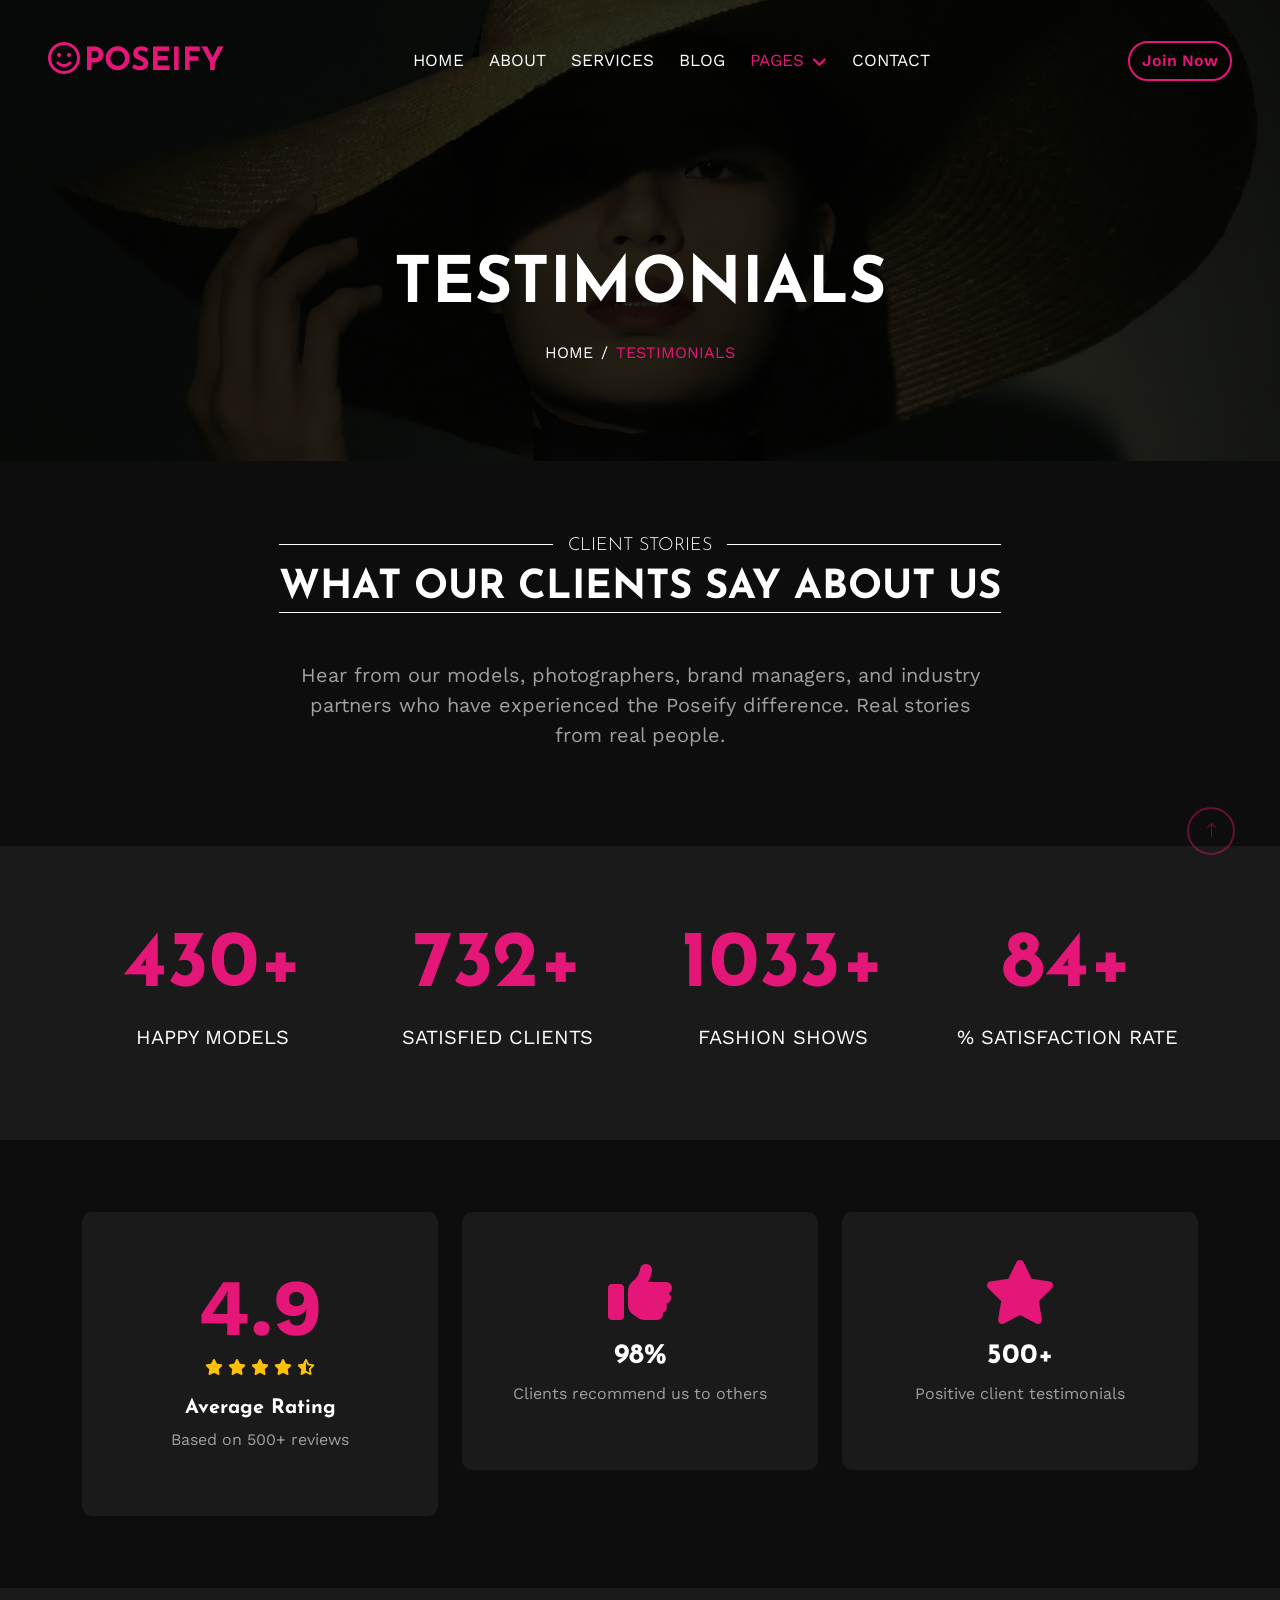
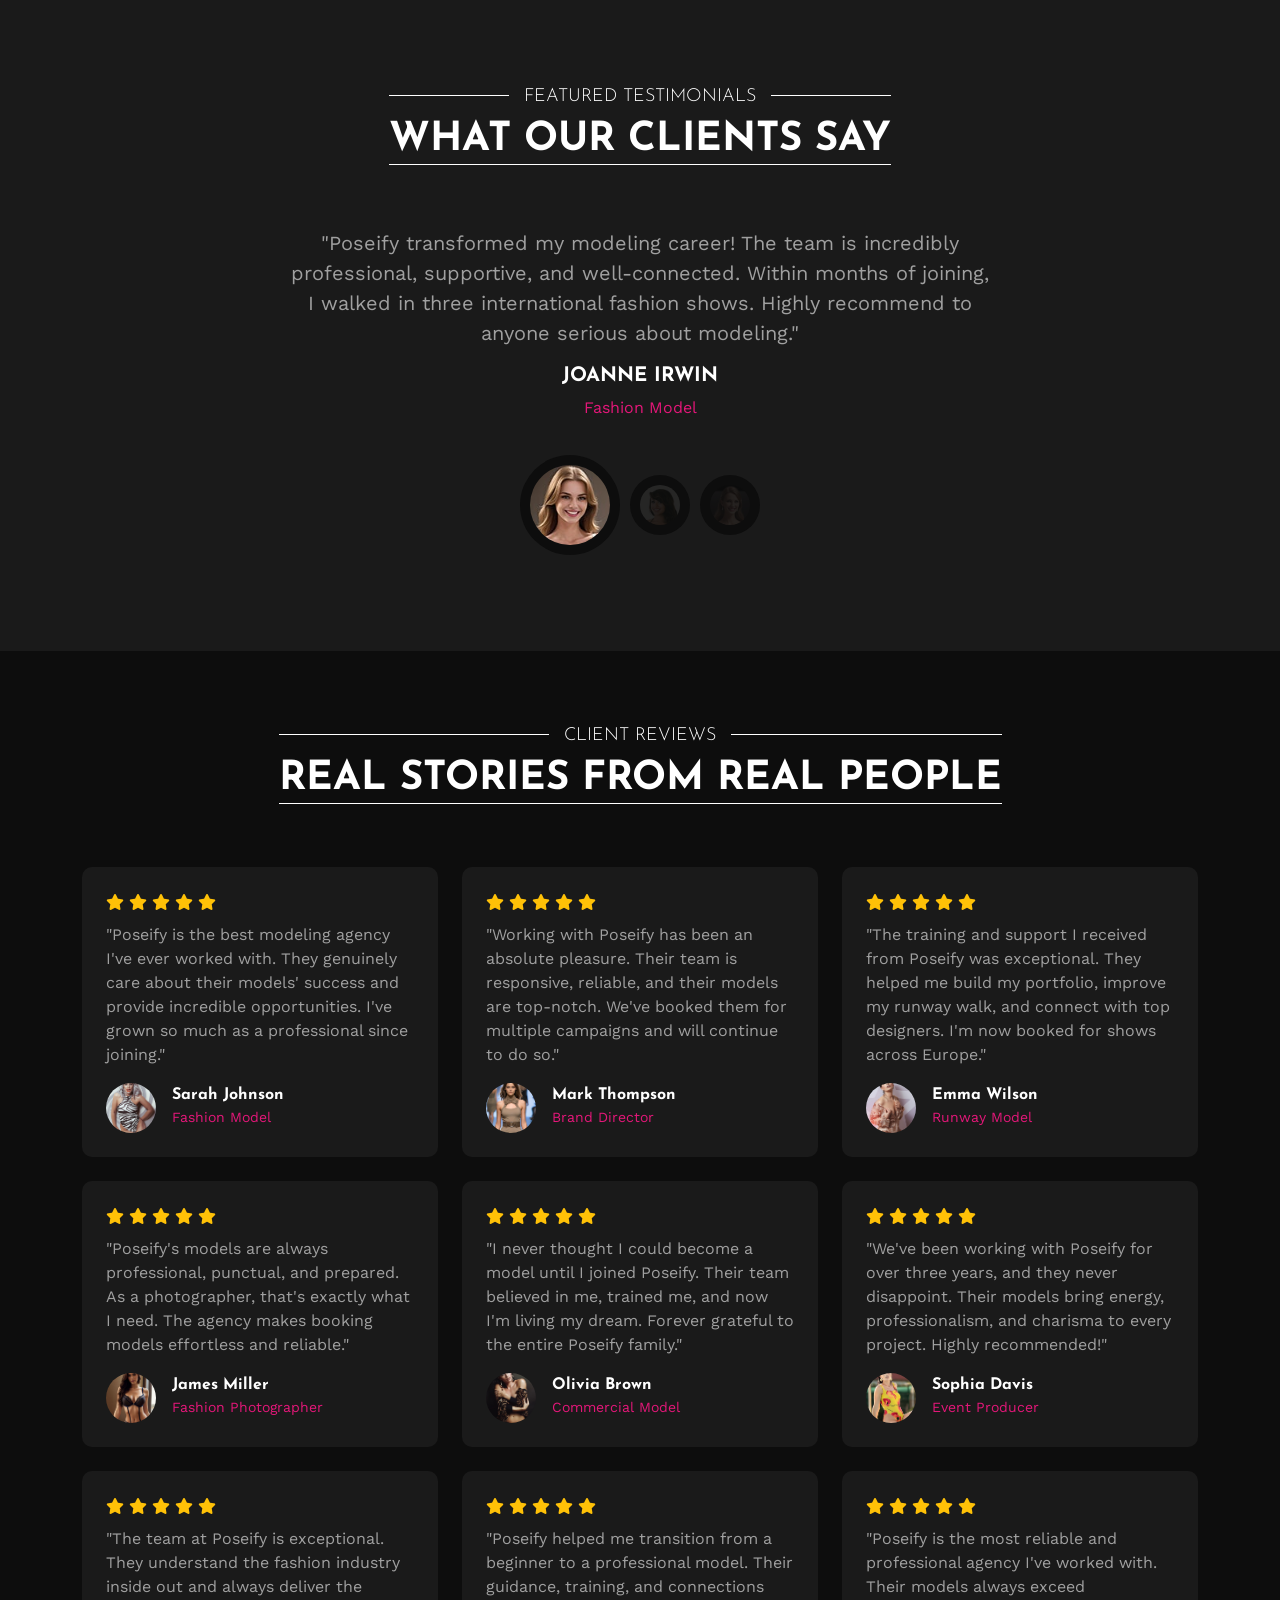
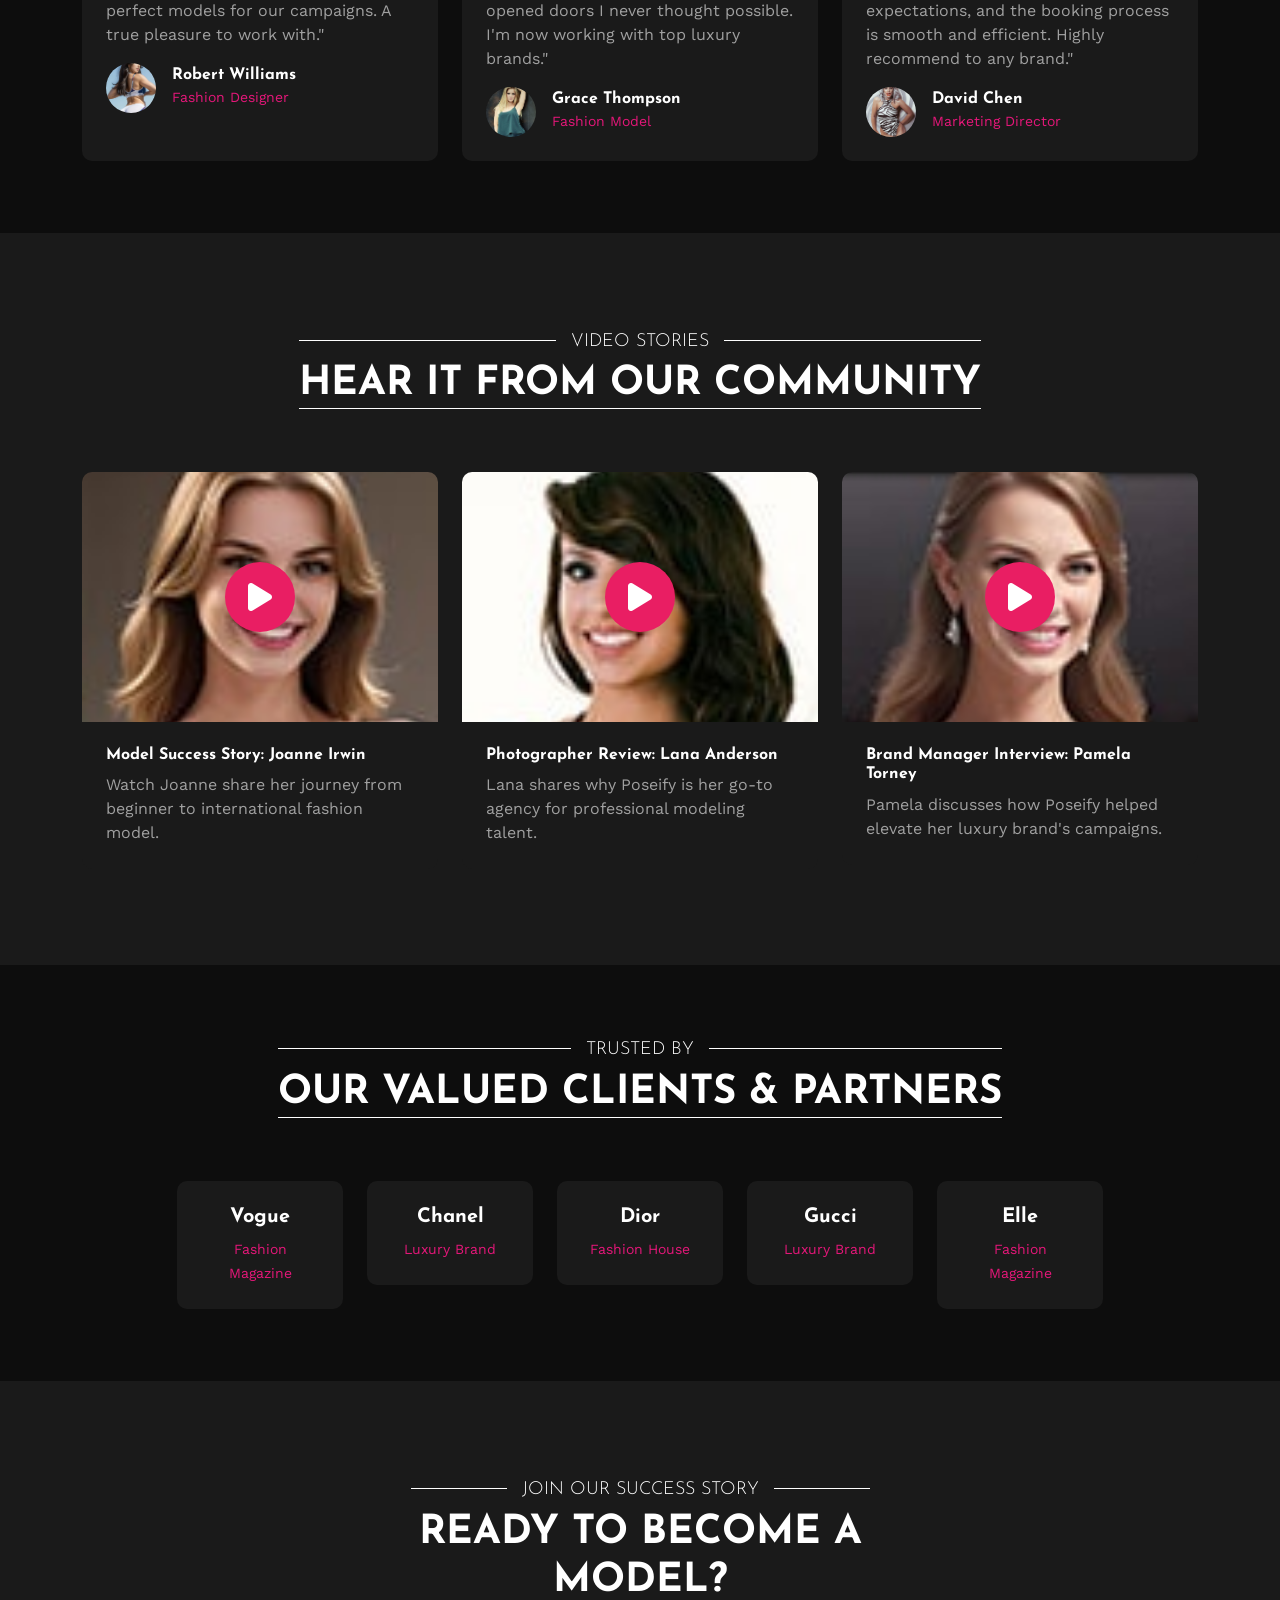
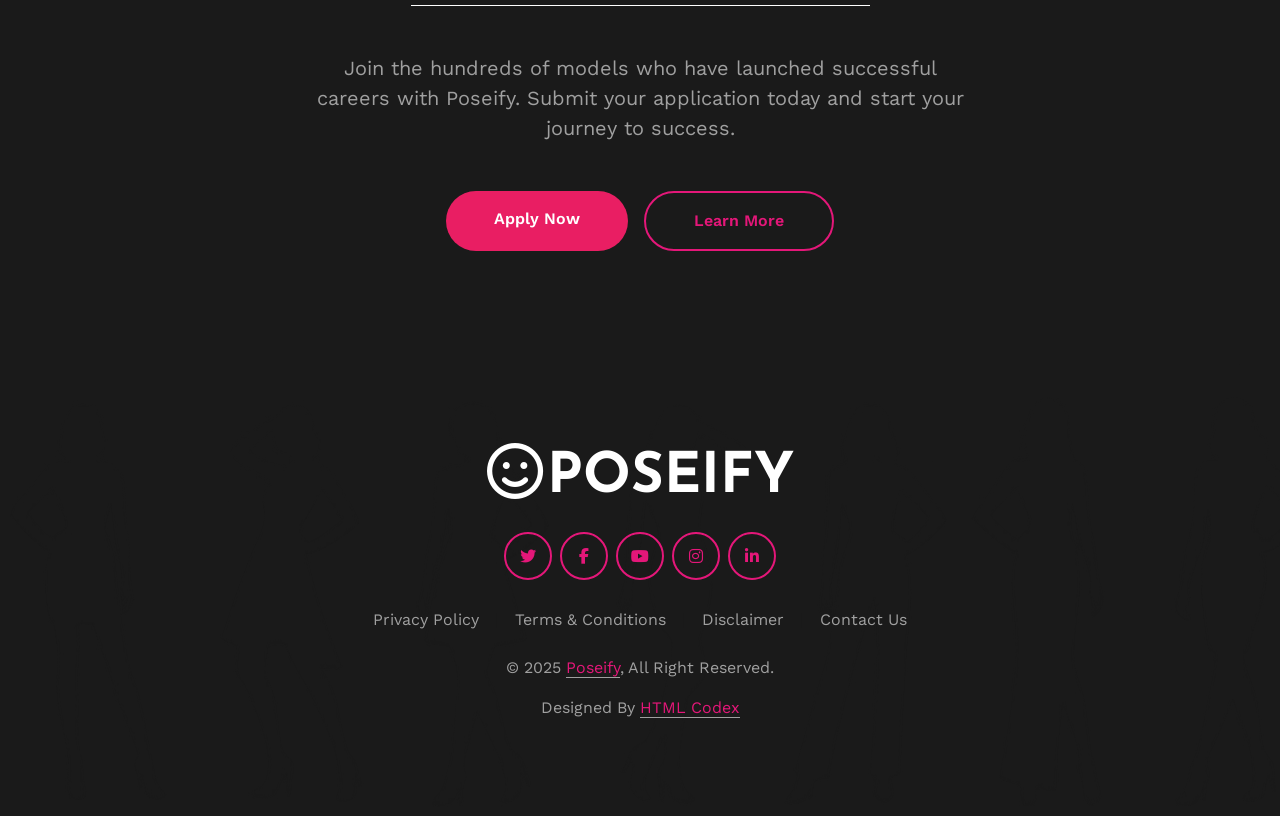
<file: testimonial.html>
<!DOCTYPE html>
<html lang="en">

<head>
    <meta charset="utf-8">
    <title>Testimonials - Poseify Premium Modeling Agency</title>
    <meta content="width=device-width, initial-scale=1.0" name="viewport">
    <meta name="description" content="Read what our clients and models say about Poseify. Real testimonials from fashion models, photographers, brand managers, and industry professionals.">
    <meta name="keywords" content="testimonials, client reviews, modeling agency reviews, fashion models, client feedback">
    
    <!-- Open Graph Tags -->
    <meta property="og:title" content="Testimonials - Poseify Premium Modeling Agency">
    <meta property="og:description" content="Read what our clients and models say about Poseify. Real testimonials from industry professionals.">
    <meta property="og:type" content="website">
    <meta property="og:url" content="https://www.yourwebsite.com/testimonial.html">
    <meta property="og:image" content="https://www.yourwebsite.com/img/og-image.jpg">
    
    <!-- Canonical Tag -->
    <link rel="canonical" href="https://www.yourwebsite.com/testimonial.html">

    <!-- Favicon -->
    <link href="img/favicon.ico" rel="icon">

    <!-- Google Web Fonts -->
    <link rel="preconnect" href="https://fonts.googleapis.com">
    <link rel="preconnect" href="https://fonts.gstatic.com" crossorigin>
    <link href="https://fonts.googleapis.com/css2?family=Josefin+Sans:wght@300;700&family=Work+Sans:wght@400;600&display=swap" rel="stylesheet">

    <!-- Icon Font Stylesheet -->
    <link href="https://cdnjs.cloudflare.com/ajax/libs/font-awesome/6.5.0/css/all.min.css" rel="stylesheet">
    <link href="https://cdn.jsdelivr.net/npm/bootstrap-icons@1.4.1/font/bootstrap-icons.css" rel="stylesheet">

    <!-- Libraries Stylesheet -->
    <link href="lib/animate/animate.min.css" rel="stylesheet">
    <link href="lib/lightbox/css/lightbox.min.css" rel="stylesheet">
    <link href="lib/owlcarousel/assets/owl.carousel.min.css" rel="stylesheet">

    <!-- Customized Bootstrap Stylesheet -->
    <link href="css/bootstrap.min.css" rel="stylesheet">

    <!-- Template Stylesheet -->
    <link href="css/style.css" rel="stylesheet">
    
    <!-- Adsense Script - Add your own Ad Unit ID -->
    <script async src="https://pagead2.googlesyndication.com/pagead/js/adsbygoogle.js?client=ca-pub-xxxxxxxxxxxxx" crossorigin="anonymous"></script>
</head>

<body>
    <!-- Spinner Start -->
    <div id="spinner" class="show bg-dark position-fixed translate-middle w-100 vh-100 top-50 start-50 d-flex align-items-center justify-content-center">
        <div class="spinner-grow text-primary" style="width: 3rem; height: 3rem;" role="status">
            <span class="sr-only">Loading...</span>
        </div>
    </div>
    <!-- Spinner End -->

    <!-- ============================================================ -->
    <!-- HEADER / NAVBAR - UPDATED -->
    <!-- ============================================================ -->
    <div class="container-fluid p-0">
        <nav class="navbar navbar-expand-lg navbar-dark px-lg-5">
            <a href="index.html" class="navbar-brand ms-4 ms-lg-0">
                <h2 class="mb-0 text-primary text-uppercase"><i class="fa-regular fa-face-smile me-1"></i>Poseify</h2>
            </a>
            <button type="button" class="navbar-toggler me-4" data-bs-toggle="collapse" data-bs-target="#navbarCollapse">
                <span class="navbar-toggler-icon"></span>
            </button>
            <div class="collapse navbar-collapse" id="navbarCollapse">
                <div class="navbar-nav mx-auto p-4 p-lg-0">
                    <a href="index.html" class="nav-item nav-link">Home</a>
                    <a href="about.html" class="nav-item nav-link">About</a>
                    <a href="service.html" class="nav-item nav-link">Services</a>
                    <!-- Blog Link - Moved to Navbar (Outside Dropdown) -->
                    <a href="blog.html" class="nav-item nav-link">Blog</a>
                    <div class="nav-item dropdown">
                        <a href="#" class="nav-link dropdown-toggle active" data-bs-toggle="dropdown">Pages</a>
                        <div class="dropdown-menu m-0">
                            <a href="team.html" class="dropdown-item">Our Models</a>
                            <a href="testimonial.html" class="dropdown-item active">Testimonial</a>
                            <a href="portfolio.html" class="dropdown-item">Portfolio</a>
                            <a href="faq.html" class="dropdown-item">FAQ</a>
                            <a href="404.html" class="dropdown-item">404 Page</a>
                        </div>
                    </div>
                    <a href="contact.html" class="nav-item nav-link">Contact</a>
                </div>
                <div class="d-none d-lg-flex">
                    <a class="btn btn-outline-primary border-2" href="contact.html">Join Now</a>
                </div>
            </div>
        </nav>

        <!-- ============================================================ -->
        <!-- PAGE HEADER -->
        <!-- ============================================================ -->
        <div class="page-header pb-5" style="background: linear-gradient(rgba(0,0,0,0.8), rgba(0,0,0,0.8)), url('img/carousel-2.jpg') top center no-repeat; background-size: cover;">
            <div class="container text-center py-5">
                <h1 class="display-3 text-uppercase text-white mb-3 animated slideInDown">Testimonials</h1>
                <nav aria-label="breadcrumb animated slideInDown">
                    <ol class="breadcrumb justify-content-center text-uppercase mb-0">
                        <li class="breadcrumb-item"><a class="text-white" href="index.html">Home</a></li>
                        <li class="breadcrumb-item text-primary active" aria-current="page">Testimonials</li>
                    </ol>
                </nav>
            </div>
        </div>
    </div>
    <!-- ============================================================ -->
    <!-- HEADER END -->
    <!-- ============================================================ -->

    <!-- ============================================================ -->
    <!-- SECTION 1: INTRO -->
    <!-- ============================================================ -->
    <div class="container-fluid py-5">
        <div class="container py-4">
            <div class="text-center mb-4">
                <div class="title wow fadeInUp" data-wow-delay="0.1s">
                    <div class="title-center">
                        <h5>Client Stories</h5>
                        <h1>What Our Clients Say About Us</h1>
                    </div>
                </div>
                <p class="fs-5 text-body mx-auto" style="max-width: 700px;">Hear from our models, photographers, brand managers, and industry partners who have experienced the Poseify difference. Real stories from real people.</p>
            </div>
        </div>
    </div>
    <!-- ============================================================ -->
    <!-- INTRO END -->
    <!-- ============================================================ -->

    <!-- ============================================================ -->
    <!-- SECTION 2: STATS / COUNTER -->
    <!-- ============================================================ -->
    <div class="container-fluid py-5 bg-secondary">
        <div class="container py-4">
            <div class="row g-4 text-center">
                <div class="col-lg-3 col-md-6 wow fadeInUp" data-wow-delay="0.1s">
                    <h1 class="display-1 text-primary counter" data-target="500">0</h1>
                    <p class="text-white text-uppercase fs-5">Happy Models</p>
                </div>
                <div class="col-lg-3 col-md-6 wow fadeInUp" data-wow-delay="0.3s">
                    <h1 class="display-1 text-primary counter" data-target="850">0</h1>
                    <p class="text-white text-uppercase fs-5">Satisfied Clients</p>
                </div>
                <div class="col-lg-3 col-md-6 wow fadeInUp" data-wow-delay="0.5s">
                    <h1 class="display-1 text-primary counter" data-target="1200">0</h1>
                    <p class="text-white text-uppercase fs-5">Fashion Shows</p>
                </div>
                <div class="col-lg-3 col-md-6 wow fadeInUp" data-wow-delay="0.7s">
                    <h1 class="display-1 text-primary counter" data-target="98">0</h1>
                    <p class="text-white text-uppercase fs-5">% Satisfaction Rate</p>
                </div>
            </div>
        </div>
    </div>
    <!-- ============================================================ -->
    <!-- STATS END -->
    <!-- ============================================================ -->

    <!-- ============================================================ -->
    <!-- SECTION 3: RATING SECTION -->
    <!-- ============================================================ -->
    <div class="container-fluid py-5">
        <div class="container py-4">
            <div class="row g-4 justify-content-center">
                <div class="col-lg-4 col-md-6 wow fadeInUp" data-wow-delay="0.1s">
                    <div class="bg-dark p-5 text-center rounded-3">
                        <div class="display-1 text-primary fw-bold">4.9</div>
                        <div class="text-warning mb-3">
                            <i class="fas fa-star"></i>
                            <i class="fas fa-star"></i>
                            <i class="fas fa-star"></i>
                            <i class="fas fa-star"></i>
                            <i class="fas fa-star-half-alt"></i>
                        </div>
                        <h5 class="text-white">Average Rating</h5>
                        <p class="text-body">Based on 500+ reviews</p>
                    </div>
                </div>
                <div class="col-lg-4 col-md-6 wow fadeInUp" data-wow-delay="0.3s">
                    <div class="bg-dark p-5 text-center rounded-3">
                        <i class="fas fa-thumbs-up fa-4x text-primary mb-3"></i>
                        <h3 class="text-white">98%</h3>
                        <p class="text-body">Clients recommend us to others</p>
                    </div>
                </div>
                <div class="col-lg-4 col-md-6 wow fadeInUp" data-wow-delay="0.5s">
                    <div class="bg-dark p-5 text-center rounded-3">
                        <i class="fas fa-star fa-4x text-primary mb-3"></i>
                        <h3 class="text-white">500+</h3>
                        <p class="text-body">Positive client testimonials</p>
                    </div>
                </div>
            </div>
        </div>
    </div>
    <!-- ============================================================ -->
    <!-- RATING END -->
    <!-- ============================================================ -->

    <!-- ============================================================ -->
    <!-- SECTION 4: TESTIMONIALS CAROUSEL -->
    <!-- ============================================================ -->
    <div class="container-fluid py-5 bg-secondary">
        <div class="container py-5">
            <div class="text-center mb-5">
                <div class="title wow fadeInUp" data-wow-delay="0.1s">
                    <div class="title-center">
                        <h5>Featured Testimonials</h5>
                        <h1>What Our Clients Say</h1>
                    </div>
                </div>
            </div>
            <div class="owl-carousel testimonial-carousel wow fadeInUp" data-wow-delay="0.3s">
                <!-- Testimonial 1 -->
                <div class="testimonial-item text-center" data-dot="<img class='img-fluid' src='img/testimonial-1.jpg' alt=''>">
                    <p class="fs-5">"Poseify transformed my modeling career! The team is incredibly professional, supportive, and well-connected. Within months of joining, I walked in three international fashion shows. Highly recommend to anyone serious about modeling."</p>
                    <h5 class="text-uppercase">Joanne Irwin</h5>
                    <span class="text-primary">Fashion Model</span>
                </div>
                <!-- Testimonial 2 -->
                <div class="testimonial-item text-center" data-dot="<img class='img-fluid' src='img/testimonial-2.jpg' alt=''>">
                    <p class="fs-5">"As a photographer, I've worked with many agencies, but Poseify stands out. Their models are always prepared, professional, and deliver exceptional results. The agency's communication and reliability are unmatched in the industry."</p>
                    <h5 class="text-uppercase">Lana Anderson</h5>
                    <span class="text-primary">Professional Photographer</span>
                </div>
                <!-- Testimonial 3 -->
                <div class="testimonial-item text-center" data-dot="<img class='img-fluid' src='img/testimonial-3.jpg' alt=''>">
                    <p class="fs-5">"Poseify helped me find the perfect models for our luxury brand campaign. The entire process was seamless from casting to execution. Their models truly represented our brand's elegance and sophistication."</p>
                    <h5 class="text-uppercase">Pamela Torney</h5>
                    <span class="text-primary">Brand Manager</span>
                </div>
            </div>      
        </div>
    </div>
    <!-- ============================================================ -->
    <!-- TESTIMONIALS CAROUSEL END -->
    <!-- ============================================================ -->

    <!-- ============================================================ -->
    <!-- SECTION 5: TESTIMONIALS GRID (9 Reviews) -->
    <!-- ============================================================ -->
    <div class="container-fluid py-5">
        <div class="container py-4">
            <div class="text-center mb-5">
                <div class="title wow fadeInUp" data-wow-delay="0.1s">
                    <div class="title-center">
                        <h5>Client Reviews</h5>
                        <h1>Real Stories from Real People</h1>
                    </div>
                </div>
            </div>
            <div class="row g-4">
                <!-- Review 1 -->
                <div class="col-lg-4 col-md-6 wow fadeInUp" data-wow-delay="0.1s">
                    <div class="bg-dark p-4 rounded-3 h-100">
                        <div class="text-warning mb-2">
                            <i class="fas fa-star"></i>
                            <i class="fas fa-star"></i>
                            <i class="fas fa-star"></i>
                            <i class="fas fa-star"></i>
                            <i class="fas fa-star"></i>
                        </div>
                        <p class="text-body">"Poseify is the best modeling agency I've ever worked with. They genuinely care about their models' success and provide incredible opportunities. I've grown so much as a professional since joining."</p>
                        <div class="d-flex align-items-center mt-3">
                            <img src="img/team-1.jpg" alt="Sarah" class="rounded-circle" style="width:50px;height:50px;object-fit:cover;">
                            <div class="ms-3">
                                <h6 class="text-white mb-0">Sarah Johnson</h6>
                                <small class="text-primary">Fashion Model</small>
                            </div>
                        </div>
                    </div>
                </div>
                <!-- Review 2 -->
                <div class="col-lg-4 col-md-6 wow fadeInUp" data-wow-delay="0.3s">
                    <div class="bg-dark p-4 rounded-3 h-100">
                        <div class="text-warning mb-2">
                            <i class="fas fa-star"></i>
                            <i class="fas fa-star"></i>
                            <i class="fas fa-star"></i>
                            <i class="fas fa-star"></i>
                            <i class="fas fa-star"></i>
                        </div>
                        <p class="text-body">"Working with Poseify has been an absolute pleasure. Their team is responsive, reliable, and their models are top-notch. We've booked them for multiple campaigns and will continue to do so."</p>
                        <div class="d-flex align-items-center mt-3">
                            <img src="img/team-2.jpg" alt="Mark" class="rounded-circle" style="width:50px;height:50px;object-fit:cover;">
                            <div class="ms-3">
                                <h6 class="text-white mb-0">Mark Thompson</h6>
                                <small class="text-primary">Brand Director</small>
                            </div>
                        </div>
                    </div>
                </div>
                <!-- Review 3 -->
                <div class="col-lg-4 col-md-6 wow fadeInUp" data-wow-delay="0.5s">
                    <div class="bg-dark p-4 rounded-3 h-100">
                        <div class="text-warning mb-2">
                            <i class="fas fa-star"></i>
                            <i class="fas fa-star"></i>
                            <i class="fas fa-star"></i>
                            <i class="fas fa-star"></i>
                            <i class="fas fa-star"></i>
                        </div>
                        <p class="text-body">"The training and support I received from Poseify was exceptional. They helped me build my portfolio, improve my runway walk, and connect with top designers. I'm now booked for shows across Europe."</p>
                        <div class="d-flex align-items-center mt-3">
                            <img src="img/team-3.jpg" alt="Emma" class="rounded-circle" style="width:50px;height:50px;object-fit:cover;">
                            <div class="ms-3">
                                <h6 class="text-white mb-0">Emma Wilson</h6>
                                <small class="text-primary">Runway Model</small>
                            </div>
                        </div>
                    </div>
                </div>
                <!-- Review 4 -->
                <div class="col-lg-4 col-md-6 wow fadeInUp" data-wow-delay="0.7s">
                    <div class="bg-dark p-4 rounded-3 h-100">
                        <div class="text-warning mb-2">
                            <i class="fas fa-star"></i>
                            <i class="fas fa-star"></i>
                            <i class="fas fa-star"></i>
                            <i class="fas fa-star"></i>
                            <i class="fas fa-star"></i>
                        </div>
                        <p class="text-body">"Poseify's models are always professional, punctual, and prepared. As a photographer, that's exactly what I need. The agency makes booking models effortless and reliable."</p>
                        <div class="d-flex align-items-center mt-3">
                            <img src="img/team-4.jpg" alt="James" class="rounded-circle" style="width:50px;height:50px;object-fit:cover;">
                            <div class="ms-3">
                                <h6 class="text-white mb-0">James Miller</h6>
                                <small class="text-primary">Fashion Photographer</small>
                            </div>
                        </div>
                    </div>
                </div>
                <!-- Review 5 -->
                <div class="col-lg-4 col-md-6 wow fadeInUp" data-wow-delay="0.9s">
                    <div class="bg-dark p-4 rounded-3 h-100">
                        <div class="text-warning mb-2">
                            <i class="fas fa-star"></i>
                            <i class="fas fa-star"></i>
                            <i class="fas fa-star"></i>
                            <i class="fas fa-star"></i>
                            <i class="fas fa-star"></i>
                        </div>
                        <p class="text-body">"I never thought I could become a model until I joined Poseify. Their team believed in me, trained me, and now I'm living my dream. Forever grateful to the entire Poseify family."</p>
                        <div class="d-flex align-items-center mt-3">
                            <img src="img/team-5.jpg" alt="Olivia" class="rounded-circle" style="width:50px;height:50px;object-fit:cover;">
                            <div class="ms-3">
                                <h6 class="text-white mb-0">Olivia Brown</h6>
                                <small class="text-primary">Commercial Model</small>
                            </div>
                        </div>
                    </div>
                </div>
                <!-- Review 6 -->
                <div class="col-lg-4 col-md-6 wow fadeInUp" data-wow-delay="1.1s">
                    <div class="bg-dark p-4 rounded-3 h-100">
                        <div class="text-warning mb-2">
                            <i class="fas fa-star"></i>
                            <i class="fas fa-star"></i>
                            <i class="fas fa-star"></i>
                            <i class="fas fa-star"></i>
                            <i class="fas fa-star"></i>
                        </div>
                        <p class="text-body">"We've been working with Poseify for over three years, and they never disappoint. Their models bring energy, professionalism, and charisma to every project. Highly recommended!"</p>
                        <div class="d-flex align-items-center mt-3">
                            <img src="img/team-6.jpg" alt="Sophia" class="rounded-circle" style="width:50px;height:50px;object-fit:cover;">
                            <div class="ms-3">
                                <h6 class="text-white mb-0">Sophia Davis</h6>
                                <small class="text-primary">Event Producer</small>
                            </div>
                        </div>
                    </div>
                </div>
                <!-- Review 7 -->
                <div class="col-lg-4 col-md-6 wow fadeInUp" data-wow-delay="0.2s">
                    <div class="bg-dark p-4 rounded-3 h-100">
                        <div class="text-warning mb-2">
                            <i class="fas fa-star"></i>
                            <i class="fas fa-star"></i>
                            <i class="fas fa-star"></i>
                            <i class="fas fa-star"></i>
                            <i class="fas fa-star"></i>
                        </div>
                        <p class="text-body">"The team at Poseify is exceptional. They understand the fashion industry inside out and always deliver the perfect models for our campaigns. A true pleasure to work with."</p>
                        <div class="d-flex align-items-center mt-3">
                            <img src="img/team-7.jpg" alt="Robert" class="rounded-circle" style="width:50px;height:50px;object-fit:cover;">
                            <div class="ms-3">
                                <h6 class="text-white mb-0">Robert Williams</h6>
                                <small class="text-primary">Fashion Designer</small>
                            </div>
                        </div>
                    </div>
                </div>
                <!-- Review 8 -->
                <div class="col-lg-4 col-md-6 wow fadeInUp" data-wow-delay="0.4s">
                    <div class="bg-dark p-4 rounded-3 h-100">
                        <div class="text-warning mb-2">
                            <i class="fas fa-star"></i>
                            <i class="fas fa-star"></i>
                            <i class="fas fa-star"></i>
                            <i class="fas fa-star"></i>
                            <i class="fas fa-star"></i>
                        </div>
                        <p class="text-body">"Poseify helped me transition from a beginner to a professional model. Their guidance, training, and connections opened doors I never thought possible. I'm now working with top luxury brands."</p>
                        <div class="d-flex align-items-center mt-3">
                            <img src="img/team-8.jpg" alt="Grace" class="rounded-circle" style="width:50px;height:50px;object-fit:cover;">
                            <div class="ms-3">
                                <h6 class="text-white mb-0">Grace Thompson</h6>
                                <small class="text-primary">Fashion Model</small>
                            </div>
                        </div>
                    </div>
                </div>
                <!-- Review 9 -->
                <div class="col-lg-4 col-md-6 wow fadeInUp" data-wow-delay="0.6s">
                    <div class="bg-dark p-4 rounded-3 h-100">
                        <div class="text-warning mb-2">
                            <i class="fas fa-star"></i>
                            <i class="fas fa-star"></i>
                            <i class="fas fa-star"></i>
                            <i class="fas fa-star"></i>
                            <i class="fas fa-star"></i>
                        </div>
                        <p class="text-body">"Poseify is the most reliable and professional agency I've worked with. Their models always exceed expectations, and the booking process is smooth and efficient. Highly recommend to any brand."</p>
                        <div class="d-flex align-items-center mt-3">
                            <img src="img/team-1.jpg" alt="David" class="rounded-circle" style="width:50px;height:50px;object-fit:cover;">
                            <div class="ms-3">
                                <h6 class="text-white mb-0">David Chen</h6>
                                <small class="text-primary">Marketing Director</small>
                            </div>
                        </div>
                    </div>
                </div>
            </div>
        </div>
    </div>
    <!-- ============================================================ -->
    <!-- TESTIMONIALS GRID END -->
    <!-- ============================================================ -->

    <!-- ============================================================ -->
    <!-- SECTION 6: VIDEO TESTIMONIALS -->
    <!-- ============================================================ -->
    <div class="container-fluid py-5 bg-secondary">
        <div class="container py-5">
            <div class="text-center mb-5">
                <div class="title wow fadeInUp" data-wow-delay="0.1s">
                    <div class="title-center">
                        <h5>Video Stories</h5>
                        <h1>Hear It From Our Community</h1>
                    </div>
                </div>
            </div>
            <div class="row g-4">
                <div class="col-lg-4 col-md-6 wow fadeInUp" data-wow-delay="0.1s">
                    <div class="bg-dark rounded-3 overflow-hidden">
                        <div class="position-relative">
                            <img class="img-fluid w-100" src="img/testimonial-1.jpg" alt="Video Testimonial" style="height:250px; object-fit:cover;">
                            <div class="position-absolute top-50 start-50 translate-middle">
                                <a href="https://www.youtube.com/embed/dQw4w9WgXcQ" target="_blank" class="btn btn-primary rounded-circle" style="width:70px;height:70px;display:flex;align-items:center;justify-content:center;">
                                    <i class="fas fa-play fa-2x"></i>
                                </a>
                            </div>
                        </div>
                        <div class="p-4">
                            <h6 class="text-white">Model Success Story: Joanne Irwin</h6>
                            <p class="text-body mb-0">Watch Joanne share her journey from beginner to international fashion model.</p>
                        </div>
                    </div>
                </div>
                <div class="col-lg-4 col-md-6 wow fadeInUp" data-wow-delay="0.3s">
                    <div class="bg-dark rounded-3 overflow-hidden">
                        <div class="position-relative">
                            <img class="img-fluid w-100" src="img/testimonial-2.jpg" alt="Video Testimonial" style="height:250px; object-fit:cover;">
                            <div class="position-absolute top-50 start-50 translate-middle">
                                <a href="https://www.youtube.com/embed/dQw4w9WgXcQ" target="_blank" class="btn btn-primary rounded-circle" style="width:70px;height:70px;display:flex;align-items:center;justify-content:center;">
                                    <i class="fas fa-play fa-2x"></i>
                                </a>
                            </div>
                        </div>
                        <div class="p-4">
                            <h6 class="text-white">Photographer Review: Lana Anderson</h6>
                            <p class="text-body mb-0">Lana shares why Poseify is her go-to agency for professional modeling talent.</p>
                        </div>
                    </div>
                </div>
                <div class="col-lg-4 col-md-6 wow fadeInUp" data-wow-delay="0.5s">
                    <div class="bg-dark rounded-3 overflow-hidden">
                        <div class="position-relative">
                            <img class="img-fluid w-100" src="img/testimonial-3.jpg" alt="Video Testimonial" style="height:250px; object-fit:cover;">
                            <div class="position-absolute top-50 start-50 translate-middle">
                                <a href="https://www.youtube.com/embed/dQw4w9WgXcQ" target="_blank" class="btn btn-primary rounded-circle" style="width:70px;height:70px;display:flex;align-items:center;justify-content:center;">
                                    <i class="fas fa-play fa-2x"></i>
                                </a>
                            </div>
                        </div>
                        <div class="p-4">
                            <h6 class="text-white">Brand Manager Interview: Pamela Torney</h6>
                            <p class="text-body mb-0">Pamela discusses how Poseify helped elevate her luxury brand's campaigns.</p>
                        </div>
                    </div>
                </div>
            </div>
        </div>
    </div>
    <!-- ============================================================ -->
    <!-- VIDEO TESTIMONIALS END -->
    <!-- ============================================================ -->

    <!-- ============================================================ -->
    <!-- SECTION 7: CLIENT LOGOS / PARTNERS -->
    <!-- ============================================================ -->
    <div class="container-fluid py-5">
        <div class="container py-4">
            <div class="text-center mb-5">
                <div class="title wow fadeInUp" data-wow-delay="0.1s">
                    <div class="title-center">
                        <h5>Trusted By</h5>
                        <h1>Our Valued Clients & Partners</h1>
                    </div>
                </div>
            </div>
            <div class="row g-4 justify-content-center">
                <div class="col-lg-2 col-md-4 col-6 wow fadeInUp" data-wow-delay="0.1s">
                    <div class="bg-dark p-4 text-center rounded-3">
                        <h5 class="text-white">Vogue</h5>
                        <small class="text-primary">Fashion Magazine</small>
                    </div>
                </div>
                <div class="col-lg-2 col-md-4 col-6 wow fadeInUp" data-wow-delay="0.2s">
                    <div class="bg-dark p-4 text-center rounded-3">
                        <h5 class="text-white">Chanel</h5>
                        <small class="text-primary">Luxury Brand</small>
                    </div>
                </div>
                <div class="col-lg-2 col-md-4 col-6 wow fadeInUp" data-wow-delay="0.3s">
                    <div class="bg-dark p-4 text-center rounded-3">
                        <h5 class="text-white">Dior</h5>
                        <small class="text-primary">Fashion House</small>
                    </div>
                </div>
                <div class="col-lg-2 col-md-4 col-6 wow fadeInUp" data-wow-delay="0.4s">
                    <div class="bg-dark p-4 text-center rounded-3">
                        <h5 class="text-white">Gucci</h5>
                        <small class="text-primary">Luxury Brand</small>
                    </div>
                </div>
                <div class="col-lg-2 col-md-4 col-6 wow fadeInUp" data-wow-delay="0.5s">
                    <div class="bg-dark p-4 text-center rounded-3">
                        <h5 class="text-white">Elle</h5>
                        <small class="text-primary">Fashion Magazine</small>
                    </div>
                </div>
            </div>
        </div>
    </div>
    <!-- ============================================================ -->
    <!-- CLIENT LOGOS END -->
    <!-- ============================================================ -->

    <!-- ============================================================ -->
    <!-- SECTION 8: CTA / BANNER -->
    <!-- ============================================================ -->
    <div class="container-fluid py-5 bg-secondary">
        <div class="container py-5">
            <div class="row g-0 justify-content-center">
                <div class="col-lg-7 text-center">
                    <div class="title mx-5 px-5 wow fadeInUp" data-wow-delay="0.1s">
                        <div class="title-center">
                            <h5>Join Our Success Story</h5>
                            <h1>Ready to Become a Model?</h1>
                        </div>
                    </div>
                    <p class="fs-5 mb-5 wow fadeInUp" data-wow-delay="0.2s">Join the hundreds of models who have launched successful careers with Poseify. Submit your application today and start your journey to success.</p>
                    <div class="d-flex justify-content-center gap-3 flex-wrap wow fadeInUp" data-wow-delay="0.3s">
                        <a href="contact.html" class="btn btn-primary py-3 px-5">Apply Now</a>
                        <a href="about.html" class="btn btn-outline-primary border-2 py-3 px-5">Learn More</a>
                    </div>
                </div>
            </div>
        </div>
    </div>
    <!-- ============================================================ -->
    <!-- CTA END -->
    <!-- ============================================================ -->

    <!-- ============================================================ -->
    <!-- FOOTER -->
    <!-- ============================================================ -->
    <div class="container-fluid bg-dark text-light footer py-5 wow fadeIn" data-wow-delay="0.1s">
        <div class="container text-center py-5">
            <a href="index.html">
                <h1 class="display-4 mb-3 text-white text-uppercase"><i class="fa-regular fa-face-smile me-1"></i>Poseify</h1>
            </a>
            <div class="d-flex justify-content-center mb-4">
                <a class="btn btn-lg-square btn-outline-primary border-2 m-1" href="#"><i class="fab fa-twitter"></i></a>
                <a class="btn btn-lg-square btn-outline-primary border-2 m-1" href="#"><i class="fab fa-facebook-f"></i></a>
                <a class="btn btn-lg-square btn-outline-primary border-2 m-1" href="#"><i class="fab fa-youtube"></i></a>
                <a class="btn btn-lg-square btn-outline-primary border-2 m-1" href="#"><i class="fab fa-instagram"></i></a>
                <a class="btn btn-lg-square btn-outline-primary border-2 m-1" href="#"><i class="fab fa-linkedin-in"></i></a>
            </div>
            <div class="d-flex justify-content-center mb-4 gap-3 flex-wrap">
                <a href="privacy-policy.html" class="text-light">Privacy Policy</a>
                <span class="text-secondary">|</span>
                <a href="terms.html" class="text-light">Terms & Conditions</a>
                <span class="text-secondary">|</span>
                <a href="disclaimer.html" class="text-light">Disclaimer</a>
                <span class="text-secondary">|</span>
                <a href="contact.html" class="text-light">Contact Us</a>
            </div>
            <p>&copy; 2025 <a class="border-bottom text-primary" href="index.html">Poseify</a>, All Right Reserved.</p>
            <p class="mb-0">Designed By <a class="border-bottom text-primary" href="https://htmlcodex.com">HTML Codex</a></p>
        </div>
    </div>
    <!-- ============================================================ -->
    <!-- FOOTER END -->
    <!-- ============================================================ -->

    <!-- Back to Top -->
    <a href="#" class="btn btn-outline-primary border-2 btn-lg-square back-to-top"><i class="bi bi-arrow-up"></i></a>

    <!-- JavaScript Libraries -->
    <script src="https://code.jquery.com/jquery-3.4.1.min.js"></script>
    <script src="https://cdn.jsdelivr.net/npm/bootstrap@5.0.0/dist/js/bootstrap.bundle.min.js"></script>
    <script src="lib/wow/wow.min.js"></script>
    <script src="lib/easing/easing.min.js"></script>
    <script src="lib/waypoints/waypoints.min.js"></script>
    <script src="lib/owlcarousel/owl.carousel.min.js"></script>
    <script src="lib/lightbox/js/lightbox.min.js"></script>

    <!-- Template Javascript -->
    <script src="js/main.js"></script>
    
    <!-- Custom Script -->
    <script>
        $(document).ready(function() {
            // Counter Animation
            $('.counter').each(function() {
                var $this = $(this);
                var countTo = parseInt($this.data('target'));
                $({ countNum: 0 }).animate({
                    countNum: countTo
                }, {
                    duration: 3000,
                    easing: 'swing',
                    step: function() {
                        $this.text(Math.floor(this.countNum) + '+');
                    },
                    complete: function() {
                        $this.text(this.countNum + '+');
                    }
                });
            });
        });
    </script>
</body>

</html>
</file>
<file: css/style.css>
/********** Template CSS **********/

.back-to-top {
    position: fixed;
    display: none;
    right: 45px;
    bottom: 45px;
    z-index: 99;
}

/* ===== Portfolio Gallery Fix ===== */
.position-relative {
    position: relative;
}

.overflow-hidden {
    overflow: hidden;
}

.rounded-3 {
    border-radius: 10px;
}

.img-fluid {
    max-width: 100%;
    height: auto;
}

.w-100 {
    width: 100%;
}

/* Overlay Styles */
.overlay {
    transition: all 0.5s ease;
    cursor: pointer;
}

.opacity-0 {
    opacity: 0;
}

.position-relative:hover .opacity-0 {
    opacity: 1;
}

/* Background Dark */
.bg-dark {
    background-color: #1a1a1a !important;
}

.bg-opacity-75 {
    --bs-bg-opacity: 0.75;
}

/* Flex Center */
.d-flex {
    display: flex;
}

.align-items-center {
    align-items: center;
}

.justify-content-center {
    justify-content: center;
}

.position-absolute {
    position: absolute;
}

.top-0 {
    top: 0;
}

.start-0 {
    left: 0;
}

.h-100 {
    height: 100%;
}

/* Button */
.btn-primary {
    background-color: #e91e63;
    border: none;
    padding: 8px 20px;
    border-radius: 50px;
    color: #fff;
    text-decoration: none;
    transition: 0.3s;
}

.btn-primary:hover {
    background-color: #c2185b;
    transform: scale(1.05);
}
/*** Spinner ***/
#spinner {
    opacity: 0;
    visibility: hidden;
    transition: opacity .5s ease-out, visibility 0s linear .5s;
    z-index: 99999;
}

#spinner.show {
    transition: opacity .5s ease-out, visibility 0s linear 0s;
    visibility: visible;
    opacity: 1;
}


/*** Button ***/
.btn {
    font-weight: 600;
    transition: .5s;
    border-radius: 50px;
}

.btn-square {
    width: 38px;
    height: 38px;
}

.btn-sm-square {
    width: 32px;
    height: 32px;
}

.btn-lg-square {
    width: 48px;
    height: 48px;
}

.btn-square,
.btn-sm-square,
.btn-lg-square {
    padding: 0;
    display: flex;
    align-items: center;
    justify-content: center;
    font-weight: inherit;
}

.btn-primary {
    color: var(--bs-white);
}


/*** Navbar ***/
.navbar {
    position: absolute;
    width: 100%;
    top: 0;
    left: 0;
    z-index: 9;
    transition: .5s;
}

.navbar .navbar-nav .nav-link {
    margin-right: 25px;
    padding: 40px 0;
    color: var(--bs-white);
    font-size: 17px;
    text-transform: uppercase;
    outline: none;
    transition: .5s;
}

.navbar .navbar-nav .nav-link:hover,
.navbar .navbar-nav .nav-link.active {
    color: var(--bs-primary);
}

@media (max-width: 991.98px) {
    .navbar .navbar-nav .nav-link,
    .navbar.bg-dark .navbar-nav .nav-link {
        margin-right: 0;
        padding: 10px 0;
    }

    .navbar .navbar-nav {
        margin-top: 8px;
        border-top: 1px solid var(--bs-light);
    }
}

@media (min-width: 992px) {
    .navbar.bg-dark .navbar-nav .nav-link {
        padding: 20px 0;
    }

    .navbar .nav-item .dropdown-menu {
        display: block;
        border: none;
        margin-top: 0;
        top: 150%;
        opacity: 0;
        visibility: hidden;
        transition: .5s;
    }

    .navbar .nav-item:hover .dropdown-menu {
        top: 100%;
        visibility: visible;
        transition: .5s;
        opacity: 1;
    }
}

.navbar .dropdown-toggle::after {
    border: none;
    content: "\f107";
    font-family: "Font Awesome 5 Free";
    font-weight: 900;
    vertical-align: middle;
    margin-left: 8px;
}


/*** Header ***/
.carousel-caption {
    top: 0;
    left: 0;
    right: 0;
    bottom: 0;
    padding-top: 100px;
    background: rgba(0, 0, 0, .7);
    z-index: 1;
}

.carousel-control-prev,
.carousel-control-next {
    width: 10%;
}

.carousel-control-prev-icon,
.carousel-control-next-icon {
    width: 3rem;
    height: 3rem;
}

@media (max-width: 768px) {
    #header-carousel .carousel-item {
        position: relative;
        min-height: 550px;
    }
    
    #header-carousel .carousel-item img {
        position: absolute;
        width: 100%;
        height: 100%;
        object-fit: cover;
    }
}

.page-header {
    padding-top: 200px;
    background: linear-gradient(rgba(0, 0, 0, .7), rgba(0, 0, 0, .7)), url(../img/carousel-1.jpg) top center no-repeat;
    background-size: cover;
}

.page-header .breadcrumb-item + .breadcrumb-item::before {
    color: var(--bs-white);
}


/*** Title ***/
.title {
    margin-bottom: 2rem;
}

.title .title-left,
.title .title-center,
.title .title-right {
    display: inline-block;
    text-transform: uppercase;
    overflow: hidden;
}

.title .title-center {
    text-align: center;
}

.title .title-right {
    text-align: right;
}

.title .title-left h5,
.title .title-center h5,
.title .title-right h5 {
    position: relative;
    display: inline-block;
    font-size: 18px;
    font-weight: 300;
}

.title .title-left h5::after,
.title .title-center h5::before,
.title .title-center h5::after,
.title .title-right h5::before {
    position: absolute;
    content: "";
    width: 500%;
    height: 0;
    top: 9px;
    border-bottom: 1px solid var(--bs-white);
}

.title .title-left h5::after,
.title .title-center h5::after {
    left: calc(100% + 15px);
}

.title .title-right h5::before,
.title .title-center h5::before {
    right: calc(100% + 15px);
}

.title .title-left h1,
.title .title-center h1,
.title .title-right h1 {
    border-bottom: 1px solid var(--bs-white);
}


/*** Service ***/
.service-item {
    position: relative;
    margin-top: 2.5rem;
    overflow: hidden;
}

.service-item .service-img {
    position: relative;
    display: inline-block;
}

.service-item .service-img::before {
    position: absolute;
    content: "";
    width: calc(100% - 12rem);
    height: calc(100% - 12rem);
    top: 50%;
    left: 50%;
    transform: translate(-50%, -50%);
    border: 3rem solid rgba(0, 0, 0, .5);
    border-radius: 300px;
    z-index: 1;
}

.service-item.service-item-left {
    border-radius: 500px 0 0 500px;
    background: linear-gradient(to right, var(--bs-secondary), var(--bs-dark));
}

.service-item.service-item-right {
    border-radius: 0 500px 500px 0;
    background: linear-gradient(to left, var(--bs-secondary), var(--bs-dark));
}

@media (max-width: 767.98px) {
    .service-item.service-item-left,
    .service-item.service-item-right {
        border-radius: 500px 500px 0 0;
        background: linear-gradient(to bottom, var(--bs-secondary), var(--bs-dark));
        text-align: center;
    }
}


/*** Team ***/
.team-item {
    position: relative;
}

.team-item .team-name {
    position: absolute;
    width: 100%;
    height: 60px;
    left: 0;
    bottom: 0;
    display: flex;
    align-items: center;
    justify-content: center;
    background: rgba(0, 0, 0, .7);
}

.team-item .team-body {
    position: relative;
    overflow: hidden;
}

.team-item .team-body .team-before,
.team-item .team-body .team-after {
    position: absolute;
    content: "";
    width: 0;
    height: calc(100% - 60px);
    top: 0;
    left: 0;
    background: rgba(0, 0, 0, .7);
    display: flex;
    flex-direction: column;
    justify-content: center;
    transition: .5s;
}

.team-item .team-body .team-after {
    left: auto;
    right: 0;
}

.team-item .team-body .team-before {
    text-align: right;
}

.team-item:hover .team-body .team-before,
.team-item:hover .team-body .team-after {
    width: 50%;
}

.team-item .team-body .team-before span,
.team-item .team-body .team-after span {
    margin: 5px;
    color: var(--bs-white);
    opacity: 0;
    transition: .5s;
}

.team-item:hover .team-body .team-before span,
.team-item:hover .team-body .team-after span {
    opacity: 1;
    transition-delay: .2s;
}


/*** Testimonial ***/
.testimonial-carousel {
    max-width: 700px;
    margin: 0 auto;
}

.testimonial-carousel .owl-dots {
    margin-top: 35px;
    height: 100px;
    display: flex;
    align-items: center;
    justify-content: center;
}

.testimonial-carousel .owl-dots .owl-dot {
    width: 60px;
    height: 60px;
    margin: 0 5px;
    padding: 10px;
    background: var(--bs-dark);
    border-radius: 100px;
    transition: .5s;
}

.testimonial-carousel .owl-dots .owl-dot.active {
    width: 100px;
    height: 100px;
}

.testimonial-carousel .owl-dots .owl-dot img {
    opacity: .1;
    transition: .5s;
    border-radius: 100px;
}

.testimonial-carousel .owl-dots .owl-dot.active img {
    opacity: 1;
}


/*** Footer ***/
@keyframes footerAnimatedBg {
	0% {
        background-position: 0 0;
    }

	100% {
        background-position: -1000px 0;
    }
}

.footer {
	background-image: url(../img/footer-bg.png);
	background-position: 0px 0px;
    background-repeat: repeat-x;
	animation: footerAnimatedBg 50s linear infinite;
}
</file>
